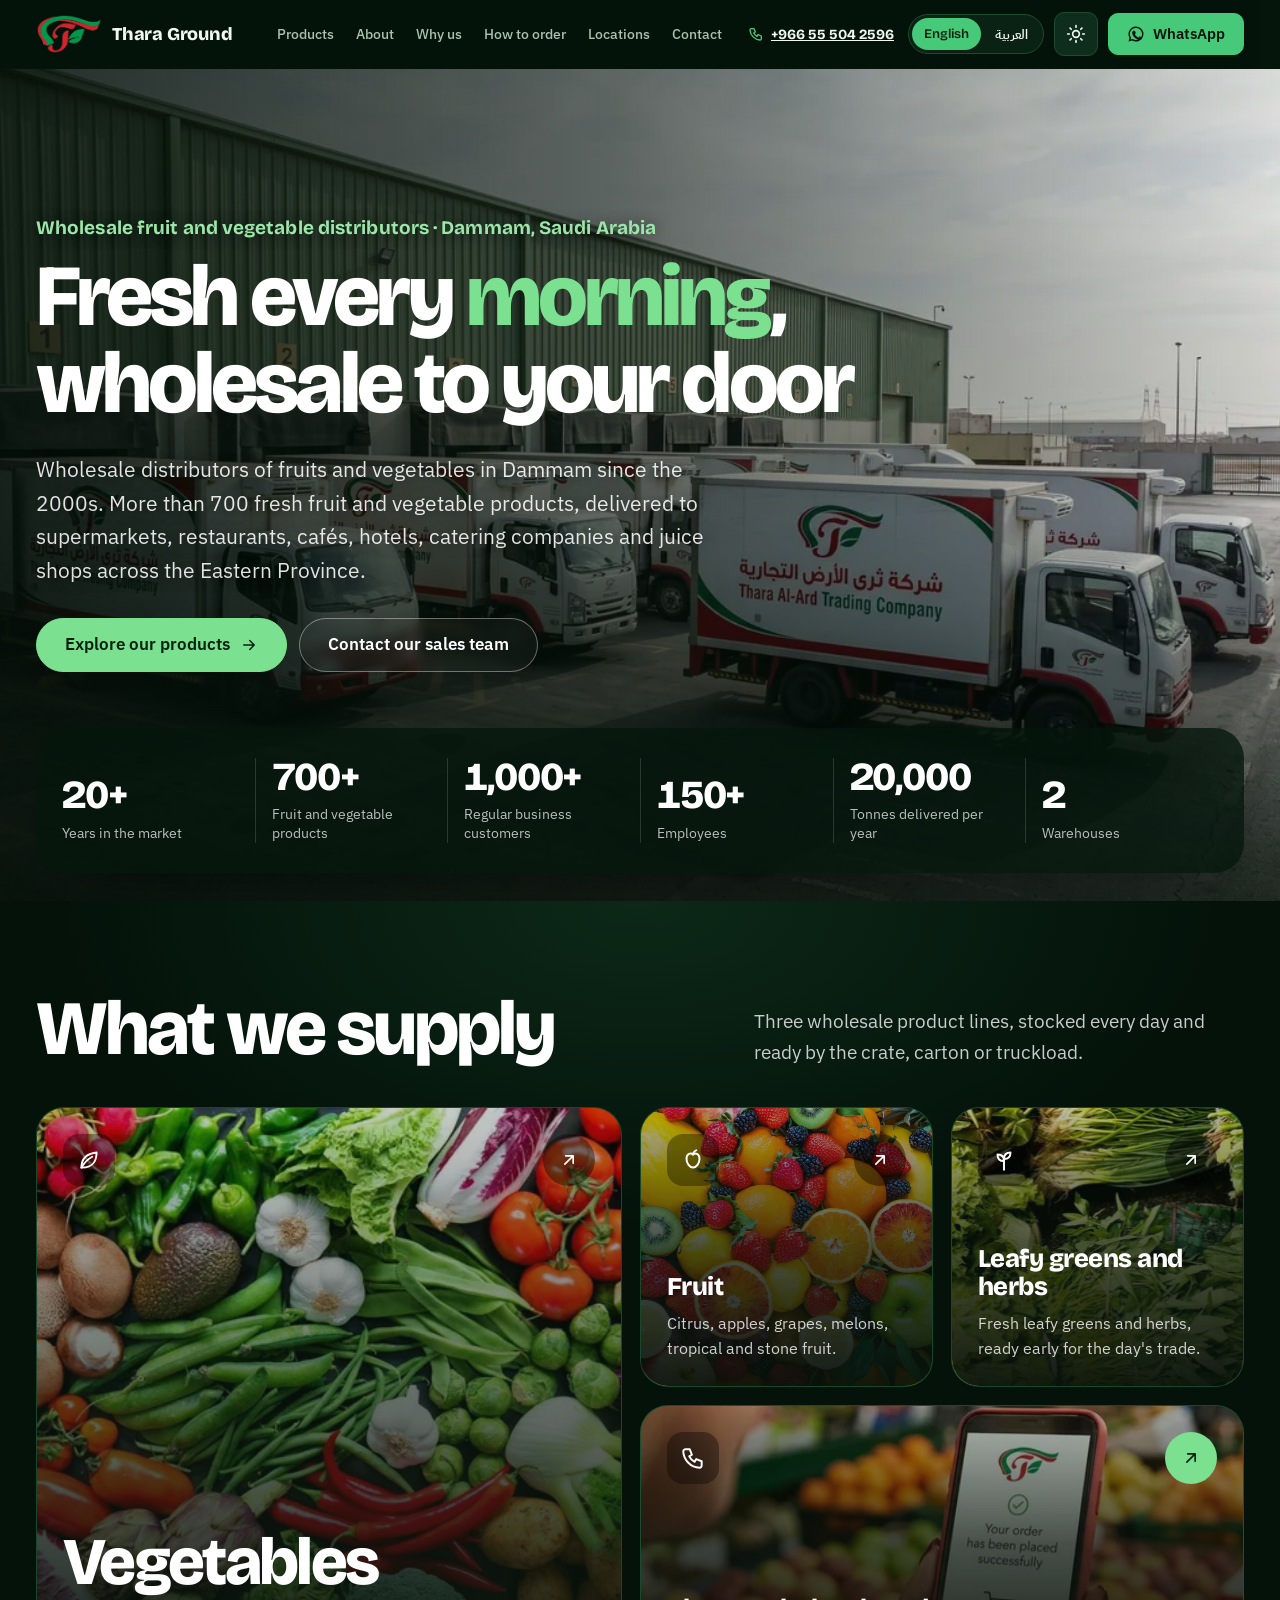
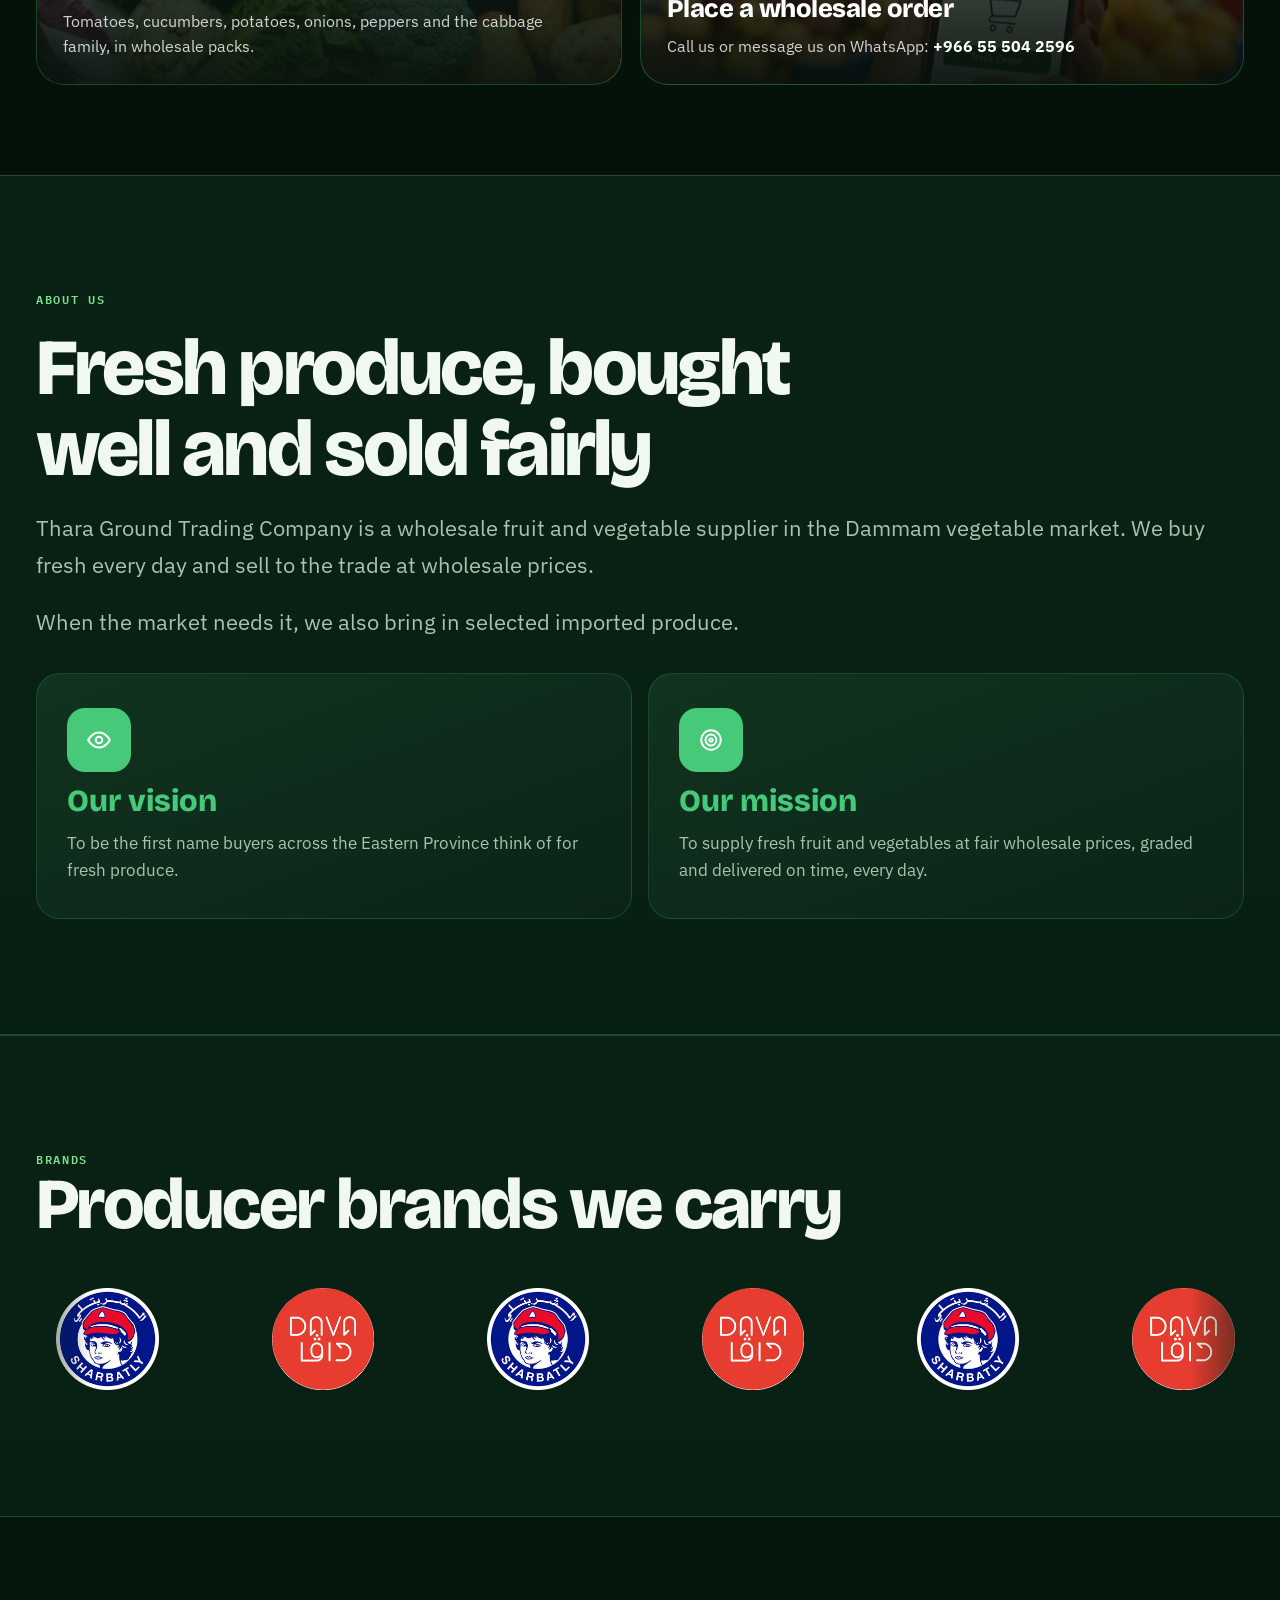
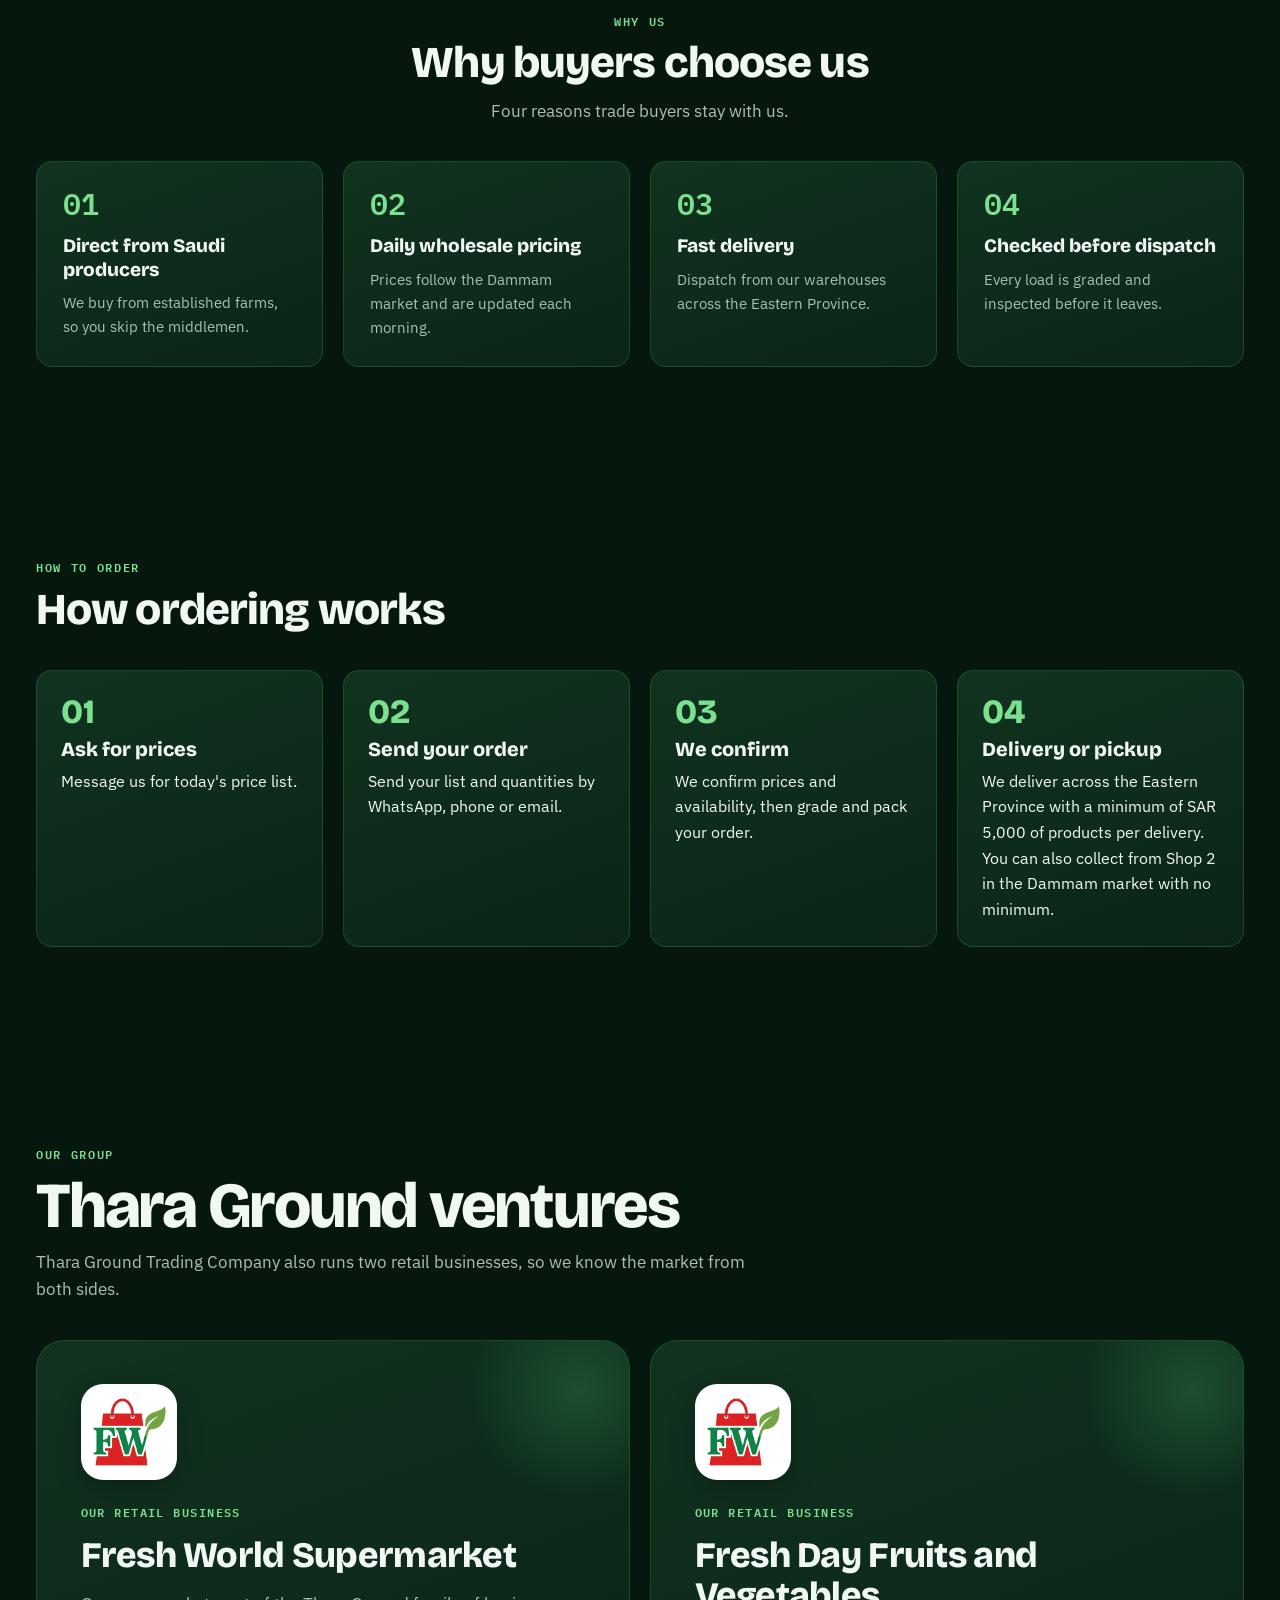
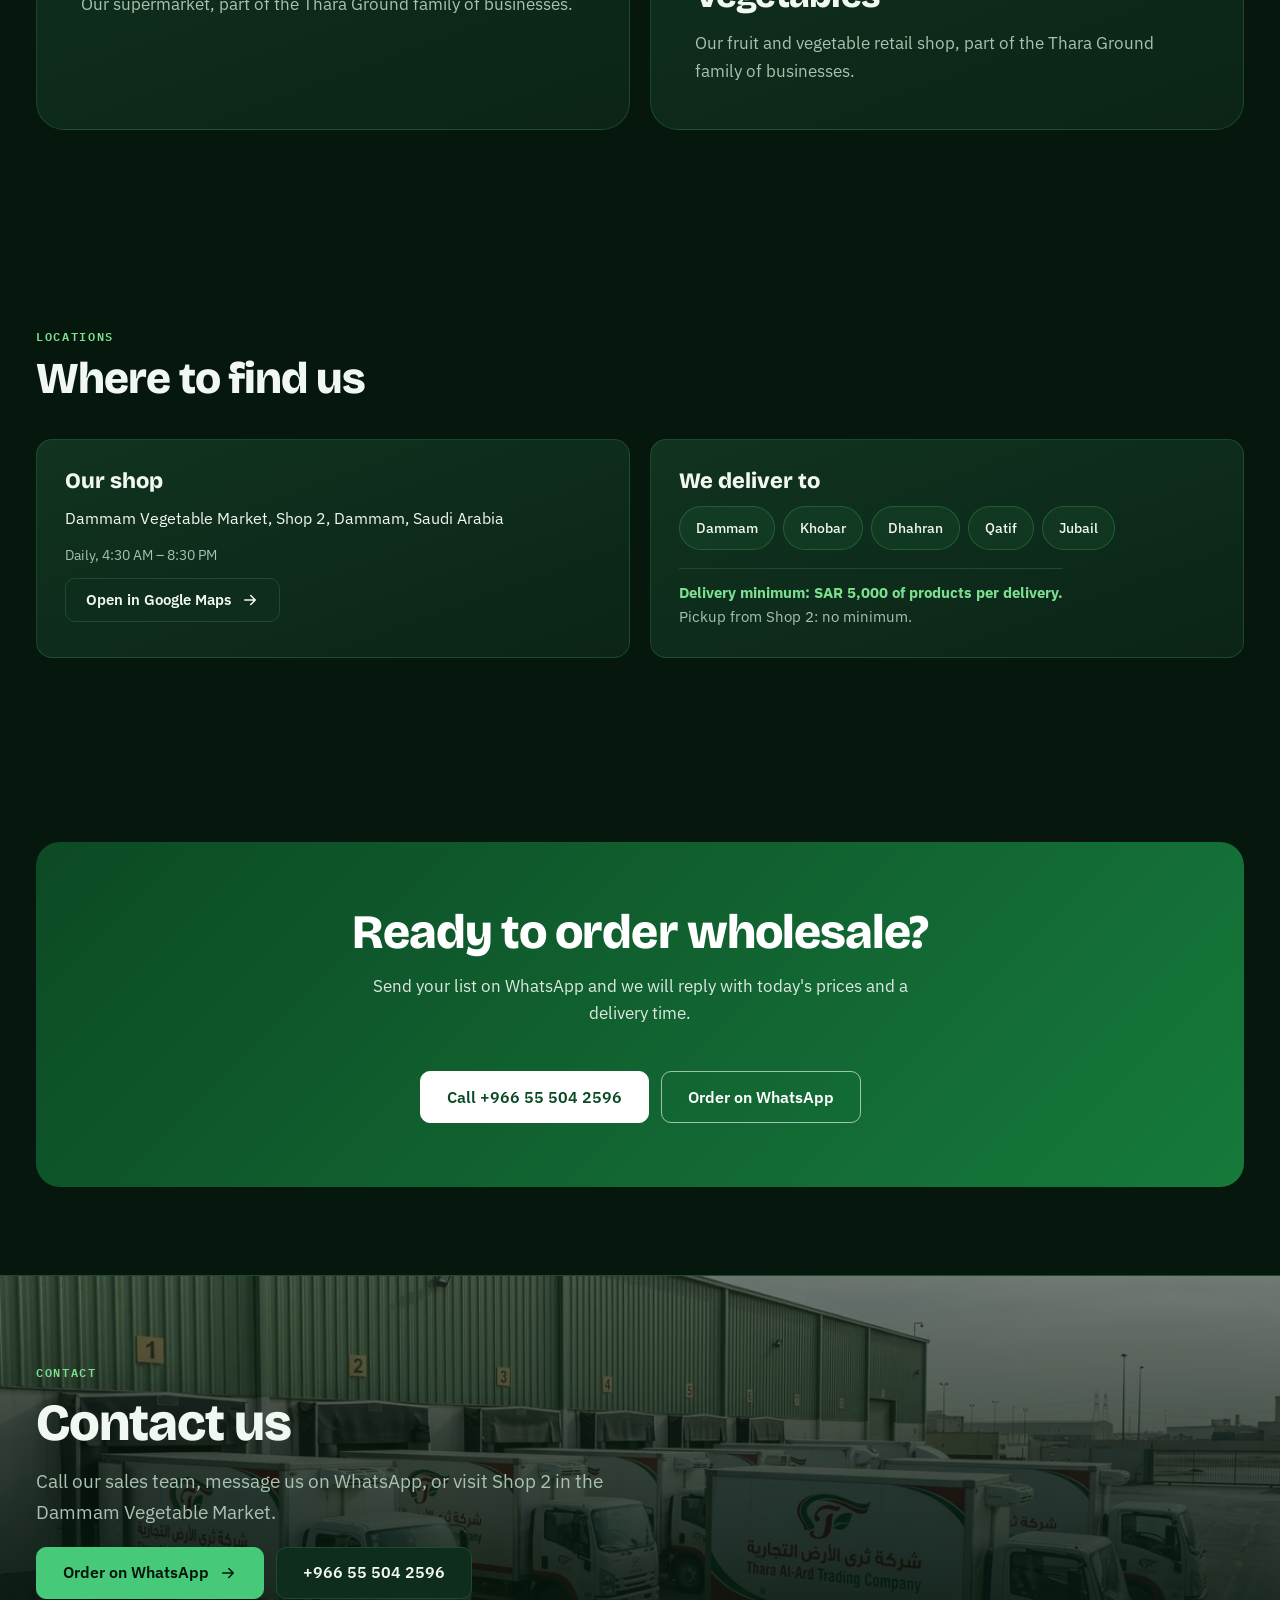
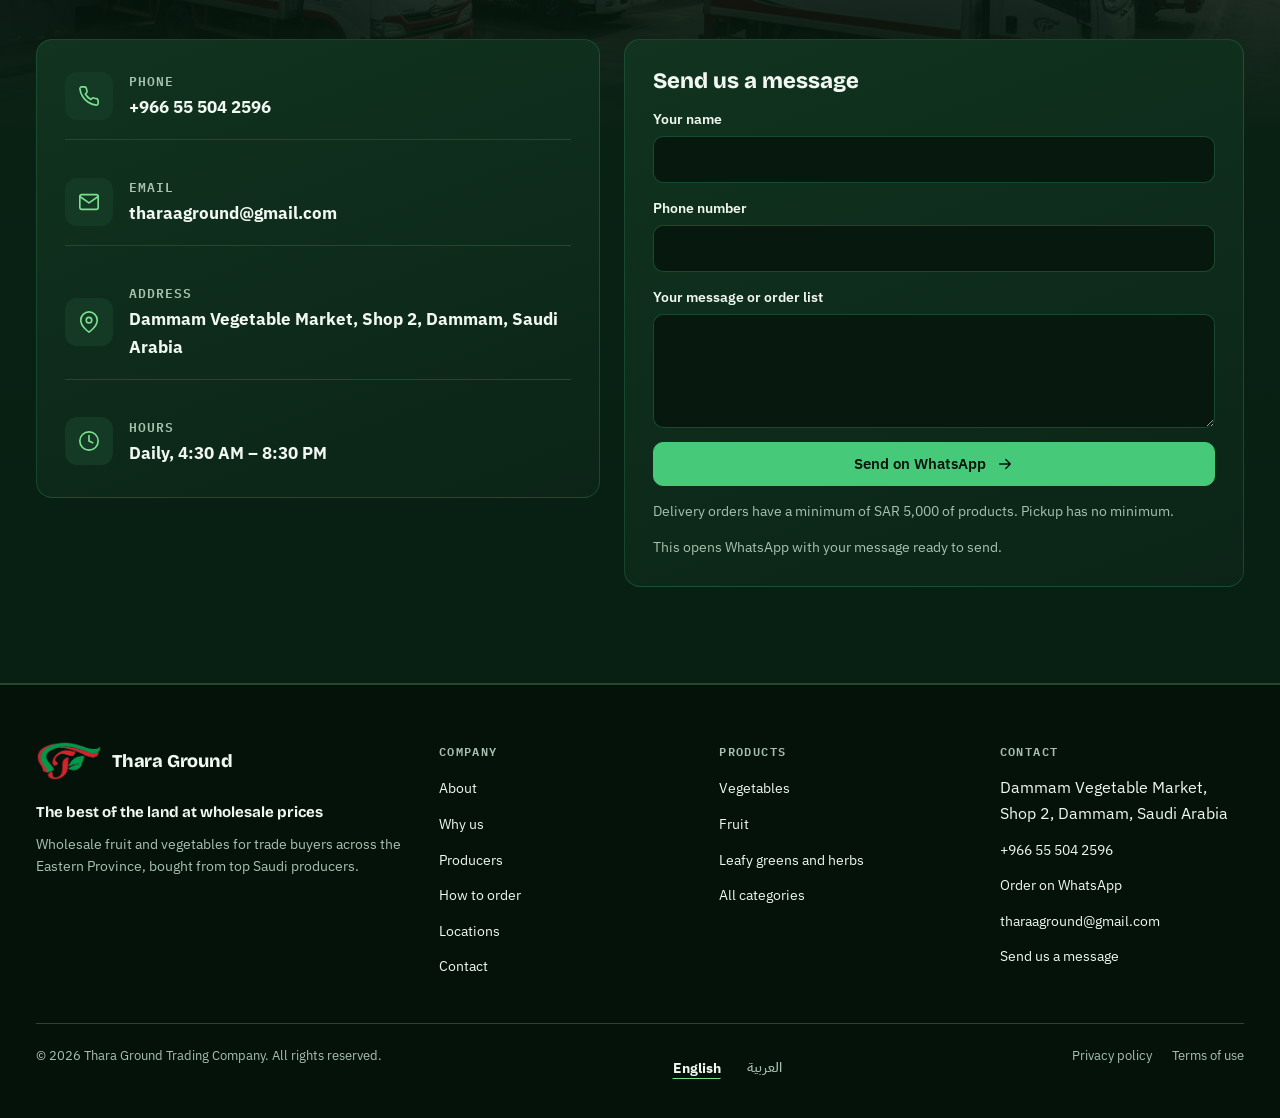
<file: index.html>
<!doctype html>
<html lang="en" dir="ltr" data-theme="dark">
<head>
<meta charset="utf-8">
<meta name="viewport" content="width=device-width, initial-scale=1">
<title>Thara Ground Trading Company | Wholesale fruit and vegetables, Dammam</title>
<meta name="description" content="Wholesale distributors of fruit and vegetables in Dammam since the 2000s. More than 700 products, delivered across the Eastern Province.">
<meta name="theme-color" content="#06170D">
<link rel="canonical" href="https://tharaground.netlify.app/">
<link rel="alternate" hreflang="en" href="https://tharaground.netlify.app/">
<link rel="alternate" hreflang="ar" href="https://tharaground.netlify.app/ar/">
<link rel="alternate" hreflang="x-default" href="https://tharaground.netlify.app/">
<meta property="og:type" content="website">
<meta property="og:locale" content="en_US">
<meta property="og:title" content="Thara Ground Trading Company | Wholesale fruit and vegetables, Dammam">
<meta property="og:description" content="Wholesale distributors of fruit and vegetables in Dammam since the 2000s. More than 700 products, delivered across the Eastern Province.">
<link rel="icon" href="assets/img/favicon.png" type="image/png">
<link rel="preconnect" href="https://fonts.googleapis.com">
<link rel="preconnect" href="https://fonts.gstatic.com" crossorigin>
<link rel="stylesheet" href="https://fonts.googleapis.com/css2?family=Bricolage+Grotesque:wght@600;800&family=IBM+Plex+Mono:wght@500;600&family=IBM+Plex+Sans+Arabic:wght@400;500;600;700&family=IBM+Plex+Sans:wght@400;500;600&display=swap">
<link rel="stylesheet" href="assets/css/styles.css">
<script>(function(){var d=document.documentElement;d.classList.add('js');var s=function(k){try{return localStorage.getItem(k)}catch(e){return null}};d.setAttribute('data-theme',s('theme')==='light'?'light':'dark');var l=d.getAttribute('data-page-lang');if(!l){l=s('lang');if(l!=='ar'&&l!=='en'){var n=(navigator.language||'en').toLowerCase();l=n.indexOf('ar')===0?'ar':'en'}}d.lang=l;d.dir=l==='ar'?'rtl':'ltr';if(l!=='en')d.classList.add('relang');setTimeout(function(){d.classList.add('reveal-all')},4000)})();</script>
<script type="application/ld+json">{"@context":"https://schema.org","@type":["LocalBusiness","WholesaleStore"],"@id":"https://tharaground.netlify.app/#business","name":"Thara Ground Trading Company","alternateName":"Thara Ground","url":"https://tharaground.netlify.app/","image":"https://tharaground.netlify.app/assets/img/logo.png","telephone":"+966555042596","email":"tharaaground@gmail.com","address":{"@type":"PostalAddress","streetAddress":"Dammam Vegetable Market, Shop 2, Dammam, Saudi Arabia","addressLocality":"Dammam","addressCountry":"SA"},"openingHoursSpecification":[{"@type":"OpeningHoursSpecification","dayOfWeek":["Monday","Tuesday","Wednesday","Thursday","Friday","Saturday","Sunday"],"opens":"04:30","closes":"20:30"}],"areaServed":[{"@type":"City","name":"Dammam"},{"@type":"City","name":"Khobar"},{"@type":"City","name":"Dhahran"},{"@type":"City","name":"Qatif"},{"@type":"City","name":"Jubail"}],"hasMap":"https://www.google.com/maps/search/?api=1&query=Dammam+Vegetable+Market","inLanguage":"en"}</script>
<noscript><style>.relang #app{visibility:visible}.js .reveal{opacity:1;transform:none}</style></noscript>
</head>
<body data-page="home" data-slug="" data-base="" data-alt="ar/index.html">
<div id="app"><a class="skip" href="#main">Skip to content</a><header class="site-header" id="siteHeader"><div class="wrap hdr"><a class="logo" href="index.html"><img class="logo-mark" src="assets/img/logo.png" alt="Thara Ground logo" width="66" height="40"><span class="logo-text"><b>Thara Ground</b><small>The best of the land at wholesale prices</small></span></a><nav class="nav" id="nav" aria-label="Main navigation"><div class="nav-dd"><a href="#supply">Products</a><div class="mega" role="group" aria-label="Products"><div class="mega-list"><a href="products/veg.html"><b>Vegetables</b><span>Tomatoes, cucumbers, potatoes, onions, peppers and the cabbage family, in wholesale packs.</span></a><a href="products/fruit.html"><b>Fruit</b><span>Citrus, apples, grapes, melons, tropical and stone fruit.</span></a><a href="products/leafy.html"><b>Leafy greens and herbs</b><span>Fresh leafy greens and herbs, ready early for the day&#39;s trade.</span></a></div><div class="mega-shop"><b>Our shop</b><span>Dammam Vegetable Market, Shop 2, Dammam, Saudi Arabia</span><a href="https://www.google.com/maps/search/?api=1&query=Dammam+Vegetable+Market" target="_blank" rel="noopener">Open in Google Maps</a></div></div></div><a href="#about">About</a><a href="#why">Why us</a><a href="#how">How to order</a><a href="#locations">Locations</a><a href="contact.html">Contact</a><div class="nav-extra"><a class="nav-tel" href="tel:+966555042596" dir="ltr"><svg viewBox="0 0 24 24" width="16" height="16" fill="none" stroke="currentColor" stroke-width="2" stroke-linecap="round" stroke-linejoin="round" aria-hidden="true"><path d="M5 4h4l2 5-2.5 1.5a11 11 0 0 0 5 5L15 13l5 2v4a2 2 0 0 1-2 2A16 16 0 0 1 3 6a2 2 0 0 1 2-2z"/></svg>+966 55 504 2596</a><div class="lang-sw" role="group" aria-label="Language"><button type="button" data-lang="en" lang="en" aria-pressed="true">English</button><button type="button" data-lang="ar" lang="ar" aria-pressed="false">العربية</button></div></div><a class="btn primary nav-portal" href="https://wa.me/966555042596?text=Hi%2C%20I%20need%20a%20quotation." target="_blank" rel="noopener">Order on WhatsApp</a></nav><div class="hdr-actions"><a class="hdr-phone" href="tel:+966555042596" dir="ltr"><svg viewBox="0 0 24 24" width="16" height="16" fill="none" stroke="currentColor" stroke-width="2" stroke-linecap="round" stroke-linejoin="round" aria-hidden="true"><path d="M5 4h4l2 5-2.5 1.5a11 11 0 0 0 5 5L15 13l5 2v4a2 2 0 0 1-2 2A16 16 0 0 1 3 6a2 2 0 0 1 2-2z"/></svg>+966 55 504 2596</a><div class="lang-sw" role="group" aria-label="Language"><button type="button" data-lang="en" lang="en" aria-pressed="true">English</button><button type="button" data-lang="ar" lang="ar" aria-pressed="false">العربية</button></div><button type="button" class="icon-btn theme-btn" id="themeBtn" aria-label="Switch between dark and light mode"><svg viewBox="0 0 24 24" width="20" height="20" fill="none" stroke="currentColor" stroke-width="2" stroke-linecap="round" aria-hidden="true"><circle cx="12" cy="12" r="4"/><path d="M12 2v2M12 20v2M4.9 4.9l1.4 1.4M17.7 17.7l1.4 1.4M2 12h2M20 12h2M4.9 19.1l1.4-1.4M17.7 6.3l1.4-1.4"/></svg><svg viewBox="0 0 24 24" width="20" height="20" fill="none" stroke="currentColor" stroke-width="2" stroke-linecap="round" stroke-linejoin="round" aria-hidden="true"><path d="M21 12.8A9 9 0 1 1 11.2 3a7 7 0 0 0 9.8 9.8z"/></svg></button><a class="btn primary hdr-portal" href="https://wa.me/966555042596?text=Hi%2C%20I%20need%20a%20quotation." target="_blank" rel="noopener"><svg viewBox="0 0 24 24" width="18" height="18" fill="currentColor" aria-hidden="true"><path d="M12 2a10 10 0 0 0-8.6 15.1L2 22l5-1.3A10 10 0 1 0 12 2zm0 2a8 8 0 1 1-4.2 14.8l-.4-.2-2.6.7.7-2.5-.3-.4A8 8 0 0 1 12 4zm-3 3.5c-.3 0-.7.1-1 .5-.4.5-1.1 1.2-1.1 2.8s1.2 3.2 1.3 3.4c.2.2 2.3 3.6 5.6 4.9 2.8 1.1 3.3.9 3.9.8.6 0 2-.8 2.2-1.6.3-.8.3-1.5.2-1.6-.1-.2-.3-.3-.7-.5l-2-1c-.3-.1-.5-.2-.7.2l-.9 1.1c-.2.2-.3.2-.7.1-.3-.2-1.4-.5-2.6-1.6-1-.9-1.6-2-1.8-2.3-.2-.3 0-.5.1-.7l.5-.6c.1-.2.2-.3.3-.5.1-.2 0-.4 0-.6l-.9-2.2c-.2-.5-.5-.5-.7-.5z"/></svg>WhatsApp</a><button type="button" class="icon-btn menu-btn" id="menuBtn" aria-expanded="false" aria-controls="nav" aria-label="Open menu"><svg viewBox="0 0 24 24" width="22" height="22" fill="none" stroke="currentColor" stroke-width="2" stroke-linecap="round" aria-hidden="true"><path d="M4 7h16M4 12h16M4 17h16"/></svg><svg viewBox="0 0 24 24" width="22" height="22" fill="none" stroke="currentColor" stroke-width="2" stroke-linecap="round" aria-hidden="true"><path d="M6 6l12 12M18 6L6 18"/></svg></button></div></div></header><main id="main"><section class="hero" id="top" aria-labelledby="heroTitle"><div class="hero-media" aria-hidden="true"><img class="hero-img" src="assets/img/hero.webp" alt="Thara Ground delivery trucks at the Dammam wholesale market" width="1600" height="900" fetchpriority="high" decoding="async"></div><div class="hero-shade" aria-hidden="true"></div><div class="wrap hero-in"><div class="hero-copy" role="tabpanel"><p class="hero-eyebrow">Wholesale fruit and vegetable distributors · Dammam, Saudi Arabia</p><h1 id="heroTitle">Fresh every <em class="accent">morning</em>, wholesale to your door</h1><p class="lead" id="heroSub">Wholesale distributors of fruits and vegetables in Dammam since the 2000s. More than 700 fresh fruit and vegetable products, delivered to supermarkets, restaurants, cafés, hotels, catering companies and juice shops across the Eastern Province.</p><div class="cta"><a class="btn primary lg" href="#supply">Explore our products<svg class="arr" viewBox="0 0 24 24" width="18" height="18" fill="none" stroke="currentColor" stroke-width="2" stroke-linecap="round" stroke-linejoin="round" aria-hidden="true"><path d="M5 12h14M13 6l6 6-6 6"/></svg></a><a class="btn outline lg" href="contact.html">Contact our sales team</a></div></div><dl class="hero-stats" aria-label="Key numbers"><div class="stat"><dt>Years in the market</dt><dd><span class="count" dir="ltr" data-to="20" data-suffix="+">20+</span></dd></div><div class="stat"><dt>Fruit and vegetable products</dt><dd><span class="count" dir="ltr" data-to="700" data-suffix="+">700+</span></dd></div><div class="stat"><dt>Regular business customers</dt><dd><span class="count" dir="ltr" data-to="1000" data-suffix="+">1,000+</span></dd></div><div class="stat"><dt>Employees</dt><dd><span class="count" dir="ltr" data-to="150" data-suffix="+">150+</span></dd></div><div class="stat"><dt>Tonnes delivered per year</dt><dd><span class="count" dir="ltr" data-to="20000" data-suffix="">20,000</span></dd></div><div class="stat"><dt>Warehouses</dt><dd><span class="count" dir="ltr" data-to="2" data-suffix="">2</span></dd></div></dl></div></section><section class="sec dark" id="supply" aria-labelledby="supplyT"><div class="wrap"><div class="sup-head reveal"><h2 class="title" id="supplyT">What we supply</h2><p>Three wholesale product lines, stocked every day and ready by the crate, carton or truckload.</p></div><div class="bento"><a class="bn bn-veg bn-big reveal" style="--i:0" href="products/veg.html"><span class="bn-bg" aria-hidden="true"><img src="assets/img/vegetables.webp" data-fallback="assets/img/cat/tomatoes.svg" alt="Fresh vegetables wholesale at Thara Ground, Dammam" width="800" height="600" loading="lazy" decoding="async"></span><span class="bn-top"><span class="bn-ic"><svg viewBox="0 0 24 24" width="26" height="26" fill="none" stroke="currentColor" stroke-width="1.8" stroke-linecap="round" stroke-linejoin="round" aria-hidden="true"><path d="M5 19c0-8 5-13 14-14 0 9-5 14-13 14z"/><path d="M5 19c3-5 6-8 10-10"/></svg></span><span class="bn-go"><svg class="ur" viewBox="0 0 24 24" width="20" height="20" fill="none" stroke="currentColor" stroke-width="2" stroke-linecap="round" stroke-linejoin="round" aria-hidden="true"><path d="M7 17L17 7M8 7h9v9"/></svg></span></span><span class="bn-body"><span class="bn-t">Vegetables</span><span class="bn-d">Tomatoes, cucumbers, potatoes, onions, peppers and the cabbage family, in wholesale packs.</span></span></a><a class="bn bn-fruit reveal" style="--i:1" href="products/fruit.html"><span class="bn-bg" aria-hidden="true"><img src="assets/img/fruits.webp" data-fallback="assets/img/cat/citrus.svg" alt="Fresh fruit wholesale at Thara Ground, Dammam" width="800" height="600" loading="lazy" decoding="async"></span><span class="bn-top"><span class="bn-ic"><svg viewBox="0 0 24 24" width="26" height="26" fill="none" stroke="currentColor" stroke-width="1.8" stroke-linecap="round" stroke-linejoin="round" aria-hidden="true"><path d="M12 7c-2-2-6-1-6 4 0 4 3 8 6 8s6-4 6-8c0-5-4-6-6-4z"/><path d="M12 7c0-2 1-3 3-4"/></svg></span><span class="bn-go"><svg class="ur" viewBox="0 0 24 24" width="20" height="20" fill="none" stroke="currentColor" stroke-width="2" stroke-linecap="round" stroke-linejoin="round" aria-hidden="true"><path d="M7 17L17 7M8 7h9v9"/></svg></span></span><span class="bn-body"><span class="bn-t">Fruit</span><span class="bn-d">Citrus, apples, grapes, melons, tropical and stone fruit.</span></span></a><a class="bn bn-leafy reveal" style="--i:2" href="products/leafy.html"><span class="bn-bg" aria-hidden="true"><img src="assets/img/leafy.webp" data-fallback="assets/img/cat/leafy-herbs.svg" alt="Fresh leafy greens and herbs at Thara Ground, Dammam" width="800" height="600" loading="lazy" decoding="async"></span><span class="bn-top"><span class="bn-ic"><svg viewBox="0 0 24 24" width="26" height="26" fill="none" stroke="currentColor" stroke-width="1.8" stroke-linecap="round" stroke-linejoin="round" aria-hidden="true"><path d="M12 21V9"/><path d="M12 13c-4 0-6-2-6-6 4 0 6 2 6 6z"/><path d="M12 11c0-4 2-6 6-6 0 4-2 6-6 6z"/></svg></span><span class="bn-go"><svg class="ur" viewBox="0 0 24 24" width="20" height="20" fill="none" stroke="currentColor" stroke-width="2" stroke-linecap="round" stroke-linejoin="round" aria-hidden="true"><path d="M7 17L17 7M8 7h9v9"/></svg></span></span><span class="bn-body"><span class="bn-t">Leafy greens and herbs</span><span class="bn-d">Fresh leafy greens and herbs, ready early for the day&#39;s trade.</span></span></a><a class="bn bn-order reveal" style="--i:4" href="tel:+966555042596"><span class="bn-bg" aria-hidden="true"><img src="assets/img/order.webp" alt="Ordering fresh fruit and vegetables by phone from Thara Ground" width="800" height="446" loading="lazy" decoding="async"></span><span class="bn-top"><span class="bn-ic"><svg viewBox="0 0 24 24" width="26" height="26" fill="none" stroke="currentColor" stroke-width="1.8" stroke-linecap="round" stroke-linejoin="round" aria-hidden="true"><path d="M5 4h4l2 5-2.5 1.5a11 11 0 0 0 5 5L15 13l5 2v4a2 2 0 0 1-2 2A16 16 0 0 1 3 6a2 2 0 0 1 2-2z"/></svg></span><span class="bn-go acc"><svg class="ur" viewBox="0 0 24 24" width="20" height="20" fill="none" stroke="currentColor" stroke-width="2" stroke-linecap="round" stroke-linejoin="round" aria-hidden="true"><path d="M7 17L17 7M8 7h9v9"/></svg></span></span><span class="bn-body"><span class="bn-t">Place a wholesale order</span><span class="bn-d">Call us or message us on WhatsApp: <b dir="ltr">+966 55 504 2596</b></span></span></a></div></div></section><section class="sec alt" id="about" aria-labelledby="aboutT"><div class="wrap about-grid about-solo"><div class="about-text reveal"><p class="eyebrow">About us</p><h2 class="title" id="aboutT">Fresh produce, bought well and sold fairly</h2><p>Thara Ground Trading Company is a wholesale fruit and vegetable supplier in the Dammam vegetable market. We buy fresh every day and sell to the trade at wholesale prices.</p><p>When the market needs it, we also bring in selected imported produce.</p><div class="vm"><div class="card vm-card"><span class="vm-ic" aria-hidden="true"><svg viewBox="0 0 24 24" width="26" height="26" fill="none" stroke="currentColor" stroke-width="1.8" stroke-linecap="round" stroke-linejoin="round"><path d="M2 12s3.6-7 10-7 10 7 10 7-3.6 7-10 7S2 12 2 12z"/><circle cx="12" cy="12" r="3"/></svg></span><h3>Our vision</h3><p>To be the first name buyers across the Eastern Province think of for fresh produce.</p></div><div class="card vm-card"><span class="vm-ic" aria-hidden="true"><svg viewBox="0 0 24 24" width="26" height="26" fill="none" stroke="currentColor" stroke-width="1.8" stroke-linecap="round" stroke-linejoin="round"><circle cx="12" cy="12" r="9"/><circle cx="12" cy="12" r="5"/><circle cx="12" cy="12" r="1.5"/></svg></span><h3>Our mission</h3><p>To supply fresh fruit and vegetables at fair wholesale prices, graded and delivered on time, every day.</p></div></div></div></div></section><section class="sec alt" id="brands" aria-labelledby="brandsT"><div class="wrap"><div class="sec-head row reveal"><div><p class="eyebrow">Brands</p><h2 class="title" id="brandsT">Producer brands we carry</h2></div></div></div><div class="mq-wrap"><div class="marquee " dir="ltr"><div class="marquee-track"><ul role="list" aria-label="Producer brands we carry"><li><img class="logo-img" src="assets/img/sharbatly.png" alt="Sharbatly Fruit" loading="lazy" height="40"></li><li><img class="logo-img" src="assets/img/dawa.png" alt="Dawa Agriculture" loading="lazy" height="40"></li><li><img class="logo-img" src="assets/img/sharbatly.png" alt="Sharbatly Fruit" loading="lazy" height="40"></li><li><img class="logo-img" src="assets/img/dawa.png" alt="Dawa Agriculture" loading="lazy" height="40"></li><li><img class="logo-img" src="assets/img/sharbatly.png" alt="Sharbatly Fruit" loading="lazy" height="40"></li><li><img class="logo-img" src="assets/img/dawa.png" alt="Dawa Agriculture" loading="lazy" height="40"></li><li><img class="logo-img" src="assets/img/sharbatly.png" alt="Sharbatly Fruit" loading="lazy" height="40"></li><li><img class="logo-img" src="assets/img/dawa.png" alt="Dawa Agriculture" loading="lazy" height="40"></li></ul><ul aria-hidden="true"><li><img class="logo-img" src="assets/img/sharbatly.png" alt="Sharbatly Fruit" loading="lazy" height="40"></li><li><img class="logo-img" src="assets/img/dawa.png" alt="Dawa Agriculture" loading="lazy" height="40"></li><li><img class="logo-img" src="assets/img/sharbatly.png" alt="Sharbatly Fruit" loading="lazy" height="40"></li><li><img class="logo-img" src="assets/img/dawa.png" alt="Dawa Agriculture" loading="lazy" height="40"></li><li><img class="logo-img" src="assets/img/sharbatly.png" alt="Sharbatly Fruit" loading="lazy" height="40"></li><li><img class="logo-img" src="assets/img/dawa.png" alt="Dawa Agriculture" loading="lazy" height="40"></li><li><img class="logo-img" src="assets/img/sharbatly.png" alt="Sharbatly Fruit" loading="lazy" height="40"></li><li><img class="logo-img" src="assets/img/dawa.png" alt="Dawa Agriculture" loading="lazy" height="40"></li></ul></div></div></div></section><section class="sec" id="why" aria-labelledby="whyT"><div class="wrap"><div class="sec-head reveal center"><p class="eyebrow">Why us</p><h2 class="title" id="whyT">Why buyers choose us</h2><p class="sub">Four reasons trade buyers stay with us.</p></div><div class="grid-4"><article class="card info-card reveal" style="--i:0"><span class="why-n">01</span><h3>Direct from Saudi producers</h3><p>We buy from established farms, so you skip the middlemen.</p></article><article class="card info-card reveal" style="--i:1"><span class="why-n">02</span><h3>Daily wholesale pricing</h3><p>Prices follow the Dammam market and are updated each morning.</p></article><article class="card info-card reveal" style="--i:2"><span class="why-n">03</span><h3>Fast delivery</h3><p>Dispatch from our warehouses across the Eastern Province.</p></article><article class="card info-card reveal" style="--i:3"><span class="why-n">04</span><h3>Checked before dispatch</h3><p>Every load is graded and inspected before it leaves.</p></article></div></div></section><section class="sec" id="how" aria-labelledby="howT"><div class="wrap"><div class="sec-head reveal"><p class="eyebrow">How to order</p><h2 class="title" id="howT">How ordering works</h2></div><ol class="steps" role="list"><li class="step card reveal" style="--i:0"><span class="step-n">01</span><h3>Ask for prices</h3><p>Message us for today&#39;s price list.</p></li><li class="step card reveal" style="--i:1"><span class="step-n">02</span><h3>Send your order</h3><p>Send your list and quantities by WhatsApp, phone or email.</p></li><li class="step card reveal" style="--i:2"><span class="step-n">03</span><h3>We confirm</h3><p>We confirm prices and availability, then grade and pack your order.</p></li><li class="step card reveal" style="--i:3"><span class="step-n">04</span><h3>Delivery or pickup</h3><p>We deliver across the Eastern Province with a minimum of SAR 5,000 of products per delivery. You can also collect from Shop 2 in the Dammam market with no minimum.</p></li></ol></div></section><section class="sec" id="ventures" aria-labelledby="grpT"><div class="wrap"><div class="sec-head reveal"><p class="eyebrow">Our group</p><h2 class="title" id="grpT">Thara Ground ventures</h2><p class="sub">Thara Ground Trading Company also runs two retail businesses, so we know the market from both sides.</p></div><div class="grid-2 vent-grid"><article class="card vent-card reveal" style="--i:0"><span class="vent-logo"><img src="assets/img/freshday.png" alt="Fresh Day Fruits and Vegetables logo" width="417" height="398" loading="lazy" decoding="async"></span><p class="vent-tag">Our retail business</p><h3>Fresh World Supermarket</h3><p>Our supermarket, part of the Thara Ground family of businesses.</p></article><article class="card vent-card reveal" style="--i:1"><span class="vent-logo"><img src="assets/img/freshday.png" alt="Fresh Day Fruits and Vegetables logo" width="417" height="398" loading="lazy" decoding="async"></span><p class="vent-tag">Our retail business</p><h3>Fresh Day Fruits and Vegetables</h3><p>Our fruit and vegetable retail shop, part of the Thara Ground family of businesses.</p></article></div></div></section><section class="sec" id="locations" aria-labelledby="locT"><div class="wrap"><div class="sec-head reveal"><p class="eyebrow">Locations</p><h2 class="title" id="locT">Where to find us</h2></div><div class="grid-2"><article class="card loc-card reveal"><h3>Our shop</h3><p>Dammam Vegetable Market, Shop 2, Dammam, Saudi Arabia</p><p class="muted">Daily, 4:30 AM – 8:30 PM</p><a class="btn" href="https://www.google.com/maps/search/?api=1&query=Dammam+Vegetable+Market" target="_blank" rel="noopener">Open in Google Maps<svg class="arr" viewBox="0 0 24 24" width="18" height="18" fill="none" stroke="currentColor" stroke-width="2" stroke-linecap="round" stroke-linejoin="round" aria-hidden="true"><path d="M5 12h14M13 6l6 6-6 6"/></svg></a></article><article class="card loc-card reveal" style="--i:1"><h3>We deliver to</h3><ul class="chips" role="list"><li class="chip">Dammam</li><li class="chip">Khobar</li><li class="chip">Dhahran</li><li class="chip">Qatif</li><li class="chip">Jubail</li></ul><p class="order-min"><strong>Delivery minimum: SAR 5,000 of products per delivery.</strong><br>Pickup from Shop 2: no minimum.</p></article></div></div></section><section class="cta-band" id="order" aria-labelledby="ctaT"><div class="wrap"><div class="cta-in reveal"><h2 id="ctaT">Ready to order wholesale?</h2><p>Send your list on WhatsApp and we will reply with today&#39;s prices and a delivery time.</p><div class="cta"><a class="btn light lg" href="tel:+966555042596" dir="ltr">Call +966 55 504 2596</a><a class="btn ghost-light lg" href="https://wa.me/966555042596?text=Hi%2C%20I%20need%20a%20quotation." target="_blank" rel="noopener">Order on WhatsApp</a></div></div></div></section><section class="sec alt ct-sec" id="contact" aria-labelledby="contactT"><div class="ct-banner"><img class="ct-bg" src="assets/img/hero.webp" alt="" loading="lazy" decoding="async"><div class="wrap ct-head"><p class="eyebrow">Contact</p><h2 class="title" id="contactT">Contact us</h2><p class="lead">Call our sales team, message us on WhatsApp, or visit Shop 2 in the Dammam Vegetable Market.</p><div class="cta"><a class="btn primary lg" href="https://wa.me/966555042596?text=Hi%2C%20I%20need%20a%20quotation." target="_blank" rel="noopener">Order on WhatsApp<svg class="arr" viewBox="0 0 24 24" width="18" height="18" fill="none" stroke="currentColor" stroke-width="2" stroke-linecap="round" stroke-linejoin="round" aria-hidden="true"><path d="M5 12h14M13 6l6 6-6 6"/></svg></a><a class="btn lg" href="tel:+966555042596" dir="ltr">+966 55 504 2596</a></div></div></div><div class="wrap ct-body"><dl class="contact-list card ct-card"><div class="ct-row"><span class="ct-ic"><svg viewBox="0 0 24 24" width="22" height="22" fill="none" stroke="currentColor" stroke-width="1.8" stroke-linecap="round" stroke-linejoin="round" aria-hidden="true"><path d="M22 16.9v3a2 2 0 0 1-2.2 2 19.8 19.8 0 0 1-8.6-3.1 19.5 19.5 0 0 1-6-6A19.8 19.8 0 0 1 2.1 4.2 2 2 0 0 1 4.1 2h3a2 2 0 0 1 2 1.7c.1.9.4 1.8.7 2.7a2 2 0 0 1-.5 2.1L8 9.8a16 16 0 0 0 6 6l1.3-1.3a2 2 0 0 1 2.1-.4c.9.3 1.8.6 2.7.7a2 2 0 0 1 1.7 2z"/></svg></span><div><dt>Phone</dt><dd><a href="tel:+966555042596" dir="ltr">+966 55 504 2596</a></dd></div></div><div class="ct-row"><span class="ct-ic"><svg viewBox="0 0 24 24" width="22" height="22" fill="none" stroke="currentColor" stroke-width="1.8" stroke-linecap="round" stroke-linejoin="round" aria-hidden="true"><rect x="2" y="4" width="20" height="16" rx="2"/><path d="M22 6l-10 7L2 6"/></svg></span><div><dt>Email</dt><dd><a href="mailto:tharaaground@gmail.com">tharaaground@gmail.com</a></dd></div></div><div class="ct-row"><span class="ct-ic"><svg viewBox="0 0 24 24" width="22" height="22" fill="none" stroke="currentColor" stroke-width="1.8" stroke-linecap="round" stroke-linejoin="round" aria-hidden="true"><path d="M21 10c0 7-9 13-9 13s-9-6-9-13a9 9 0 0 1 18 0z"/><circle cx="12" cy="10" r="3"/></svg></span><div><dt>Address</dt><dd><a href="https://www.google.com/maps/search/?api=1&query=Dammam+Vegetable+Market" target="_blank" rel="noopener">Dammam Vegetable Market, Shop 2, Dammam, Saudi Arabia</a></dd></div></div><div class="ct-row"><span class="ct-ic"><svg viewBox="0 0 24 24" width="22" height="22" fill="none" stroke="currentColor" stroke-width="1.8" stroke-linecap="round" stroke-linejoin="round" aria-hidden="true"><circle cx="12" cy="12" r="10"/><path d="M12 6v6l4 2"/></svg></span><div><dt>Hours</dt><dd>Daily, 4:30 AM – 8:30 PM</dd></div></div></dl><form class="card contact-form reveal" id="contactForm" name="contact" method="POST" data-netlify="true" style="--i:1"><input type="hidden" name="form-name" value="contact"><h3>Send us a message</h3><label>Your name<input name="name" autocomplete="name" required></label><label>Phone number<input name="phone" type="tel" autocomplete="tel" dir="ltr"></label><label>Your message or order list<textarea name="msg" rows="4" required></textarea></label><button class="btn primary" type="submit">Send on WhatsApp<svg class="arr" viewBox="0 0 24 24" width="18" height="18" fill="none" stroke="currentColor" stroke-width="2" stroke-linecap="round" stroke-linejoin="round" aria-hidden="true"><path d="M5 12h14M13 6l6 6-6 6"/></svg></button><p class="muted">Delivery orders have a minimum of SAR 5,000 of products. Pickup has no minimum.</p><p class="muted">This opens WhatsApp with your message ready to send.</p><p class="form-status" id="formStatus" role="status" aria-live="polite"></p></form></div></section></main><footer class="site-footer"><div class="wrap"><div class="foot-grid"><div class="foot-brand"><a class="logo" href="index.html"><img class="logo-mark" src="assets/img/logo.png" alt="Thara Ground logo" width="66" height="40" loading="lazy"><span class="logo-text"><b>Thara Ground</b></span></a><p class="foot-tag">The best of the land at wholesale prices</p><p>Wholesale fruit and vegetables for trade buyers across the Eastern Province, bought from top Saudi producers.</p></div><div><h2 class="foot-h">Company</h2><ul><li><a href="#about">About</a></li><li><a href="#why">Why us</a></li><li><a href="#brands">Producers</a></li><li><a href="#how">How to order</a></li><li><a href="#locations">Locations</a></li><li><a href="contact.html">Contact</a></li></ul></div><div><h2 class="foot-h">Products</h2><ul><li><a href="products/veg.html">Vegetables</a></li><li><a href="products/fruit.html">Fruit</a></li><li><a href="products/leafy.html">Leafy greens and herbs</a></li><li><a href="#supply">All categories</a></li></ul></div><div><h2 class="foot-h">Contact</h2><ul class="foot-contact"><li>Dammam Vegetable Market, Shop 2, Dammam, Saudi Arabia</li><li><a href="tel:+966555042596" dir="ltr">+966 55 504 2596</a></li><li><a href="https://wa.me/966555042596?text=Hi%2C%20I%20need%20a%20quotation." target="_blank" rel="noopener">Order on WhatsApp</a></li><li><a href="mailto:tharaaground@gmail.com">tharaaground@gmail.com</a></li><li><a href="contact.html">Send us a message</a></li></ul></div></div><div class="foot-bottom"><p>© 2026 Thara Ground Trading Company. All rights reserved.</p><div class="foot-lang" role="group" aria-label="Language"><button type="button" data-lang="en" lang="en" aria-pressed="true">English</button><button type="button" data-lang="ar" lang="ar" aria-pressed="false">العربية</button></div><p class="foot-legal"><a href="privacy.html">Privacy policy</a><a href="terms.html">Terms of use</a></p></div></div></footer></div>
<script src="assets/js/data.js" defer></script>
<script src="assets/js/i18n.js" defer></script>
<script src="assets/js/render.js" defer></script>
<script src="assets/js/main.js" defer></script>
</body>
</html>
</file>
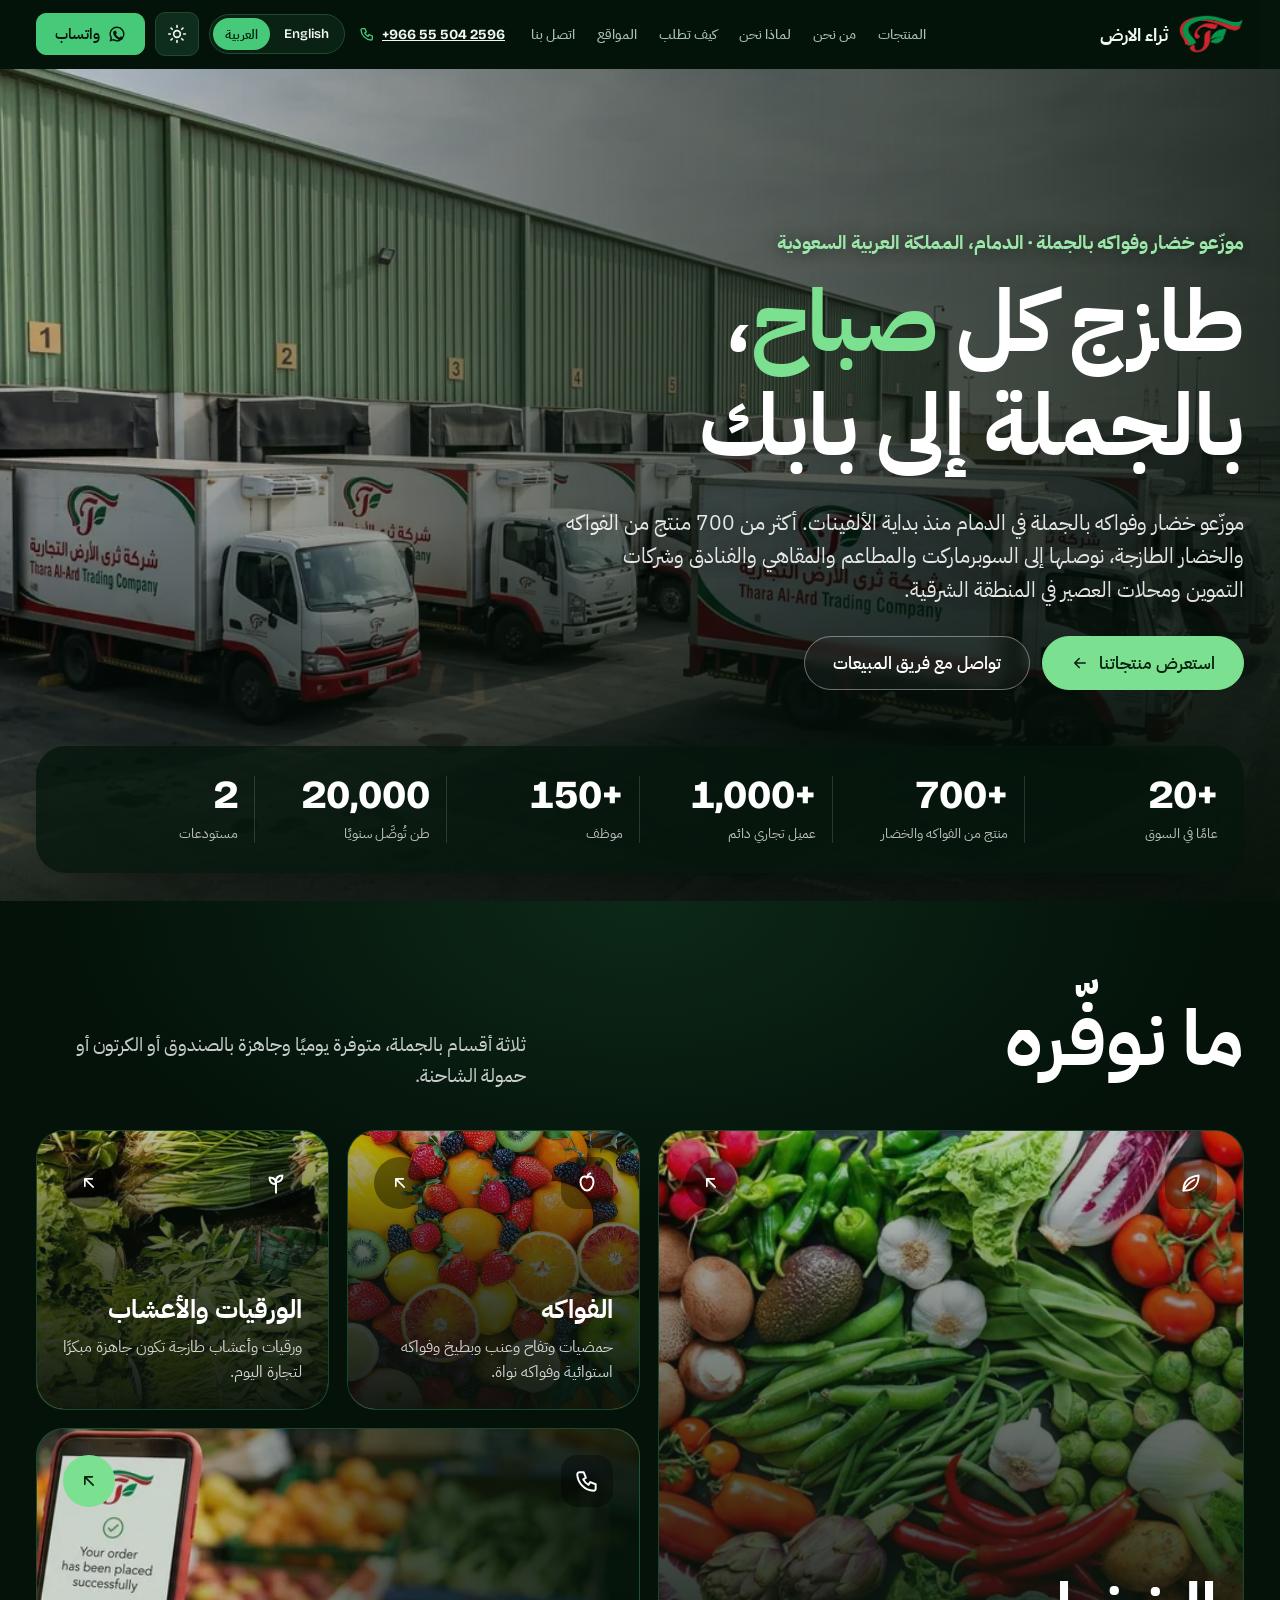
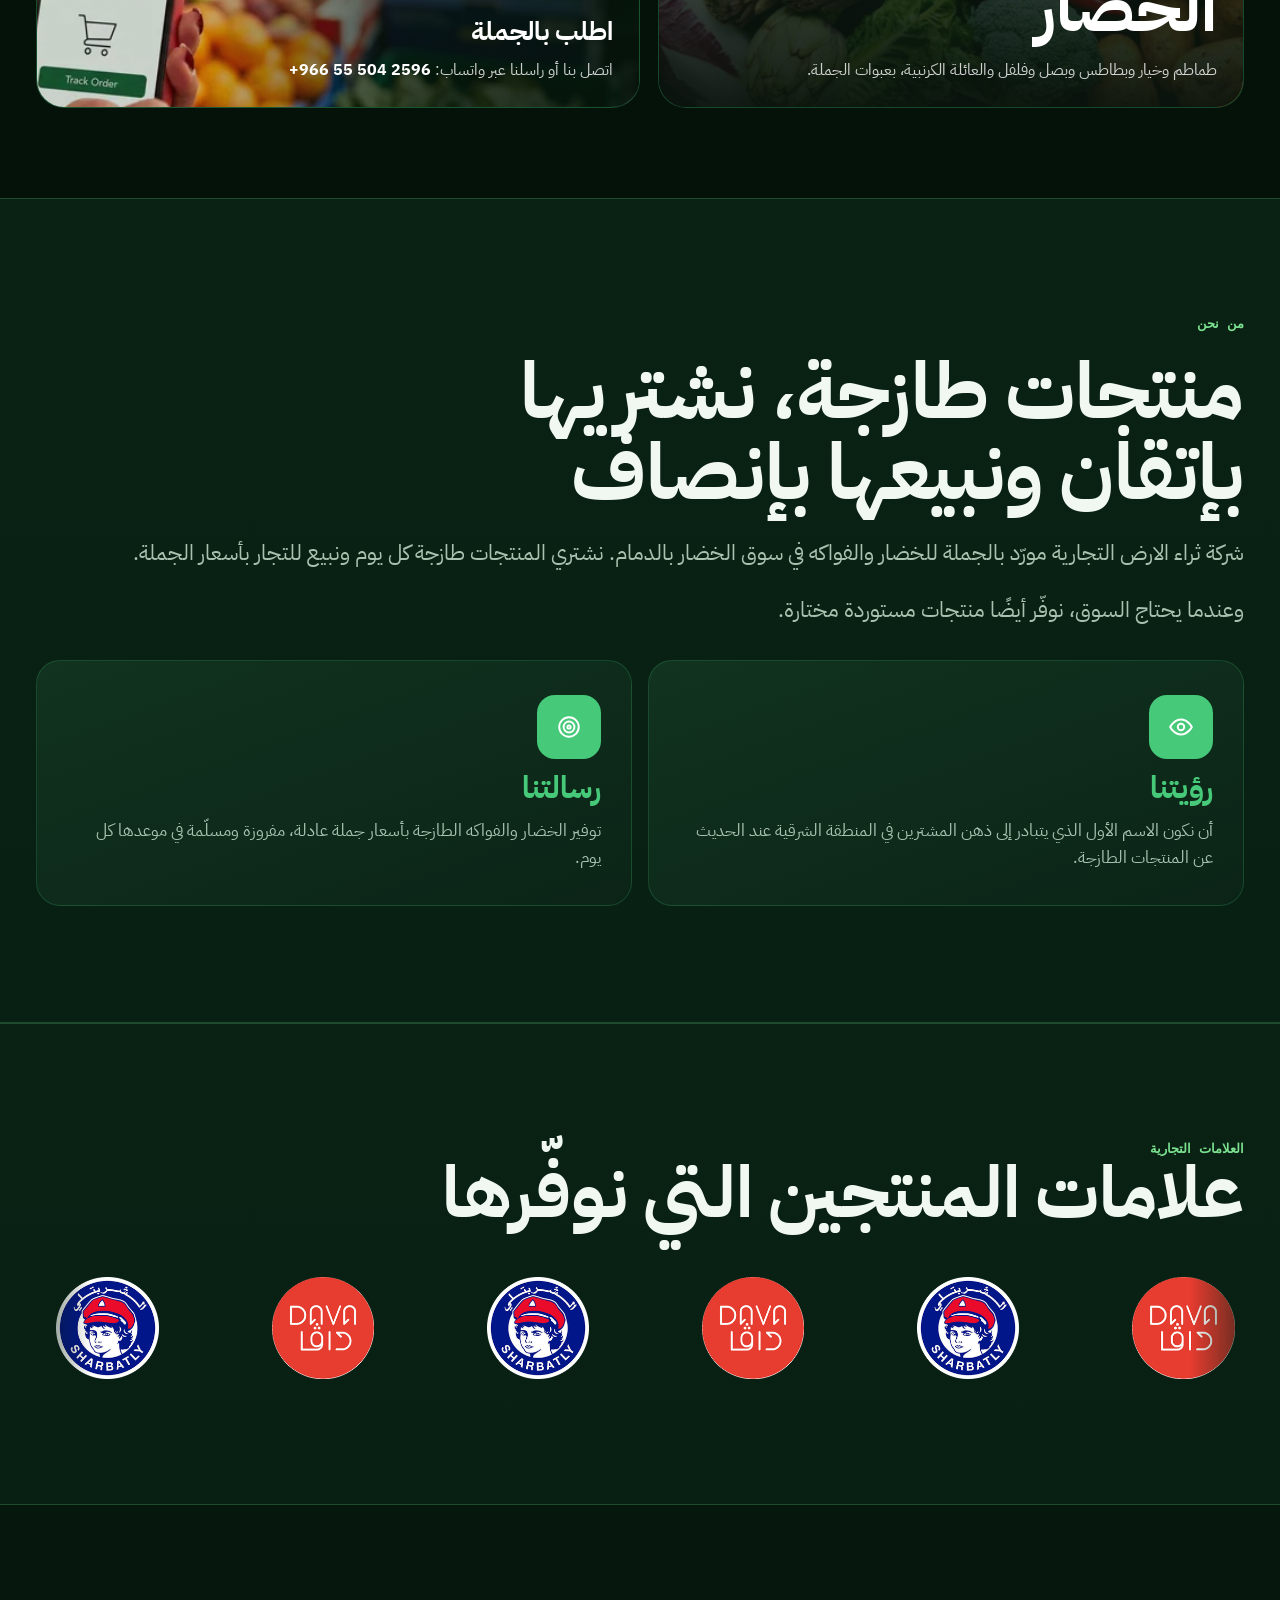
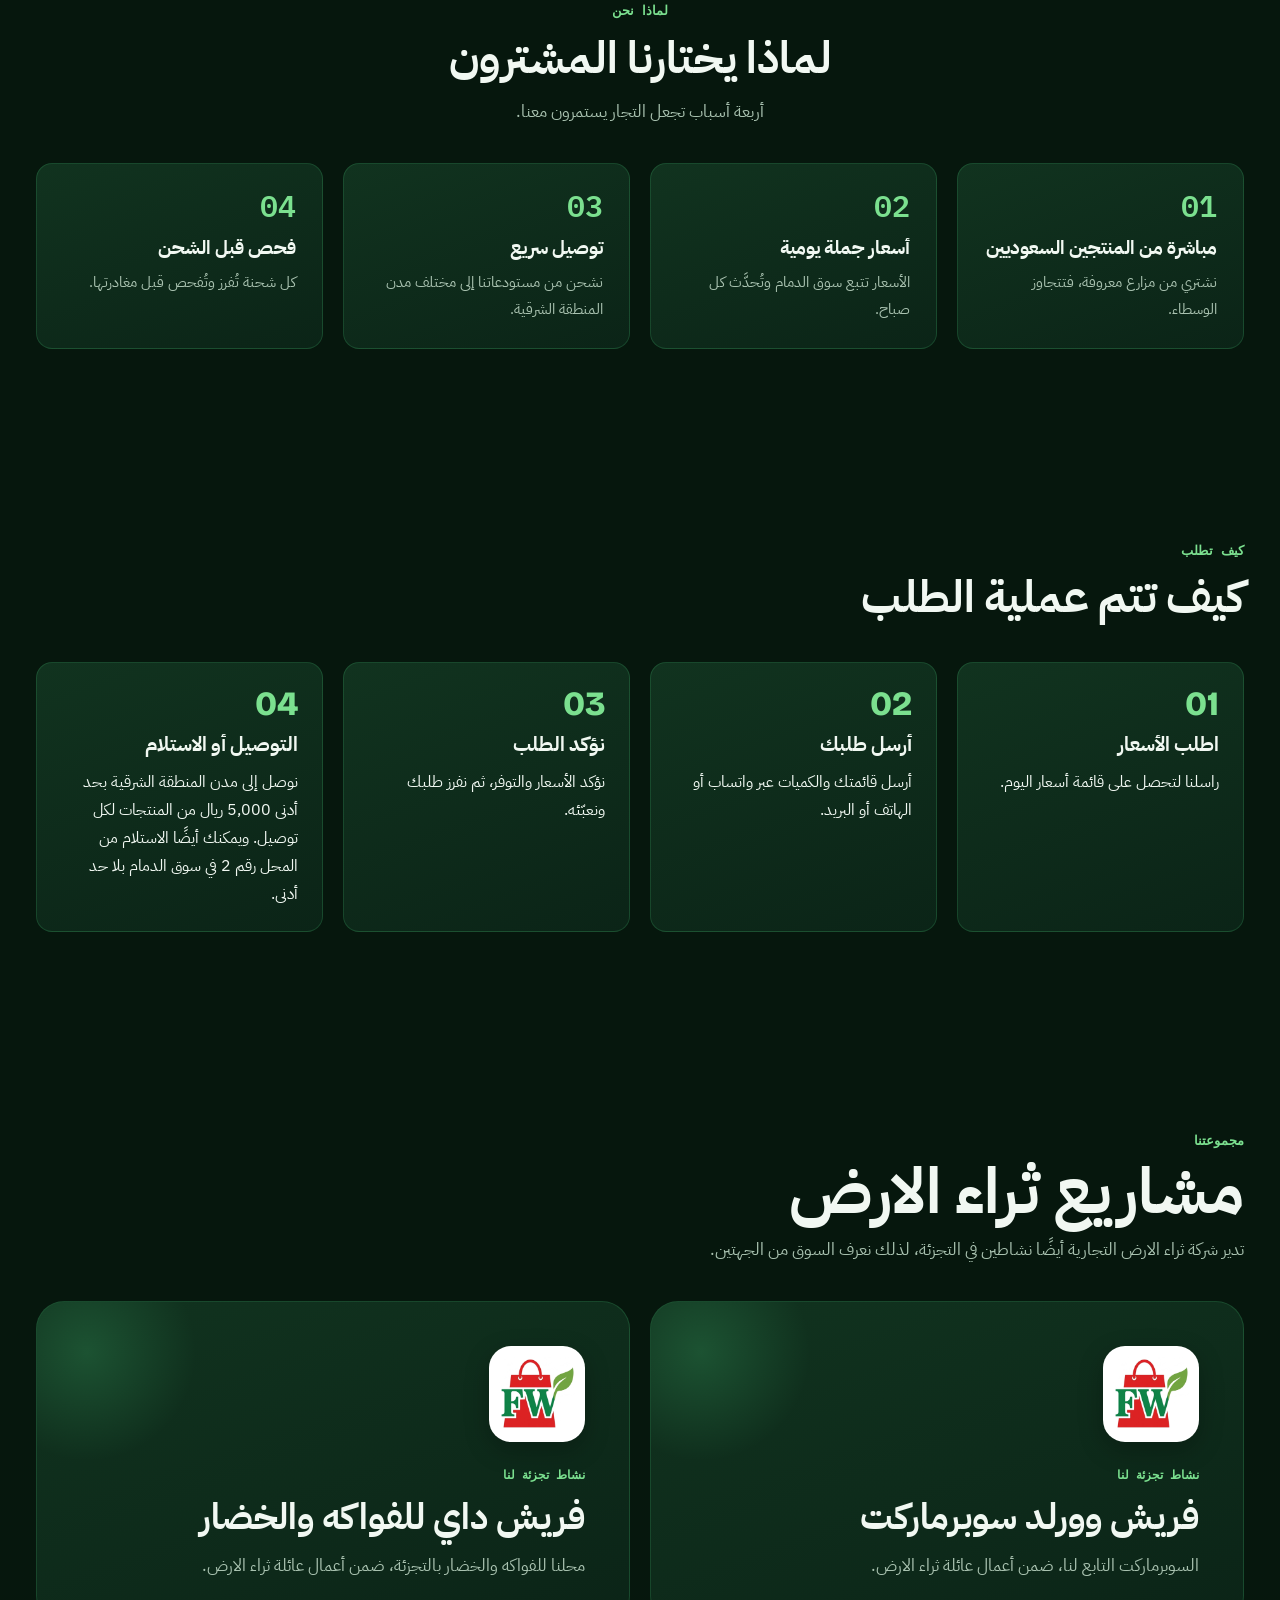
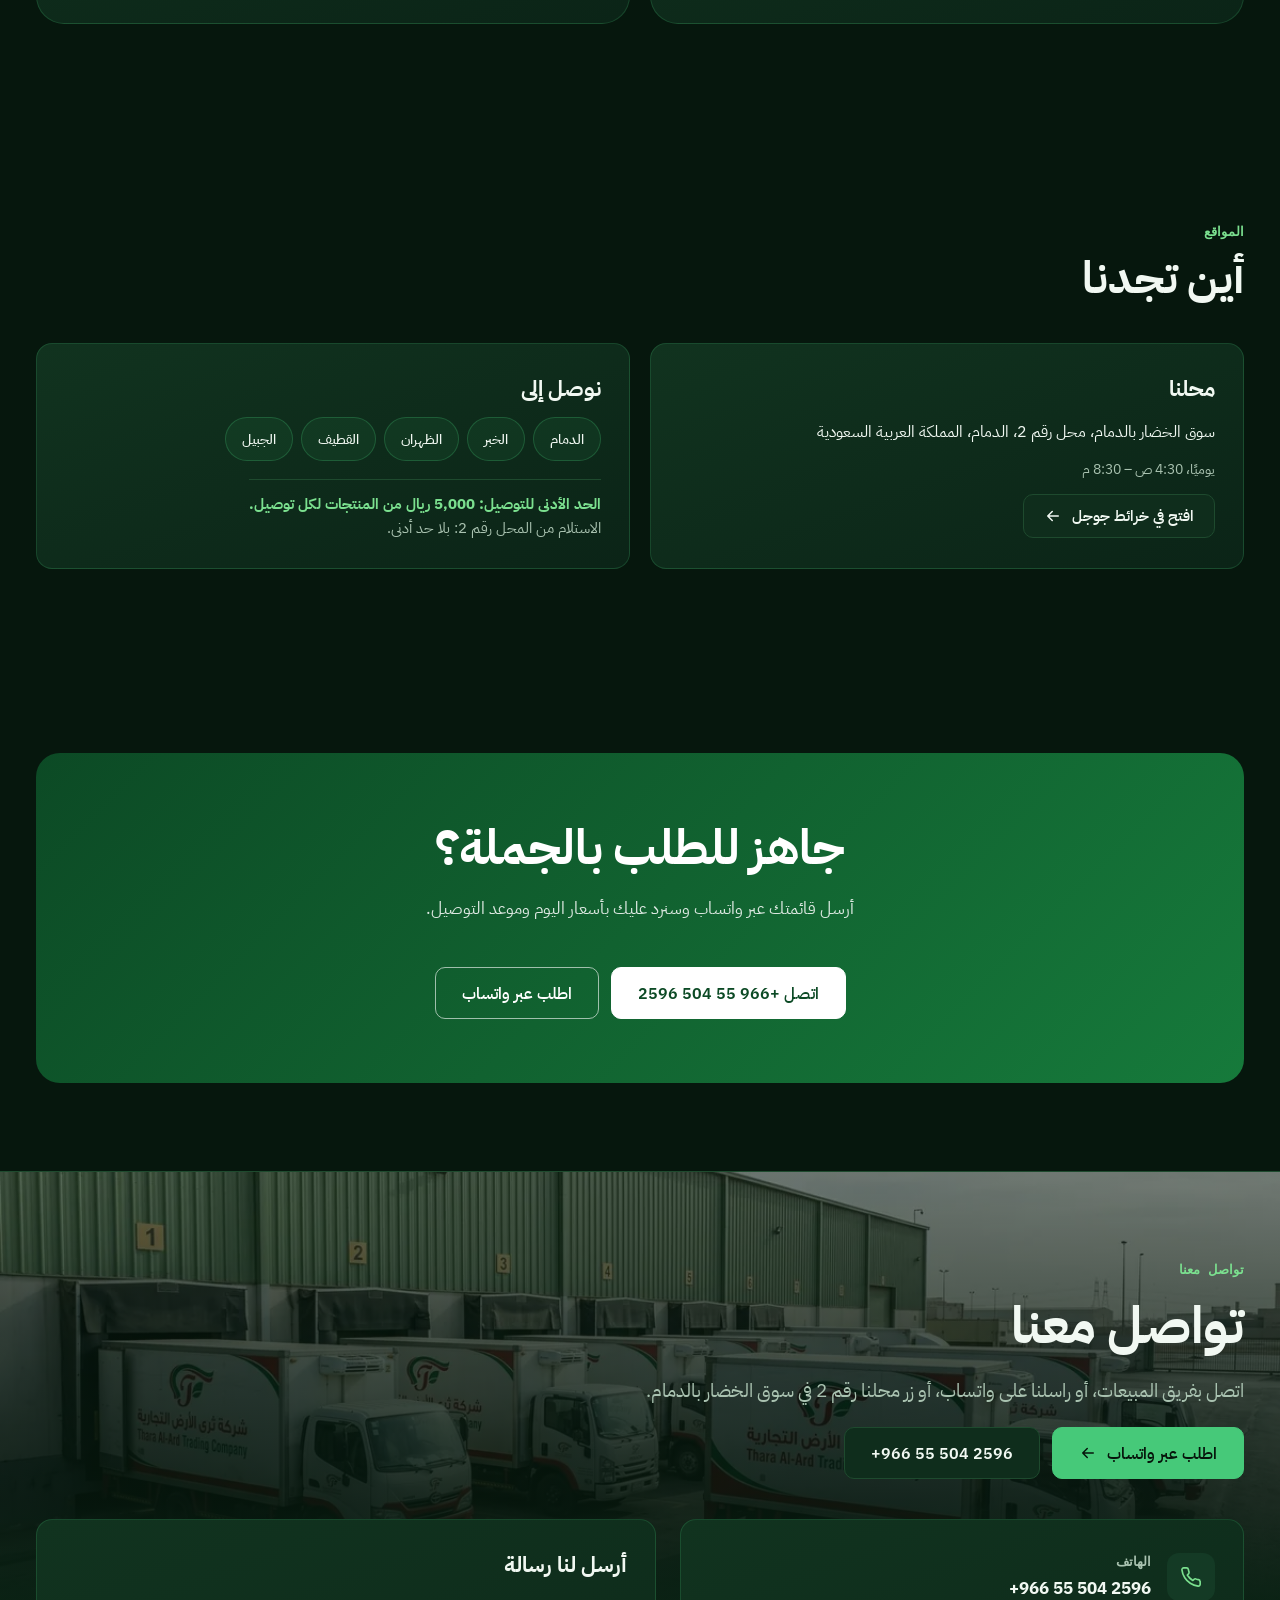
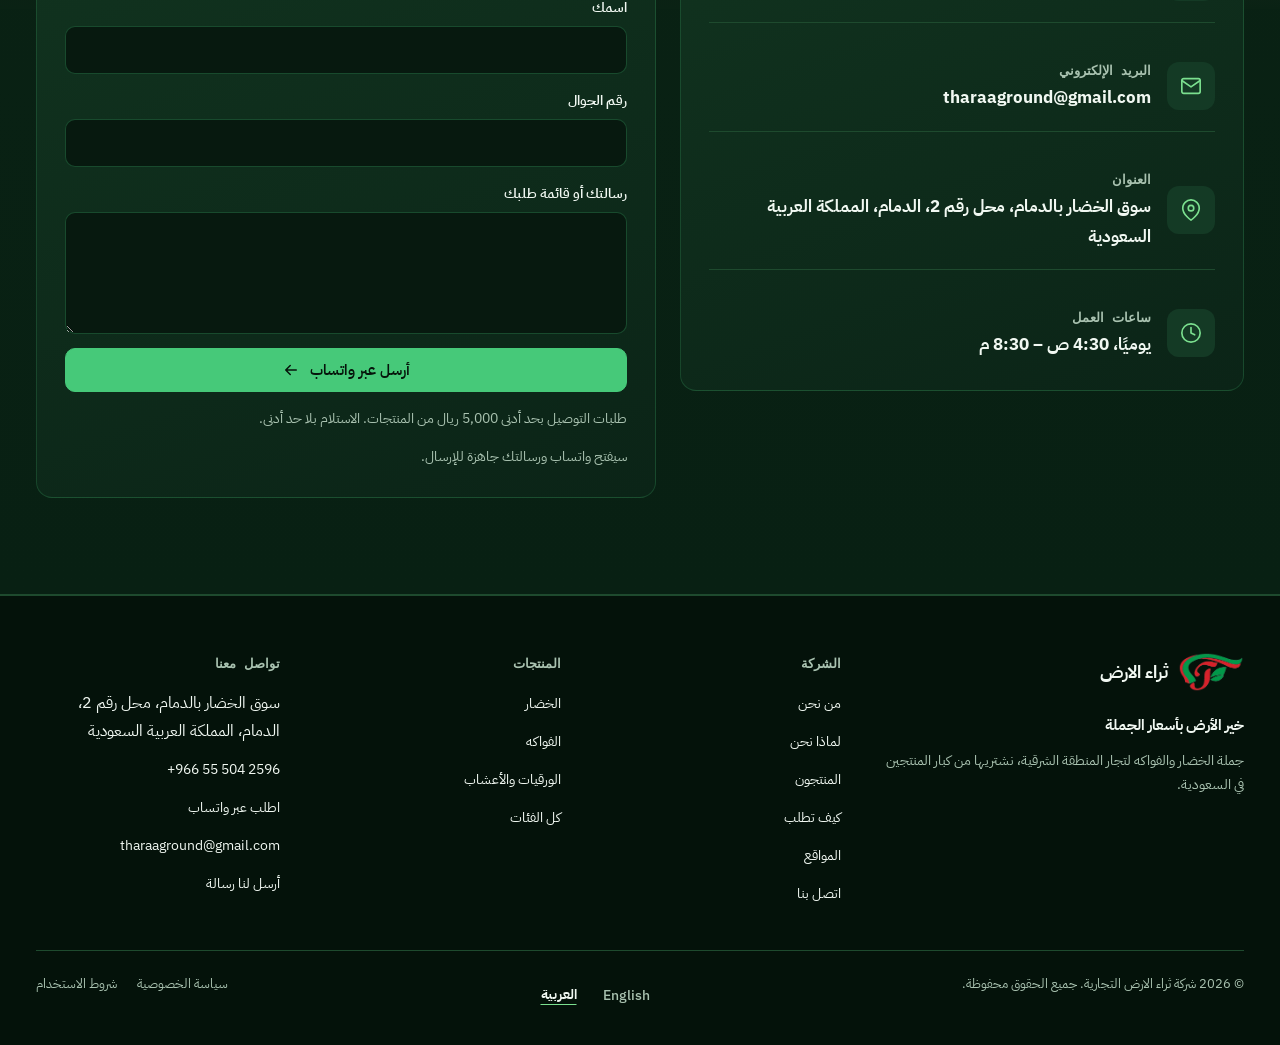
<file: ar/index.html>
<!doctype html>
<html lang="ar" dir="rtl" data-theme="dark" data-page-lang="ar">
<head>
<meta charset="utf-8">
<meta name="viewport" content="width=device-width, initial-scale=1">
<title>شركة ثراء الارض التجارية | جملة الخضار والفواكه في الدمام</title>
<meta name="description" content="موزّعو خضار وفواكه بالجملة في الدمام منذ بداية الألفينات. أكثر من 700 منتج، نوصلها إلى مختلف أنحاء المنطقة الشرقية.">
<meta name="theme-color" content="#06170D">
<link rel="canonical" href="https://tharaground.netlify.app/ar/">
<link rel="alternate" hreflang="en" href="https://tharaground.netlify.app/">
<link rel="alternate" hreflang="ar" href="https://tharaground.netlify.app/ar/">
<link rel="alternate" hreflang="x-default" href="https://tharaground.netlify.app/">
<meta property="og:type" content="website">
<meta property="og:locale" content="ar_SA">
<meta property="og:title" content="شركة ثراء الارض التجارية | جملة الخضار والفواكه في الدمام">
<meta property="og:description" content="موزّعو خضار وفواكه بالجملة في الدمام منذ بداية الألفينات. أكثر من 700 منتج، نوصلها إلى مختلف أنحاء المنطقة الشرقية.">
<link rel="icon" href="../assets/img/favicon.png" type="image/png">
<link rel="preconnect" href="https://fonts.googleapis.com">
<link rel="preconnect" href="https://fonts.gstatic.com" crossorigin>
<link rel="stylesheet" href="https://fonts.googleapis.com/css2?family=Bricolage+Grotesque:wght@600;800&family=IBM+Plex+Mono:wght@500;600&family=IBM+Plex+Sans+Arabic:wght@400;500;600;700&family=IBM+Plex+Sans:wght@400;500;600&display=swap">
<link rel="stylesheet" href="../assets/css/styles.css">
<script>(function(){var d=document.documentElement;d.classList.add('js');var s=function(k){try{return localStorage.getItem(k)}catch(e){return null}};d.setAttribute('data-theme',s('theme')==='light'?'light':'dark');var l=d.getAttribute('data-page-lang');if(!l){l=s('lang');if(l!=='ar'&&l!=='en'){var n=(navigator.language||'en').toLowerCase();l=n.indexOf('ar')===0?'ar':'en'}}d.lang=l;d.dir=l==='ar'?'rtl':'ltr';if(l!=='en')d.classList.add('relang');setTimeout(function(){d.classList.add('reveal-all')},4000)})();</script>
<script type="application/ld+json">{"@context":"https://schema.org","@type":["LocalBusiness","WholesaleStore"],"@id":"https://tharaground.netlify.app/#business","name":"شركة ثراء الارض التجارية","alternateName":"ثراء الارض","url":"https://tharaground.netlify.app/ar/","image":"https://tharaground.netlify.app/assets/img/logo.png","telephone":"+966555042596","email":"tharaaground@gmail.com","address":{"@type":"PostalAddress","streetAddress":"سوق الخضار بالدمام، محل رقم 2، الدمام، المملكة العربية السعودية","addressLocality":"Dammam","addressCountry":"SA"},"openingHoursSpecification":[{"@type":"OpeningHoursSpecification","dayOfWeek":["Monday","Tuesday","Wednesday","Thursday","Friday","Saturday","Sunday"],"opens":"04:30","closes":"20:30"}],"areaServed":[{"@type":"City","name":"الدمام"},{"@type":"City","name":"الخبر"},{"@type":"City","name":"الظهران"},{"@type":"City","name":"القطيف"},{"@type":"City","name":"الجبيل"}],"hasMap":"https://www.google.com/maps/search/?api=1&query=Dammam+Vegetable+Market","inLanguage":"ar"}</script>
<noscript><style>.relang #app{visibility:visible}.js .reveal{opacity:1;transform:none}</style></noscript>
</head>
<body data-page="home" data-slug="" data-base="../" data-alt="../index.html">
<div id="app"><a class="skip" href="#main">انتقل إلى المحتوى</a><header class="site-header" id="siteHeader"><div class="wrap hdr"><a class="logo" href="../ar/index.html"><img class="logo-mark" src="../assets/img/logo.png" alt="شعار ثراء الأرض" width="66" height="40"><span class="logo-text"><b>ثراء الارض</b><small>خير الأرض بأسعار الجملة</small></span></a><nav class="nav" id="nav" aria-label="التنقل الرئيسي"><div class="nav-dd"><a href="#supply">المنتجات</a><div class="mega" role="group" aria-label="المنتجات"><div class="mega-list"><a href="../ar/products/veg.html"><b>الخضار</b><span>طماطم وخيار وبطاطس وبصل وفلفل والعائلة الكرنبية، بعبوات الجملة.</span></a><a href="../ar/products/fruit.html"><b>الفواكه</b><span>حمضيات وتفاح وعنب وبطيخ وفواكه استوائية وفواكه نواة.</span></a><a href="../ar/products/leafy.html"><b>الورقيات والأعشاب</b><span>ورقيات وأعشاب طازجة تكون جاهزة مبكرًا لتجارة اليوم.</span></a></div><div class="mega-shop"><b>محلنا</b><span>سوق الخضار بالدمام، محل رقم 2، الدمام، المملكة العربية السعودية</span><a href="https://www.google.com/maps/search/?api=1&query=Dammam+Vegetable+Market" target="_blank" rel="noopener">افتح في خرائط جوجل</a></div></div></div><a href="#about">من نحن</a><a href="#why">لماذا نحن</a><a href="#how">كيف تطلب</a><a href="#locations">المواقع</a><a href="../ar/contact.html">اتصل بنا</a><div class="nav-extra"><a class="nav-tel" href="tel:+966555042596" dir="ltr"><svg viewBox="0 0 24 24" width="16" height="16" fill="none" stroke="currentColor" stroke-width="2" stroke-linecap="round" stroke-linejoin="round" aria-hidden="true"><path d="M5 4h4l2 5-2.5 1.5a11 11 0 0 0 5 5L15 13l5 2v4a2 2 0 0 1-2 2A16 16 0 0 1 3 6a2 2 0 0 1 2-2z"/></svg>+966 55 504 2596</a><div class="lang-sw" role="group" aria-label="اللغة"><button type="button" data-lang="en" lang="en" aria-pressed="false">English</button><button type="button" data-lang="ar" lang="ar" aria-pressed="true">العربية</button></div></div><a class="btn primary nav-portal" href="https://wa.me/966555042596?text=%D9%85%D8%B1%D8%AD%D8%A8%D9%8B%D8%A7%D8%8C%20%D8%A3%D8%AD%D8%AA%D8%A7%D8%AC%20%D8%A5%D9%84%D9%89%20%D8%B9%D8%B1%D8%B6%20%D8%B3%D8%B9%D8%B1." target="_blank" rel="noopener">اطلب عبر واتساب</a></nav><div class="hdr-actions"><a class="hdr-phone" href="tel:+966555042596" dir="ltr"><svg viewBox="0 0 24 24" width="16" height="16" fill="none" stroke="currentColor" stroke-width="2" stroke-linecap="round" stroke-linejoin="round" aria-hidden="true"><path d="M5 4h4l2 5-2.5 1.5a11 11 0 0 0 5 5L15 13l5 2v4a2 2 0 0 1-2 2A16 16 0 0 1 3 6a2 2 0 0 1 2-2z"/></svg>+966 55 504 2596</a><div class="lang-sw" role="group" aria-label="اللغة"><button type="button" data-lang="en" lang="en" aria-pressed="false">English</button><button type="button" data-lang="ar" lang="ar" aria-pressed="true">العربية</button></div><button type="button" class="icon-btn theme-btn" id="themeBtn" aria-label="التبديل بين الوضع الداكن والفاتح"><svg viewBox="0 0 24 24" width="20" height="20" fill="none" stroke="currentColor" stroke-width="2" stroke-linecap="round" aria-hidden="true"><circle cx="12" cy="12" r="4"/><path d="M12 2v2M12 20v2M4.9 4.9l1.4 1.4M17.7 17.7l1.4 1.4M2 12h2M20 12h2M4.9 19.1l1.4-1.4M17.7 6.3l1.4-1.4"/></svg><svg viewBox="0 0 24 24" width="20" height="20" fill="none" stroke="currentColor" stroke-width="2" stroke-linecap="round" stroke-linejoin="round" aria-hidden="true"><path d="M21 12.8A9 9 0 1 1 11.2 3a7 7 0 0 0 9.8 9.8z"/></svg></button><a class="btn primary hdr-portal" href="https://wa.me/966555042596?text=%D9%85%D8%B1%D8%AD%D8%A8%D9%8B%D8%A7%D8%8C%20%D8%A3%D8%AD%D8%AA%D8%A7%D8%AC%20%D8%A5%D9%84%D9%89%20%D8%B9%D8%B1%D8%B6%20%D8%B3%D8%B9%D8%B1." target="_blank" rel="noopener"><svg viewBox="0 0 24 24" width="18" height="18" fill="currentColor" aria-hidden="true"><path d="M12 2a10 10 0 0 0-8.6 15.1L2 22l5-1.3A10 10 0 1 0 12 2zm0 2a8 8 0 1 1-4.2 14.8l-.4-.2-2.6.7.7-2.5-.3-.4A8 8 0 0 1 12 4zm-3 3.5c-.3 0-.7.1-1 .5-.4.5-1.1 1.2-1.1 2.8s1.2 3.2 1.3 3.4c.2.2 2.3 3.6 5.6 4.9 2.8 1.1 3.3.9 3.9.8.6 0 2-.8 2.2-1.6.3-.8.3-1.5.2-1.6-.1-.2-.3-.3-.7-.5l-2-1c-.3-.1-.5-.2-.7.2l-.9 1.1c-.2.2-.3.2-.7.1-.3-.2-1.4-.5-2.6-1.6-1-.9-1.6-2-1.8-2.3-.2-.3 0-.5.1-.7l.5-.6c.1-.2.2-.3.3-.5.1-.2 0-.4 0-.6l-.9-2.2c-.2-.5-.5-.5-.7-.5z"/></svg>واتساب</a><button type="button" class="icon-btn menu-btn" id="menuBtn" aria-expanded="false" aria-controls="nav" aria-label="فتح القائمة"><svg viewBox="0 0 24 24" width="22" height="22" fill="none" stroke="currentColor" stroke-width="2" stroke-linecap="round" aria-hidden="true"><path d="M4 7h16M4 12h16M4 17h16"/></svg><svg viewBox="0 0 24 24" width="22" height="22" fill="none" stroke="currentColor" stroke-width="2" stroke-linecap="round" aria-hidden="true"><path d="M6 6l12 12M18 6L6 18"/></svg></button></div></div></header><main id="main"><section class="hero" id="top" aria-labelledby="heroTitle"><div class="hero-media" aria-hidden="true"><img class="hero-img" src="../assets/img/hero.webp" alt="شاحنات توصيل ثراء الأرض في سوق الجملة بالدمام" width="1600" height="900" fetchpriority="high" decoding="async"></div><div class="hero-shade" aria-hidden="true"></div><div class="wrap hero-in"><div class="hero-copy" role="tabpanel"><p class="hero-eyebrow">موزّعو خضار وفواكه بالجملة · الدمام، المملكة العربية السعودية</p><h1 id="heroTitle">طازج كل <em class="accent">صباح</em>، بالجملة إلى بابك</h1><p class="lead" id="heroSub">موزّعو خضار وفواكه بالجملة في الدمام منذ بداية الألفينات. أكثر من 700 منتج من الفواكه والخضار الطازجة، نوصلها إلى السوبرماركت والمطاعم والمقاهي والفنادق وشركات التموين ومحلات العصير في المنطقة الشرقية.</p><div class="cta"><a class="btn primary lg" href="#supply">استعرض منتجاتنا<svg class="arr" viewBox="0 0 24 24" width="18" height="18" fill="none" stroke="currentColor" stroke-width="2" stroke-linecap="round" stroke-linejoin="round" aria-hidden="true"><path d="M5 12h14M13 6l6 6-6 6"/></svg></a><a class="btn outline lg" href="../ar/contact.html">تواصل مع فريق المبيعات</a></div></div><dl class="hero-stats" aria-label="أرقام رئيسية"><div class="stat"><dt>عامًا في السوق</dt><dd><span class="count" dir="ltr" data-to="20" data-suffix="+">20+</span></dd></div><div class="stat"><dt>منتج من الفواكه والخضار</dt><dd><span class="count" dir="ltr" data-to="700" data-suffix="+">700+</span></dd></div><div class="stat"><dt>عميل تجاري دائم</dt><dd><span class="count" dir="ltr" data-to="1000" data-suffix="+">1,000+</span></dd></div><div class="stat"><dt>موظف</dt><dd><span class="count" dir="ltr" data-to="150" data-suffix="+">150+</span></dd></div><div class="stat"><dt>طن تُوصَّل سنويًا</dt><dd><span class="count" dir="ltr" data-to="20000" data-suffix="">20,000</span></dd></div><div class="stat"><dt>مستودعات</dt><dd><span class="count" dir="ltr" data-to="2" data-suffix="">2</span></dd></div></dl></div></section><section class="sec dark" id="supply" aria-labelledby="supplyT"><div class="wrap"><div class="sup-head reveal"><h2 class="title" id="supplyT">ما نوفّره</h2><p>ثلاثة أقسام بالجملة، متوفرة يوميًا وجاهزة بالصندوق أو الكرتون أو حمولة الشاحنة.</p></div><div class="bento"><a class="bn bn-veg bn-big reveal" style="--i:0" href="../ar/products/veg.html"><span class="bn-bg" aria-hidden="true"><img src="../assets/img/vegetables.webp" data-fallback="../assets/img/cat/tomatoes.svg" alt="جملة الخضار الطازجة في ثراء الأرض بالدمام" width="800" height="600" loading="lazy" decoding="async"></span><span class="bn-top"><span class="bn-ic"><svg viewBox="0 0 24 24" width="26" height="26" fill="none" stroke="currentColor" stroke-width="1.8" stroke-linecap="round" stroke-linejoin="round" aria-hidden="true"><path d="M5 19c0-8 5-13 14-14 0 9-5 14-13 14z"/><path d="M5 19c3-5 6-8 10-10"/></svg></span><span class="bn-go"><svg class="ur" viewBox="0 0 24 24" width="20" height="20" fill="none" stroke="currentColor" stroke-width="2" stroke-linecap="round" stroke-linejoin="round" aria-hidden="true"><path d="M7 17L17 7M8 7h9v9"/></svg></span></span><span class="bn-body"><span class="bn-t">الخضار</span><span class="bn-d">طماطم وخيار وبطاطس وبصل وفلفل والعائلة الكرنبية، بعبوات الجملة.</span></span></a><a class="bn bn-fruit reveal" style="--i:1" href="../ar/products/fruit.html"><span class="bn-bg" aria-hidden="true"><img src="../assets/img/fruits.webp" data-fallback="../assets/img/cat/citrus.svg" alt="جملة الفواكه الطازجة في ثراء الأرض بالدمام" width="800" height="600" loading="lazy" decoding="async"></span><span class="bn-top"><span class="bn-ic"><svg viewBox="0 0 24 24" width="26" height="26" fill="none" stroke="currentColor" stroke-width="1.8" stroke-linecap="round" stroke-linejoin="round" aria-hidden="true"><path d="M12 7c-2-2-6-1-6 4 0 4 3 8 6 8s6-4 6-8c0-5-4-6-6-4z"/><path d="M12 7c0-2 1-3 3-4"/></svg></span><span class="bn-go"><svg class="ur" viewBox="0 0 24 24" width="20" height="20" fill="none" stroke="currentColor" stroke-width="2" stroke-linecap="round" stroke-linejoin="round" aria-hidden="true"><path d="M7 17L17 7M8 7h9v9"/></svg></span></span><span class="bn-body"><span class="bn-t">الفواكه</span><span class="bn-d">حمضيات وتفاح وعنب وبطيخ وفواكه استوائية وفواكه نواة.</span></span></a><a class="bn bn-leafy reveal" style="--i:2" href="../ar/products/leafy.html"><span class="bn-bg" aria-hidden="true"><img src="../assets/img/leafy.webp" data-fallback="../assets/img/cat/leafy-herbs.svg" alt="الورقيات والأعشاب الطازجة في ثراء الأرض بالدمام" width="800" height="600" loading="lazy" decoding="async"></span><span class="bn-top"><span class="bn-ic"><svg viewBox="0 0 24 24" width="26" height="26" fill="none" stroke="currentColor" stroke-width="1.8" stroke-linecap="round" stroke-linejoin="round" aria-hidden="true"><path d="M12 21V9"/><path d="M12 13c-4 0-6-2-6-6 4 0 6 2 6 6z"/><path d="M12 11c0-4 2-6 6-6 0 4-2 6-6 6z"/></svg></span><span class="bn-go"><svg class="ur" viewBox="0 0 24 24" width="20" height="20" fill="none" stroke="currentColor" stroke-width="2" stroke-linecap="round" stroke-linejoin="round" aria-hidden="true"><path d="M7 17L17 7M8 7h9v9"/></svg></span></span><span class="bn-body"><span class="bn-t">الورقيات والأعشاب</span><span class="bn-d">ورقيات وأعشاب طازجة تكون جاهزة مبكرًا لتجارة اليوم.</span></span></a><a class="bn bn-order reveal" style="--i:4" href="tel:+966555042596"><span class="bn-bg" aria-hidden="true"><img src="../assets/img/order.webp" alt="طلب الفواكه والخضار الطازجة بالهاتف من ثراء الأرض" width="800" height="446" loading="lazy" decoding="async"></span><span class="bn-top"><span class="bn-ic"><svg viewBox="0 0 24 24" width="26" height="26" fill="none" stroke="currentColor" stroke-width="1.8" stroke-linecap="round" stroke-linejoin="round" aria-hidden="true"><path d="M5 4h4l2 5-2.5 1.5a11 11 0 0 0 5 5L15 13l5 2v4a2 2 0 0 1-2 2A16 16 0 0 1 3 6a2 2 0 0 1 2-2z"/></svg></span><span class="bn-go acc"><svg class="ur" viewBox="0 0 24 24" width="20" height="20" fill="none" stroke="currentColor" stroke-width="2" stroke-linecap="round" stroke-linejoin="round" aria-hidden="true"><path d="M7 17L17 7M8 7h9v9"/></svg></span></span><span class="bn-body"><span class="bn-t">اطلب بالجملة</span><span class="bn-d">اتصل بنا أو راسلنا عبر واتساب: <b dir="ltr">+966 55 504 2596</b></span></span></a></div></div></section><section class="sec alt" id="about" aria-labelledby="aboutT"><div class="wrap about-grid about-solo"><div class="about-text reveal"><p class="eyebrow">من نحن</p><h2 class="title" id="aboutT">منتجات طازجة، نشتريها بإتقان ونبيعها بإنصاف</h2><p>شركة ثراء الارض التجارية مورّد بالجملة للخضار والفواكه في سوق الخضار بالدمام. نشتري المنتجات طازجة كل يوم ونبيع للتجار بأسعار الجملة.</p><p>وعندما يحتاج السوق، نوفّر أيضًا منتجات مستوردة مختارة.</p><div class="vm"><div class="card vm-card"><span class="vm-ic" aria-hidden="true"><svg viewBox="0 0 24 24" width="26" height="26" fill="none" stroke="currentColor" stroke-width="1.8" stroke-linecap="round" stroke-linejoin="round"><path d="M2 12s3.6-7 10-7 10 7 10 7-3.6 7-10 7S2 12 2 12z"/><circle cx="12" cy="12" r="3"/></svg></span><h3>رؤيتنا</h3><p>أن نكون الاسم الأول الذي يتبادر إلى ذهن المشترين في المنطقة الشرقية عند الحديث عن المنتجات الطازجة.</p></div><div class="card vm-card"><span class="vm-ic" aria-hidden="true"><svg viewBox="0 0 24 24" width="26" height="26" fill="none" stroke="currentColor" stroke-width="1.8" stroke-linecap="round" stroke-linejoin="round"><circle cx="12" cy="12" r="9"/><circle cx="12" cy="12" r="5"/><circle cx="12" cy="12" r="1.5"/></svg></span><h3>رسالتنا</h3><p>توفير الخضار والفواكه الطازجة بأسعار جملة عادلة، مفروزة ومسلّمة في موعدها كل يوم.</p></div></div></div></div></section><section class="sec alt" id="brands" aria-labelledby="brandsT"><div class="wrap"><div class="sec-head row reveal"><div><p class="eyebrow">العلامات التجارية</p><h2 class="title" id="brandsT">علامات المنتجين التي نوفّرها</h2></div></div></div><div class="mq-wrap"><div class="marquee " dir="ltr"><div class="marquee-track"><ul role="list" aria-label="علامات المنتجين التي نوفّرها"><li><img class="logo-img" src="../assets/img/sharbatly.png" alt="Sharbatly Fruit" loading="lazy" height="40"></li><li><img class="logo-img" src="../assets/img/dawa.png" alt="Dawa Agriculture" loading="lazy" height="40"></li><li><img class="logo-img" src="../assets/img/sharbatly.png" alt="Sharbatly Fruit" loading="lazy" height="40"></li><li><img class="logo-img" src="../assets/img/dawa.png" alt="Dawa Agriculture" loading="lazy" height="40"></li><li><img class="logo-img" src="../assets/img/sharbatly.png" alt="Sharbatly Fruit" loading="lazy" height="40"></li><li><img class="logo-img" src="../assets/img/dawa.png" alt="Dawa Agriculture" loading="lazy" height="40"></li><li><img class="logo-img" src="../assets/img/sharbatly.png" alt="Sharbatly Fruit" loading="lazy" height="40"></li><li><img class="logo-img" src="../assets/img/dawa.png" alt="Dawa Agriculture" loading="lazy" height="40"></li></ul><ul aria-hidden="true"><li><img class="logo-img" src="../assets/img/sharbatly.png" alt="Sharbatly Fruit" loading="lazy" height="40"></li><li><img class="logo-img" src="../assets/img/dawa.png" alt="Dawa Agriculture" loading="lazy" height="40"></li><li><img class="logo-img" src="../assets/img/sharbatly.png" alt="Sharbatly Fruit" loading="lazy" height="40"></li><li><img class="logo-img" src="../assets/img/dawa.png" alt="Dawa Agriculture" loading="lazy" height="40"></li><li><img class="logo-img" src="../assets/img/sharbatly.png" alt="Sharbatly Fruit" loading="lazy" height="40"></li><li><img class="logo-img" src="../assets/img/dawa.png" alt="Dawa Agriculture" loading="lazy" height="40"></li><li><img class="logo-img" src="../assets/img/sharbatly.png" alt="Sharbatly Fruit" loading="lazy" height="40"></li><li><img class="logo-img" src="../assets/img/dawa.png" alt="Dawa Agriculture" loading="lazy" height="40"></li></ul></div></div></div></section><section class="sec" id="why" aria-labelledby="whyT"><div class="wrap"><div class="sec-head reveal center"><p class="eyebrow">لماذا نحن</p><h2 class="title" id="whyT">لماذا يختارنا المشترون</h2><p class="sub">أربعة أسباب تجعل التجار يستمرون معنا.</p></div><div class="grid-4"><article class="card info-card reveal" style="--i:0"><span class="why-n">01</span><h3>مباشرة من المنتجين السعوديين</h3><p>نشتري من مزارع معروفة، فتتجاوز الوسطاء.</p></article><article class="card info-card reveal" style="--i:1"><span class="why-n">02</span><h3>أسعار جملة يومية</h3><p>الأسعار تتبع سوق الدمام وتُحدَّث كل صباح.</p></article><article class="card info-card reveal" style="--i:2"><span class="why-n">03</span><h3>توصيل سريع</h3><p>نشحن من مستودعاتنا إلى مختلف مدن المنطقة الشرقية.</p></article><article class="card info-card reveal" style="--i:3"><span class="why-n">04</span><h3>فحص قبل الشحن</h3><p>كل شحنة تُفرز وتُفحص قبل مغادرتها.</p></article></div></div></section><section class="sec" id="how" aria-labelledby="howT"><div class="wrap"><div class="sec-head reveal"><p class="eyebrow">كيف تطلب</p><h2 class="title" id="howT">كيف تتم عملية الطلب</h2></div><ol class="steps" role="list"><li class="step card reveal" style="--i:0"><span class="step-n">01</span><h3>اطلب الأسعار</h3><p>راسلنا لتحصل على قائمة أسعار اليوم.</p></li><li class="step card reveal" style="--i:1"><span class="step-n">02</span><h3>أرسل طلبك</h3><p>أرسل قائمتك والكميات عبر واتساب أو الهاتف أو البريد.</p></li><li class="step card reveal" style="--i:2"><span class="step-n">03</span><h3>نؤكد الطلب</h3><p>نؤكد الأسعار والتوفر، ثم نفرز طلبك ونعبّئه.</p></li><li class="step card reveal" style="--i:3"><span class="step-n">04</span><h3>التوصيل أو الاستلام</h3><p>نوصل إلى مدن المنطقة الشرقية بحد أدنى 5,000 ريال من المنتجات لكل توصيل. ويمكنك أيضًا الاستلام من المحل رقم 2 في سوق الدمام بلا حد أدنى.</p></li></ol></div></section><section class="sec" id="ventures" aria-labelledby="grpT"><div class="wrap"><div class="sec-head reveal"><p class="eyebrow">مجموعتنا</p><h2 class="title" id="grpT">مشاريع ثراء الارض</h2><p class="sub">تدير شركة ثراء الارض التجارية أيضًا نشاطين في التجزئة، لذلك نعرف السوق من الجهتين.</p></div><div class="grid-2 vent-grid"><article class="card vent-card reveal" style="--i:0"><span class="vent-logo"><img src="../assets/img/freshday.png" alt="شعار فريش داي للفواكه والخضار" width="417" height="398" loading="lazy" decoding="async"></span><p class="vent-tag">نشاط تجزئة لنا</p><h3>فريش وورلد سوبرماركت</h3><p>السوبرماركت التابع لنا، ضمن أعمال عائلة ثراء الارض.</p></article><article class="card vent-card reveal" style="--i:1"><span class="vent-logo"><img src="../assets/img/freshday.png" alt="شعار فريش داي للفواكه والخضار" width="417" height="398" loading="lazy" decoding="async"></span><p class="vent-tag">نشاط تجزئة لنا</p><h3>فريش داي للفواكه والخضار</h3><p>محلنا للفواكه والخضار بالتجزئة، ضمن أعمال عائلة ثراء الارض.</p></article></div></div></section><section class="sec" id="locations" aria-labelledby="locT"><div class="wrap"><div class="sec-head reveal"><p class="eyebrow">المواقع</p><h2 class="title" id="locT">أين تجدنا</h2></div><div class="grid-2"><article class="card loc-card reveal"><h3>محلنا</h3><p>سوق الخضار بالدمام، محل رقم 2، الدمام، المملكة العربية السعودية</p><p class="muted">يوميًا، 4:30 ص – 8:30 م</p><a class="btn" href="https://www.google.com/maps/search/?api=1&query=Dammam+Vegetable+Market" target="_blank" rel="noopener">افتح في خرائط جوجل<svg class="arr" viewBox="0 0 24 24" width="18" height="18" fill="none" stroke="currentColor" stroke-width="2" stroke-linecap="round" stroke-linejoin="round" aria-hidden="true"><path d="M5 12h14M13 6l6 6-6 6"/></svg></a></article><article class="card loc-card reveal" style="--i:1"><h3>نوصل إلى</h3><ul class="chips" role="list"><li class="chip">الدمام</li><li class="chip">الخبر</li><li class="chip">الظهران</li><li class="chip">القطيف</li><li class="chip">الجبيل</li></ul><p class="order-min"><strong>الحد الأدنى للتوصيل: 5,000 ريال من المنتجات لكل توصيل.</strong><br>الاستلام من المحل رقم 2: بلا حد أدنى.</p></article></div></div></section><section class="cta-band" id="order" aria-labelledby="ctaT"><div class="wrap"><div class="cta-in reveal"><h2 id="ctaT">جاهز للطلب بالجملة؟</h2><p>أرسل قائمتك عبر واتساب وسنرد عليك بأسعار اليوم وموعد التوصيل.</p><div class="cta"><a class="btn light lg" href="tel:+966555042596" dir="ltr">اتصل +966 55 504 2596</a><a class="btn ghost-light lg" href="https://wa.me/966555042596?text=%D9%85%D8%B1%D8%AD%D8%A8%D9%8B%D8%A7%D8%8C%20%D8%A3%D8%AD%D8%AA%D8%A7%D8%AC%20%D8%A5%D9%84%D9%89%20%D8%B9%D8%B1%D8%B6%20%D8%B3%D8%B9%D8%B1." target="_blank" rel="noopener">اطلب عبر واتساب</a></div></div></div></section><section class="sec alt ct-sec" id="contact" aria-labelledby="contactT"><div class="ct-banner"><img class="ct-bg" src="../assets/img/hero.webp" alt="" loading="lazy" decoding="async"><div class="wrap ct-head"><p class="eyebrow">تواصل معنا</p><h2 class="title" id="contactT">تواصل معنا</h2><p class="lead">اتصل بفريق المبيعات، أو راسلنا على واتساب، أو زر محلنا رقم 2 في سوق الخضار بالدمام.</p><div class="cta"><a class="btn primary lg" href="https://wa.me/966555042596?text=%D9%85%D8%B1%D8%AD%D8%A8%D9%8B%D8%A7%D8%8C%20%D8%A3%D8%AD%D8%AA%D8%A7%D8%AC%20%D8%A5%D9%84%D9%89%20%D8%B9%D8%B1%D8%B6%20%D8%B3%D8%B9%D8%B1." target="_blank" rel="noopener">اطلب عبر واتساب<svg class="arr" viewBox="0 0 24 24" width="18" height="18" fill="none" stroke="currentColor" stroke-width="2" stroke-linecap="round" stroke-linejoin="round" aria-hidden="true"><path d="M5 12h14M13 6l6 6-6 6"/></svg></a><a class="btn lg" href="tel:+966555042596" dir="ltr">+966 55 504 2596</a></div></div></div><div class="wrap ct-body"><dl class="contact-list card ct-card"><div class="ct-row"><span class="ct-ic"><svg viewBox="0 0 24 24" width="22" height="22" fill="none" stroke="currentColor" stroke-width="1.8" stroke-linecap="round" stroke-linejoin="round" aria-hidden="true"><path d="M22 16.9v3a2 2 0 0 1-2.2 2 19.8 19.8 0 0 1-8.6-3.1 19.5 19.5 0 0 1-6-6A19.8 19.8 0 0 1 2.1 4.2 2 2 0 0 1 4.1 2h3a2 2 0 0 1 2 1.7c.1.9.4 1.8.7 2.7a2 2 0 0 1-.5 2.1L8 9.8a16 16 0 0 0 6 6l1.3-1.3a2 2 0 0 1 2.1-.4c.9.3 1.8.6 2.7.7a2 2 0 0 1 1.7 2z"/></svg></span><div><dt>الهاتف</dt><dd><a href="tel:+966555042596" dir="ltr">+966 55 504 2596</a></dd></div></div><div class="ct-row"><span class="ct-ic"><svg viewBox="0 0 24 24" width="22" height="22" fill="none" stroke="currentColor" stroke-width="1.8" stroke-linecap="round" stroke-linejoin="round" aria-hidden="true"><rect x="2" y="4" width="20" height="16" rx="2"/><path d="M22 6l-10 7L2 6"/></svg></span><div><dt>البريد الإلكتروني</dt><dd><a href="mailto:tharaaground@gmail.com">tharaaground@gmail.com</a></dd></div></div><div class="ct-row"><span class="ct-ic"><svg viewBox="0 0 24 24" width="22" height="22" fill="none" stroke="currentColor" stroke-width="1.8" stroke-linecap="round" stroke-linejoin="round" aria-hidden="true"><path d="M21 10c0 7-9 13-9 13s-9-6-9-13a9 9 0 0 1 18 0z"/><circle cx="12" cy="10" r="3"/></svg></span><div><dt>العنوان</dt><dd><a href="https://www.google.com/maps/search/?api=1&query=Dammam+Vegetable+Market" target="_blank" rel="noopener">سوق الخضار بالدمام، محل رقم 2، الدمام، المملكة العربية السعودية</a></dd></div></div><div class="ct-row"><span class="ct-ic"><svg viewBox="0 0 24 24" width="22" height="22" fill="none" stroke="currentColor" stroke-width="1.8" stroke-linecap="round" stroke-linejoin="round" aria-hidden="true"><circle cx="12" cy="12" r="10"/><path d="M12 6v6l4 2"/></svg></span><div><dt>ساعات العمل</dt><dd>يوميًا، 4:30 ص – 8:30 م</dd></div></div></dl><form class="card contact-form reveal" id="contactForm" name="contact" method="POST" data-netlify="true" style="--i:1"><input type="hidden" name="form-name" value="contact"><h3>أرسل لنا رسالة</h3><label>اسمك<input name="name" autocomplete="name" required></label><label>رقم الجوال<input name="phone" type="tel" autocomplete="tel" dir="ltr"></label><label>رسالتك أو قائمة طلبك<textarea name="msg" rows="4" required></textarea></label><button class="btn primary" type="submit">أرسل عبر واتساب<svg class="arr" viewBox="0 0 24 24" width="18" height="18" fill="none" stroke="currentColor" stroke-width="2" stroke-linecap="round" stroke-linejoin="round" aria-hidden="true"><path d="M5 12h14M13 6l6 6-6 6"/></svg></button><p class="muted">طلبات التوصيل بحد أدنى 5,000 ريال من المنتجات. الاستلام بلا حد أدنى.</p><p class="muted">سيفتح واتساب ورسالتك جاهزة للإرسال.</p><p class="form-status" id="formStatus" role="status" aria-live="polite"></p></form></div></section></main><footer class="site-footer"><div class="wrap"><div class="foot-grid"><div class="foot-brand"><a class="logo" href="../ar/index.html"><img class="logo-mark" src="../assets/img/logo.png" alt="شعار ثراء الأرض" width="66" height="40" loading="lazy"><span class="logo-text"><b>ثراء الارض</b></span></a><p class="foot-tag">خير الأرض بأسعار الجملة</p><p>جملة الخضار والفواكه لتجار المنطقة الشرقية، نشتريها من كبار المنتجين في السعودية.</p></div><div><h2 class="foot-h">الشركة</h2><ul><li><a href="#about">من نحن</a></li><li><a href="#why">لماذا نحن</a></li><li><a href="#brands">المنتجون</a></li><li><a href="#how">كيف تطلب</a></li><li><a href="#locations">المواقع</a></li><li><a href="../ar/contact.html">اتصل بنا</a></li></ul></div><div><h2 class="foot-h">المنتجات</h2><ul><li><a href="../ar/products/veg.html">الخضار</a></li><li><a href="../ar/products/fruit.html">الفواكه</a></li><li><a href="../ar/products/leafy.html">الورقيات والأعشاب</a></li><li><a href="#supply">كل الفئات</a></li></ul></div><div><h2 class="foot-h">تواصل معنا</h2><ul class="foot-contact"><li>سوق الخضار بالدمام، محل رقم 2، الدمام، المملكة العربية السعودية</li><li><a href="tel:+966555042596" dir="ltr">+966 55 504 2596</a></li><li><a href="https://wa.me/966555042596?text=%D9%85%D8%B1%D8%AD%D8%A8%D9%8B%D8%A7%D8%8C%20%D8%A3%D8%AD%D8%AA%D8%A7%D8%AC%20%D8%A5%D9%84%D9%89%20%D8%B9%D8%B1%D8%B6%20%D8%B3%D8%B9%D8%B1." target="_blank" rel="noopener">اطلب عبر واتساب</a></li><li><a href="mailto:tharaaground@gmail.com">tharaaground@gmail.com</a></li><li><a href="../ar/contact.html">أرسل لنا رسالة</a></li></ul></div></div><div class="foot-bottom"><p>© 2026 شركة ثراء الارض التجارية. جميع الحقوق محفوظة.</p><div class="foot-lang" role="group" aria-label="اللغة"><button type="button" data-lang="en" lang="en" aria-pressed="false">English</button><button type="button" data-lang="ar" lang="ar" aria-pressed="true">العربية</button></div><p class="foot-legal"><a href="../ar/privacy.html">سياسة الخصوصية</a><a href="../ar/terms.html">شروط الاستخدام</a></p></div></div></footer></div>
<script src="../assets/js/data.js" defer></script>
<script src="../assets/js/i18n.js" defer></script>
<script src="../assets/js/render.js" defer></script>
<script src="../assets/js/main.js" defer></script>
</body>
</html>
</file>
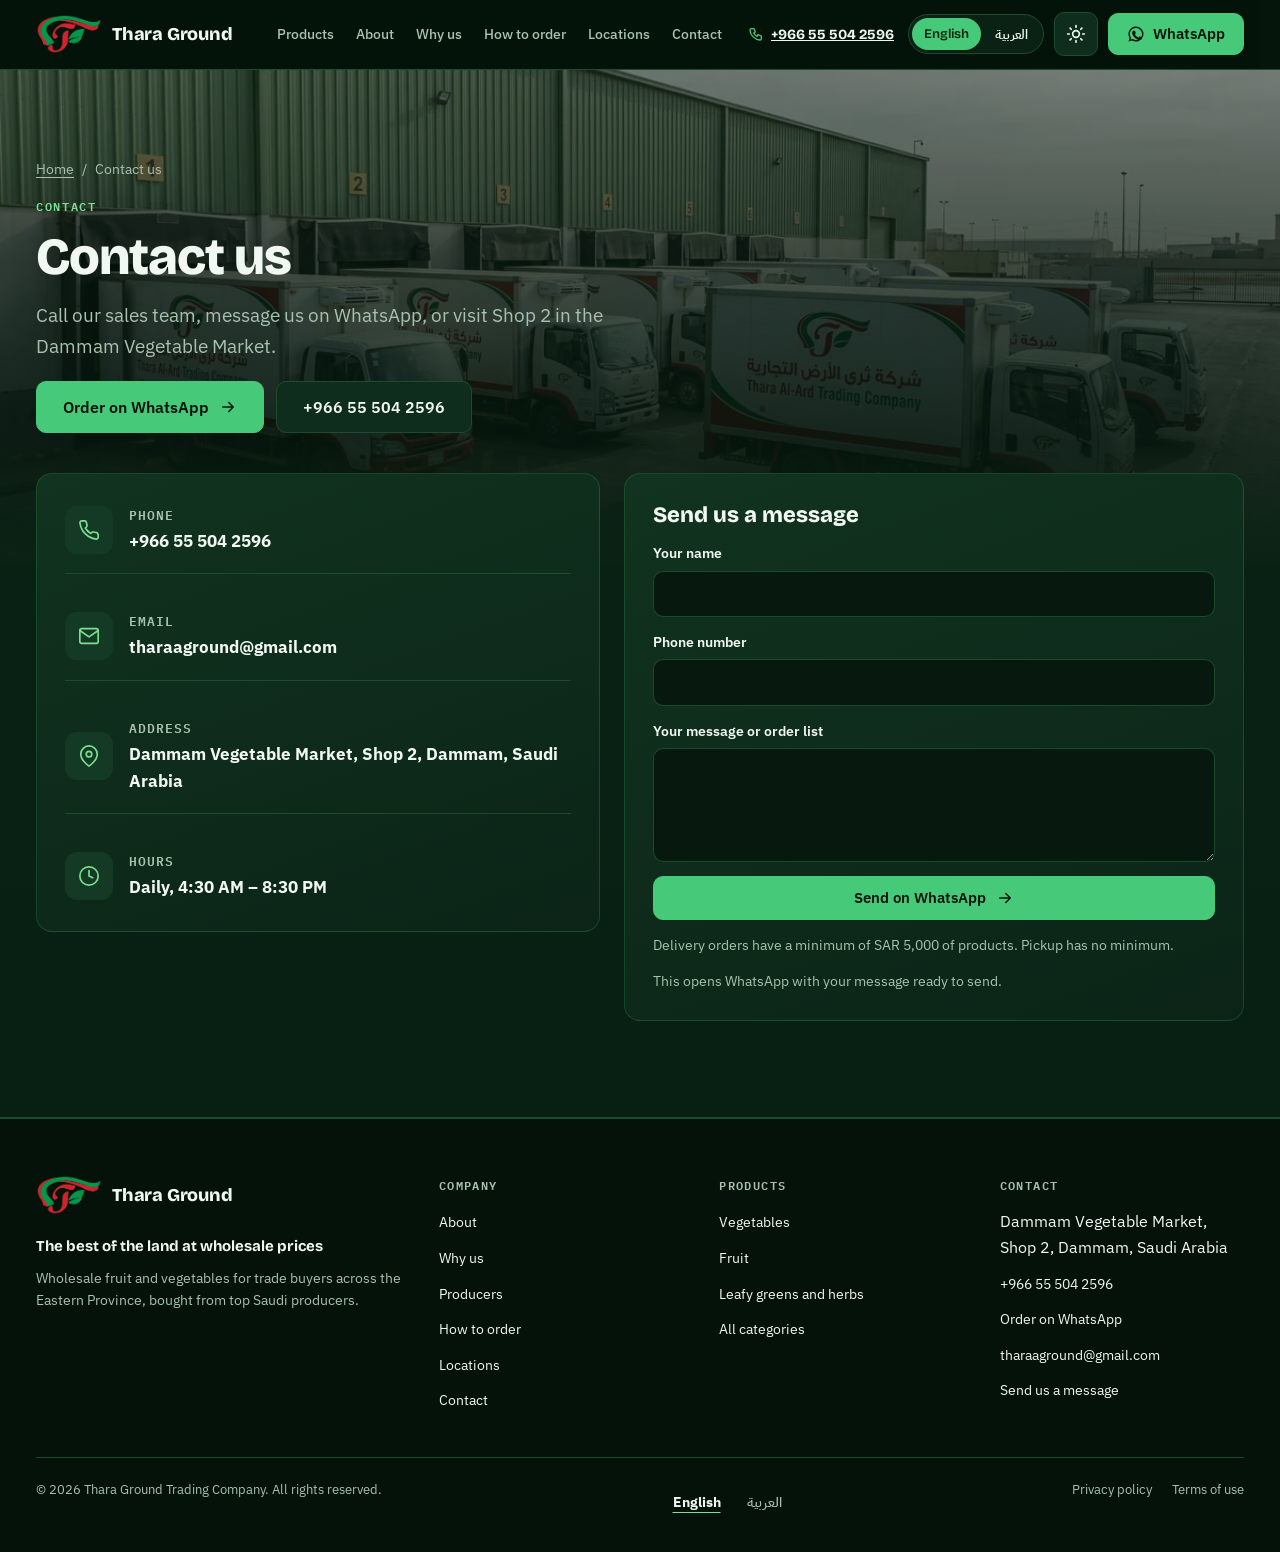
<file: contact.html>
<!doctype html>
<html lang="en" dir="ltr" data-theme="dark">
<head>
<meta charset="utf-8">
<meta name="viewport" content="width=device-width, initial-scale=1">
<title>Contact us | Thara Ground Trading Company</title>
<meta name="description" content="Wholesale distributors of fruit and vegetables in Dammam since the 2000s. More than 700 products, delivered across the Eastern Province.">
<meta name="theme-color" content="#06170D">
<link rel="canonical" href="https://tharaground.netlify.app/contact.html">
<link rel="alternate" hreflang="en" href="https://tharaground.netlify.app/contact.html">
<link rel="alternate" hreflang="ar" href="https://tharaground.netlify.app/ar/contact.html">
<link rel="alternate" hreflang="x-default" href="https://tharaground.netlify.app/contact.html">
<meta property="og:type" content="website">
<meta property="og:locale" content="en_US">
<meta property="og:title" content="Contact us | Thara Ground Trading Company">
<meta property="og:description" content="Wholesale distributors of fruit and vegetables in Dammam since the 2000s. More than 700 products, delivered across the Eastern Province.">
<link rel="icon" href="assets/img/favicon.png" type="image/png">
<link rel="preconnect" href="https://fonts.googleapis.com">
<link rel="preconnect" href="https://fonts.gstatic.com" crossorigin>
<link rel="stylesheet" href="https://fonts.googleapis.com/css2?family=Bricolage+Grotesque:wght@600;800&family=IBM+Plex+Mono:wght@500;600&family=IBM+Plex+Sans+Arabic:wght@400;500;600;700&family=IBM+Plex+Sans:wght@400;500;600&display=swap">
<link rel="stylesheet" href="assets/css/styles.css">
<script>(function(){var d=document.documentElement;d.classList.add('js');var s=function(k){try{return localStorage.getItem(k)}catch(e){return null}};d.setAttribute('data-theme',s('theme')==='light'?'light':'dark');var l=d.getAttribute('data-page-lang');if(!l){l=s('lang');if(l!=='ar'&&l!=='en'){var n=(navigator.language||'en').toLowerCase();l=n.indexOf('ar')===0?'ar':'en'}}d.lang=l;d.dir=l==='ar'?'rtl':'ltr';if(l!=='en')d.classList.add('relang');setTimeout(function(){d.classList.add('reveal-all')},4000)})();</script>

<noscript><style>.relang #app{visibility:visible}.js .reveal{opacity:1;transform:none}</style></noscript>
</head>
<body data-page="contact" data-slug="contact" data-base="" data-alt="ar/contact.html">
<div id="app"><a class="skip" href="#main">Skip to content</a><header class="site-header" id="siteHeader"><div class="wrap hdr"><a class="logo" href="index.html"><img class="logo-mark" src="assets/img/logo.png" alt="Thara Ground logo" width="66" height="40"><span class="logo-text"><b>Thara Ground</b><small>The best of the land at wholesale prices</small></span></a><nav class="nav" id="nav" aria-label="Main navigation"><div class="nav-dd"><a href="index.html#supply">Products</a><div class="mega" role="group" aria-label="Products"><div class="mega-list"><a href="products/veg.html"><b>Vegetables</b><span>Tomatoes, cucumbers, potatoes, onions, peppers and the cabbage family, in wholesale packs.</span></a><a href="products/fruit.html"><b>Fruit</b><span>Citrus, apples, grapes, melons, tropical and stone fruit.</span></a><a href="products/leafy.html"><b>Leafy greens and herbs</b><span>Fresh leafy greens and herbs, ready early for the day&#39;s trade.</span></a></div><div class="mega-shop"><b>Our shop</b><span>Dammam Vegetable Market, Shop 2, Dammam, Saudi Arabia</span><a href="https://www.google.com/maps/search/?api=1&query=Dammam+Vegetable+Market" target="_blank" rel="noopener">Open in Google Maps</a></div></div></div><a href="index.html#about">About</a><a href="index.html#why">Why us</a><a href="index.html#how">How to order</a><a href="index.html#locations">Locations</a><a href="contact.html">Contact</a><div class="nav-extra"><a class="nav-tel" href="tel:+966555042596" dir="ltr"><svg viewBox="0 0 24 24" width="16" height="16" fill="none" stroke="currentColor" stroke-width="2" stroke-linecap="round" stroke-linejoin="round" aria-hidden="true"><path d="M5 4h4l2 5-2.5 1.5a11 11 0 0 0 5 5L15 13l5 2v4a2 2 0 0 1-2 2A16 16 0 0 1 3 6a2 2 0 0 1 2-2z"/></svg>+966 55 504 2596</a><div class="lang-sw" role="group" aria-label="Language"><button type="button" data-lang="en" lang="en" aria-pressed="true">English</button><button type="button" data-lang="ar" lang="ar" aria-pressed="false">العربية</button></div></div><a class="btn primary nav-portal" href="https://wa.me/966555042596?text=Hi%2C%20I%20need%20a%20quotation." target="_blank" rel="noopener">Order on WhatsApp</a></nav><div class="hdr-actions"><a class="hdr-phone" href="tel:+966555042596" dir="ltr"><svg viewBox="0 0 24 24" width="16" height="16" fill="none" stroke="currentColor" stroke-width="2" stroke-linecap="round" stroke-linejoin="round" aria-hidden="true"><path d="M5 4h4l2 5-2.5 1.5a11 11 0 0 0 5 5L15 13l5 2v4a2 2 0 0 1-2 2A16 16 0 0 1 3 6a2 2 0 0 1 2-2z"/></svg>+966 55 504 2596</a><div class="lang-sw" role="group" aria-label="Language"><button type="button" data-lang="en" lang="en" aria-pressed="true">English</button><button type="button" data-lang="ar" lang="ar" aria-pressed="false">العربية</button></div><button type="button" class="icon-btn theme-btn" id="themeBtn" aria-label="Switch between dark and light mode"><svg viewBox="0 0 24 24" width="20" height="20" fill="none" stroke="currentColor" stroke-width="2" stroke-linecap="round" aria-hidden="true"><circle cx="12" cy="12" r="4"/><path d="M12 2v2M12 20v2M4.9 4.9l1.4 1.4M17.7 17.7l1.4 1.4M2 12h2M20 12h2M4.9 19.1l1.4-1.4M17.7 6.3l1.4-1.4"/></svg><svg viewBox="0 0 24 24" width="20" height="20" fill="none" stroke="currentColor" stroke-width="2" stroke-linecap="round" stroke-linejoin="round" aria-hidden="true"><path d="M21 12.8A9 9 0 1 1 11.2 3a7 7 0 0 0 9.8 9.8z"/></svg></button><a class="btn primary hdr-portal" href="https://wa.me/966555042596?text=Hi%2C%20I%20need%20a%20quotation." target="_blank" rel="noopener"><svg viewBox="0 0 24 24" width="18" height="18" fill="currentColor" aria-hidden="true"><path d="M12 2a10 10 0 0 0-8.6 15.1L2 22l5-1.3A10 10 0 1 0 12 2zm0 2a8 8 0 1 1-4.2 14.8l-.4-.2-2.6.7.7-2.5-.3-.4A8 8 0 0 1 12 4zm-3 3.5c-.3 0-.7.1-1 .5-.4.5-1.1 1.2-1.1 2.8s1.2 3.2 1.3 3.4c.2.2 2.3 3.6 5.6 4.9 2.8 1.1 3.3.9 3.9.8.6 0 2-.8 2.2-1.6.3-.8.3-1.5.2-1.6-.1-.2-.3-.3-.7-.5l-2-1c-.3-.1-.5-.2-.7.2l-.9 1.1c-.2.2-.3.2-.7.1-.3-.2-1.4-.5-2.6-1.6-1-.9-1.6-2-1.8-2.3-.2-.3 0-.5.1-.7l.5-.6c.1-.2.2-.3.3-.5.1-.2 0-.4 0-.6l-.9-2.2c-.2-.5-.5-.5-.7-.5z"/></svg>WhatsApp</a><button type="button" class="icon-btn menu-btn" id="menuBtn" aria-expanded="false" aria-controls="nav" aria-label="Open menu"><svg viewBox="0 0 24 24" width="22" height="22" fill="none" stroke="currentColor" stroke-width="2" stroke-linecap="round" aria-hidden="true"><path d="M4 7h16M4 12h16M4 17h16"/></svg><svg viewBox="0 0 24 24" width="22" height="22" fill="none" stroke="currentColor" stroke-width="2" stroke-linecap="round" aria-hidden="true"><path d="M6 6l12 12M18 6L6 18"/></svg></button></div></div></header><main id="main"><section class="sec alt ct-sec" id="contact" aria-labelledby="contactT"><div class="ct-banner"><img class="ct-bg" src="assets/img/hero.webp" alt="" loading="lazy" decoding="async"><div class="wrap ct-head"><nav class="crumbs ct-crumbs" aria-label="Breadcrumb"><a href="index.html">Home</a><span aria-hidden="true">/</span><span aria-current="page">Contact us</span></nav><p class="eyebrow">Contact</p><h1 class="title" id="contactT">Contact us</h1><p class="lead">Call our sales team, message us on WhatsApp, or visit Shop 2 in the Dammam Vegetable Market.</p><div class="cta"><a class="btn primary lg" href="https://wa.me/966555042596?text=Hi%2C%20I%20need%20a%20quotation." target="_blank" rel="noopener">Order on WhatsApp<svg class="arr" viewBox="0 0 24 24" width="18" height="18" fill="none" stroke="currentColor" stroke-width="2" stroke-linecap="round" stroke-linejoin="round" aria-hidden="true"><path d="M5 12h14M13 6l6 6-6 6"/></svg></a><a class="btn lg" href="tel:+966555042596" dir="ltr">+966 55 504 2596</a></div></div></div><div class="wrap ct-body"><dl class="contact-list card ct-card"><div class="ct-row"><span class="ct-ic"><svg viewBox="0 0 24 24" width="22" height="22" fill="none" stroke="currentColor" stroke-width="1.8" stroke-linecap="round" stroke-linejoin="round" aria-hidden="true"><path d="M22 16.9v3a2 2 0 0 1-2.2 2 19.8 19.8 0 0 1-8.6-3.1 19.5 19.5 0 0 1-6-6A19.8 19.8 0 0 1 2.1 4.2 2 2 0 0 1 4.1 2h3a2 2 0 0 1 2 1.7c.1.9.4 1.8.7 2.7a2 2 0 0 1-.5 2.1L8 9.8a16 16 0 0 0 6 6l1.3-1.3a2 2 0 0 1 2.1-.4c.9.3 1.8.6 2.7.7a2 2 0 0 1 1.7 2z"/></svg></span><div><dt>Phone</dt><dd><a href="tel:+966555042596" dir="ltr">+966 55 504 2596</a></dd></div></div><div class="ct-row"><span class="ct-ic"><svg viewBox="0 0 24 24" width="22" height="22" fill="none" stroke="currentColor" stroke-width="1.8" stroke-linecap="round" stroke-linejoin="round" aria-hidden="true"><rect x="2" y="4" width="20" height="16" rx="2"/><path d="M22 6l-10 7L2 6"/></svg></span><div><dt>Email</dt><dd><a href="mailto:tharaaground@gmail.com">tharaaground@gmail.com</a></dd></div></div><div class="ct-row"><span class="ct-ic"><svg viewBox="0 0 24 24" width="22" height="22" fill="none" stroke="currentColor" stroke-width="1.8" stroke-linecap="round" stroke-linejoin="round" aria-hidden="true"><path d="M21 10c0 7-9 13-9 13s-9-6-9-13a9 9 0 0 1 18 0z"/><circle cx="12" cy="10" r="3"/></svg></span><div><dt>Address</dt><dd><a href="https://www.google.com/maps/search/?api=1&query=Dammam+Vegetable+Market" target="_blank" rel="noopener">Dammam Vegetable Market, Shop 2, Dammam, Saudi Arabia</a></dd></div></div><div class="ct-row"><span class="ct-ic"><svg viewBox="0 0 24 24" width="22" height="22" fill="none" stroke="currentColor" stroke-width="1.8" stroke-linecap="round" stroke-linejoin="round" aria-hidden="true"><circle cx="12" cy="12" r="10"/><path d="M12 6v6l4 2"/></svg></span><div><dt>Hours</dt><dd>Daily, 4:30 AM – 8:30 PM</dd></div></div></dl><form class="card contact-form reveal" id="contactForm" name="contact" method="POST" data-netlify="true" style="--i:1"><input type="hidden" name="form-name" value="contact"><h3>Send us a message</h3><label>Your name<input name="name" autocomplete="name" required></label><label>Phone number<input name="phone" type="tel" autocomplete="tel" dir="ltr"></label><label>Your message or order list<textarea name="msg" rows="4" required></textarea></label><button class="btn primary" type="submit">Send on WhatsApp<svg class="arr" viewBox="0 0 24 24" width="18" height="18" fill="none" stroke="currentColor" stroke-width="2" stroke-linecap="round" stroke-linejoin="round" aria-hidden="true"><path d="M5 12h14M13 6l6 6-6 6"/></svg></button><p class="muted">Delivery orders have a minimum of SAR 5,000 of products. Pickup has no minimum.</p><p class="muted">This opens WhatsApp with your message ready to send.</p><p class="form-status" id="formStatus" role="status" aria-live="polite"></p></form></div></section></main><footer class="site-footer"><div class="wrap"><div class="foot-grid"><div class="foot-brand"><a class="logo" href="index.html"><img class="logo-mark" src="assets/img/logo.png" alt="Thara Ground logo" width="66" height="40" loading="lazy"><span class="logo-text"><b>Thara Ground</b></span></a><p class="foot-tag">The best of the land at wholesale prices</p><p>Wholesale fruit and vegetables for trade buyers across the Eastern Province, bought from top Saudi producers.</p></div><div><h2 class="foot-h">Company</h2><ul><li><a href="index.html#about">About</a></li><li><a href="index.html#why">Why us</a></li><li><a href="index.html#brands">Producers</a></li><li><a href="index.html#how">How to order</a></li><li><a href="index.html#locations">Locations</a></li><li><a href="contact.html">Contact</a></li></ul></div><div><h2 class="foot-h">Products</h2><ul><li><a href="products/veg.html">Vegetables</a></li><li><a href="products/fruit.html">Fruit</a></li><li><a href="products/leafy.html">Leafy greens and herbs</a></li><li><a href="index.html#supply">All categories</a></li></ul></div><div><h2 class="foot-h">Contact</h2><ul class="foot-contact"><li>Dammam Vegetable Market, Shop 2, Dammam, Saudi Arabia</li><li><a href="tel:+966555042596" dir="ltr">+966 55 504 2596</a></li><li><a href="https://wa.me/966555042596?text=Hi%2C%20I%20need%20a%20quotation." target="_blank" rel="noopener">Order on WhatsApp</a></li><li><a href="mailto:tharaaground@gmail.com">tharaaground@gmail.com</a></li><li><a href="contact.html">Send us a message</a></li></ul></div></div><div class="foot-bottom"><p>© 2026 Thara Ground Trading Company. All rights reserved.</p><div class="foot-lang" role="group" aria-label="Language"><button type="button" data-lang="en" lang="en" aria-pressed="true">English</button><button type="button" data-lang="ar" lang="ar" aria-pressed="false">العربية</button></div><p class="foot-legal"><a href="privacy.html">Privacy policy</a><a href="terms.html">Terms of use</a></p></div></div></footer></div>
<script src="assets/js/data.js" defer></script>
<script src="assets/js/i18n.js" defer></script>
<script src="assets/js/render.js" defer></script>
<script src="assets/js/main.js" defer></script>
</body>
</html>
</file>
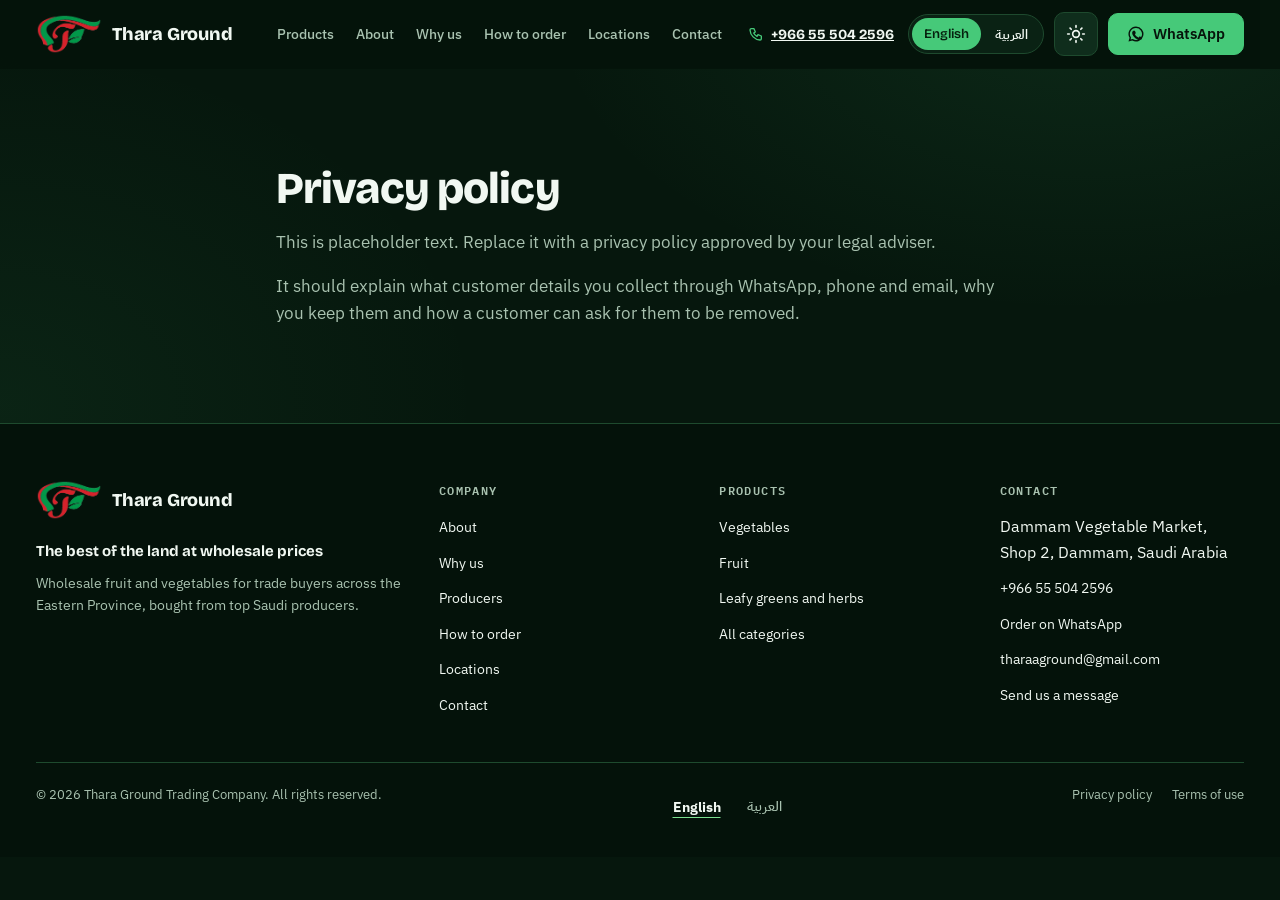
<file: privacy.html>
<!doctype html>
<html lang="en" dir="ltr" data-theme="dark">
<head>
<meta charset="utf-8">
<meta name="viewport" content="width=device-width, initial-scale=1">
<title>Privacy policy | Thara Ground Trading Company</title>
<meta name="description" content="Wholesale distributors of fruit and vegetables in Dammam since the 2000s. More than 700 products, delivered across the Eastern Province.">
<meta name="theme-color" content="#06170D">
<link rel="canonical" href="https://tharaground.netlify.app/privacy.html">
<link rel="alternate" hreflang="en" href="https://tharaground.netlify.app/privacy.html">
<link rel="alternate" hreflang="ar" href="https://tharaground.netlify.app/ar/privacy.html">
<link rel="alternate" hreflang="x-default" href="https://tharaground.netlify.app/privacy.html">
<meta property="og:type" content="website">
<meta property="og:locale" content="en_US">
<meta property="og:title" content="Privacy policy | Thara Ground Trading Company">
<meta property="og:description" content="Wholesale distributors of fruit and vegetables in Dammam since the 2000s. More than 700 products, delivered across the Eastern Province.">
<link rel="icon" href="assets/img/favicon.png" type="image/png">
<link rel="preconnect" href="https://fonts.googleapis.com">
<link rel="preconnect" href="https://fonts.gstatic.com" crossorigin>
<link rel="stylesheet" href="https://fonts.googleapis.com/css2?family=Bricolage+Grotesque:wght@600;800&family=IBM+Plex+Mono:wght@500;600&family=IBM+Plex+Sans+Arabic:wght@400;500;600;700&family=IBM+Plex+Sans:wght@400;500;600&display=swap">
<link rel="stylesheet" href="assets/css/styles.css">
<script>(function(){var d=document.documentElement;d.classList.add('js');var s=function(k){try{return localStorage.getItem(k)}catch(e){return null}};d.setAttribute('data-theme',s('theme')==='light'?'light':'dark');var l=d.getAttribute('data-page-lang');if(!l){l=s('lang');if(l!=='ar'&&l!=='en'){var n=(navigator.language||'en').toLowerCase();l=n.indexOf('ar')===0?'ar':'en'}}d.lang=l;d.dir=l==='ar'?'rtl':'ltr';if(l!=='en')d.classList.add('relang');setTimeout(function(){d.classList.add('reveal-all')},4000)})();</script>

<noscript><style>.relang #app{visibility:visible}.js .reveal{opacity:1;transform:none}</style></noscript>
</head>
<body data-page="legal" data-slug="privacy" data-base="" data-alt="ar/privacy.html">
<div id="app"><a class="skip" href="#main">Skip to content</a><header class="site-header" id="siteHeader"><div class="wrap hdr"><a class="logo" href="index.html"><img class="logo-mark" src="assets/img/logo.png" alt="Thara Ground logo" width="66" height="40"><span class="logo-text"><b>Thara Ground</b><small>The best of the land at wholesale prices</small></span></a><nav class="nav" id="nav" aria-label="Main navigation"><div class="nav-dd"><a href="index.html#supply">Products</a><div class="mega" role="group" aria-label="Products"><div class="mega-list"><a href="products/veg.html"><b>Vegetables</b><span>Tomatoes, cucumbers, potatoes, onions, peppers and the cabbage family, in wholesale packs.</span></a><a href="products/fruit.html"><b>Fruit</b><span>Citrus, apples, grapes, melons, tropical and stone fruit.</span></a><a href="products/leafy.html"><b>Leafy greens and herbs</b><span>Fresh leafy greens and herbs, ready early for the day&#39;s trade.</span></a></div><div class="mega-shop"><b>Our shop</b><span>Dammam Vegetable Market, Shop 2, Dammam, Saudi Arabia</span><a href="https://www.google.com/maps/search/?api=1&query=Dammam+Vegetable+Market" target="_blank" rel="noopener">Open in Google Maps</a></div></div></div><a href="index.html#about">About</a><a href="index.html#why">Why us</a><a href="index.html#how">How to order</a><a href="index.html#locations">Locations</a><a href="contact.html">Contact</a><div class="nav-extra"><a class="nav-tel" href="tel:+966555042596" dir="ltr"><svg viewBox="0 0 24 24" width="16" height="16" fill="none" stroke="currentColor" stroke-width="2" stroke-linecap="round" stroke-linejoin="round" aria-hidden="true"><path d="M5 4h4l2 5-2.5 1.5a11 11 0 0 0 5 5L15 13l5 2v4a2 2 0 0 1-2 2A16 16 0 0 1 3 6a2 2 0 0 1 2-2z"/></svg>+966 55 504 2596</a><div class="lang-sw" role="group" aria-label="Language"><button type="button" data-lang="en" lang="en" aria-pressed="true">English</button><button type="button" data-lang="ar" lang="ar" aria-pressed="false">العربية</button></div></div><a class="btn primary nav-portal" href="https://wa.me/966555042596?text=Hi%2C%20I%20need%20a%20quotation." target="_blank" rel="noopener">Order on WhatsApp</a></nav><div class="hdr-actions"><a class="hdr-phone" href="tel:+966555042596" dir="ltr"><svg viewBox="0 0 24 24" width="16" height="16" fill="none" stroke="currentColor" stroke-width="2" stroke-linecap="round" stroke-linejoin="round" aria-hidden="true"><path d="M5 4h4l2 5-2.5 1.5a11 11 0 0 0 5 5L15 13l5 2v4a2 2 0 0 1-2 2A16 16 0 0 1 3 6a2 2 0 0 1 2-2z"/></svg>+966 55 504 2596</a><div class="lang-sw" role="group" aria-label="Language"><button type="button" data-lang="en" lang="en" aria-pressed="true">English</button><button type="button" data-lang="ar" lang="ar" aria-pressed="false">العربية</button></div><button type="button" class="icon-btn theme-btn" id="themeBtn" aria-label="Switch between dark and light mode"><svg viewBox="0 0 24 24" width="20" height="20" fill="none" stroke="currentColor" stroke-width="2" stroke-linecap="round" aria-hidden="true"><circle cx="12" cy="12" r="4"/><path d="M12 2v2M12 20v2M4.9 4.9l1.4 1.4M17.7 17.7l1.4 1.4M2 12h2M20 12h2M4.9 19.1l1.4-1.4M17.7 6.3l1.4-1.4"/></svg><svg viewBox="0 0 24 24" width="20" height="20" fill="none" stroke="currentColor" stroke-width="2" stroke-linecap="round" stroke-linejoin="round" aria-hidden="true"><path d="M21 12.8A9 9 0 1 1 11.2 3a7 7 0 0 0 9.8 9.8z"/></svg></button><a class="btn primary hdr-portal" href="https://wa.me/966555042596?text=Hi%2C%20I%20need%20a%20quotation." target="_blank" rel="noopener"><svg viewBox="0 0 24 24" width="18" height="18" fill="currentColor" aria-hidden="true"><path d="M12 2a10 10 0 0 0-8.6 15.1L2 22l5-1.3A10 10 0 1 0 12 2zm0 2a8 8 0 1 1-4.2 14.8l-.4-.2-2.6.7.7-2.5-.3-.4A8 8 0 0 1 12 4zm-3 3.5c-.3 0-.7.1-1 .5-.4.5-1.1 1.2-1.1 2.8s1.2 3.2 1.3 3.4c.2.2 2.3 3.6 5.6 4.9 2.8 1.1 3.3.9 3.9.8.6 0 2-.8 2.2-1.6.3-.8.3-1.5.2-1.6-.1-.2-.3-.3-.7-.5l-2-1c-.3-.1-.5-.2-.7.2l-.9 1.1c-.2.2-.3.2-.7.1-.3-.2-1.4-.5-2.6-1.6-1-.9-1.6-2-1.8-2.3-.2-.3 0-.5.1-.7l.5-.6c.1-.2.2-.3.3-.5.1-.2 0-.4 0-.6l-.9-2.2c-.2-.5-.5-.5-.7-.5z"/></svg>WhatsApp</a><button type="button" class="icon-btn menu-btn" id="menuBtn" aria-expanded="false" aria-controls="nav" aria-label="Open menu"><svg viewBox="0 0 24 24" width="22" height="22" fill="none" stroke="currentColor" stroke-width="2" stroke-linecap="round" aria-hidden="true"><path d="M4 7h16M4 12h16M4 17h16"/></svg><svg viewBox="0 0 24 24" width="22" height="22" fill="none" stroke="currentColor" stroke-width="2" stroke-linecap="round" aria-hidden="true"><path d="M6 6l12 12M18 6L6 18"/></svg></button></div></div></header><main id="main"><section class="sec legal"><div class="wrap narrow"><h1 class="title">Privacy policy</h1><p>This is placeholder text. Replace it with a privacy policy approved by your legal adviser.</p><p>It should explain what customer details you collect through WhatsApp, phone and email, why you keep them and how a customer can ask for them to be removed.</p></div></section></main><footer class="site-footer"><div class="wrap"><div class="foot-grid"><div class="foot-brand"><a class="logo" href="index.html"><img class="logo-mark" src="assets/img/logo.png" alt="Thara Ground logo" width="66" height="40" loading="lazy"><span class="logo-text"><b>Thara Ground</b></span></a><p class="foot-tag">The best of the land at wholesale prices</p><p>Wholesale fruit and vegetables for trade buyers across the Eastern Province, bought from top Saudi producers.</p></div><div><h2 class="foot-h">Company</h2><ul><li><a href="index.html#about">About</a></li><li><a href="index.html#why">Why us</a></li><li><a href="index.html#brands">Producers</a></li><li><a href="index.html#how">How to order</a></li><li><a href="index.html#locations">Locations</a></li><li><a href="contact.html">Contact</a></li></ul></div><div><h2 class="foot-h">Products</h2><ul><li><a href="products/veg.html">Vegetables</a></li><li><a href="products/fruit.html">Fruit</a></li><li><a href="products/leafy.html">Leafy greens and herbs</a></li><li><a href="index.html#supply">All categories</a></li></ul></div><div><h2 class="foot-h">Contact</h2><ul class="foot-contact"><li>Dammam Vegetable Market, Shop 2, Dammam, Saudi Arabia</li><li><a href="tel:+966555042596" dir="ltr">+966 55 504 2596</a></li><li><a href="https://wa.me/966555042596?text=Hi%2C%20I%20need%20a%20quotation." target="_blank" rel="noopener">Order on WhatsApp</a></li><li><a href="mailto:tharaaground@gmail.com">tharaaground@gmail.com</a></li><li><a href="contact.html">Send us a message</a></li></ul></div></div><div class="foot-bottom"><p>© 2026 Thara Ground Trading Company. All rights reserved.</p><div class="foot-lang" role="group" aria-label="Language"><button type="button" data-lang="en" lang="en" aria-pressed="true">English</button><button type="button" data-lang="ar" lang="ar" aria-pressed="false">العربية</button></div><p class="foot-legal"><a href="privacy.html">Privacy policy</a><a href="terms.html">Terms of use</a></p></div></div></footer></div>
<script src="assets/js/data.js" defer></script>
<script src="assets/js/i18n.js" defer></script>
<script src="assets/js/render.js" defer></script>
<script src="assets/js/main.js" defer></script>
</body>
</html>
</file>
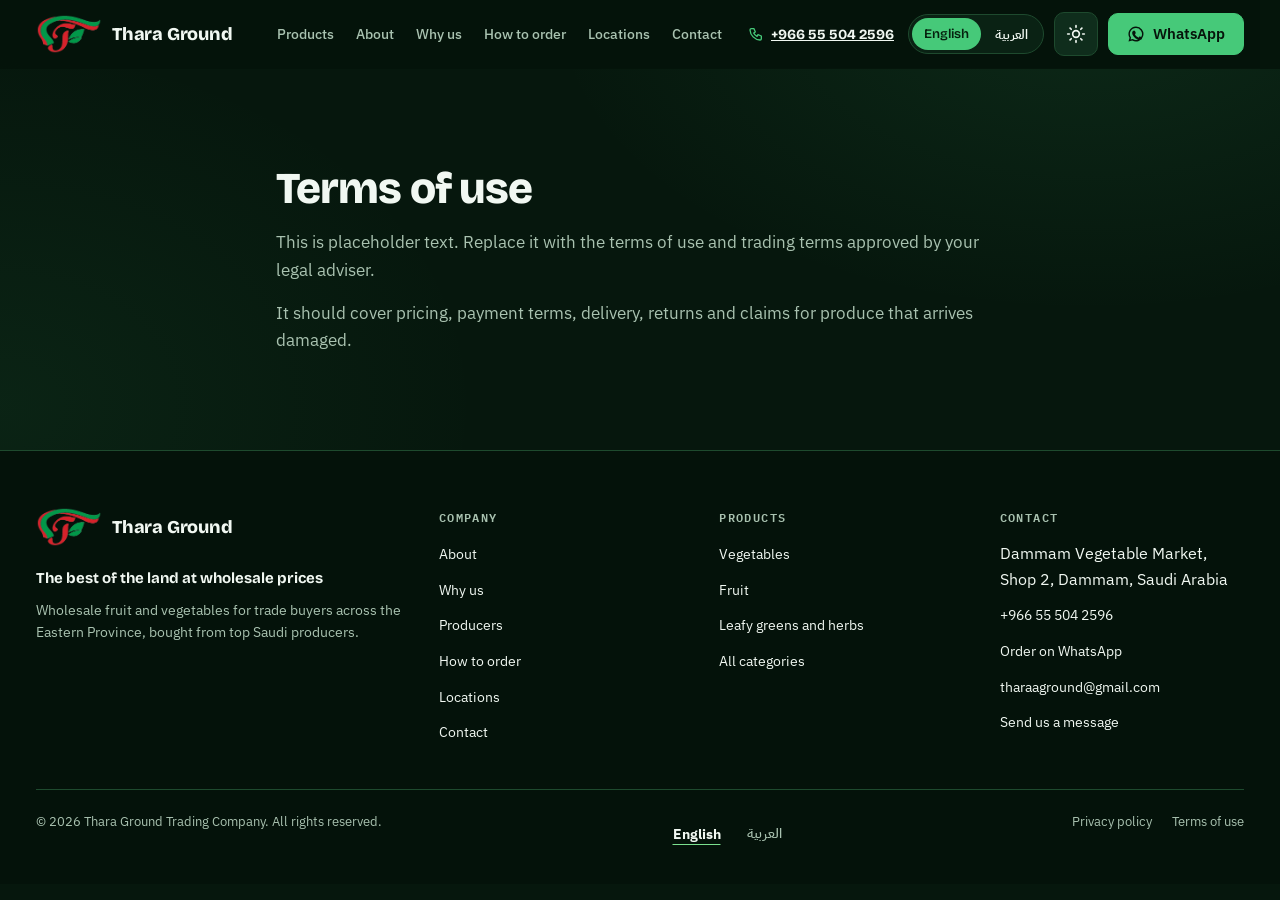
<file: terms.html>
<!doctype html>
<html lang="en" dir="ltr" data-theme="dark">
<head>
<meta charset="utf-8">
<meta name="viewport" content="width=device-width, initial-scale=1">
<title>Terms of use | Thara Ground Trading Company</title>
<meta name="description" content="Wholesale distributors of fruit and vegetables in Dammam since the 2000s. More than 700 products, delivered across the Eastern Province.">
<meta name="theme-color" content="#06170D">
<link rel="canonical" href="https://tharaground.netlify.app/terms.html">
<link rel="alternate" hreflang="en" href="https://tharaground.netlify.app/terms.html">
<link rel="alternate" hreflang="ar" href="https://tharaground.netlify.app/ar/terms.html">
<link rel="alternate" hreflang="x-default" href="https://tharaground.netlify.app/terms.html">
<meta property="og:type" content="website">
<meta property="og:locale" content="en_US">
<meta property="og:title" content="Terms of use | Thara Ground Trading Company">
<meta property="og:description" content="Wholesale distributors of fruit and vegetables in Dammam since the 2000s. More than 700 products, delivered across the Eastern Province.">
<link rel="icon" href="assets/img/favicon.png" type="image/png">
<link rel="preconnect" href="https://fonts.googleapis.com">
<link rel="preconnect" href="https://fonts.gstatic.com" crossorigin>
<link rel="stylesheet" href="https://fonts.googleapis.com/css2?family=Bricolage+Grotesque:wght@600;800&family=IBM+Plex+Mono:wght@500;600&family=IBM+Plex+Sans+Arabic:wght@400;500;600;700&family=IBM+Plex+Sans:wght@400;500;600&display=swap">
<link rel="stylesheet" href="assets/css/styles.css">
<script>(function(){var d=document.documentElement;d.classList.add('js');var s=function(k){try{return localStorage.getItem(k)}catch(e){return null}};d.setAttribute('data-theme',s('theme')==='light'?'light':'dark');var l=d.getAttribute('data-page-lang');if(!l){l=s('lang');if(l!=='ar'&&l!=='en'){var n=(navigator.language||'en').toLowerCase();l=n.indexOf('ar')===0?'ar':'en'}}d.lang=l;d.dir=l==='ar'?'rtl':'ltr';if(l!=='en')d.classList.add('relang');setTimeout(function(){d.classList.add('reveal-all')},4000)})();</script>

<noscript><style>.relang #app{visibility:visible}.js .reveal{opacity:1;transform:none}</style></noscript>
</head>
<body data-page="legal" data-slug="terms" data-base="" data-alt="ar/terms.html">
<div id="app"><a class="skip" href="#main">Skip to content</a><header class="site-header" id="siteHeader"><div class="wrap hdr"><a class="logo" href="index.html"><img class="logo-mark" src="assets/img/logo.png" alt="Thara Ground logo" width="66" height="40"><span class="logo-text"><b>Thara Ground</b><small>The best of the land at wholesale prices</small></span></a><nav class="nav" id="nav" aria-label="Main navigation"><div class="nav-dd"><a href="index.html#supply">Products</a><div class="mega" role="group" aria-label="Products"><div class="mega-list"><a href="products/veg.html"><b>Vegetables</b><span>Tomatoes, cucumbers, potatoes, onions, peppers and the cabbage family, in wholesale packs.</span></a><a href="products/fruit.html"><b>Fruit</b><span>Citrus, apples, grapes, melons, tropical and stone fruit.</span></a><a href="products/leafy.html"><b>Leafy greens and herbs</b><span>Fresh leafy greens and herbs, ready early for the day&#39;s trade.</span></a></div><div class="mega-shop"><b>Our shop</b><span>Dammam Vegetable Market, Shop 2, Dammam, Saudi Arabia</span><a href="https://www.google.com/maps/search/?api=1&query=Dammam+Vegetable+Market" target="_blank" rel="noopener">Open in Google Maps</a></div></div></div><a href="index.html#about">About</a><a href="index.html#why">Why us</a><a href="index.html#how">How to order</a><a href="index.html#locations">Locations</a><a href="contact.html">Contact</a><div class="nav-extra"><a class="nav-tel" href="tel:+966555042596" dir="ltr"><svg viewBox="0 0 24 24" width="16" height="16" fill="none" stroke="currentColor" stroke-width="2" stroke-linecap="round" stroke-linejoin="round" aria-hidden="true"><path d="M5 4h4l2 5-2.5 1.5a11 11 0 0 0 5 5L15 13l5 2v4a2 2 0 0 1-2 2A16 16 0 0 1 3 6a2 2 0 0 1 2-2z"/></svg>+966 55 504 2596</a><div class="lang-sw" role="group" aria-label="Language"><button type="button" data-lang="en" lang="en" aria-pressed="true">English</button><button type="button" data-lang="ar" lang="ar" aria-pressed="false">العربية</button></div></div><a class="btn primary nav-portal" href="https://wa.me/966555042596?text=Hi%2C%20I%20need%20a%20quotation." target="_blank" rel="noopener">Order on WhatsApp</a></nav><div class="hdr-actions"><a class="hdr-phone" href="tel:+966555042596" dir="ltr"><svg viewBox="0 0 24 24" width="16" height="16" fill="none" stroke="currentColor" stroke-width="2" stroke-linecap="round" stroke-linejoin="round" aria-hidden="true"><path d="M5 4h4l2 5-2.5 1.5a11 11 0 0 0 5 5L15 13l5 2v4a2 2 0 0 1-2 2A16 16 0 0 1 3 6a2 2 0 0 1 2-2z"/></svg>+966 55 504 2596</a><div class="lang-sw" role="group" aria-label="Language"><button type="button" data-lang="en" lang="en" aria-pressed="true">English</button><button type="button" data-lang="ar" lang="ar" aria-pressed="false">العربية</button></div><button type="button" class="icon-btn theme-btn" id="themeBtn" aria-label="Switch between dark and light mode"><svg viewBox="0 0 24 24" width="20" height="20" fill="none" stroke="currentColor" stroke-width="2" stroke-linecap="round" aria-hidden="true"><circle cx="12" cy="12" r="4"/><path d="M12 2v2M12 20v2M4.9 4.9l1.4 1.4M17.7 17.7l1.4 1.4M2 12h2M20 12h2M4.9 19.1l1.4-1.4M17.7 6.3l1.4-1.4"/></svg><svg viewBox="0 0 24 24" width="20" height="20" fill="none" stroke="currentColor" stroke-width="2" stroke-linecap="round" stroke-linejoin="round" aria-hidden="true"><path d="M21 12.8A9 9 0 1 1 11.2 3a7 7 0 0 0 9.8 9.8z"/></svg></button><a class="btn primary hdr-portal" href="https://wa.me/966555042596?text=Hi%2C%20I%20need%20a%20quotation." target="_blank" rel="noopener"><svg viewBox="0 0 24 24" width="18" height="18" fill="currentColor" aria-hidden="true"><path d="M12 2a10 10 0 0 0-8.6 15.1L2 22l5-1.3A10 10 0 1 0 12 2zm0 2a8 8 0 1 1-4.2 14.8l-.4-.2-2.6.7.7-2.5-.3-.4A8 8 0 0 1 12 4zm-3 3.5c-.3 0-.7.1-1 .5-.4.5-1.1 1.2-1.1 2.8s1.2 3.2 1.3 3.4c.2.2 2.3 3.6 5.6 4.9 2.8 1.1 3.3.9 3.9.8.6 0 2-.8 2.2-1.6.3-.8.3-1.5.2-1.6-.1-.2-.3-.3-.7-.5l-2-1c-.3-.1-.5-.2-.7.2l-.9 1.1c-.2.2-.3.2-.7.1-.3-.2-1.4-.5-2.6-1.6-1-.9-1.6-2-1.8-2.3-.2-.3 0-.5.1-.7l.5-.6c.1-.2.2-.3.3-.5.1-.2 0-.4 0-.6l-.9-2.2c-.2-.5-.5-.5-.7-.5z"/></svg>WhatsApp</a><button type="button" class="icon-btn menu-btn" id="menuBtn" aria-expanded="false" aria-controls="nav" aria-label="Open menu"><svg viewBox="0 0 24 24" width="22" height="22" fill="none" stroke="currentColor" stroke-width="2" stroke-linecap="round" aria-hidden="true"><path d="M4 7h16M4 12h16M4 17h16"/></svg><svg viewBox="0 0 24 24" width="22" height="22" fill="none" stroke="currentColor" stroke-width="2" stroke-linecap="round" aria-hidden="true"><path d="M6 6l12 12M18 6L6 18"/></svg></button></div></div></header><main id="main"><section class="sec legal"><div class="wrap narrow"><h1 class="title">Terms of use</h1><p>This is placeholder text. Replace it with the terms of use and trading terms approved by your legal adviser.</p><p>It should cover pricing, payment terms, delivery, returns and claims for produce that arrives damaged.</p></div></section></main><footer class="site-footer"><div class="wrap"><div class="foot-grid"><div class="foot-brand"><a class="logo" href="index.html"><img class="logo-mark" src="assets/img/logo.png" alt="Thara Ground logo" width="66" height="40" loading="lazy"><span class="logo-text"><b>Thara Ground</b></span></a><p class="foot-tag">The best of the land at wholesale prices</p><p>Wholesale fruit and vegetables for trade buyers across the Eastern Province, bought from top Saudi producers.</p></div><div><h2 class="foot-h">Company</h2><ul><li><a href="index.html#about">About</a></li><li><a href="index.html#why">Why us</a></li><li><a href="index.html#brands">Producers</a></li><li><a href="index.html#how">How to order</a></li><li><a href="index.html#locations">Locations</a></li><li><a href="contact.html">Contact</a></li></ul></div><div><h2 class="foot-h">Products</h2><ul><li><a href="products/veg.html">Vegetables</a></li><li><a href="products/fruit.html">Fruit</a></li><li><a href="products/leafy.html">Leafy greens and herbs</a></li><li><a href="index.html#supply">All categories</a></li></ul></div><div><h2 class="foot-h">Contact</h2><ul class="foot-contact"><li>Dammam Vegetable Market, Shop 2, Dammam, Saudi Arabia</li><li><a href="tel:+966555042596" dir="ltr">+966 55 504 2596</a></li><li><a href="https://wa.me/966555042596?text=Hi%2C%20I%20need%20a%20quotation." target="_blank" rel="noopener">Order on WhatsApp</a></li><li><a href="mailto:tharaaground@gmail.com">tharaaground@gmail.com</a></li><li><a href="contact.html">Send us a message</a></li></ul></div></div><div class="foot-bottom"><p>© 2026 Thara Ground Trading Company. All rights reserved.</p><div class="foot-lang" role="group" aria-label="Language"><button type="button" data-lang="en" lang="en" aria-pressed="true">English</button><button type="button" data-lang="ar" lang="ar" aria-pressed="false">العربية</button></div><p class="foot-legal"><a href="privacy.html">Privacy policy</a><a href="terms.html">Terms of use</a></p></div></div></footer></div>
<script src="assets/js/data.js" defer></script>
<script src="assets/js/i18n.js" defer></script>
<script src="assets/js/render.js" defer></script>
<script src="assets/js/main.js" defer></script>
</body>
</html>
</file>
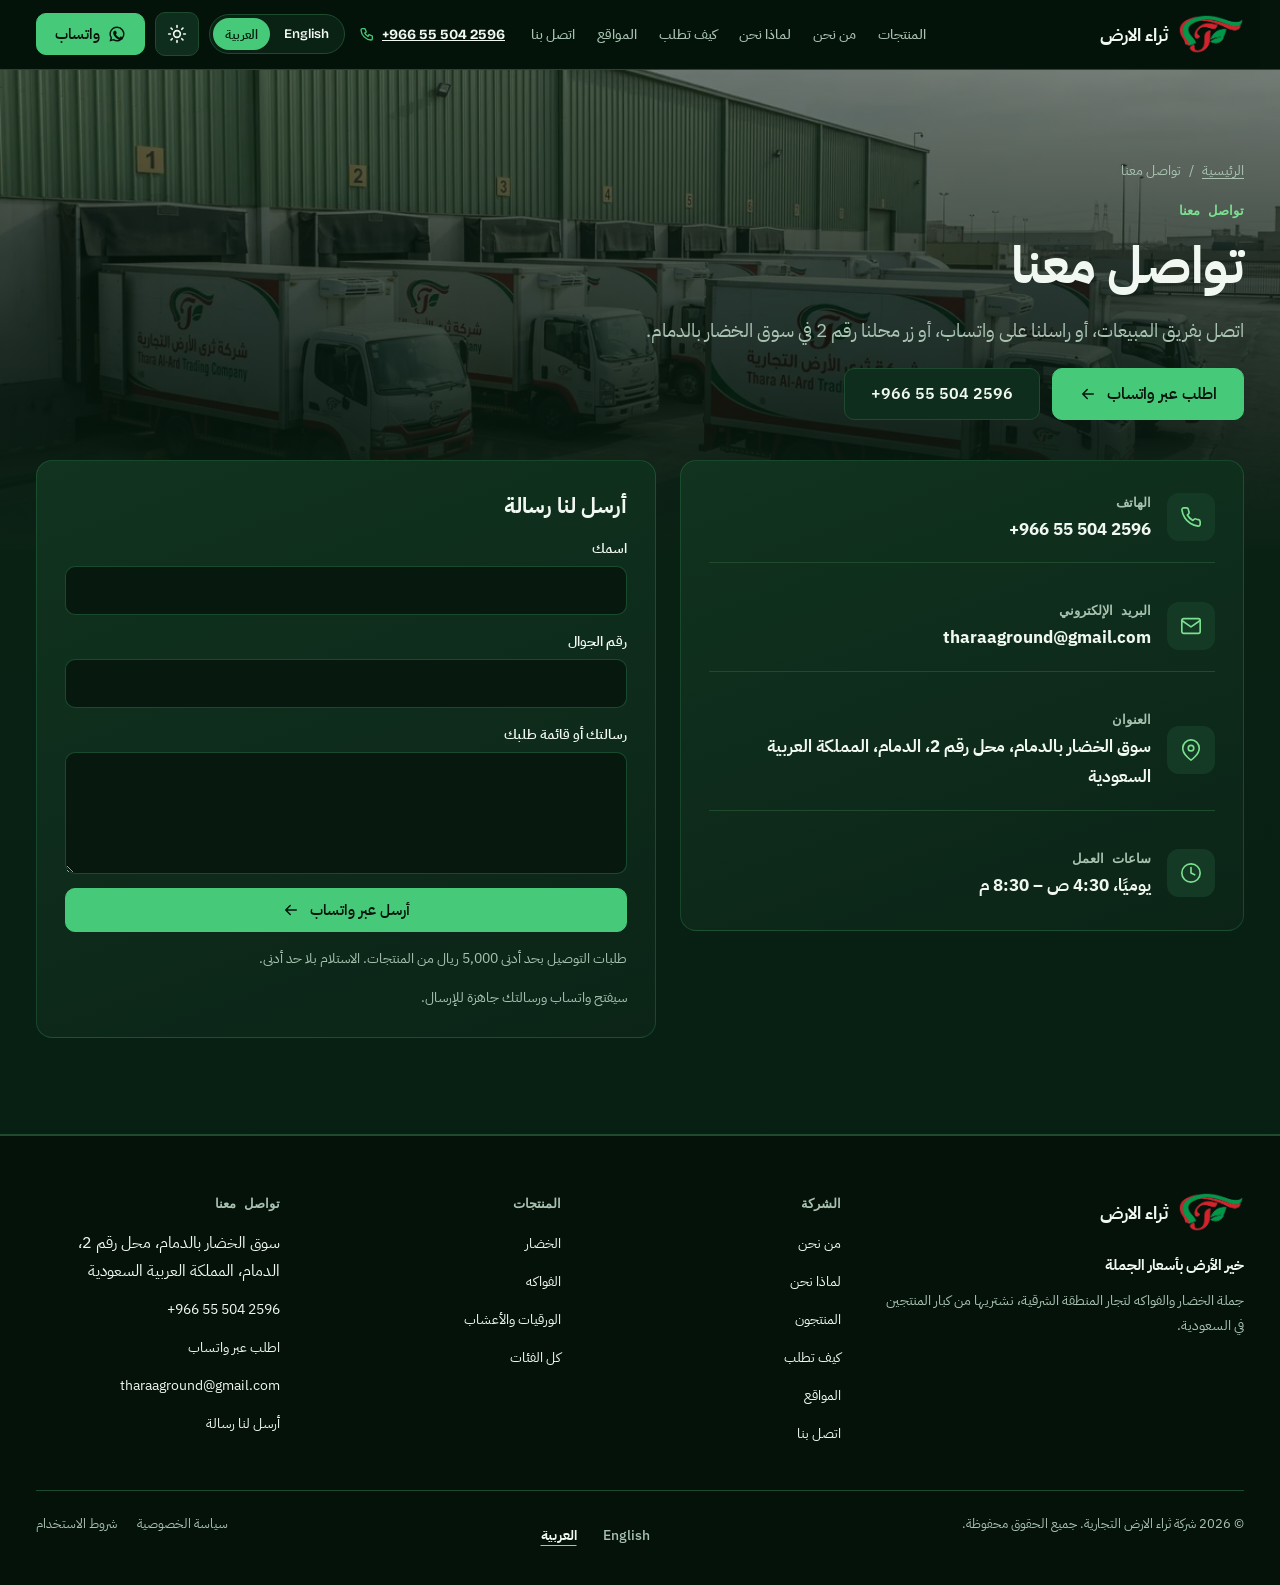
<file: ar/contact.html>
<!doctype html>
<html lang="ar" dir="rtl" data-theme="dark" data-page-lang="ar">
<head>
<meta charset="utf-8">
<meta name="viewport" content="width=device-width, initial-scale=1">
<title>تواصل معنا | شركة ثراء الارض التجارية</title>
<meta name="description" content="موزّعو خضار وفواكه بالجملة في الدمام منذ بداية الألفينات. أكثر من 700 منتج، نوصلها إلى مختلف أنحاء المنطقة الشرقية.">
<meta name="theme-color" content="#06170D">
<link rel="canonical" href="https://tharaground.netlify.app/ar/contact.html">
<link rel="alternate" hreflang="en" href="https://tharaground.netlify.app/contact.html">
<link rel="alternate" hreflang="ar" href="https://tharaground.netlify.app/ar/contact.html">
<link rel="alternate" hreflang="x-default" href="https://tharaground.netlify.app/contact.html">
<meta property="og:type" content="website">
<meta property="og:locale" content="ar_SA">
<meta property="og:title" content="تواصل معنا | شركة ثراء الارض التجارية">
<meta property="og:description" content="موزّعو خضار وفواكه بالجملة في الدمام منذ بداية الألفينات. أكثر من 700 منتج، نوصلها إلى مختلف أنحاء المنطقة الشرقية.">
<link rel="icon" href="../assets/img/favicon.png" type="image/png">
<link rel="preconnect" href="https://fonts.googleapis.com">
<link rel="preconnect" href="https://fonts.gstatic.com" crossorigin>
<link rel="stylesheet" href="https://fonts.googleapis.com/css2?family=Bricolage+Grotesque:wght@600;800&family=IBM+Plex+Mono:wght@500;600&family=IBM+Plex+Sans+Arabic:wght@400;500;600;700&family=IBM+Plex+Sans:wght@400;500;600&display=swap">
<link rel="stylesheet" href="../assets/css/styles.css">
<script>(function(){var d=document.documentElement;d.classList.add('js');var s=function(k){try{return localStorage.getItem(k)}catch(e){return null}};d.setAttribute('data-theme',s('theme')==='light'?'light':'dark');var l=d.getAttribute('data-page-lang');if(!l){l=s('lang');if(l!=='ar'&&l!=='en'){var n=(navigator.language||'en').toLowerCase();l=n.indexOf('ar')===0?'ar':'en'}}d.lang=l;d.dir=l==='ar'?'rtl':'ltr';if(l!=='en')d.classList.add('relang');setTimeout(function(){d.classList.add('reveal-all')},4000)})();</script>

<noscript><style>.relang #app{visibility:visible}.js .reveal{opacity:1;transform:none}</style></noscript>
</head>
<body data-page="contact" data-slug="contact" data-base="../" data-alt="../contact.html">
<div id="app"><a class="skip" href="#main">انتقل إلى المحتوى</a><header class="site-header" id="siteHeader"><div class="wrap hdr"><a class="logo" href="../ar/index.html"><img class="logo-mark" src="../assets/img/logo.png" alt="شعار ثراء الأرض" width="66" height="40"><span class="logo-text"><b>ثراء الارض</b><small>خير الأرض بأسعار الجملة</small></span></a><nav class="nav" id="nav" aria-label="التنقل الرئيسي"><div class="nav-dd"><a href="../ar/index.html#supply">المنتجات</a><div class="mega" role="group" aria-label="المنتجات"><div class="mega-list"><a href="../ar/products/veg.html"><b>الخضار</b><span>طماطم وخيار وبطاطس وبصل وفلفل والعائلة الكرنبية، بعبوات الجملة.</span></a><a href="../ar/products/fruit.html"><b>الفواكه</b><span>حمضيات وتفاح وعنب وبطيخ وفواكه استوائية وفواكه نواة.</span></a><a href="../ar/products/leafy.html"><b>الورقيات والأعشاب</b><span>ورقيات وأعشاب طازجة تكون جاهزة مبكرًا لتجارة اليوم.</span></a></div><div class="mega-shop"><b>محلنا</b><span>سوق الخضار بالدمام، محل رقم 2، الدمام، المملكة العربية السعودية</span><a href="https://www.google.com/maps/search/?api=1&query=Dammam+Vegetable+Market" target="_blank" rel="noopener">افتح في خرائط جوجل</a></div></div></div><a href="../ar/index.html#about">من نحن</a><a href="../ar/index.html#why">لماذا نحن</a><a href="../ar/index.html#how">كيف تطلب</a><a href="../ar/index.html#locations">المواقع</a><a href="../ar/contact.html">اتصل بنا</a><div class="nav-extra"><a class="nav-tel" href="tel:+966555042596" dir="ltr"><svg viewBox="0 0 24 24" width="16" height="16" fill="none" stroke="currentColor" stroke-width="2" stroke-linecap="round" stroke-linejoin="round" aria-hidden="true"><path d="M5 4h4l2 5-2.5 1.5a11 11 0 0 0 5 5L15 13l5 2v4a2 2 0 0 1-2 2A16 16 0 0 1 3 6a2 2 0 0 1 2-2z"/></svg>+966 55 504 2596</a><div class="lang-sw" role="group" aria-label="اللغة"><button type="button" data-lang="en" lang="en" aria-pressed="false">English</button><button type="button" data-lang="ar" lang="ar" aria-pressed="true">العربية</button></div></div><a class="btn primary nav-portal" href="https://wa.me/966555042596?text=%D9%85%D8%B1%D8%AD%D8%A8%D9%8B%D8%A7%D8%8C%20%D8%A3%D8%AD%D8%AA%D8%A7%D8%AC%20%D8%A5%D9%84%D9%89%20%D8%B9%D8%B1%D8%B6%20%D8%B3%D8%B9%D8%B1." target="_blank" rel="noopener">اطلب عبر واتساب</a></nav><div class="hdr-actions"><a class="hdr-phone" href="tel:+966555042596" dir="ltr"><svg viewBox="0 0 24 24" width="16" height="16" fill="none" stroke="currentColor" stroke-width="2" stroke-linecap="round" stroke-linejoin="round" aria-hidden="true"><path d="M5 4h4l2 5-2.5 1.5a11 11 0 0 0 5 5L15 13l5 2v4a2 2 0 0 1-2 2A16 16 0 0 1 3 6a2 2 0 0 1 2-2z"/></svg>+966 55 504 2596</a><div class="lang-sw" role="group" aria-label="اللغة"><button type="button" data-lang="en" lang="en" aria-pressed="false">English</button><button type="button" data-lang="ar" lang="ar" aria-pressed="true">العربية</button></div><button type="button" class="icon-btn theme-btn" id="themeBtn" aria-label="التبديل بين الوضع الداكن والفاتح"><svg viewBox="0 0 24 24" width="20" height="20" fill="none" stroke="currentColor" stroke-width="2" stroke-linecap="round" aria-hidden="true"><circle cx="12" cy="12" r="4"/><path d="M12 2v2M12 20v2M4.9 4.9l1.4 1.4M17.7 17.7l1.4 1.4M2 12h2M20 12h2M4.9 19.1l1.4-1.4M17.7 6.3l1.4-1.4"/></svg><svg viewBox="0 0 24 24" width="20" height="20" fill="none" stroke="currentColor" stroke-width="2" stroke-linecap="round" stroke-linejoin="round" aria-hidden="true"><path d="M21 12.8A9 9 0 1 1 11.2 3a7 7 0 0 0 9.8 9.8z"/></svg></button><a class="btn primary hdr-portal" href="https://wa.me/966555042596?text=%D9%85%D8%B1%D8%AD%D8%A8%D9%8B%D8%A7%D8%8C%20%D8%A3%D8%AD%D8%AA%D8%A7%D8%AC%20%D8%A5%D9%84%D9%89%20%D8%B9%D8%B1%D8%B6%20%D8%B3%D8%B9%D8%B1." target="_blank" rel="noopener"><svg viewBox="0 0 24 24" width="18" height="18" fill="currentColor" aria-hidden="true"><path d="M12 2a10 10 0 0 0-8.6 15.1L2 22l5-1.3A10 10 0 1 0 12 2zm0 2a8 8 0 1 1-4.2 14.8l-.4-.2-2.6.7.7-2.5-.3-.4A8 8 0 0 1 12 4zm-3 3.5c-.3 0-.7.1-1 .5-.4.5-1.1 1.2-1.1 2.8s1.2 3.2 1.3 3.4c.2.2 2.3 3.6 5.6 4.9 2.8 1.1 3.3.9 3.9.8.6 0 2-.8 2.2-1.6.3-.8.3-1.5.2-1.6-.1-.2-.3-.3-.7-.5l-2-1c-.3-.1-.5-.2-.7.2l-.9 1.1c-.2.2-.3.2-.7.1-.3-.2-1.4-.5-2.6-1.6-1-.9-1.6-2-1.8-2.3-.2-.3 0-.5.1-.7l.5-.6c.1-.2.2-.3.3-.5.1-.2 0-.4 0-.6l-.9-2.2c-.2-.5-.5-.5-.7-.5z"/></svg>واتساب</a><button type="button" class="icon-btn menu-btn" id="menuBtn" aria-expanded="false" aria-controls="nav" aria-label="فتح القائمة"><svg viewBox="0 0 24 24" width="22" height="22" fill="none" stroke="currentColor" stroke-width="2" stroke-linecap="round" aria-hidden="true"><path d="M4 7h16M4 12h16M4 17h16"/></svg><svg viewBox="0 0 24 24" width="22" height="22" fill="none" stroke="currentColor" stroke-width="2" stroke-linecap="round" aria-hidden="true"><path d="M6 6l12 12M18 6L6 18"/></svg></button></div></div></header><main id="main"><section class="sec alt ct-sec" id="contact" aria-labelledby="contactT"><div class="ct-banner"><img class="ct-bg" src="../assets/img/hero.webp" alt="" loading="lazy" decoding="async"><div class="wrap ct-head"><nav class="crumbs ct-crumbs" aria-label="Breadcrumb"><a href="../ar/index.html">الرئيسية</a><span aria-hidden="true">/</span><span aria-current="page">تواصل معنا</span></nav><p class="eyebrow">تواصل معنا</p><h1 class="title" id="contactT">تواصل معنا</h1><p class="lead">اتصل بفريق المبيعات، أو راسلنا على واتساب، أو زر محلنا رقم 2 في سوق الخضار بالدمام.</p><div class="cta"><a class="btn primary lg" href="https://wa.me/966555042596?text=%D9%85%D8%B1%D8%AD%D8%A8%D9%8B%D8%A7%D8%8C%20%D8%A3%D8%AD%D8%AA%D8%A7%D8%AC%20%D8%A5%D9%84%D9%89%20%D8%B9%D8%B1%D8%B6%20%D8%B3%D8%B9%D8%B1." target="_blank" rel="noopener">اطلب عبر واتساب<svg class="arr" viewBox="0 0 24 24" width="18" height="18" fill="none" stroke="currentColor" stroke-width="2" stroke-linecap="round" stroke-linejoin="round" aria-hidden="true"><path d="M5 12h14M13 6l6 6-6 6"/></svg></a><a class="btn lg" href="tel:+966555042596" dir="ltr">+966 55 504 2596</a></div></div></div><div class="wrap ct-body"><dl class="contact-list card ct-card"><div class="ct-row"><span class="ct-ic"><svg viewBox="0 0 24 24" width="22" height="22" fill="none" stroke="currentColor" stroke-width="1.8" stroke-linecap="round" stroke-linejoin="round" aria-hidden="true"><path d="M22 16.9v3a2 2 0 0 1-2.2 2 19.8 19.8 0 0 1-8.6-3.1 19.5 19.5 0 0 1-6-6A19.8 19.8 0 0 1 2.1 4.2 2 2 0 0 1 4.1 2h3a2 2 0 0 1 2 1.7c.1.9.4 1.8.7 2.7a2 2 0 0 1-.5 2.1L8 9.8a16 16 0 0 0 6 6l1.3-1.3a2 2 0 0 1 2.1-.4c.9.3 1.8.6 2.7.7a2 2 0 0 1 1.7 2z"/></svg></span><div><dt>الهاتف</dt><dd><a href="tel:+966555042596" dir="ltr">+966 55 504 2596</a></dd></div></div><div class="ct-row"><span class="ct-ic"><svg viewBox="0 0 24 24" width="22" height="22" fill="none" stroke="currentColor" stroke-width="1.8" stroke-linecap="round" stroke-linejoin="round" aria-hidden="true"><rect x="2" y="4" width="20" height="16" rx="2"/><path d="M22 6l-10 7L2 6"/></svg></span><div><dt>البريد الإلكتروني</dt><dd><a href="mailto:tharaaground@gmail.com">tharaaground@gmail.com</a></dd></div></div><div class="ct-row"><span class="ct-ic"><svg viewBox="0 0 24 24" width="22" height="22" fill="none" stroke="currentColor" stroke-width="1.8" stroke-linecap="round" stroke-linejoin="round" aria-hidden="true"><path d="M21 10c0 7-9 13-9 13s-9-6-9-13a9 9 0 0 1 18 0z"/><circle cx="12" cy="10" r="3"/></svg></span><div><dt>العنوان</dt><dd><a href="https://www.google.com/maps/search/?api=1&query=Dammam+Vegetable+Market" target="_blank" rel="noopener">سوق الخضار بالدمام، محل رقم 2، الدمام، المملكة العربية السعودية</a></dd></div></div><div class="ct-row"><span class="ct-ic"><svg viewBox="0 0 24 24" width="22" height="22" fill="none" stroke="currentColor" stroke-width="1.8" stroke-linecap="round" stroke-linejoin="round" aria-hidden="true"><circle cx="12" cy="12" r="10"/><path d="M12 6v6l4 2"/></svg></span><div><dt>ساعات العمل</dt><dd>يوميًا، 4:30 ص – 8:30 م</dd></div></div></dl><form class="card contact-form reveal" id="contactForm" name="contact" method="POST" data-netlify="true" style="--i:1"><input type="hidden" name="form-name" value="contact"><h3>أرسل لنا رسالة</h3><label>اسمك<input name="name" autocomplete="name" required></label><label>رقم الجوال<input name="phone" type="tel" autocomplete="tel" dir="ltr"></label><label>رسالتك أو قائمة طلبك<textarea name="msg" rows="4" required></textarea></label><button class="btn primary" type="submit">أرسل عبر واتساب<svg class="arr" viewBox="0 0 24 24" width="18" height="18" fill="none" stroke="currentColor" stroke-width="2" stroke-linecap="round" stroke-linejoin="round" aria-hidden="true"><path d="M5 12h14M13 6l6 6-6 6"/></svg></button><p class="muted">طلبات التوصيل بحد أدنى 5,000 ريال من المنتجات. الاستلام بلا حد أدنى.</p><p class="muted">سيفتح واتساب ورسالتك جاهزة للإرسال.</p><p class="form-status" id="formStatus" role="status" aria-live="polite"></p></form></div></section></main><footer class="site-footer"><div class="wrap"><div class="foot-grid"><div class="foot-brand"><a class="logo" href="../ar/index.html"><img class="logo-mark" src="../assets/img/logo.png" alt="شعار ثراء الأرض" width="66" height="40" loading="lazy"><span class="logo-text"><b>ثراء الارض</b></span></a><p class="foot-tag">خير الأرض بأسعار الجملة</p><p>جملة الخضار والفواكه لتجار المنطقة الشرقية، نشتريها من كبار المنتجين في السعودية.</p></div><div><h2 class="foot-h">الشركة</h2><ul><li><a href="../ar/index.html#about">من نحن</a></li><li><a href="../ar/index.html#why">لماذا نحن</a></li><li><a href="../ar/index.html#brands">المنتجون</a></li><li><a href="../ar/index.html#how">كيف تطلب</a></li><li><a href="../ar/index.html#locations">المواقع</a></li><li><a href="../ar/contact.html">اتصل بنا</a></li></ul></div><div><h2 class="foot-h">المنتجات</h2><ul><li><a href="../ar/products/veg.html">الخضار</a></li><li><a href="../ar/products/fruit.html">الفواكه</a></li><li><a href="../ar/products/leafy.html">الورقيات والأعشاب</a></li><li><a href="../ar/index.html#supply">كل الفئات</a></li></ul></div><div><h2 class="foot-h">تواصل معنا</h2><ul class="foot-contact"><li>سوق الخضار بالدمام، محل رقم 2، الدمام، المملكة العربية السعودية</li><li><a href="tel:+966555042596" dir="ltr">+966 55 504 2596</a></li><li><a href="https://wa.me/966555042596?text=%D9%85%D8%B1%D8%AD%D8%A8%D9%8B%D8%A7%D8%8C%20%D8%A3%D8%AD%D8%AA%D8%A7%D8%AC%20%D8%A5%D9%84%D9%89%20%D8%B9%D8%B1%D8%B6%20%D8%B3%D8%B9%D8%B1." target="_blank" rel="noopener">اطلب عبر واتساب</a></li><li><a href="mailto:tharaaground@gmail.com">tharaaground@gmail.com</a></li><li><a href="../ar/contact.html">أرسل لنا رسالة</a></li></ul></div></div><div class="foot-bottom"><p>© 2026 شركة ثراء الارض التجارية. جميع الحقوق محفوظة.</p><div class="foot-lang" role="group" aria-label="اللغة"><button type="button" data-lang="en" lang="en" aria-pressed="false">English</button><button type="button" data-lang="ar" lang="ar" aria-pressed="true">العربية</button></div><p class="foot-legal"><a href="../ar/privacy.html">سياسة الخصوصية</a><a href="../ar/terms.html">شروط الاستخدام</a></p></div></div></footer></div>
<script src="../assets/js/data.js" defer></script>
<script src="../assets/js/i18n.js" defer></script>
<script src="../assets/js/render.js" defer></script>
<script src="../assets/js/main.js" defer></script>
</body>
</html>
</file>
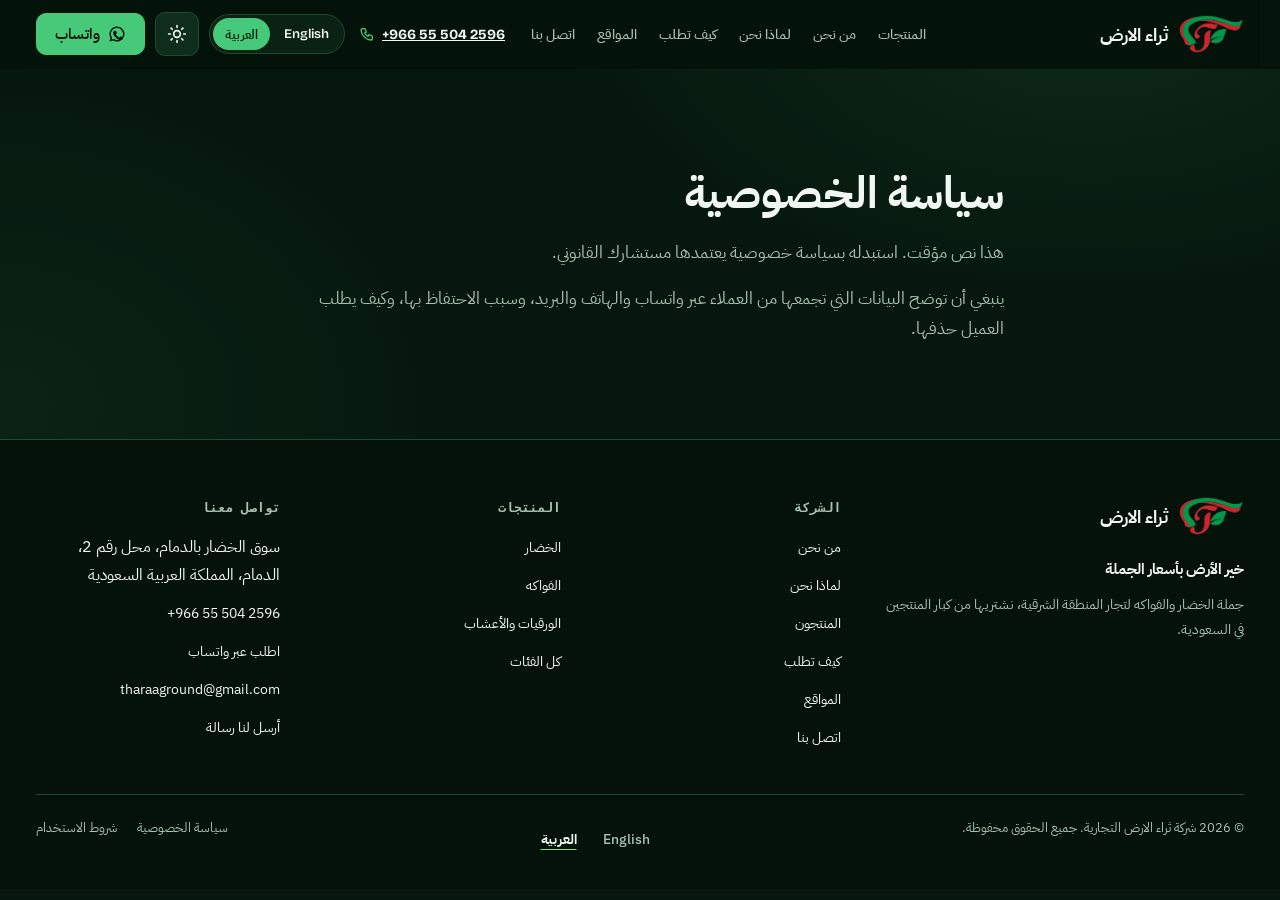
<file: ar/privacy.html>
<!doctype html>
<html lang="ar" dir="rtl" data-theme="dark" data-page-lang="ar">
<head>
<meta charset="utf-8">
<meta name="viewport" content="width=device-width, initial-scale=1">
<title>سياسة الخصوصية | شركة ثراء الارض التجارية</title>
<meta name="description" content="موزّعو خضار وفواكه بالجملة في الدمام منذ بداية الألفينات. أكثر من 700 منتج، نوصلها إلى مختلف أنحاء المنطقة الشرقية.">
<meta name="theme-color" content="#06170D">
<link rel="canonical" href="https://tharaground.netlify.app/ar/privacy.html">
<link rel="alternate" hreflang="en" href="https://tharaground.netlify.app/privacy.html">
<link rel="alternate" hreflang="ar" href="https://tharaground.netlify.app/ar/privacy.html">
<link rel="alternate" hreflang="x-default" href="https://tharaground.netlify.app/privacy.html">
<meta property="og:type" content="website">
<meta property="og:locale" content="ar_SA">
<meta property="og:title" content="سياسة الخصوصية | شركة ثراء الارض التجارية">
<meta property="og:description" content="موزّعو خضار وفواكه بالجملة في الدمام منذ بداية الألفينات. أكثر من 700 منتج، نوصلها إلى مختلف أنحاء المنطقة الشرقية.">
<link rel="icon" href="../assets/img/favicon.png" type="image/png">
<link rel="preconnect" href="https://fonts.googleapis.com">
<link rel="preconnect" href="https://fonts.gstatic.com" crossorigin>
<link rel="stylesheet" href="https://fonts.googleapis.com/css2?family=Bricolage+Grotesque:wght@600;800&family=IBM+Plex+Mono:wght@500;600&family=IBM+Plex+Sans+Arabic:wght@400;500;600;700&family=IBM+Plex+Sans:wght@400;500;600&display=swap">
<link rel="stylesheet" href="../assets/css/styles.css">
<script>(function(){var d=document.documentElement;d.classList.add('js');var s=function(k){try{return localStorage.getItem(k)}catch(e){return null}};d.setAttribute('data-theme',s('theme')==='light'?'light':'dark');var l=d.getAttribute('data-page-lang');if(!l){l=s('lang');if(l!=='ar'&&l!=='en'){var n=(navigator.language||'en').toLowerCase();l=n.indexOf('ar')===0?'ar':'en'}}d.lang=l;d.dir=l==='ar'?'rtl':'ltr';if(l!=='en')d.classList.add('relang');setTimeout(function(){d.classList.add('reveal-all')},4000)})();</script>

<noscript><style>.relang #app{visibility:visible}.js .reveal{opacity:1;transform:none}</style></noscript>
</head>
<body data-page="legal" data-slug="privacy" data-base="../" data-alt="../privacy.html">
<div id="app"><a class="skip" href="#main">انتقل إلى المحتوى</a><header class="site-header" id="siteHeader"><div class="wrap hdr"><a class="logo" href="../ar/index.html"><img class="logo-mark" src="../assets/img/logo.png" alt="شعار ثراء الأرض" width="66" height="40"><span class="logo-text"><b>ثراء الارض</b><small>خير الأرض بأسعار الجملة</small></span></a><nav class="nav" id="nav" aria-label="التنقل الرئيسي"><div class="nav-dd"><a href="../ar/index.html#supply">المنتجات</a><div class="mega" role="group" aria-label="المنتجات"><div class="mega-list"><a href="../ar/products/veg.html"><b>الخضار</b><span>طماطم وخيار وبطاطس وبصل وفلفل والعائلة الكرنبية، بعبوات الجملة.</span></a><a href="../ar/products/fruit.html"><b>الفواكه</b><span>حمضيات وتفاح وعنب وبطيخ وفواكه استوائية وفواكه نواة.</span></a><a href="../ar/products/leafy.html"><b>الورقيات والأعشاب</b><span>ورقيات وأعشاب طازجة تكون جاهزة مبكرًا لتجارة اليوم.</span></a></div><div class="mega-shop"><b>محلنا</b><span>سوق الخضار بالدمام، محل رقم 2، الدمام، المملكة العربية السعودية</span><a href="https://www.google.com/maps/search/?api=1&query=Dammam+Vegetable+Market" target="_blank" rel="noopener">افتح في خرائط جوجل</a></div></div></div><a href="../ar/index.html#about">من نحن</a><a href="../ar/index.html#why">لماذا نحن</a><a href="../ar/index.html#how">كيف تطلب</a><a href="../ar/index.html#locations">المواقع</a><a href="../ar/contact.html">اتصل بنا</a><div class="nav-extra"><a class="nav-tel" href="tel:+966555042596" dir="ltr"><svg viewBox="0 0 24 24" width="16" height="16" fill="none" stroke="currentColor" stroke-width="2" stroke-linecap="round" stroke-linejoin="round" aria-hidden="true"><path d="M5 4h4l2 5-2.5 1.5a11 11 0 0 0 5 5L15 13l5 2v4a2 2 0 0 1-2 2A16 16 0 0 1 3 6a2 2 0 0 1 2-2z"/></svg>+966 55 504 2596</a><div class="lang-sw" role="group" aria-label="اللغة"><button type="button" data-lang="en" lang="en" aria-pressed="false">English</button><button type="button" data-lang="ar" lang="ar" aria-pressed="true">العربية</button></div></div><a class="btn primary nav-portal" href="https://wa.me/966555042596?text=%D9%85%D8%B1%D8%AD%D8%A8%D9%8B%D8%A7%D8%8C%20%D8%A3%D8%AD%D8%AA%D8%A7%D8%AC%20%D8%A5%D9%84%D9%89%20%D8%B9%D8%B1%D8%B6%20%D8%B3%D8%B9%D8%B1." target="_blank" rel="noopener">اطلب عبر واتساب</a></nav><div class="hdr-actions"><a class="hdr-phone" href="tel:+966555042596" dir="ltr"><svg viewBox="0 0 24 24" width="16" height="16" fill="none" stroke="currentColor" stroke-width="2" stroke-linecap="round" stroke-linejoin="round" aria-hidden="true"><path d="M5 4h4l2 5-2.5 1.5a11 11 0 0 0 5 5L15 13l5 2v4a2 2 0 0 1-2 2A16 16 0 0 1 3 6a2 2 0 0 1 2-2z"/></svg>+966 55 504 2596</a><div class="lang-sw" role="group" aria-label="اللغة"><button type="button" data-lang="en" lang="en" aria-pressed="false">English</button><button type="button" data-lang="ar" lang="ar" aria-pressed="true">العربية</button></div><button type="button" class="icon-btn theme-btn" id="themeBtn" aria-label="التبديل بين الوضع الداكن والفاتح"><svg viewBox="0 0 24 24" width="20" height="20" fill="none" stroke="currentColor" stroke-width="2" stroke-linecap="round" aria-hidden="true"><circle cx="12" cy="12" r="4"/><path d="M12 2v2M12 20v2M4.9 4.9l1.4 1.4M17.7 17.7l1.4 1.4M2 12h2M20 12h2M4.9 19.1l1.4-1.4M17.7 6.3l1.4-1.4"/></svg><svg viewBox="0 0 24 24" width="20" height="20" fill="none" stroke="currentColor" stroke-width="2" stroke-linecap="round" stroke-linejoin="round" aria-hidden="true"><path d="M21 12.8A9 9 0 1 1 11.2 3a7 7 0 0 0 9.8 9.8z"/></svg></button><a class="btn primary hdr-portal" href="https://wa.me/966555042596?text=%D9%85%D8%B1%D8%AD%D8%A8%D9%8B%D8%A7%D8%8C%20%D8%A3%D8%AD%D8%AA%D8%A7%D8%AC%20%D8%A5%D9%84%D9%89%20%D8%B9%D8%B1%D8%B6%20%D8%B3%D8%B9%D8%B1." target="_blank" rel="noopener"><svg viewBox="0 0 24 24" width="18" height="18" fill="currentColor" aria-hidden="true"><path d="M12 2a10 10 0 0 0-8.6 15.1L2 22l5-1.3A10 10 0 1 0 12 2zm0 2a8 8 0 1 1-4.2 14.8l-.4-.2-2.6.7.7-2.5-.3-.4A8 8 0 0 1 12 4zm-3 3.5c-.3 0-.7.1-1 .5-.4.5-1.1 1.2-1.1 2.8s1.2 3.2 1.3 3.4c.2.2 2.3 3.6 5.6 4.9 2.8 1.1 3.3.9 3.9.8.6 0 2-.8 2.2-1.6.3-.8.3-1.5.2-1.6-.1-.2-.3-.3-.7-.5l-2-1c-.3-.1-.5-.2-.7.2l-.9 1.1c-.2.2-.3.2-.7.1-.3-.2-1.4-.5-2.6-1.6-1-.9-1.6-2-1.8-2.3-.2-.3 0-.5.1-.7l.5-.6c.1-.2.2-.3.3-.5.1-.2 0-.4 0-.6l-.9-2.2c-.2-.5-.5-.5-.7-.5z"/></svg>واتساب</a><button type="button" class="icon-btn menu-btn" id="menuBtn" aria-expanded="false" aria-controls="nav" aria-label="فتح القائمة"><svg viewBox="0 0 24 24" width="22" height="22" fill="none" stroke="currentColor" stroke-width="2" stroke-linecap="round" aria-hidden="true"><path d="M4 7h16M4 12h16M4 17h16"/></svg><svg viewBox="0 0 24 24" width="22" height="22" fill="none" stroke="currentColor" stroke-width="2" stroke-linecap="round" aria-hidden="true"><path d="M6 6l12 12M18 6L6 18"/></svg></button></div></div></header><main id="main"><section class="sec legal"><div class="wrap narrow"><h1 class="title">سياسة الخصوصية</h1><p>هذا نص مؤقت. استبدله بسياسة خصوصية يعتمدها مستشارك القانوني.</p><p>ينبغي أن توضح البيانات التي تجمعها من العملاء عبر واتساب والهاتف والبريد، وسبب الاحتفاظ بها، وكيف يطلب العميل حذفها.</p></div></section></main><footer class="site-footer"><div class="wrap"><div class="foot-grid"><div class="foot-brand"><a class="logo" href="../ar/index.html"><img class="logo-mark" src="../assets/img/logo.png" alt="شعار ثراء الأرض" width="66" height="40" loading="lazy"><span class="logo-text"><b>ثراء الارض</b></span></a><p class="foot-tag">خير الأرض بأسعار الجملة</p><p>جملة الخضار والفواكه لتجار المنطقة الشرقية، نشتريها من كبار المنتجين في السعودية.</p></div><div><h2 class="foot-h">الشركة</h2><ul><li><a href="../ar/index.html#about">من نحن</a></li><li><a href="../ar/index.html#why">لماذا نحن</a></li><li><a href="../ar/index.html#brands">المنتجون</a></li><li><a href="../ar/index.html#how">كيف تطلب</a></li><li><a href="../ar/index.html#locations">المواقع</a></li><li><a href="../ar/contact.html">اتصل بنا</a></li></ul></div><div><h2 class="foot-h">المنتجات</h2><ul><li><a href="../ar/products/veg.html">الخضار</a></li><li><a href="../ar/products/fruit.html">الفواكه</a></li><li><a href="../ar/products/leafy.html">الورقيات والأعشاب</a></li><li><a href="../ar/index.html#supply">كل الفئات</a></li></ul></div><div><h2 class="foot-h">تواصل معنا</h2><ul class="foot-contact"><li>سوق الخضار بالدمام، محل رقم 2، الدمام، المملكة العربية السعودية</li><li><a href="tel:+966555042596" dir="ltr">+966 55 504 2596</a></li><li><a href="https://wa.me/966555042596?text=%D9%85%D8%B1%D8%AD%D8%A8%D9%8B%D8%A7%D8%8C%20%D8%A3%D8%AD%D8%AA%D8%A7%D8%AC%20%D8%A5%D9%84%D9%89%20%D8%B9%D8%B1%D8%B6%20%D8%B3%D8%B9%D8%B1." target="_blank" rel="noopener">اطلب عبر واتساب</a></li><li><a href="mailto:tharaaground@gmail.com">tharaaground@gmail.com</a></li><li><a href="../ar/contact.html">أرسل لنا رسالة</a></li></ul></div></div><div class="foot-bottom"><p>© 2026 شركة ثراء الارض التجارية. جميع الحقوق محفوظة.</p><div class="foot-lang" role="group" aria-label="اللغة"><button type="button" data-lang="en" lang="en" aria-pressed="false">English</button><button type="button" data-lang="ar" lang="ar" aria-pressed="true">العربية</button></div><p class="foot-legal"><a href="../ar/privacy.html">سياسة الخصوصية</a><a href="../ar/terms.html">شروط الاستخدام</a></p></div></div></footer></div>
<script src="../assets/js/data.js" defer></script>
<script src="../assets/js/i18n.js" defer></script>
<script src="../assets/js/render.js" defer></script>
<script src="../assets/js/main.js" defer></script>
</body>
</html>
</file>
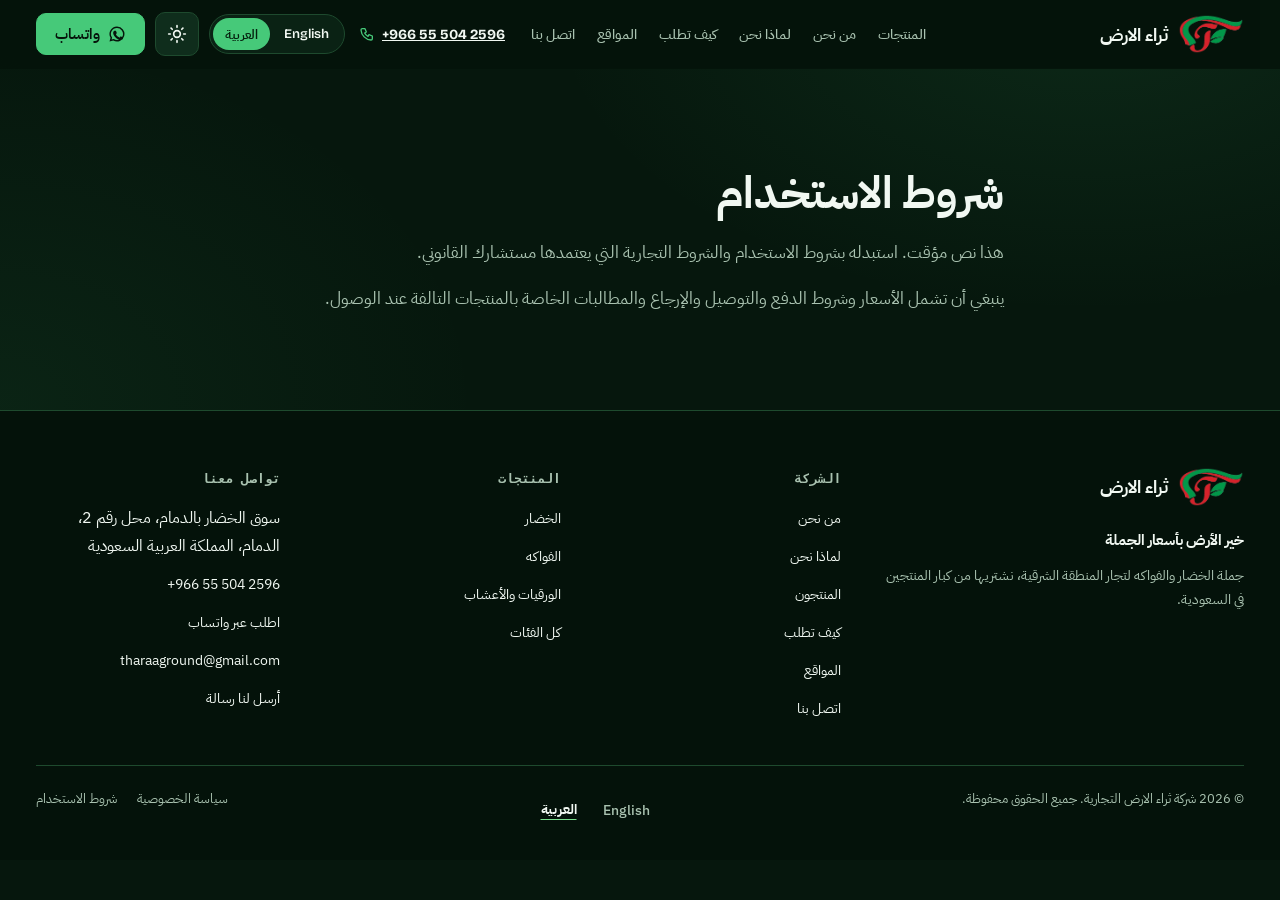
<file: ar/terms.html>
<!doctype html>
<html lang="ar" dir="rtl" data-theme="dark" data-page-lang="ar">
<head>
<meta charset="utf-8">
<meta name="viewport" content="width=device-width, initial-scale=1">
<title>شروط الاستخدام | شركة ثراء الارض التجارية</title>
<meta name="description" content="موزّعو خضار وفواكه بالجملة في الدمام منذ بداية الألفينات. أكثر من 700 منتج، نوصلها إلى مختلف أنحاء المنطقة الشرقية.">
<meta name="theme-color" content="#06170D">
<link rel="canonical" href="https://tharaground.netlify.app/ar/terms.html">
<link rel="alternate" hreflang="en" href="https://tharaground.netlify.app/terms.html">
<link rel="alternate" hreflang="ar" href="https://tharaground.netlify.app/ar/terms.html">
<link rel="alternate" hreflang="x-default" href="https://tharaground.netlify.app/terms.html">
<meta property="og:type" content="website">
<meta property="og:locale" content="ar_SA">
<meta property="og:title" content="شروط الاستخدام | شركة ثراء الارض التجارية">
<meta property="og:description" content="موزّعو خضار وفواكه بالجملة في الدمام منذ بداية الألفينات. أكثر من 700 منتج، نوصلها إلى مختلف أنحاء المنطقة الشرقية.">
<link rel="icon" href="../assets/img/favicon.png" type="image/png">
<link rel="preconnect" href="https://fonts.googleapis.com">
<link rel="preconnect" href="https://fonts.gstatic.com" crossorigin>
<link rel="stylesheet" href="https://fonts.googleapis.com/css2?family=Bricolage+Grotesque:wght@600;800&family=IBM+Plex+Mono:wght@500;600&family=IBM+Plex+Sans+Arabic:wght@400;500;600;700&family=IBM+Plex+Sans:wght@400;500;600&display=swap">
<link rel="stylesheet" href="../assets/css/styles.css">
<script>(function(){var d=document.documentElement;d.classList.add('js');var s=function(k){try{return localStorage.getItem(k)}catch(e){return null}};d.setAttribute('data-theme',s('theme')==='light'?'light':'dark');var l=d.getAttribute('data-page-lang');if(!l){l=s('lang');if(l!=='ar'&&l!=='en'){var n=(navigator.language||'en').toLowerCase();l=n.indexOf('ar')===0?'ar':'en'}}d.lang=l;d.dir=l==='ar'?'rtl':'ltr';if(l!=='en')d.classList.add('relang');setTimeout(function(){d.classList.add('reveal-all')},4000)})();</script>

<noscript><style>.relang #app{visibility:visible}.js .reveal{opacity:1;transform:none}</style></noscript>
</head>
<body data-page="legal" data-slug="terms" data-base="../" data-alt="../terms.html">
<div id="app"><a class="skip" href="#main">انتقل إلى المحتوى</a><header class="site-header" id="siteHeader"><div class="wrap hdr"><a class="logo" href="../ar/index.html"><img class="logo-mark" src="../assets/img/logo.png" alt="شعار ثراء الأرض" width="66" height="40"><span class="logo-text"><b>ثراء الارض</b><small>خير الأرض بأسعار الجملة</small></span></a><nav class="nav" id="nav" aria-label="التنقل الرئيسي"><div class="nav-dd"><a href="../ar/index.html#supply">المنتجات</a><div class="mega" role="group" aria-label="المنتجات"><div class="mega-list"><a href="../ar/products/veg.html"><b>الخضار</b><span>طماطم وخيار وبطاطس وبصل وفلفل والعائلة الكرنبية، بعبوات الجملة.</span></a><a href="../ar/products/fruit.html"><b>الفواكه</b><span>حمضيات وتفاح وعنب وبطيخ وفواكه استوائية وفواكه نواة.</span></a><a href="../ar/products/leafy.html"><b>الورقيات والأعشاب</b><span>ورقيات وأعشاب طازجة تكون جاهزة مبكرًا لتجارة اليوم.</span></a></div><div class="mega-shop"><b>محلنا</b><span>سوق الخضار بالدمام، محل رقم 2، الدمام، المملكة العربية السعودية</span><a href="https://www.google.com/maps/search/?api=1&query=Dammam+Vegetable+Market" target="_blank" rel="noopener">افتح في خرائط جوجل</a></div></div></div><a href="../ar/index.html#about">من نحن</a><a href="../ar/index.html#why">لماذا نحن</a><a href="../ar/index.html#how">كيف تطلب</a><a href="../ar/index.html#locations">المواقع</a><a href="../ar/contact.html">اتصل بنا</a><div class="nav-extra"><a class="nav-tel" href="tel:+966555042596" dir="ltr"><svg viewBox="0 0 24 24" width="16" height="16" fill="none" stroke="currentColor" stroke-width="2" stroke-linecap="round" stroke-linejoin="round" aria-hidden="true"><path d="M5 4h4l2 5-2.5 1.5a11 11 0 0 0 5 5L15 13l5 2v4a2 2 0 0 1-2 2A16 16 0 0 1 3 6a2 2 0 0 1 2-2z"/></svg>+966 55 504 2596</a><div class="lang-sw" role="group" aria-label="اللغة"><button type="button" data-lang="en" lang="en" aria-pressed="false">English</button><button type="button" data-lang="ar" lang="ar" aria-pressed="true">العربية</button></div></div><a class="btn primary nav-portal" href="https://wa.me/966555042596?text=%D9%85%D8%B1%D8%AD%D8%A8%D9%8B%D8%A7%D8%8C%20%D8%A3%D8%AD%D8%AA%D8%A7%D8%AC%20%D8%A5%D9%84%D9%89%20%D8%B9%D8%B1%D8%B6%20%D8%B3%D8%B9%D8%B1." target="_blank" rel="noopener">اطلب عبر واتساب</a></nav><div class="hdr-actions"><a class="hdr-phone" href="tel:+966555042596" dir="ltr"><svg viewBox="0 0 24 24" width="16" height="16" fill="none" stroke="currentColor" stroke-width="2" stroke-linecap="round" stroke-linejoin="round" aria-hidden="true"><path d="M5 4h4l2 5-2.5 1.5a11 11 0 0 0 5 5L15 13l5 2v4a2 2 0 0 1-2 2A16 16 0 0 1 3 6a2 2 0 0 1 2-2z"/></svg>+966 55 504 2596</a><div class="lang-sw" role="group" aria-label="اللغة"><button type="button" data-lang="en" lang="en" aria-pressed="false">English</button><button type="button" data-lang="ar" lang="ar" aria-pressed="true">العربية</button></div><button type="button" class="icon-btn theme-btn" id="themeBtn" aria-label="التبديل بين الوضع الداكن والفاتح"><svg viewBox="0 0 24 24" width="20" height="20" fill="none" stroke="currentColor" stroke-width="2" stroke-linecap="round" aria-hidden="true"><circle cx="12" cy="12" r="4"/><path d="M12 2v2M12 20v2M4.9 4.9l1.4 1.4M17.7 17.7l1.4 1.4M2 12h2M20 12h2M4.9 19.1l1.4-1.4M17.7 6.3l1.4-1.4"/></svg><svg viewBox="0 0 24 24" width="20" height="20" fill="none" stroke="currentColor" stroke-width="2" stroke-linecap="round" stroke-linejoin="round" aria-hidden="true"><path d="M21 12.8A9 9 0 1 1 11.2 3a7 7 0 0 0 9.8 9.8z"/></svg></button><a class="btn primary hdr-portal" href="https://wa.me/966555042596?text=%D9%85%D8%B1%D8%AD%D8%A8%D9%8B%D8%A7%D8%8C%20%D8%A3%D8%AD%D8%AA%D8%A7%D8%AC%20%D8%A5%D9%84%D9%89%20%D8%B9%D8%B1%D8%B6%20%D8%B3%D8%B9%D8%B1." target="_blank" rel="noopener"><svg viewBox="0 0 24 24" width="18" height="18" fill="currentColor" aria-hidden="true"><path d="M12 2a10 10 0 0 0-8.6 15.1L2 22l5-1.3A10 10 0 1 0 12 2zm0 2a8 8 0 1 1-4.2 14.8l-.4-.2-2.6.7.7-2.5-.3-.4A8 8 0 0 1 12 4zm-3 3.5c-.3 0-.7.1-1 .5-.4.5-1.1 1.2-1.1 2.8s1.2 3.2 1.3 3.4c.2.2 2.3 3.6 5.6 4.9 2.8 1.1 3.3.9 3.9.8.6 0 2-.8 2.2-1.6.3-.8.3-1.5.2-1.6-.1-.2-.3-.3-.7-.5l-2-1c-.3-.1-.5-.2-.7.2l-.9 1.1c-.2.2-.3.2-.7.1-.3-.2-1.4-.5-2.6-1.6-1-.9-1.6-2-1.8-2.3-.2-.3 0-.5.1-.7l.5-.6c.1-.2.2-.3.3-.5.1-.2 0-.4 0-.6l-.9-2.2c-.2-.5-.5-.5-.7-.5z"/></svg>واتساب</a><button type="button" class="icon-btn menu-btn" id="menuBtn" aria-expanded="false" aria-controls="nav" aria-label="فتح القائمة"><svg viewBox="0 0 24 24" width="22" height="22" fill="none" stroke="currentColor" stroke-width="2" stroke-linecap="round" aria-hidden="true"><path d="M4 7h16M4 12h16M4 17h16"/></svg><svg viewBox="0 0 24 24" width="22" height="22" fill="none" stroke="currentColor" stroke-width="2" stroke-linecap="round" aria-hidden="true"><path d="M6 6l12 12M18 6L6 18"/></svg></button></div></div></header><main id="main"><section class="sec legal"><div class="wrap narrow"><h1 class="title">شروط الاستخدام</h1><p>هذا نص مؤقت. استبدله بشروط الاستخدام والشروط التجارية التي يعتمدها مستشارك القانوني.</p><p>ينبغي أن تشمل الأسعار وشروط الدفع والتوصيل والإرجاع والمطالبات الخاصة بالمنتجات التالفة عند الوصول.</p></div></section></main><footer class="site-footer"><div class="wrap"><div class="foot-grid"><div class="foot-brand"><a class="logo" href="../ar/index.html"><img class="logo-mark" src="../assets/img/logo.png" alt="شعار ثراء الأرض" width="66" height="40" loading="lazy"><span class="logo-text"><b>ثراء الارض</b></span></a><p class="foot-tag">خير الأرض بأسعار الجملة</p><p>جملة الخضار والفواكه لتجار المنطقة الشرقية، نشتريها من كبار المنتجين في السعودية.</p></div><div><h2 class="foot-h">الشركة</h2><ul><li><a href="../ar/index.html#about">من نحن</a></li><li><a href="../ar/index.html#why">لماذا نحن</a></li><li><a href="../ar/index.html#brands">المنتجون</a></li><li><a href="../ar/index.html#how">كيف تطلب</a></li><li><a href="../ar/index.html#locations">المواقع</a></li><li><a href="../ar/contact.html">اتصل بنا</a></li></ul></div><div><h2 class="foot-h">المنتجات</h2><ul><li><a href="../ar/products/veg.html">الخضار</a></li><li><a href="../ar/products/fruit.html">الفواكه</a></li><li><a href="../ar/products/leafy.html">الورقيات والأعشاب</a></li><li><a href="../ar/index.html#supply">كل الفئات</a></li></ul></div><div><h2 class="foot-h">تواصل معنا</h2><ul class="foot-contact"><li>سوق الخضار بالدمام، محل رقم 2، الدمام، المملكة العربية السعودية</li><li><a href="tel:+966555042596" dir="ltr">+966 55 504 2596</a></li><li><a href="https://wa.me/966555042596?text=%D9%85%D8%B1%D8%AD%D8%A8%D9%8B%D8%A7%D8%8C%20%D8%A3%D8%AD%D8%AA%D8%A7%D8%AC%20%D8%A5%D9%84%D9%89%20%D8%B9%D8%B1%D8%B6%20%D8%B3%D8%B9%D8%B1." target="_blank" rel="noopener">اطلب عبر واتساب</a></li><li><a href="mailto:tharaaground@gmail.com">tharaaground@gmail.com</a></li><li><a href="../ar/contact.html">أرسل لنا رسالة</a></li></ul></div></div><div class="foot-bottom"><p>© 2026 شركة ثراء الارض التجارية. جميع الحقوق محفوظة.</p><div class="foot-lang" role="group" aria-label="اللغة"><button type="button" data-lang="en" lang="en" aria-pressed="false">English</button><button type="button" data-lang="ar" lang="ar" aria-pressed="true">العربية</button></div><p class="foot-legal"><a href="../ar/privacy.html">سياسة الخصوصية</a><a href="../ar/terms.html">شروط الاستخدام</a></p></div></div></footer></div>
<script src="../assets/js/data.js" defer></script>
<script src="../assets/js/i18n.js" defer></script>
<script src="../assets/js/render.js" defer></script>
<script src="../assets/js/main.js" defer></script>
</body>
</html>
</file>
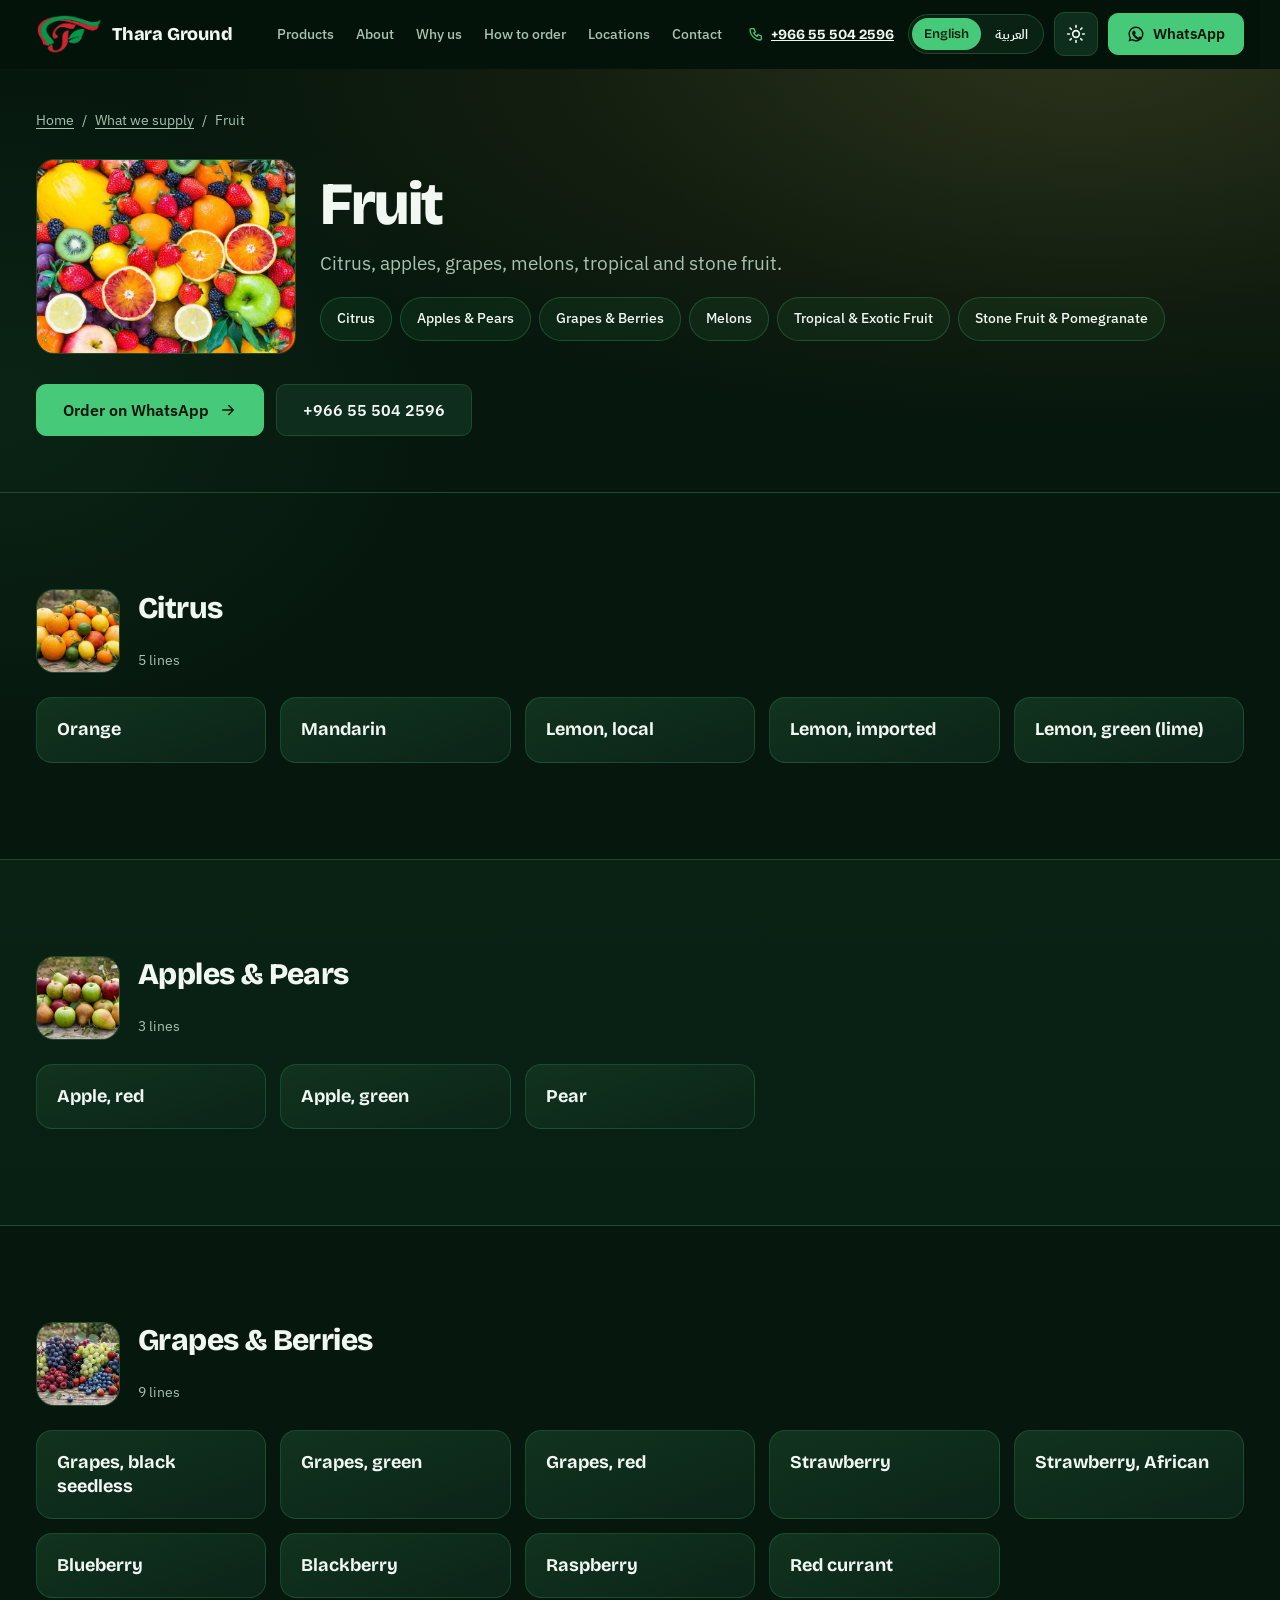
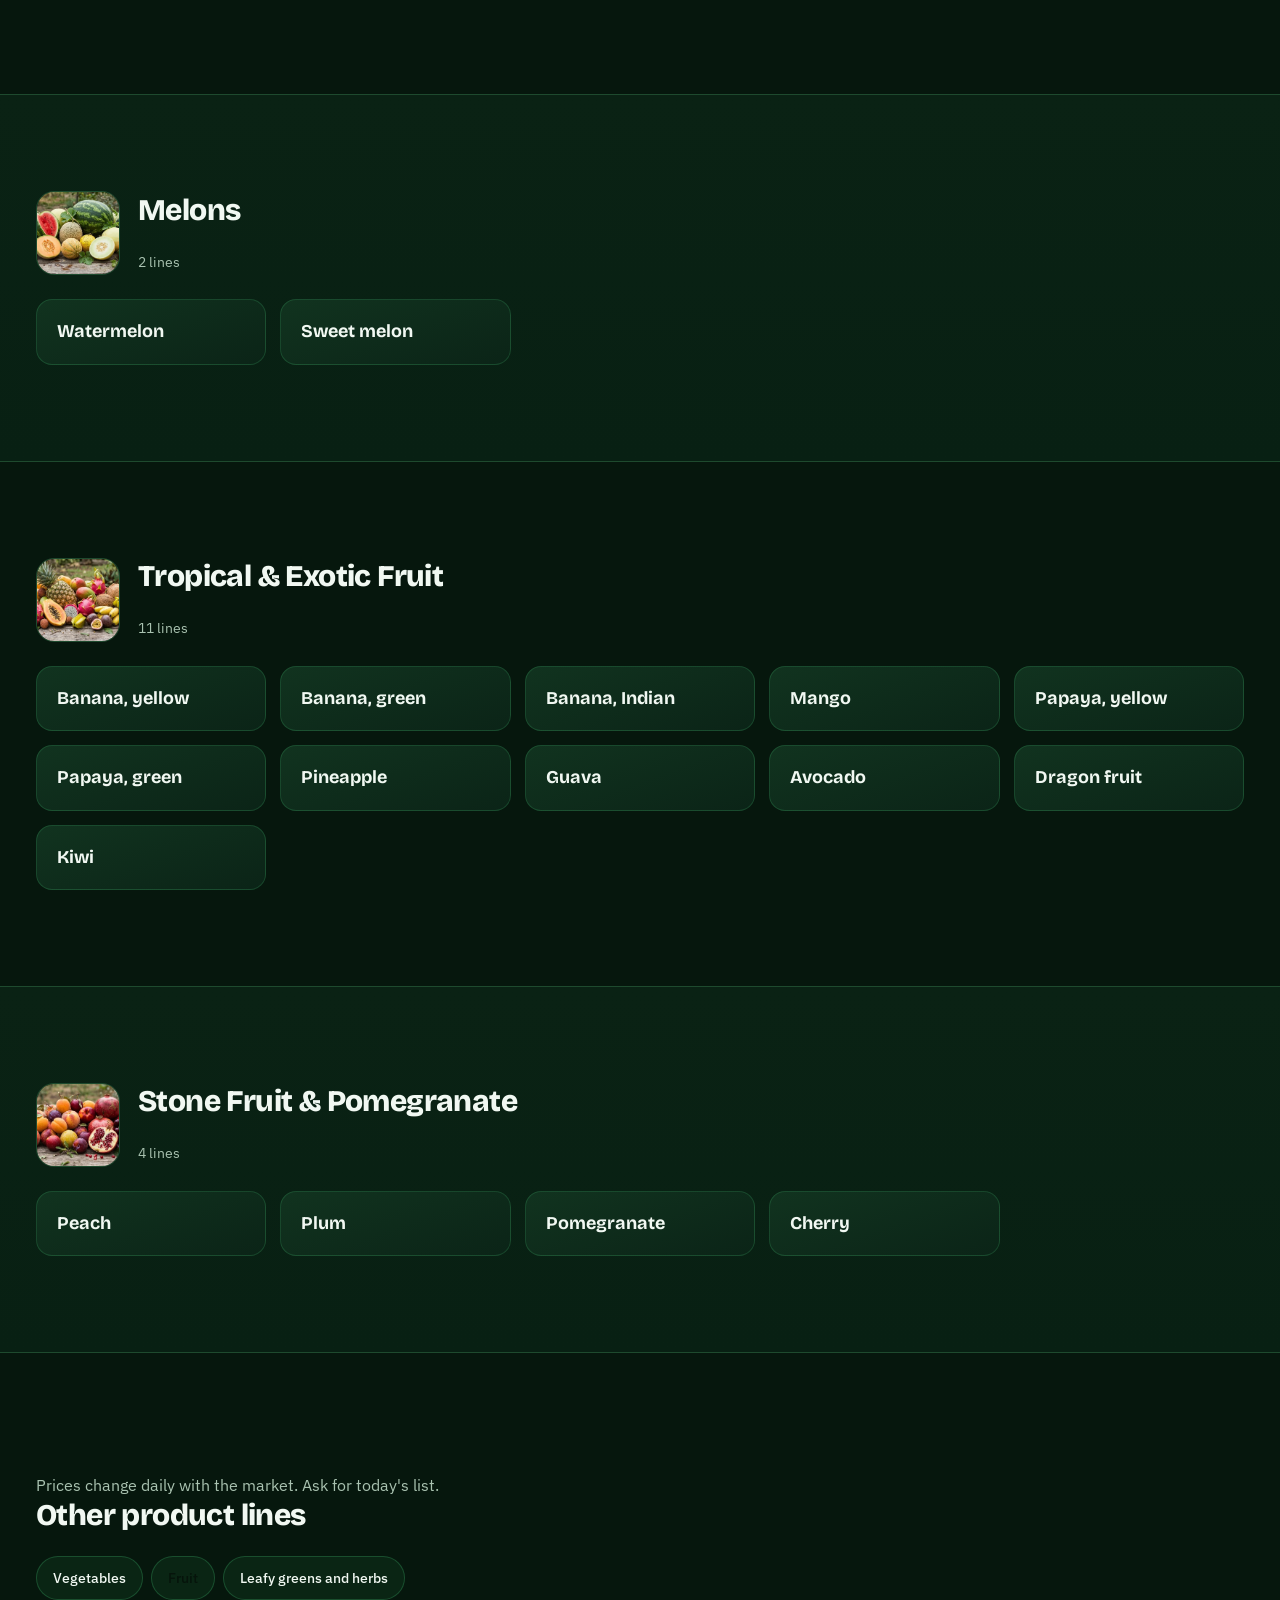
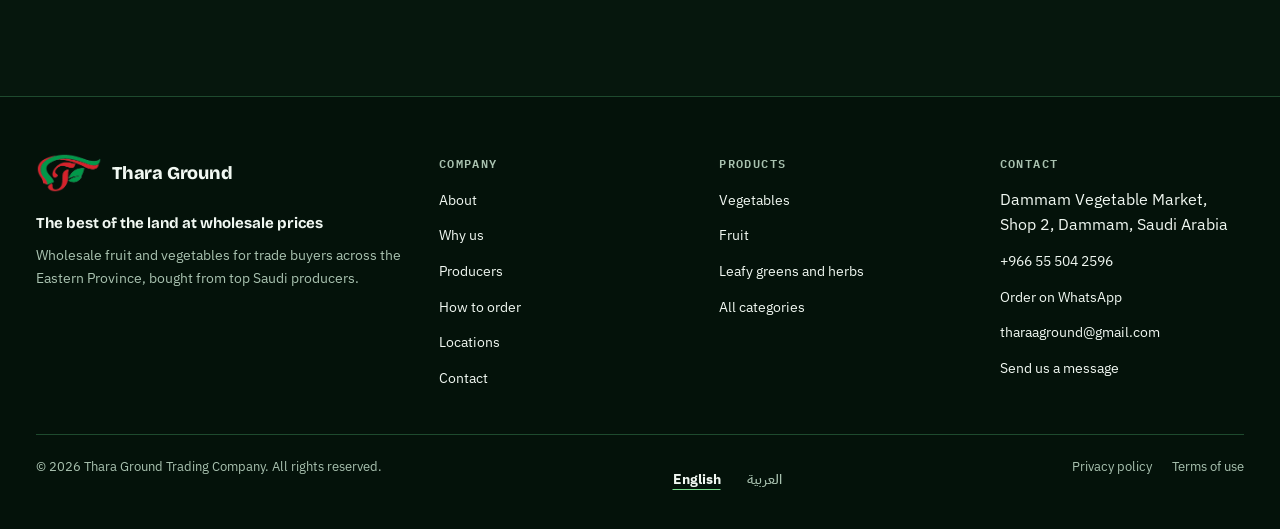
<file: products/fruit.html>
<!doctype html>
<html lang="en" dir="ltr" data-theme="dark">
<head>
<meta charset="utf-8">
<meta name="viewport" content="width=device-width, initial-scale=1">
<title>Fruit | Thara Ground Trading Company</title>
<meta name="description" content="Citrus, apples, grapes, melons, tropical and stone fruit.">
<meta name="theme-color" content="#06170D">
<link rel="canonical" href="https://tharaground.netlify.app/products/fruit.html">
<link rel="alternate" hreflang="en" href="https://tharaground.netlify.app/products/fruit.html">
<link rel="alternate" hreflang="ar" href="https://tharaground.netlify.app/ar/products/fruit.html">
<link rel="alternate" hreflang="x-default" href="https://tharaground.netlify.app/products/fruit.html">
<meta property="og:type" content="website">
<meta property="og:locale" content="en_US">
<meta property="og:title" content="Fruit | Thara Ground Trading Company">
<meta property="og:description" content="Citrus, apples, grapes, melons, tropical and stone fruit.">
<link rel="icon" href="../assets/img/favicon.png" type="image/png">
<link rel="preconnect" href="https://fonts.googleapis.com">
<link rel="preconnect" href="https://fonts.gstatic.com" crossorigin>
<link rel="stylesheet" href="https://fonts.googleapis.com/css2?family=Bricolage+Grotesque:wght@600;800&family=IBM+Plex+Mono:wght@500;600&family=IBM+Plex+Sans+Arabic:wght@400;500;600;700&family=IBM+Plex+Sans:wght@400;500;600&display=swap">
<link rel="stylesheet" href="../assets/css/styles.css">
<script>(function(){var d=document.documentElement;d.classList.add('js');var s=function(k){try{return localStorage.getItem(k)}catch(e){return null}};d.setAttribute('data-theme',s('theme')==='light'?'light':'dark');var l=d.getAttribute('data-page-lang');if(!l){l=s('lang');if(l!=='ar'&&l!=='en'){var n=(navigator.language||'en').toLowerCase();l=n.indexOf('ar')===0?'ar':'en'}}d.lang=l;d.dir=l==='ar'?'rtl':'ltr';if(l!=='en')d.classList.add('relang');setTimeout(function(){d.classList.add('reveal-all')},4000)})();</script>

<noscript><style>.relang #app{visibility:visible}.js .reveal{opacity:1;transform:none}</style></noscript>
</head>
<body data-page="division" data-slug="fruit" data-base="../" data-alt="../ar/products/fruit.html">
<div id="app"><a class="skip" href="#main">Skip to content</a><header class="site-header" id="siteHeader"><div class="wrap hdr"><a class="logo" href="../index.html"><img class="logo-mark" src="../assets/img/logo.png" alt="Thara Ground logo" width="66" height="40"><span class="logo-text"><b>Thara Ground</b><small>The best of the land at wholesale prices</small></span></a><nav class="nav" id="nav" aria-label="Main navigation"><div class="nav-dd"><a href="../index.html#supply">Products</a><div class="mega" role="group" aria-label="Products"><div class="mega-list"><a href="../products/veg.html"><b>Vegetables</b><span>Tomatoes, cucumbers, potatoes, onions, peppers and the cabbage family, in wholesale packs.</span></a><a href="../products/fruit.html"><b>Fruit</b><span>Citrus, apples, grapes, melons, tropical and stone fruit.</span></a><a href="../products/leafy.html"><b>Leafy greens and herbs</b><span>Fresh leafy greens and herbs, ready early for the day&#39;s trade.</span></a></div><div class="mega-shop"><b>Our shop</b><span>Dammam Vegetable Market, Shop 2, Dammam, Saudi Arabia</span><a href="https://www.google.com/maps/search/?api=1&query=Dammam+Vegetable+Market" target="_blank" rel="noopener">Open in Google Maps</a></div></div></div><a href="../index.html#about">About</a><a href="../index.html#why">Why us</a><a href="../index.html#how">How to order</a><a href="../index.html#locations">Locations</a><a href="../contact.html">Contact</a><div class="nav-extra"><a class="nav-tel" href="tel:+966555042596" dir="ltr"><svg viewBox="0 0 24 24" width="16" height="16" fill="none" stroke="currentColor" stroke-width="2" stroke-linecap="round" stroke-linejoin="round" aria-hidden="true"><path d="M5 4h4l2 5-2.5 1.5a11 11 0 0 0 5 5L15 13l5 2v4a2 2 0 0 1-2 2A16 16 0 0 1 3 6a2 2 0 0 1 2-2z"/></svg>+966 55 504 2596</a><div class="lang-sw" role="group" aria-label="Language"><button type="button" data-lang="en" lang="en" aria-pressed="true">English</button><button type="button" data-lang="ar" lang="ar" aria-pressed="false">العربية</button></div></div><a class="btn primary nav-portal" href="https://wa.me/966555042596?text=Hi%2C%20I%20need%20a%20quotation." target="_blank" rel="noopener">Order on WhatsApp</a></nav><div class="hdr-actions"><a class="hdr-phone" href="tel:+966555042596" dir="ltr"><svg viewBox="0 0 24 24" width="16" height="16" fill="none" stroke="currentColor" stroke-width="2" stroke-linecap="round" stroke-linejoin="round" aria-hidden="true"><path d="M5 4h4l2 5-2.5 1.5a11 11 0 0 0 5 5L15 13l5 2v4a2 2 0 0 1-2 2A16 16 0 0 1 3 6a2 2 0 0 1 2-2z"/></svg>+966 55 504 2596</a><div class="lang-sw" role="group" aria-label="Language"><button type="button" data-lang="en" lang="en" aria-pressed="true">English</button><button type="button" data-lang="ar" lang="ar" aria-pressed="false">العربية</button></div><button type="button" class="icon-btn theme-btn" id="themeBtn" aria-label="Switch between dark and light mode"><svg viewBox="0 0 24 24" width="20" height="20" fill="none" stroke="currentColor" stroke-width="2" stroke-linecap="round" aria-hidden="true"><circle cx="12" cy="12" r="4"/><path d="M12 2v2M12 20v2M4.9 4.9l1.4 1.4M17.7 17.7l1.4 1.4M2 12h2M20 12h2M4.9 19.1l1.4-1.4M17.7 6.3l1.4-1.4"/></svg><svg viewBox="0 0 24 24" width="20" height="20" fill="none" stroke="currentColor" stroke-width="2" stroke-linecap="round" stroke-linejoin="round" aria-hidden="true"><path d="M21 12.8A9 9 0 1 1 11.2 3a7 7 0 0 0 9.8 9.8z"/></svg></button><a class="btn primary hdr-portal" href="https://wa.me/966555042596?text=Hi%2C%20I%20need%20a%20quotation." target="_blank" rel="noopener"><svg viewBox="0 0 24 24" width="18" height="18" fill="currentColor" aria-hidden="true"><path d="M12 2a10 10 0 0 0-8.6 15.1L2 22l5-1.3A10 10 0 1 0 12 2zm0 2a8 8 0 1 1-4.2 14.8l-.4-.2-2.6.7.7-2.5-.3-.4A8 8 0 0 1 12 4zm-3 3.5c-.3 0-.7.1-1 .5-.4.5-1.1 1.2-1.1 2.8s1.2 3.2 1.3 3.4c.2.2 2.3 3.6 5.6 4.9 2.8 1.1 3.3.9 3.9.8.6 0 2-.8 2.2-1.6.3-.8.3-1.5.2-1.6-.1-.2-.3-.3-.7-.5l-2-1c-.3-.1-.5-.2-.7.2l-.9 1.1c-.2.2-.3.2-.7.1-.3-.2-1.4-.5-2.6-1.6-1-.9-1.6-2-1.8-2.3-.2-.3 0-.5.1-.7l.5-.6c.1-.2.2-.3.3-.5.1-.2 0-.4 0-.6l-.9-2.2c-.2-.5-.5-.5-.7-.5z"/></svg>WhatsApp</a><button type="button" class="icon-btn menu-btn" id="menuBtn" aria-expanded="false" aria-controls="nav" aria-label="Open menu"><svg viewBox="0 0 24 24" width="22" height="22" fill="none" stroke="currentColor" stroke-width="2" stroke-linecap="round" aria-hidden="true"><path d="M4 7h16M4 12h16M4 17h16"/></svg><svg viewBox="0 0 24 24" width="22" height="22" fill="none" stroke="currentColor" stroke-width="2" stroke-linecap="round" aria-hidden="true"><path d="M6 6l12 12M18 6L6 18"/></svg></button></div></div></header><main id="main"><section class="page-hero" style="--h:30"><div class="wrap"><nav class="crumbs" aria-label="Breadcrumb"><a href="../index.html">Home</a><span aria-hidden="true">/</span><a href="../index.html#supply">What we supply</a><span aria-hidden="true">/</span><span aria-current="page">Fruit</span></nav><div class="ph"><div class="ph-img"><img src="../assets/img/fruits.webp" data-fallback="../assets/img/cat/citrus.svg" alt="Fresh fruit wholesale at Thara Ground, Dammam" width="800" height="600" decoding="async"></div><div><h1>Fruit</h1><p class="lead">Citrus, apples, grapes, melons, tropical and stone fruit.</p><div class="chips jump"><a class="chip" href="#citrus">Citrus</a><a class="chip" href="#apples-pears">Apples &amp; Pears</a><a class="chip" href="#grapes-berries">Grapes &amp; Berries</a><a class="chip" href="#melons">Melons</a><a class="chip" href="#tropical-fruit">Tropical &amp; Exotic Fruit</a><a class="chip" href="#stone-fruit-pomegranate">Stone Fruit &amp; Pomegranate</a></div></div></div><div class="cta"><a class="btn primary lg" href="https://wa.me/966555042596?text=Hi%2C%20I%20need%20a%20quotation%20for%20Fruit." target="_blank" rel="noopener">Order on WhatsApp<svg class="arr" viewBox="0 0 24 24" width="18" height="18" fill="none" stroke="currentColor" stroke-width="2" stroke-linecap="round" stroke-linejoin="round" aria-hidden="true"><path d="M5 12h14M13 6l6 6-6 6"/></svg></a><a class="btn lg" href="tel:+966555042596" dir="ltr">+966 55 504 2596</a></div></div></section><section class="sec cat-sec" id="citrus" aria-labelledby="h-citrus"><div class="wrap"><div class="cat-head"><span class="cat-thumb"><img src="../assets/img/citrus.webp" data-fallback="../assets/img/cat/citrus.svg" alt="Fresh Citrus at Thara Ground, Dammam" width="800" height="600" loading="lazy" decoding="async"></span><div><h2 class="title sm" id="h-citrus">Citrus</h2><p class="muted">5 lines</p></div></div><ul class="items" role="list"><li class="card item reveal" style="--i:0"><span class="item-name">Orange</span></li><li class="card item reveal" style="--i:1"><span class="item-name">Mandarin</span></li><li class="card item reveal" style="--i:2"><span class="item-name">Lemon, local</span></li><li class="card item reveal" style="--i:3"><span class="item-name">Lemon, imported</span></li><li class="card item reveal" style="--i:0"><span class="item-name">Lemon, green (lime)</span></li></ul></div></section><section class="sec cat-sec alt" id="apples-pears" aria-labelledby="h-apples-pears"><div class="wrap"><div class="cat-head"><span class="cat-thumb"><img src="../assets/img/apples-pears.webp" data-fallback="../assets/img/cat/apples-pears.svg" alt="Fresh Apples &amp; Pears at Thara Ground, Dammam" width="800" height="600" loading="lazy" decoding="async"></span><div><h2 class="title sm" id="h-apples-pears">Apples &amp; Pears</h2><p class="muted">3 lines</p></div></div><ul class="items" role="list"><li class="card item reveal" style="--i:0"><span class="item-name">Apple, red</span></li><li class="card item reveal" style="--i:1"><span class="item-name">Apple, green</span></li><li class="card item reveal" style="--i:2"><span class="item-name">Pear</span></li></ul></div></section><section class="sec cat-sec" id="grapes-berries" aria-labelledby="h-grapes-berries"><div class="wrap"><div class="cat-head"><span class="cat-thumb"><img src="../assets/img/grapes-berries.webp" data-fallback="../assets/img/cat/grapes-berries.svg" alt="Fresh Grapes &amp; Berries at Thara Ground, Dammam" width="800" height="600" loading="lazy" decoding="async"></span><div><h2 class="title sm" id="h-grapes-berries">Grapes &amp; Berries</h2><p class="muted">9 lines</p></div></div><ul class="items" role="list"><li class="card item reveal" style="--i:0"><span class="item-name">Grapes, black seedless</span></li><li class="card item reveal" style="--i:1"><span class="item-name">Grapes, green</span></li><li class="card item reveal" style="--i:2"><span class="item-name">Grapes, red</span></li><li class="card item reveal" style="--i:3"><span class="item-name">Strawberry</span></li><li class="card item reveal" style="--i:0"><span class="item-name">Strawberry, African</span></li><li class="card item reveal" style="--i:1"><span class="item-name">Blueberry</span></li><li class="card item reveal" style="--i:2"><span class="item-name">Blackberry</span></li><li class="card item reveal" style="--i:3"><span class="item-name">Raspberry</span></li><li class="card item reveal" style="--i:0"><span class="item-name">Red currant</span></li></ul></div></section><section class="sec cat-sec alt" id="melons" aria-labelledby="h-melons"><div class="wrap"><div class="cat-head"><span class="cat-thumb"><img src="../assets/img/melons.webp" data-fallback="../assets/img/cat/melons.svg" alt="Fresh Melons at Thara Ground, Dammam" width="800" height="600" loading="lazy" decoding="async"></span><div><h2 class="title sm" id="h-melons">Melons</h2><p class="muted">2 lines</p></div></div><ul class="items" role="list"><li class="card item reveal" style="--i:0"><span class="item-name">Watermelon</span></li><li class="card item reveal" style="--i:1"><span class="item-name">Sweet melon</span></li></ul></div></section><section class="sec cat-sec" id="tropical-fruit" aria-labelledby="h-tropical-fruit"><div class="wrap"><div class="cat-head"><span class="cat-thumb"><img src="../assets/img/tropical-fruit.webp" data-fallback="../assets/img/cat/tropical-fruit.svg" alt="Fresh Tropical &amp; Exotic Fruit at Thara Ground, Dammam" width="800" height="600" loading="lazy" decoding="async"></span><div><h2 class="title sm" id="h-tropical-fruit">Tropical &amp; Exotic Fruit</h2><p class="muted">11 lines</p></div></div><ul class="items" role="list"><li class="card item reveal" style="--i:0"><span class="item-name">Banana, yellow</span></li><li class="card item reveal" style="--i:1"><span class="item-name">Banana, green</span></li><li class="card item reveal" style="--i:2"><span class="item-name">Banana, Indian</span></li><li class="card item reveal" style="--i:3"><span class="item-name">Mango</span></li><li class="card item reveal" style="--i:0"><span class="item-name">Papaya, yellow</span></li><li class="card item reveal" style="--i:1"><span class="item-name">Papaya, green</span></li><li class="card item reveal" style="--i:2"><span class="item-name">Pineapple</span></li><li class="card item reveal" style="--i:3"><span class="item-name">Guava</span></li><li class="card item reveal" style="--i:0"><span class="item-name">Avocado</span></li><li class="card item reveal" style="--i:1"><span class="item-name">Dragon fruit</span></li><li class="card item reveal" style="--i:2"><span class="item-name">Kiwi</span></li></ul></div></section><section class="sec cat-sec alt" id="stone-fruit-pomegranate" aria-labelledby="h-stone-fruit-pomegranate"><div class="wrap"><div class="cat-head"><span class="cat-thumb"><img src="../assets/img/stone-fruit-pomegranate.webp" data-fallback="../assets/img/cat/stone-fruit-pomegranate.svg" alt="Fresh Stone Fruit &amp; Pomegranate at Thara Ground, Dammam" width="800" height="600" loading="lazy" decoding="async"></span><div><h2 class="title sm" id="h-stone-fruit-pomegranate">Stone Fruit &amp; Pomegranate</h2><p class="muted">4 lines</p></div></div><ul class="items" role="list"><li class="card item reveal" style="--i:0"><span class="item-name">Peach</span></li><li class="card item reveal" style="--i:1"><span class="item-name">Plum</span></li><li class="card item reveal" style="--i:2"><span class="item-name">Pomegranate</span></li><li class="card item reveal" style="--i:3"><span class="item-name">Cherry</span></li></ul></div></section><section class="sec" aria-labelledby="othersT"><div class="wrap"><p class="note">Prices change daily with the market. Ask for today&#39;s list.</p><h2 class="title sm" id="othersT">Other product lines</h2><div class="chips"><a class="chip" href="../products/veg.html">Vegetables</a><a class="chip current" href="../products/fruit.html" aria-current="page">Fruit</a><a class="chip" href="../products/leafy.html">Leafy greens and herbs</a></div></div></section></main><footer class="site-footer"><div class="wrap"><div class="foot-grid"><div class="foot-brand"><a class="logo" href="../index.html"><img class="logo-mark" src="../assets/img/logo.png" alt="Thara Ground logo" width="66" height="40" loading="lazy"><span class="logo-text"><b>Thara Ground</b></span></a><p class="foot-tag">The best of the land at wholesale prices</p><p>Wholesale fruit and vegetables for trade buyers across the Eastern Province, bought from top Saudi producers.</p></div><div><h2 class="foot-h">Company</h2><ul><li><a href="../index.html#about">About</a></li><li><a href="../index.html#why">Why us</a></li><li><a href="../index.html#brands">Producers</a></li><li><a href="../index.html#how">How to order</a></li><li><a href="../index.html#locations">Locations</a></li><li><a href="../contact.html">Contact</a></li></ul></div><div><h2 class="foot-h">Products</h2><ul><li><a href="../products/veg.html">Vegetables</a></li><li><a href="../products/fruit.html">Fruit</a></li><li><a href="../products/leafy.html">Leafy greens and herbs</a></li><li><a href="../index.html#supply">All categories</a></li></ul></div><div><h2 class="foot-h">Contact</h2><ul class="foot-contact"><li>Dammam Vegetable Market, Shop 2, Dammam, Saudi Arabia</li><li><a href="tel:+966555042596" dir="ltr">+966 55 504 2596</a></li><li><a href="https://wa.me/966555042596?text=Hi%2C%20I%20need%20a%20quotation." target="_blank" rel="noopener">Order on WhatsApp</a></li><li><a href="mailto:tharaaground@gmail.com">tharaaground@gmail.com</a></li><li><a href="../contact.html">Send us a message</a></li></ul></div></div><div class="foot-bottom"><p>© 2026 Thara Ground Trading Company. All rights reserved.</p><div class="foot-lang" role="group" aria-label="Language"><button type="button" data-lang="en" lang="en" aria-pressed="true">English</button><button type="button" data-lang="ar" lang="ar" aria-pressed="false">العربية</button></div><p class="foot-legal"><a href="../privacy.html">Privacy policy</a><a href="../terms.html">Terms of use</a></p></div></div></footer></div>
<script src="../assets/js/data.js" defer></script>
<script src="../assets/js/i18n.js" defer></script>
<script src="../assets/js/render.js" defer></script>
<script src="../assets/js/main.js" defer></script>
</body>
</html>
</file>
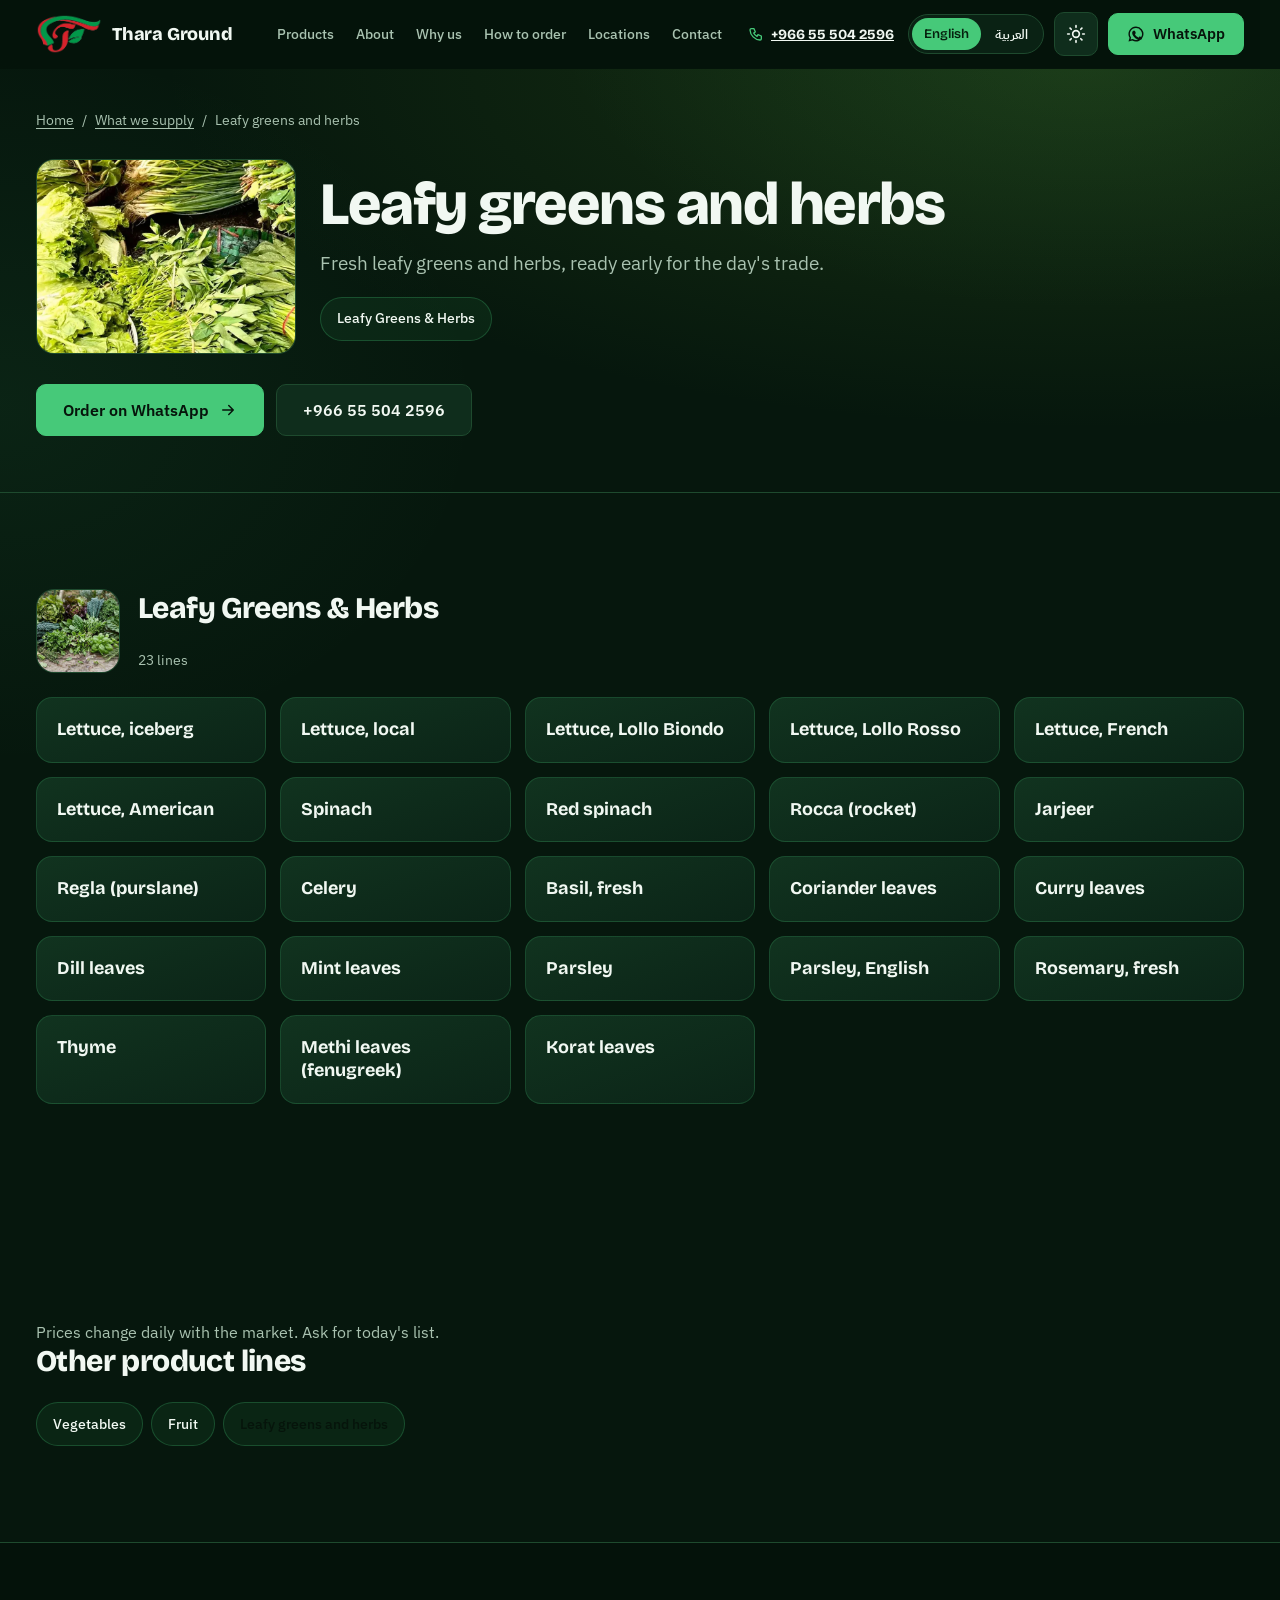
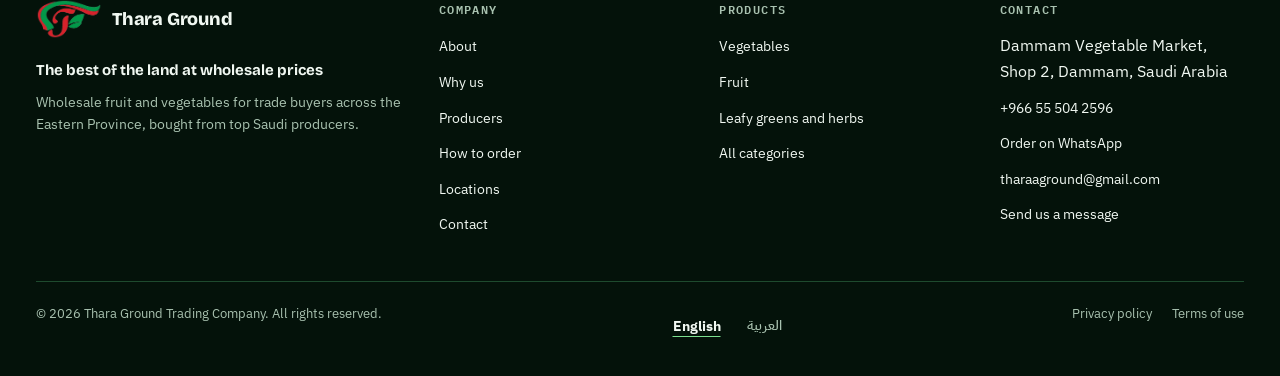
<file: products/leafy.html>
<!doctype html>
<html lang="en" dir="ltr" data-theme="dark">
<head>
<meta charset="utf-8">
<meta name="viewport" content="width=device-width, initial-scale=1">
<title>Leafy greens and herbs | Thara Ground Trading Company</title>
<meta name="description" content="Fresh leafy greens and herbs, ready early for the day&#39;s trade.">
<meta name="theme-color" content="#06170D">
<link rel="canonical" href="https://tharaground.netlify.app/products/leafy.html">
<link rel="alternate" hreflang="en" href="https://tharaground.netlify.app/products/leafy.html">
<link rel="alternate" hreflang="ar" href="https://tharaground.netlify.app/ar/products/leafy.html">
<link rel="alternate" hreflang="x-default" href="https://tharaground.netlify.app/products/leafy.html">
<meta property="og:type" content="website">
<meta property="og:locale" content="en_US">
<meta property="og:title" content="Leafy greens and herbs | Thara Ground Trading Company">
<meta property="og:description" content="Fresh leafy greens and herbs, ready early for the day&#39;s trade.">
<link rel="icon" href="../assets/img/favicon.png" type="image/png">
<link rel="preconnect" href="https://fonts.googleapis.com">
<link rel="preconnect" href="https://fonts.gstatic.com" crossorigin>
<link rel="stylesheet" href="https://fonts.googleapis.com/css2?family=Bricolage+Grotesque:wght@600;800&family=IBM+Plex+Mono:wght@500;600&family=IBM+Plex+Sans+Arabic:wght@400;500;600;700&family=IBM+Plex+Sans:wght@400;500;600&display=swap">
<link rel="stylesheet" href="../assets/css/styles.css">
<script>(function(){var d=document.documentElement;d.classList.add('js');var s=function(k){try{return localStorage.getItem(k)}catch(e){return null}};d.setAttribute('data-theme',s('theme')==='light'?'light':'dark');var l=d.getAttribute('data-page-lang');if(!l){l=s('lang');if(l!=='ar'&&l!=='en'){var n=(navigator.language||'en').toLowerCase();l=n.indexOf('ar')===0?'ar':'en'}}d.lang=l;d.dir=l==='ar'?'rtl':'ltr';if(l!=='en')d.classList.add('relang');setTimeout(function(){d.classList.add('reveal-all')},4000)})();</script>

<noscript><style>.relang #app{visibility:visible}.js .reveal{opacity:1;transform:none}</style></noscript>
</head>
<body data-page="division" data-slug="leafy" data-base="../" data-alt="../ar/products/leafy.html">
<div id="app"><a class="skip" href="#main">Skip to content</a><header class="site-header" id="siteHeader"><div class="wrap hdr"><a class="logo" href="../index.html"><img class="logo-mark" src="../assets/img/logo.png" alt="Thara Ground logo" width="66" height="40"><span class="logo-text"><b>Thara Ground</b><small>The best of the land at wholesale prices</small></span></a><nav class="nav" id="nav" aria-label="Main navigation"><div class="nav-dd"><a href="../index.html#supply">Products</a><div class="mega" role="group" aria-label="Products"><div class="mega-list"><a href="../products/veg.html"><b>Vegetables</b><span>Tomatoes, cucumbers, potatoes, onions, peppers and the cabbage family, in wholesale packs.</span></a><a href="../products/fruit.html"><b>Fruit</b><span>Citrus, apples, grapes, melons, tropical and stone fruit.</span></a><a href="../products/leafy.html"><b>Leafy greens and herbs</b><span>Fresh leafy greens and herbs, ready early for the day&#39;s trade.</span></a></div><div class="mega-shop"><b>Our shop</b><span>Dammam Vegetable Market, Shop 2, Dammam, Saudi Arabia</span><a href="https://www.google.com/maps/search/?api=1&query=Dammam+Vegetable+Market" target="_blank" rel="noopener">Open in Google Maps</a></div></div></div><a href="../index.html#about">About</a><a href="../index.html#why">Why us</a><a href="../index.html#how">How to order</a><a href="../index.html#locations">Locations</a><a href="../contact.html">Contact</a><div class="nav-extra"><a class="nav-tel" href="tel:+966555042596" dir="ltr"><svg viewBox="0 0 24 24" width="16" height="16" fill="none" stroke="currentColor" stroke-width="2" stroke-linecap="round" stroke-linejoin="round" aria-hidden="true"><path d="M5 4h4l2 5-2.5 1.5a11 11 0 0 0 5 5L15 13l5 2v4a2 2 0 0 1-2 2A16 16 0 0 1 3 6a2 2 0 0 1 2-2z"/></svg>+966 55 504 2596</a><div class="lang-sw" role="group" aria-label="Language"><button type="button" data-lang="en" lang="en" aria-pressed="true">English</button><button type="button" data-lang="ar" lang="ar" aria-pressed="false">العربية</button></div></div><a class="btn primary nav-portal" href="https://wa.me/966555042596?text=Hi%2C%20I%20need%20a%20quotation." target="_blank" rel="noopener">Order on WhatsApp</a></nav><div class="hdr-actions"><a class="hdr-phone" href="tel:+966555042596" dir="ltr"><svg viewBox="0 0 24 24" width="16" height="16" fill="none" stroke="currentColor" stroke-width="2" stroke-linecap="round" stroke-linejoin="round" aria-hidden="true"><path d="M5 4h4l2 5-2.5 1.5a11 11 0 0 0 5 5L15 13l5 2v4a2 2 0 0 1-2 2A16 16 0 0 1 3 6a2 2 0 0 1 2-2z"/></svg>+966 55 504 2596</a><div class="lang-sw" role="group" aria-label="Language"><button type="button" data-lang="en" lang="en" aria-pressed="true">English</button><button type="button" data-lang="ar" lang="ar" aria-pressed="false">العربية</button></div><button type="button" class="icon-btn theme-btn" id="themeBtn" aria-label="Switch between dark and light mode"><svg viewBox="0 0 24 24" width="20" height="20" fill="none" stroke="currentColor" stroke-width="2" stroke-linecap="round" aria-hidden="true"><circle cx="12" cy="12" r="4"/><path d="M12 2v2M12 20v2M4.9 4.9l1.4 1.4M17.7 17.7l1.4 1.4M2 12h2M20 12h2M4.9 19.1l1.4-1.4M17.7 6.3l1.4-1.4"/></svg><svg viewBox="0 0 24 24" width="20" height="20" fill="none" stroke="currentColor" stroke-width="2" stroke-linecap="round" stroke-linejoin="round" aria-hidden="true"><path d="M21 12.8A9 9 0 1 1 11.2 3a7 7 0 0 0 9.8 9.8z"/></svg></button><a class="btn primary hdr-portal" href="https://wa.me/966555042596?text=Hi%2C%20I%20need%20a%20quotation." target="_blank" rel="noopener"><svg viewBox="0 0 24 24" width="18" height="18" fill="currentColor" aria-hidden="true"><path d="M12 2a10 10 0 0 0-8.6 15.1L2 22l5-1.3A10 10 0 1 0 12 2zm0 2a8 8 0 1 1-4.2 14.8l-.4-.2-2.6.7.7-2.5-.3-.4A8 8 0 0 1 12 4zm-3 3.5c-.3 0-.7.1-1 .5-.4.5-1.1 1.2-1.1 2.8s1.2 3.2 1.3 3.4c.2.2 2.3 3.6 5.6 4.9 2.8 1.1 3.3.9 3.9.8.6 0 2-.8 2.2-1.6.3-.8.3-1.5.2-1.6-.1-.2-.3-.3-.7-.5l-2-1c-.3-.1-.5-.2-.7.2l-.9 1.1c-.2.2-.3.2-.7.1-.3-.2-1.4-.5-2.6-1.6-1-.9-1.6-2-1.8-2.3-.2-.3 0-.5.1-.7l.5-.6c.1-.2.2-.3.3-.5.1-.2 0-.4 0-.6l-.9-2.2c-.2-.5-.5-.5-.7-.5z"/></svg>WhatsApp</a><button type="button" class="icon-btn menu-btn" id="menuBtn" aria-expanded="false" aria-controls="nav" aria-label="Open menu"><svg viewBox="0 0 24 24" width="22" height="22" fill="none" stroke="currentColor" stroke-width="2" stroke-linecap="round" aria-hidden="true"><path d="M4 7h16M4 12h16M4 17h16"/></svg><svg viewBox="0 0 24 24" width="22" height="22" fill="none" stroke="currentColor" stroke-width="2" stroke-linecap="round" aria-hidden="true"><path d="M6 6l12 12M18 6L6 18"/></svg></button></div></div></header><main id="main"><section class="page-hero" style="--h:95"><div class="wrap"><nav class="crumbs" aria-label="Breadcrumb"><a href="../index.html">Home</a><span aria-hidden="true">/</span><a href="../index.html#supply">What we supply</a><span aria-hidden="true">/</span><span aria-current="page">Leafy greens and herbs</span></nav><div class="ph"><div class="ph-img"><img src="../assets/img/leafy.webp" data-fallback="../assets/img/cat/leafy-herbs.svg" alt="Fresh leafy greens and herbs at Thara Ground, Dammam" width="800" height="600" decoding="async"></div><div><h1>Leafy greens and herbs</h1><p class="lead">Fresh leafy greens and herbs, ready early for the day&#39;s trade.</p><div class="chips jump"><a class="chip" href="#leafy-herbs">Leafy Greens &amp; Herbs</a></div></div></div><div class="cta"><a class="btn primary lg" href="https://wa.me/966555042596?text=Hi%2C%20I%20need%20a%20quotation%20for%20Leafy%20greens%20and%20herbs." target="_blank" rel="noopener">Order on WhatsApp<svg class="arr" viewBox="0 0 24 24" width="18" height="18" fill="none" stroke="currentColor" stroke-width="2" stroke-linecap="round" stroke-linejoin="round" aria-hidden="true"><path d="M5 12h14M13 6l6 6-6 6"/></svg></a><a class="btn lg" href="tel:+966555042596" dir="ltr">+966 55 504 2596</a></div></div></section><section class="sec cat-sec" id="leafy-herbs" aria-labelledby="h-leafy-herbs"><div class="wrap"><div class="cat-head"><span class="cat-thumb"><img src="../assets/img/leafy-herbs.webp" data-fallback="../assets/img/cat/leafy-herbs.svg" alt="Fresh Leafy Greens &amp; Herbs at Thara Ground, Dammam" width="800" height="600" loading="lazy" decoding="async"></span><div><h2 class="title sm" id="h-leafy-herbs">Leafy Greens &amp; Herbs</h2><p class="muted">23 lines</p></div></div><ul class="items" role="list"><li class="card item reveal" style="--i:0"><span class="item-name">Lettuce, iceberg</span></li><li class="card item reveal" style="--i:1"><span class="item-name">Lettuce, local</span></li><li class="card item reveal" style="--i:2"><span class="item-name">Lettuce, Lollo Biondo</span></li><li class="card item reveal" style="--i:3"><span class="item-name">Lettuce, Lollo Rosso</span></li><li class="card item reveal" style="--i:0"><span class="item-name">Lettuce, French</span></li><li class="card item reveal" style="--i:1"><span class="item-name">Lettuce, American</span></li><li class="card item reveal" style="--i:2"><span class="item-name">Spinach</span></li><li class="card item reveal" style="--i:3"><span class="item-name">Red spinach</span></li><li class="card item reveal" style="--i:0"><span class="item-name">Rocca (rocket)</span></li><li class="card item reveal" style="--i:1"><span class="item-name">Jarjeer</span></li><li class="card item reveal" style="--i:2"><span class="item-name">Regla (purslane)</span></li><li class="card item reveal" style="--i:3"><span class="item-name">Celery</span></li><li class="card item reveal" style="--i:0"><span class="item-name">Basil, fresh</span></li><li class="card item reveal" style="--i:1"><span class="item-name">Coriander leaves</span></li><li class="card item reveal" style="--i:2"><span class="item-name">Curry leaves</span></li><li class="card item reveal" style="--i:3"><span class="item-name">Dill leaves</span></li><li class="card item reveal" style="--i:0"><span class="item-name">Mint leaves</span></li><li class="card item reveal" style="--i:1"><span class="item-name">Parsley</span></li><li class="card item reveal" style="--i:2"><span class="item-name">Parsley, English</span></li><li class="card item reveal" style="--i:3"><span class="item-name">Rosemary, fresh</span></li><li class="card item reveal" style="--i:0"><span class="item-name">Thyme</span></li><li class="card item reveal" style="--i:1"><span class="item-name">Methi leaves (fenugreek)</span></li><li class="card item reveal" style="--i:2"><span class="item-name">Korat leaves</span></li></ul></div></section><section class="sec" aria-labelledby="othersT"><div class="wrap"><p class="note">Prices change daily with the market. Ask for today&#39;s list.</p><h2 class="title sm" id="othersT">Other product lines</h2><div class="chips"><a class="chip" href="../products/veg.html">Vegetables</a><a class="chip" href="../products/fruit.html">Fruit</a><a class="chip current" href="../products/leafy.html" aria-current="page">Leafy greens and herbs</a></div></div></section></main><footer class="site-footer"><div class="wrap"><div class="foot-grid"><div class="foot-brand"><a class="logo" href="../index.html"><img class="logo-mark" src="../assets/img/logo.png" alt="Thara Ground logo" width="66" height="40" loading="lazy"><span class="logo-text"><b>Thara Ground</b></span></a><p class="foot-tag">The best of the land at wholesale prices</p><p>Wholesale fruit and vegetables for trade buyers across the Eastern Province, bought from top Saudi producers.</p></div><div><h2 class="foot-h">Company</h2><ul><li><a href="../index.html#about">About</a></li><li><a href="../index.html#why">Why us</a></li><li><a href="../index.html#brands">Producers</a></li><li><a href="../index.html#how">How to order</a></li><li><a href="../index.html#locations">Locations</a></li><li><a href="../contact.html">Contact</a></li></ul></div><div><h2 class="foot-h">Products</h2><ul><li><a href="../products/veg.html">Vegetables</a></li><li><a href="../products/fruit.html">Fruit</a></li><li><a href="../products/leafy.html">Leafy greens and herbs</a></li><li><a href="../index.html#supply">All categories</a></li></ul></div><div><h2 class="foot-h">Contact</h2><ul class="foot-contact"><li>Dammam Vegetable Market, Shop 2, Dammam, Saudi Arabia</li><li><a href="tel:+966555042596" dir="ltr">+966 55 504 2596</a></li><li><a href="https://wa.me/966555042596?text=Hi%2C%20I%20need%20a%20quotation." target="_blank" rel="noopener">Order on WhatsApp</a></li><li><a href="mailto:tharaaground@gmail.com">tharaaground@gmail.com</a></li><li><a href="../contact.html">Send us a message</a></li></ul></div></div><div class="foot-bottom"><p>© 2026 Thara Ground Trading Company. All rights reserved.</p><div class="foot-lang" role="group" aria-label="Language"><button type="button" data-lang="en" lang="en" aria-pressed="true">English</button><button type="button" data-lang="ar" lang="ar" aria-pressed="false">العربية</button></div><p class="foot-legal"><a href="../privacy.html">Privacy policy</a><a href="../terms.html">Terms of use</a></p></div></div></footer></div>
<script src="../assets/js/data.js" defer></script>
<script src="../assets/js/i18n.js" defer></script>
<script src="../assets/js/render.js" defer></script>
<script src="../assets/js/main.js" defer></script>
</body>
</html>
</file>
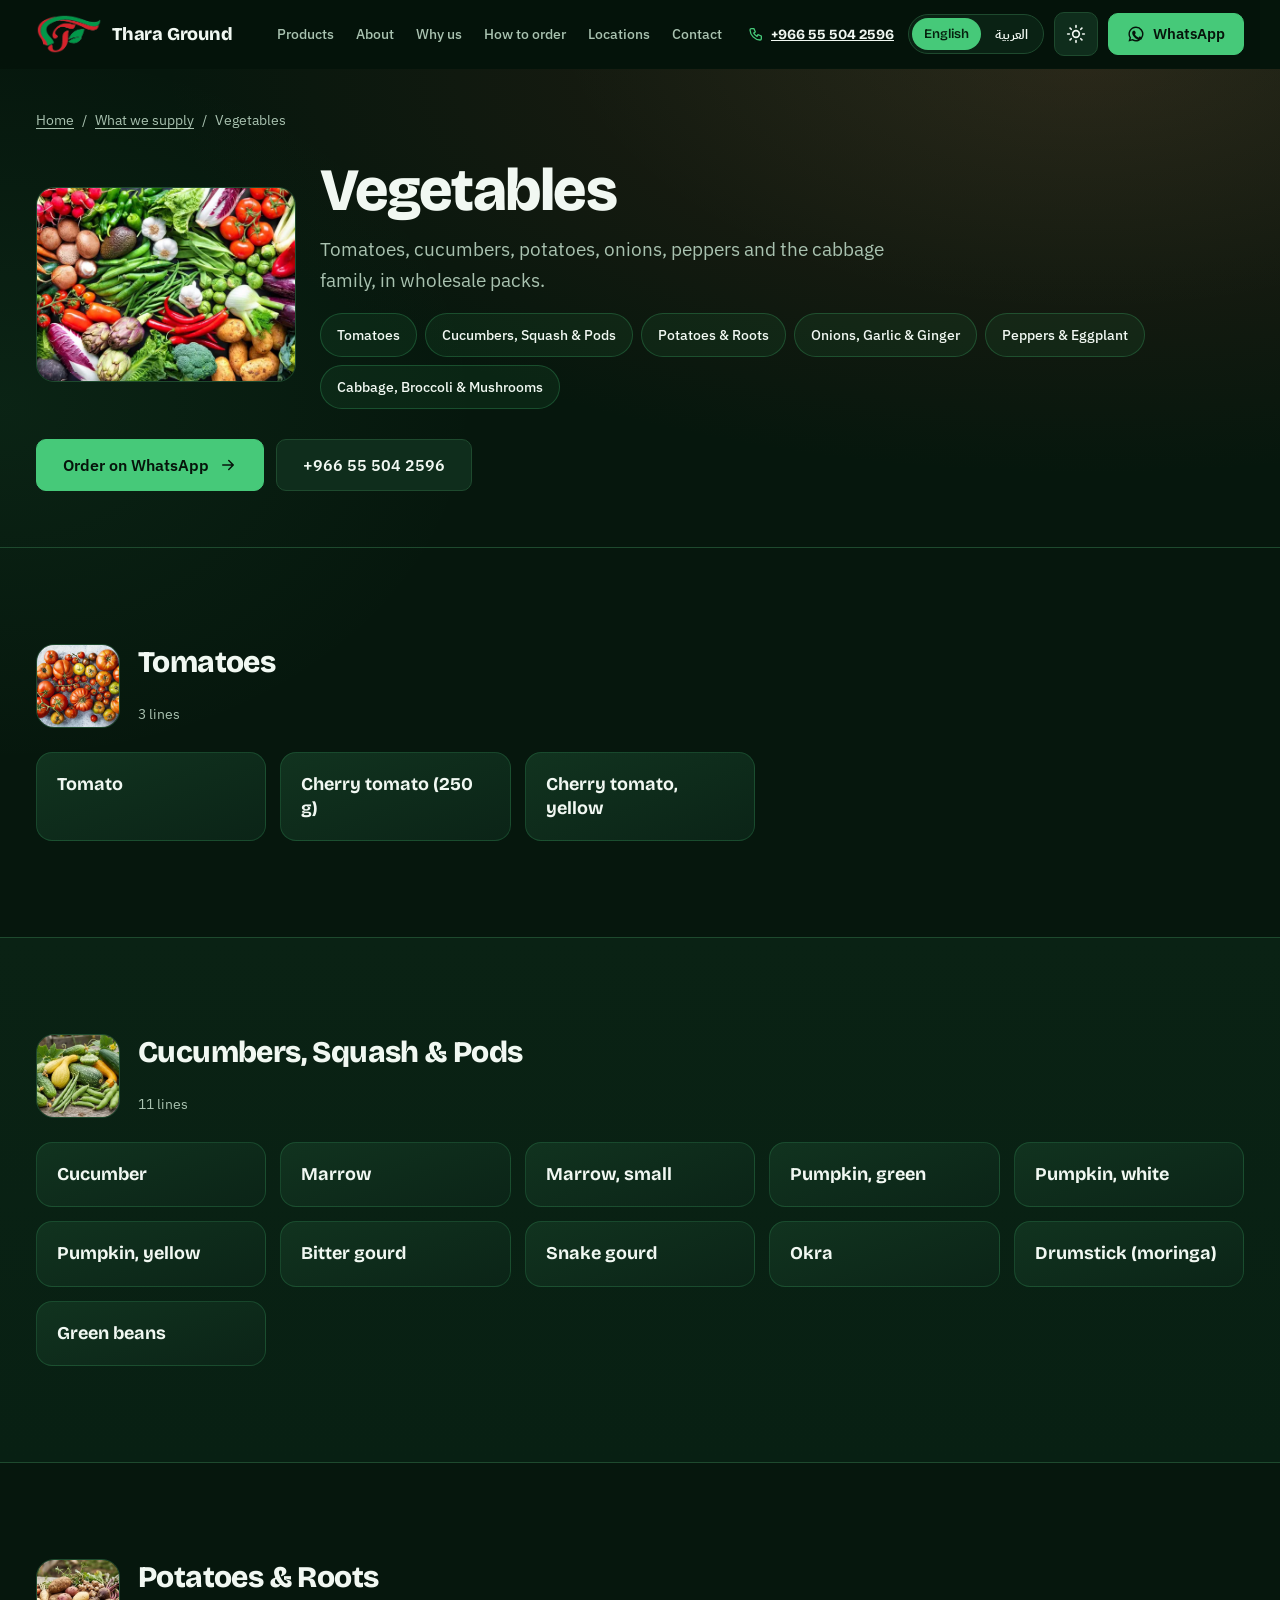
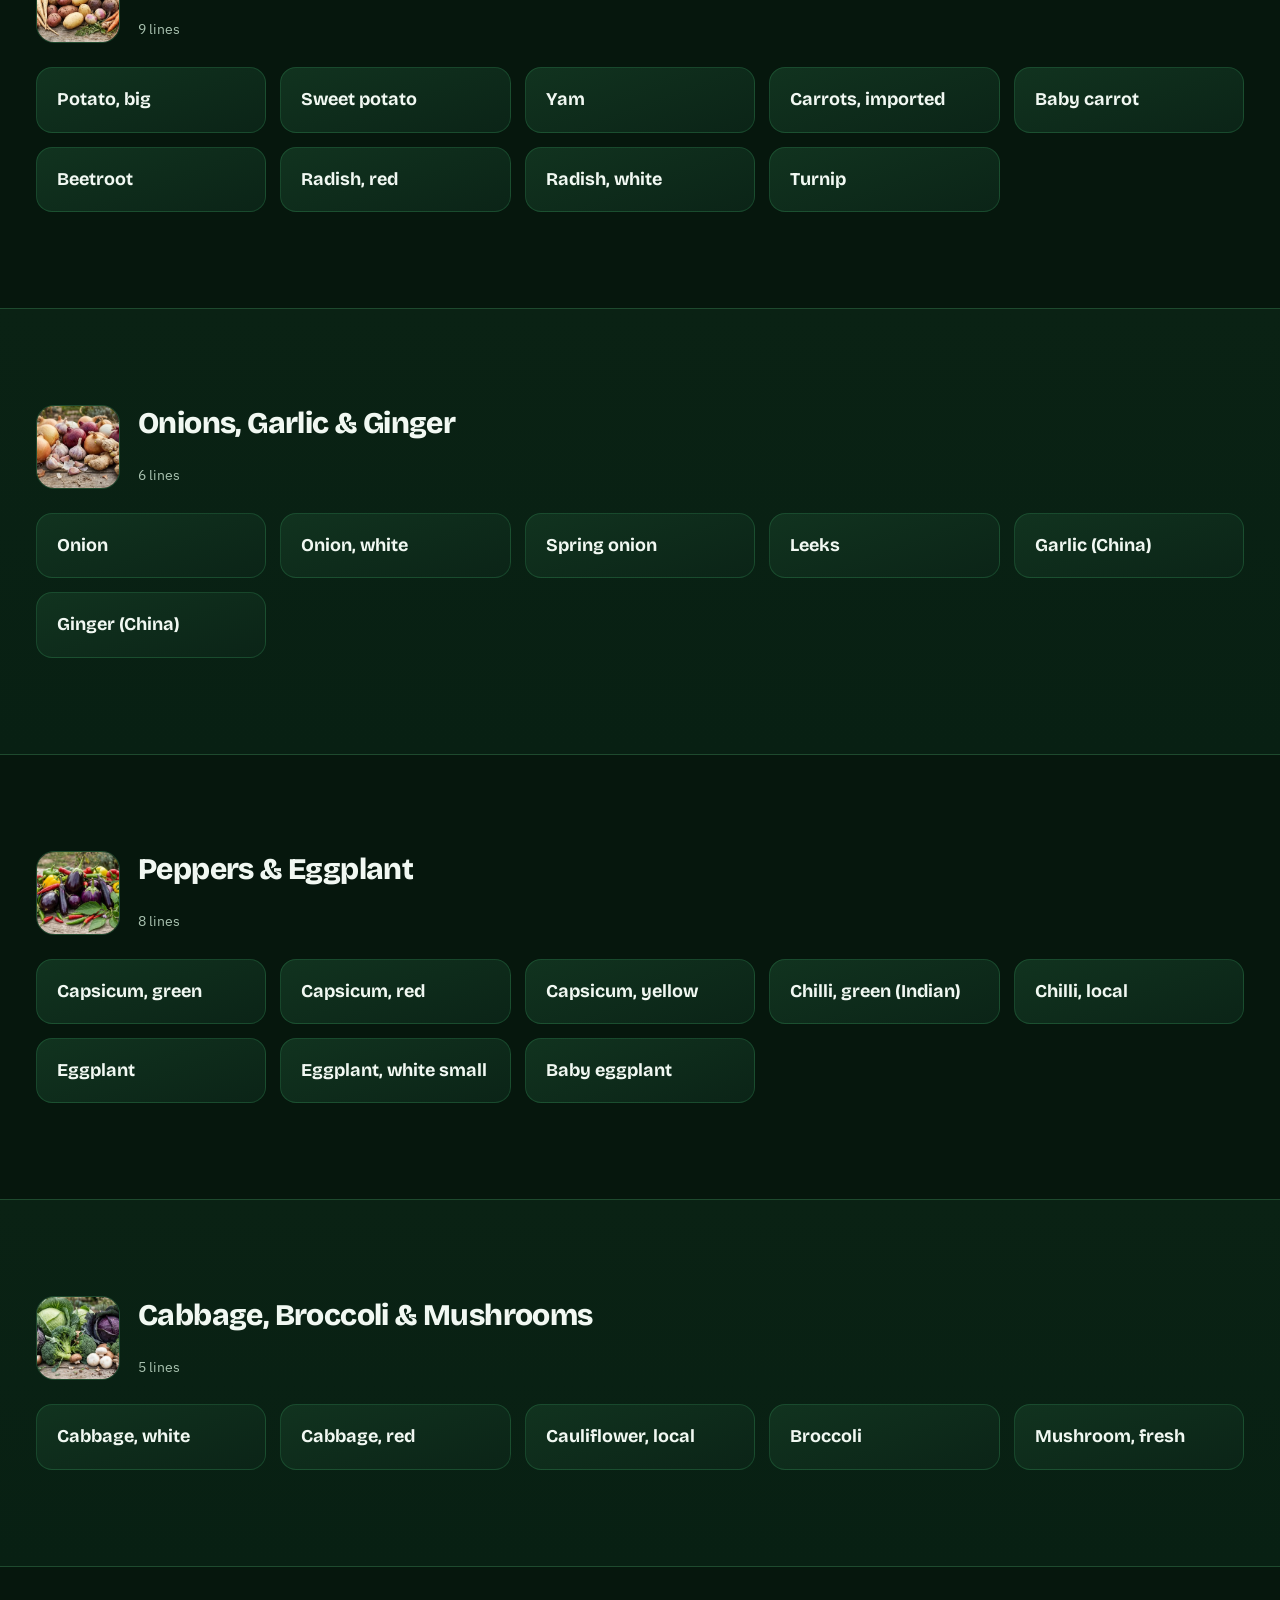
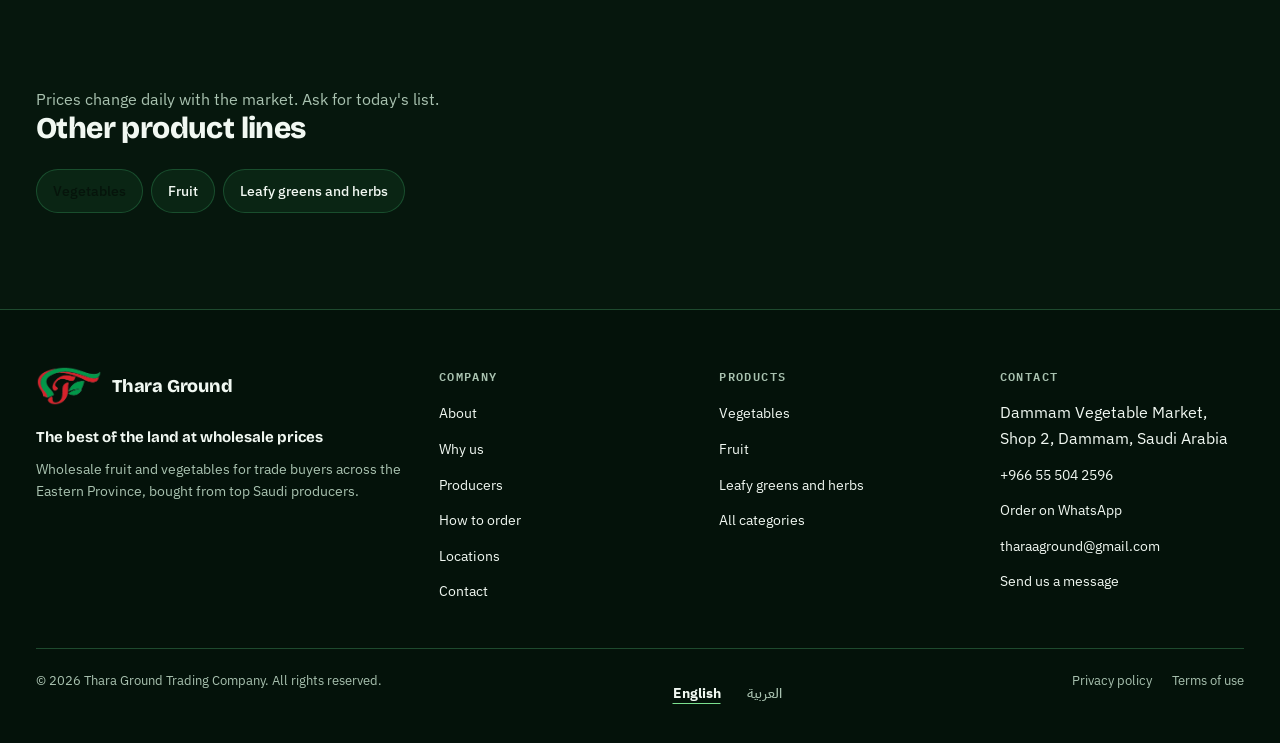
<file: products/veg.html>
<!doctype html>
<html lang="en" dir="ltr" data-theme="dark">
<head>
<meta charset="utf-8">
<meta name="viewport" content="width=device-width, initial-scale=1">
<title>Vegetables | Thara Ground Trading Company</title>
<meta name="description" content="Tomatoes, cucumbers, potatoes, onions, peppers and the cabbage family, in wholesale packs.">
<meta name="theme-color" content="#06170D">
<link rel="canonical" href="https://tharaground.netlify.app/products/veg.html">
<link rel="alternate" hreflang="en" href="https://tharaground.netlify.app/products/veg.html">
<link rel="alternate" hreflang="ar" href="https://tharaground.netlify.app/ar/products/veg.html">
<link rel="alternate" hreflang="x-default" href="https://tharaground.netlify.app/products/veg.html">
<meta property="og:type" content="website">
<meta property="og:locale" content="en_US">
<meta property="og:title" content="Vegetables | Thara Ground Trading Company">
<meta property="og:description" content="Tomatoes, cucumbers, potatoes, onions, peppers and the cabbage family, in wholesale packs.">
<link rel="icon" href="../assets/img/favicon.png" type="image/png">
<link rel="preconnect" href="https://fonts.googleapis.com">
<link rel="preconnect" href="https://fonts.gstatic.com" crossorigin>
<link rel="stylesheet" href="https://fonts.googleapis.com/css2?family=Bricolage+Grotesque:wght@600;800&family=IBM+Plex+Mono:wght@500;600&family=IBM+Plex+Sans+Arabic:wght@400;500;600;700&family=IBM+Plex+Sans:wght@400;500;600&display=swap">
<link rel="stylesheet" href="../assets/css/styles.css">
<script>(function(){var d=document.documentElement;d.classList.add('js');var s=function(k){try{return localStorage.getItem(k)}catch(e){return null}};d.setAttribute('data-theme',s('theme')==='light'?'light':'dark');var l=d.getAttribute('data-page-lang');if(!l){l=s('lang');if(l!=='ar'&&l!=='en'){var n=(navigator.language||'en').toLowerCase();l=n.indexOf('ar')===0?'ar':'en'}}d.lang=l;d.dir=l==='ar'?'rtl':'ltr';if(l!=='en')d.classList.add('relang');setTimeout(function(){d.classList.add('reveal-all')},4000)})();</script>

<noscript><style>.relang #app{visibility:visible}.js .reveal{opacity:1;transform:none}</style></noscript>
</head>
<body data-page="division" data-slug="veg" data-base="../" data-alt="../ar/products/veg.html">
<div id="app"><a class="skip" href="#main">Skip to content</a><header class="site-header" id="siteHeader"><div class="wrap hdr"><a class="logo" href="../index.html"><img class="logo-mark" src="../assets/img/logo.png" alt="Thara Ground logo" width="66" height="40"><span class="logo-text"><b>Thara Ground</b><small>The best of the land at wholesale prices</small></span></a><nav class="nav" id="nav" aria-label="Main navigation"><div class="nav-dd"><a href="../index.html#supply">Products</a><div class="mega" role="group" aria-label="Products"><div class="mega-list"><a href="../products/veg.html"><b>Vegetables</b><span>Tomatoes, cucumbers, potatoes, onions, peppers and the cabbage family, in wholesale packs.</span></a><a href="../products/fruit.html"><b>Fruit</b><span>Citrus, apples, grapes, melons, tropical and stone fruit.</span></a><a href="../products/leafy.html"><b>Leafy greens and herbs</b><span>Fresh leafy greens and herbs, ready early for the day&#39;s trade.</span></a></div><div class="mega-shop"><b>Our shop</b><span>Dammam Vegetable Market, Shop 2, Dammam, Saudi Arabia</span><a href="https://www.google.com/maps/search/?api=1&query=Dammam+Vegetable+Market" target="_blank" rel="noopener">Open in Google Maps</a></div></div></div><a href="../index.html#about">About</a><a href="../index.html#why">Why us</a><a href="../index.html#how">How to order</a><a href="../index.html#locations">Locations</a><a href="../contact.html">Contact</a><div class="nav-extra"><a class="nav-tel" href="tel:+966555042596" dir="ltr"><svg viewBox="0 0 24 24" width="16" height="16" fill="none" stroke="currentColor" stroke-width="2" stroke-linecap="round" stroke-linejoin="round" aria-hidden="true"><path d="M5 4h4l2 5-2.5 1.5a11 11 0 0 0 5 5L15 13l5 2v4a2 2 0 0 1-2 2A16 16 0 0 1 3 6a2 2 0 0 1 2-2z"/></svg>+966 55 504 2596</a><div class="lang-sw" role="group" aria-label="Language"><button type="button" data-lang="en" lang="en" aria-pressed="true">English</button><button type="button" data-lang="ar" lang="ar" aria-pressed="false">العربية</button></div></div><a class="btn primary nav-portal" href="https://wa.me/966555042596?text=Hi%2C%20I%20need%20a%20quotation." target="_blank" rel="noopener">Order on WhatsApp</a></nav><div class="hdr-actions"><a class="hdr-phone" href="tel:+966555042596" dir="ltr"><svg viewBox="0 0 24 24" width="16" height="16" fill="none" stroke="currentColor" stroke-width="2" stroke-linecap="round" stroke-linejoin="round" aria-hidden="true"><path d="M5 4h4l2 5-2.5 1.5a11 11 0 0 0 5 5L15 13l5 2v4a2 2 0 0 1-2 2A16 16 0 0 1 3 6a2 2 0 0 1 2-2z"/></svg>+966 55 504 2596</a><div class="lang-sw" role="group" aria-label="Language"><button type="button" data-lang="en" lang="en" aria-pressed="true">English</button><button type="button" data-lang="ar" lang="ar" aria-pressed="false">العربية</button></div><button type="button" class="icon-btn theme-btn" id="themeBtn" aria-label="Switch between dark and light mode"><svg viewBox="0 0 24 24" width="20" height="20" fill="none" stroke="currentColor" stroke-width="2" stroke-linecap="round" aria-hidden="true"><circle cx="12" cy="12" r="4"/><path d="M12 2v2M12 20v2M4.9 4.9l1.4 1.4M17.7 17.7l1.4 1.4M2 12h2M20 12h2M4.9 19.1l1.4-1.4M17.7 6.3l1.4-1.4"/></svg><svg viewBox="0 0 24 24" width="20" height="20" fill="none" stroke="currentColor" stroke-width="2" stroke-linecap="round" stroke-linejoin="round" aria-hidden="true"><path d="M21 12.8A9 9 0 1 1 11.2 3a7 7 0 0 0 9.8 9.8z"/></svg></button><a class="btn primary hdr-portal" href="https://wa.me/966555042596?text=Hi%2C%20I%20need%20a%20quotation." target="_blank" rel="noopener"><svg viewBox="0 0 24 24" width="18" height="18" fill="currentColor" aria-hidden="true"><path d="M12 2a10 10 0 0 0-8.6 15.1L2 22l5-1.3A10 10 0 1 0 12 2zm0 2a8 8 0 1 1-4.2 14.8l-.4-.2-2.6.7.7-2.5-.3-.4A8 8 0 0 1 12 4zm-3 3.5c-.3 0-.7.1-1 .5-.4.5-1.1 1.2-1.1 2.8s1.2 3.2 1.3 3.4c.2.2 2.3 3.6 5.6 4.9 2.8 1.1 3.3.9 3.9.8.6 0 2-.8 2.2-1.6.3-.8.3-1.5.2-1.6-.1-.2-.3-.3-.7-.5l-2-1c-.3-.1-.5-.2-.7.2l-.9 1.1c-.2.2-.3.2-.7.1-.3-.2-1.4-.5-2.6-1.6-1-.9-1.6-2-1.8-2.3-.2-.3 0-.5.1-.7l.5-.6c.1-.2.2-.3.3-.5.1-.2 0-.4 0-.6l-.9-2.2c-.2-.5-.5-.5-.7-.5z"/></svg>WhatsApp</a><button type="button" class="icon-btn menu-btn" id="menuBtn" aria-expanded="false" aria-controls="nav" aria-label="Open menu"><svg viewBox="0 0 24 24" width="22" height="22" fill="none" stroke="currentColor" stroke-width="2" stroke-linecap="round" aria-hidden="true"><path d="M4 7h16M4 12h16M4 17h16"/></svg><svg viewBox="0 0 24 24" width="22" height="22" fill="none" stroke="currentColor" stroke-width="2" stroke-linecap="round" aria-hidden="true"><path d="M6 6l12 12M18 6L6 18"/></svg></button></div></div></header><main id="main"><section class="page-hero" style="--h:8"><div class="wrap"><nav class="crumbs" aria-label="Breadcrumb"><a href="../index.html">Home</a><span aria-hidden="true">/</span><a href="../index.html#supply">What we supply</a><span aria-hidden="true">/</span><span aria-current="page">Vegetables</span></nav><div class="ph"><div class="ph-img"><img src="../assets/img/vegetables.webp" data-fallback="../assets/img/cat/tomatoes.svg" alt="Fresh vegetables wholesale at Thara Ground, Dammam" width="800" height="600" decoding="async"></div><div><h1>Vegetables</h1><p class="lead">Tomatoes, cucumbers, potatoes, onions, peppers and the cabbage family, in wholesale packs.</p><div class="chips jump"><a class="chip" href="#tomatoes">Tomatoes</a><a class="chip" href="#cucumbers-squash">Cucumbers, Squash &amp; Pods</a><a class="chip" href="#potatoes-roots">Potatoes &amp; Roots</a><a class="chip" href="#onions-garlic">Onions, Garlic &amp; Ginger</a><a class="chip" href="#peppers-eggplant">Peppers &amp; Eggplant</a><a class="chip" href="#cabbage-broccoli">Cabbage, Broccoli &amp; Mushrooms</a></div></div></div><div class="cta"><a class="btn primary lg" href="https://wa.me/966555042596?text=Hi%2C%20I%20need%20a%20quotation%20for%20Vegetables." target="_blank" rel="noopener">Order on WhatsApp<svg class="arr" viewBox="0 0 24 24" width="18" height="18" fill="none" stroke="currentColor" stroke-width="2" stroke-linecap="round" stroke-linejoin="round" aria-hidden="true"><path d="M5 12h14M13 6l6 6-6 6"/></svg></a><a class="btn lg" href="tel:+966555042596" dir="ltr">+966 55 504 2596</a></div></div></section><section class="sec cat-sec" id="tomatoes" aria-labelledby="h-tomatoes"><div class="wrap"><div class="cat-head"><span class="cat-thumb"><img src="../assets/img/tomatoes.webp" data-fallback="../assets/img/cat/tomatoes.svg" alt="Fresh Tomatoes at Thara Ground, Dammam" width="800" height="600" loading="lazy" decoding="async"></span><div><h2 class="title sm" id="h-tomatoes">Tomatoes</h2><p class="muted">3 lines</p></div></div><ul class="items" role="list"><li class="card item reveal" style="--i:0"><span class="item-name">Tomato</span></li><li class="card item reveal" style="--i:1"><span class="item-name">Cherry tomato (250 g)</span></li><li class="card item reveal" style="--i:2"><span class="item-name">Cherry tomato, yellow</span></li></ul></div></section><section class="sec cat-sec alt" id="cucumbers-squash" aria-labelledby="h-cucumbers-squash"><div class="wrap"><div class="cat-head"><span class="cat-thumb"><img src="../assets/img/cucumbers-squash.webp" data-fallback="../assets/img/cat/cucumbers-squash.svg" alt="Fresh Cucumbers, Squash &amp; Pods at Thara Ground, Dammam" width="800" height="600" loading="lazy" decoding="async"></span><div><h2 class="title sm" id="h-cucumbers-squash">Cucumbers, Squash &amp; Pods</h2><p class="muted">11 lines</p></div></div><ul class="items" role="list"><li class="card item reveal" style="--i:0"><span class="item-name">Cucumber</span></li><li class="card item reveal" style="--i:1"><span class="item-name">Marrow</span></li><li class="card item reveal" style="--i:2"><span class="item-name">Marrow, small</span></li><li class="card item reveal" style="--i:3"><span class="item-name">Pumpkin, green</span></li><li class="card item reveal" style="--i:0"><span class="item-name">Pumpkin, white</span></li><li class="card item reveal" style="--i:1"><span class="item-name">Pumpkin, yellow</span></li><li class="card item reveal" style="--i:2"><span class="item-name">Bitter gourd</span></li><li class="card item reveal" style="--i:3"><span class="item-name">Snake gourd</span></li><li class="card item reveal" style="--i:0"><span class="item-name">Okra</span></li><li class="card item reveal" style="--i:1"><span class="item-name">Drumstick (moringa)</span></li><li class="card item reveal" style="--i:2"><span class="item-name">Green beans</span></li></ul></div></section><section class="sec cat-sec" id="potatoes-roots" aria-labelledby="h-potatoes-roots"><div class="wrap"><div class="cat-head"><span class="cat-thumb"><img src="../assets/img/potatoes-roots.webp" data-fallback="../assets/img/cat/potatoes-roots.svg" alt="Fresh Potatoes &amp; Roots at Thara Ground, Dammam" width="800" height="600" loading="lazy" decoding="async"></span><div><h2 class="title sm" id="h-potatoes-roots">Potatoes &amp; Roots</h2><p class="muted">9 lines</p></div></div><ul class="items" role="list"><li class="card item reveal" style="--i:0"><span class="item-name">Potato, big</span></li><li class="card item reveal" style="--i:1"><span class="item-name">Sweet potato</span></li><li class="card item reveal" style="--i:2"><span class="item-name">Yam</span></li><li class="card item reveal" style="--i:3"><span class="item-name">Carrots, imported</span></li><li class="card item reveal" style="--i:0"><span class="item-name">Baby carrot</span></li><li class="card item reveal" style="--i:1"><span class="item-name">Beetroot</span></li><li class="card item reveal" style="--i:2"><span class="item-name">Radish, red</span></li><li class="card item reveal" style="--i:3"><span class="item-name">Radish, white</span></li><li class="card item reveal" style="--i:0"><span class="item-name">Turnip</span></li></ul></div></section><section class="sec cat-sec alt" id="onions-garlic" aria-labelledby="h-onions-garlic"><div class="wrap"><div class="cat-head"><span class="cat-thumb"><img src="../assets/img/onions-garlic.webp" data-fallback="../assets/img/cat/onions-garlic.svg" alt="Fresh Onions, Garlic &amp; Ginger at Thara Ground, Dammam" width="800" height="600" loading="lazy" decoding="async"></span><div><h2 class="title sm" id="h-onions-garlic">Onions, Garlic &amp; Ginger</h2><p class="muted">6 lines</p></div></div><ul class="items" role="list"><li class="card item reveal" style="--i:0"><span class="item-name">Onion</span></li><li class="card item reveal" style="--i:1"><span class="item-name">Onion, white</span></li><li class="card item reveal" style="--i:2"><span class="item-name">Spring onion</span></li><li class="card item reveal" style="--i:3"><span class="item-name">Leeks</span></li><li class="card item reveal" style="--i:0"><span class="item-name">Garlic (China)</span></li><li class="card item reveal" style="--i:1"><span class="item-name">Ginger (China)</span></li></ul></div></section><section class="sec cat-sec" id="peppers-eggplant" aria-labelledby="h-peppers-eggplant"><div class="wrap"><div class="cat-head"><span class="cat-thumb"><img src="../assets/img/peppers-eggplant.webp" data-fallback="../assets/img/cat/peppers-eggplant.svg" alt="Fresh Peppers &amp; Eggplant at Thara Ground, Dammam" width="800" height="600" loading="lazy" decoding="async"></span><div><h2 class="title sm" id="h-peppers-eggplant">Peppers &amp; Eggplant</h2><p class="muted">8 lines</p></div></div><ul class="items" role="list"><li class="card item reveal" style="--i:0"><span class="item-name">Capsicum, green</span></li><li class="card item reveal" style="--i:1"><span class="item-name">Capsicum, red</span></li><li class="card item reveal" style="--i:2"><span class="item-name">Capsicum, yellow</span></li><li class="card item reveal" style="--i:3"><span class="item-name">Chilli, green (Indian)</span></li><li class="card item reveal" style="--i:0"><span class="item-name">Chilli, local</span></li><li class="card item reveal" style="--i:1"><span class="item-name">Eggplant</span></li><li class="card item reveal" style="--i:2"><span class="item-name">Eggplant, white small</span></li><li class="card item reveal" style="--i:3"><span class="item-name">Baby eggplant</span></li></ul></div></section><section class="sec cat-sec alt" id="cabbage-broccoli" aria-labelledby="h-cabbage-broccoli"><div class="wrap"><div class="cat-head"><span class="cat-thumb"><img src="../assets/img/cabbage-broccoli.webp" data-fallback="../assets/img/cat/cabbage-broccoli.svg" alt="Fresh Cabbage, Broccoli &amp; Mushrooms at Thara Ground, Dammam" width="800" height="600" loading="lazy" decoding="async"></span><div><h2 class="title sm" id="h-cabbage-broccoli">Cabbage, Broccoli &amp; Mushrooms</h2><p class="muted">5 lines</p></div></div><ul class="items" role="list"><li class="card item reveal" style="--i:0"><span class="item-name">Cabbage, white</span></li><li class="card item reveal" style="--i:1"><span class="item-name">Cabbage, red</span></li><li class="card item reveal" style="--i:2"><span class="item-name">Cauliflower, local</span></li><li class="card item reveal" style="--i:3"><span class="item-name">Broccoli</span></li><li class="card item reveal" style="--i:0"><span class="item-name">Mushroom, fresh</span></li></ul></div></section><section class="sec" aria-labelledby="othersT"><div class="wrap"><p class="note">Prices change daily with the market. Ask for today&#39;s list.</p><h2 class="title sm" id="othersT">Other product lines</h2><div class="chips"><a class="chip current" href="../products/veg.html" aria-current="page">Vegetables</a><a class="chip" href="../products/fruit.html">Fruit</a><a class="chip" href="../products/leafy.html">Leafy greens and herbs</a></div></div></section></main><footer class="site-footer"><div class="wrap"><div class="foot-grid"><div class="foot-brand"><a class="logo" href="../index.html"><img class="logo-mark" src="../assets/img/logo.png" alt="Thara Ground logo" width="66" height="40" loading="lazy"><span class="logo-text"><b>Thara Ground</b></span></a><p class="foot-tag">The best of the land at wholesale prices</p><p>Wholesale fruit and vegetables for trade buyers across the Eastern Province, bought from top Saudi producers.</p></div><div><h2 class="foot-h">Company</h2><ul><li><a href="../index.html#about">About</a></li><li><a href="../index.html#why">Why us</a></li><li><a href="../index.html#brands">Producers</a></li><li><a href="../index.html#how">How to order</a></li><li><a href="../index.html#locations">Locations</a></li><li><a href="../contact.html">Contact</a></li></ul></div><div><h2 class="foot-h">Products</h2><ul><li><a href="../products/veg.html">Vegetables</a></li><li><a href="../products/fruit.html">Fruit</a></li><li><a href="../products/leafy.html">Leafy greens and herbs</a></li><li><a href="../index.html#supply">All categories</a></li></ul></div><div><h2 class="foot-h">Contact</h2><ul class="foot-contact"><li>Dammam Vegetable Market, Shop 2, Dammam, Saudi Arabia</li><li><a href="tel:+966555042596" dir="ltr">+966 55 504 2596</a></li><li><a href="https://wa.me/966555042596?text=Hi%2C%20I%20need%20a%20quotation." target="_blank" rel="noopener">Order on WhatsApp</a></li><li><a href="mailto:tharaaground@gmail.com">tharaaground@gmail.com</a></li><li><a href="../contact.html">Send us a message</a></li></ul></div></div><div class="foot-bottom"><p>© 2026 Thara Ground Trading Company. All rights reserved.</p><div class="foot-lang" role="group" aria-label="Language"><button type="button" data-lang="en" lang="en" aria-pressed="true">English</button><button type="button" data-lang="ar" lang="ar" aria-pressed="false">العربية</button></div><p class="foot-legal"><a href="../privacy.html">Privacy policy</a><a href="../terms.html">Terms of use</a></p></div></div></footer></div>
<script src="../assets/js/data.js" defer></script>
<script src="../assets/js/i18n.js" defer></script>
<script src="../assets/js/render.js" defer></script>
<script src="../assets/js/main.js" defer></script>
</body>
</html>
</file>
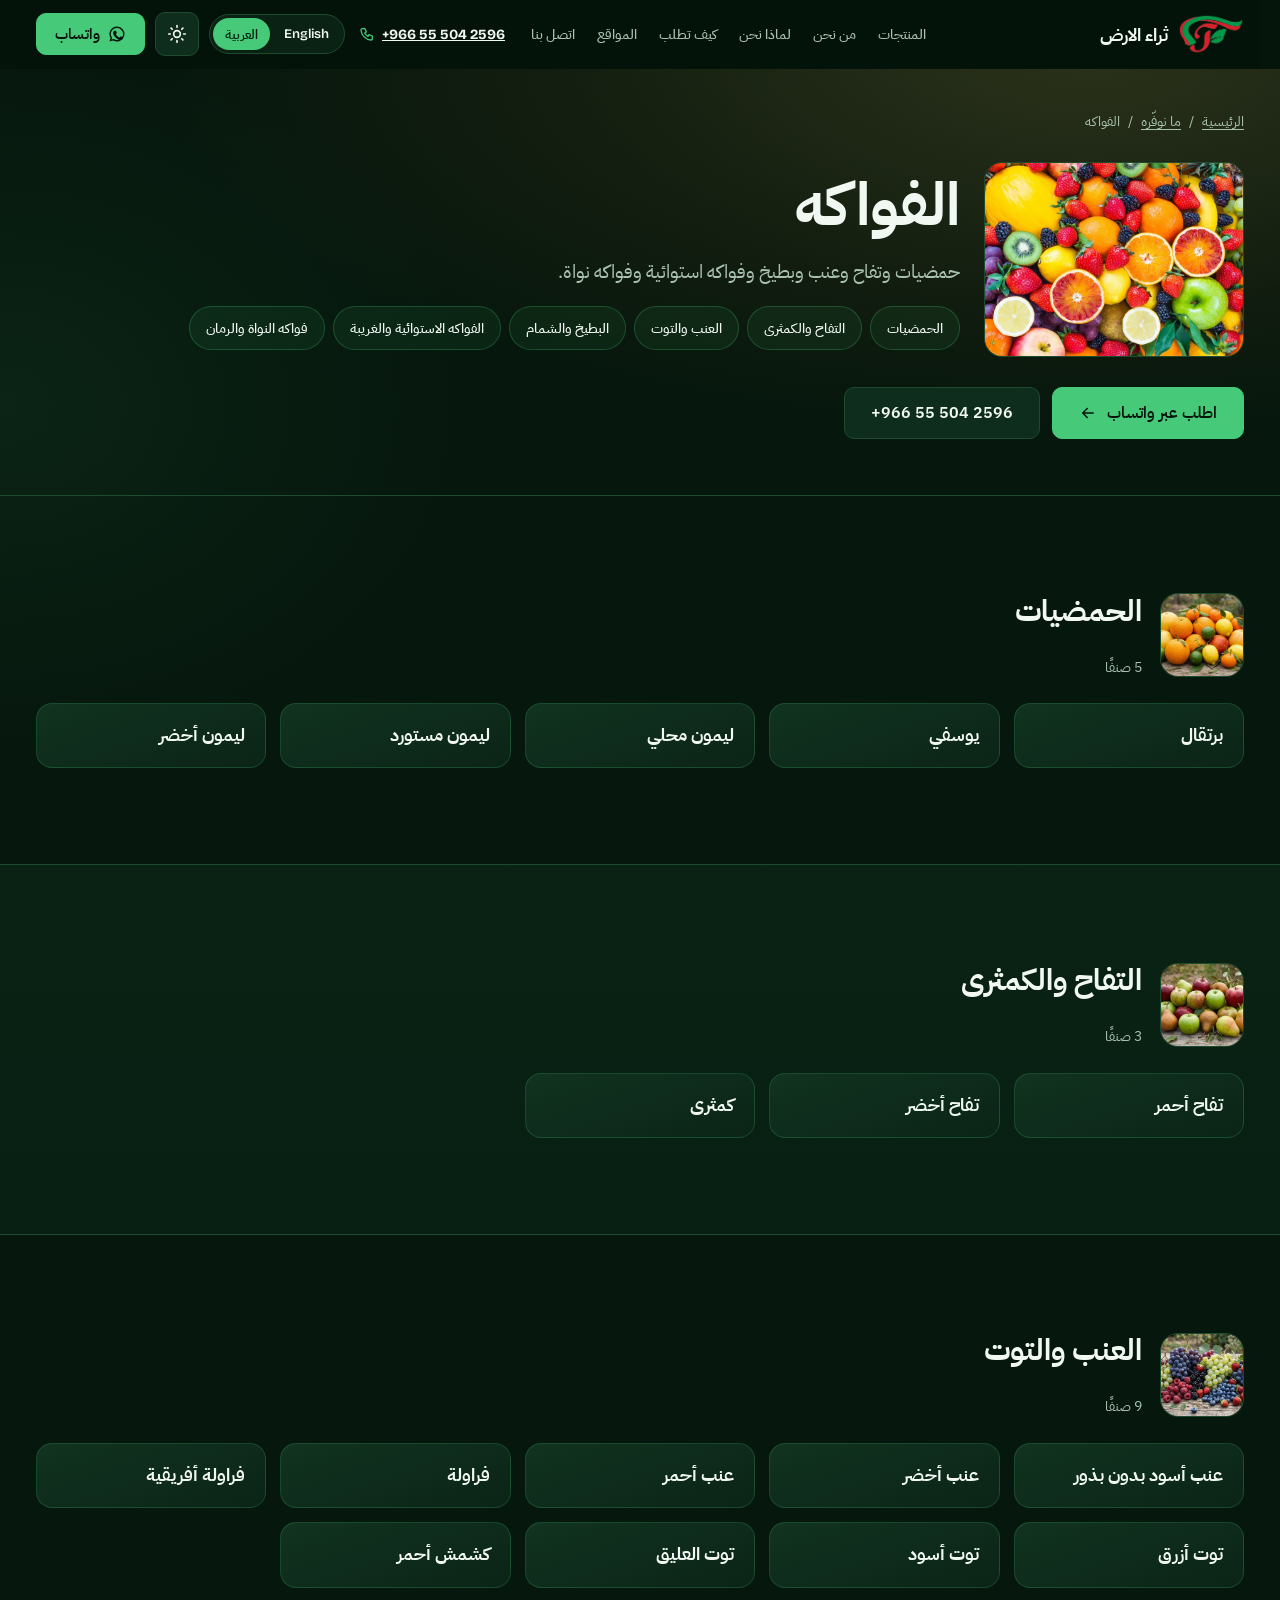
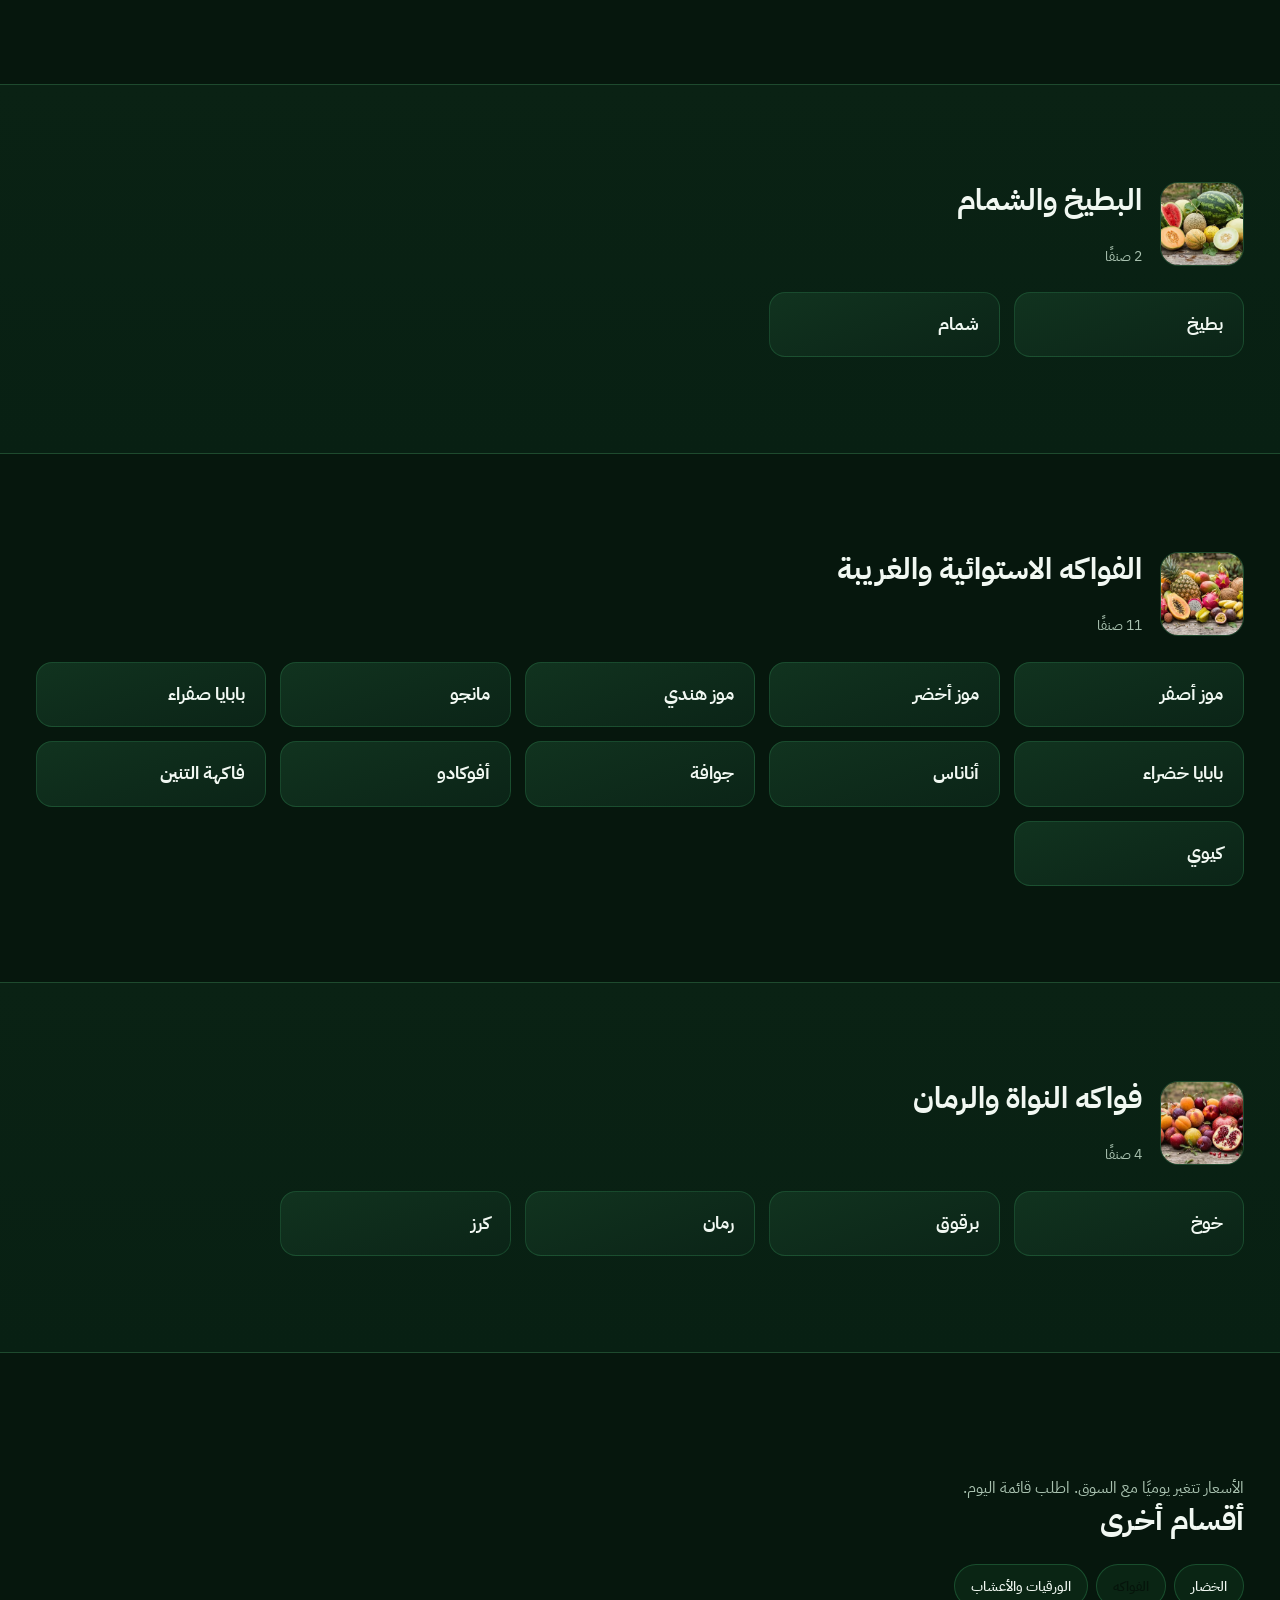
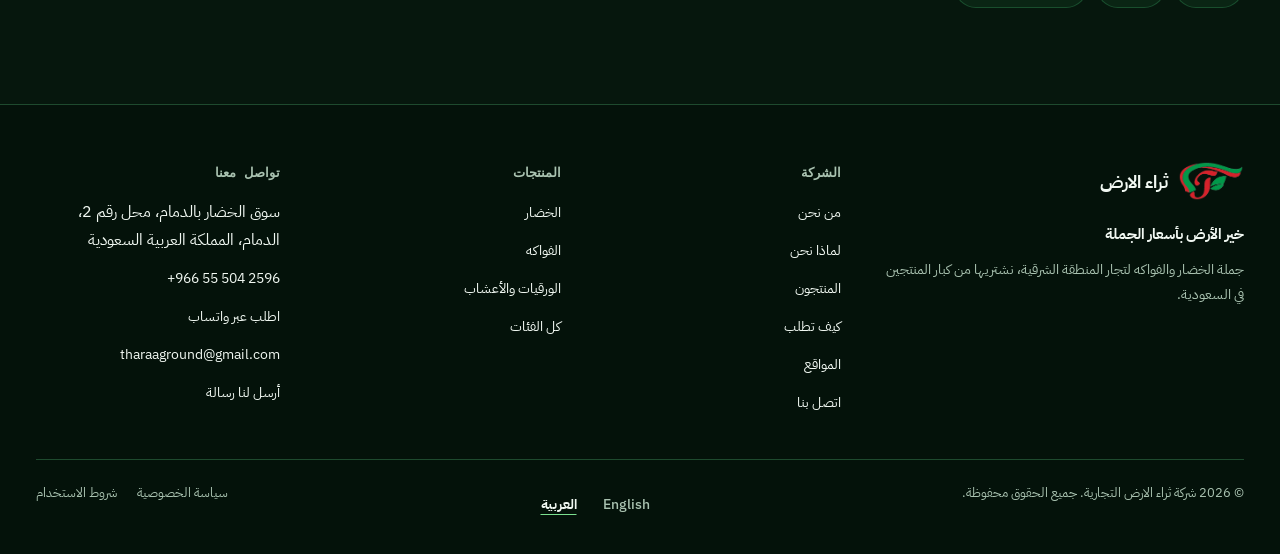
<file: ar/products/fruit.html>
<!doctype html>
<html lang="ar" dir="rtl" data-theme="dark" data-page-lang="ar">
<head>
<meta charset="utf-8">
<meta name="viewport" content="width=device-width, initial-scale=1">
<title>الفواكه | شركة ثراء الارض التجارية</title>
<meta name="description" content="حمضيات وتفاح وعنب وبطيخ وفواكه استوائية وفواكه نواة.">
<meta name="theme-color" content="#06170D">
<link rel="canonical" href="https://tharaground.netlify.app/ar/products/fruit.html">
<link rel="alternate" hreflang="en" href="https://tharaground.netlify.app/products/fruit.html">
<link rel="alternate" hreflang="ar" href="https://tharaground.netlify.app/ar/products/fruit.html">
<link rel="alternate" hreflang="x-default" href="https://tharaground.netlify.app/products/fruit.html">
<meta property="og:type" content="website">
<meta property="og:locale" content="ar_SA">
<meta property="og:title" content="الفواكه | شركة ثراء الارض التجارية">
<meta property="og:description" content="حمضيات وتفاح وعنب وبطيخ وفواكه استوائية وفواكه نواة.">
<link rel="icon" href="../../assets/img/favicon.png" type="image/png">
<link rel="preconnect" href="https://fonts.googleapis.com">
<link rel="preconnect" href="https://fonts.gstatic.com" crossorigin>
<link rel="stylesheet" href="https://fonts.googleapis.com/css2?family=Bricolage+Grotesque:wght@600;800&family=IBM+Plex+Mono:wght@500;600&family=IBM+Plex+Sans+Arabic:wght@400;500;600;700&family=IBM+Plex+Sans:wght@400;500;600&display=swap">
<link rel="stylesheet" href="../../assets/css/styles.css">
<script>(function(){var d=document.documentElement;d.classList.add('js');var s=function(k){try{return localStorage.getItem(k)}catch(e){return null}};d.setAttribute('data-theme',s('theme')==='light'?'light':'dark');var l=d.getAttribute('data-page-lang');if(!l){l=s('lang');if(l!=='ar'&&l!=='en'){var n=(navigator.language||'en').toLowerCase();l=n.indexOf('ar')===0?'ar':'en'}}d.lang=l;d.dir=l==='ar'?'rtl':'ltr';if(l!=='en')d.classList.add('relang');setTimeout(function(){d.classList.add('reveal-all')},4000)})();</script>

<noscript><style>.relang #app{visibility:visible}.js .reveal{opacity:1;transform:none}</style></noscript>
</head>
<body data-page="division" data-slug="fruit" data-base="../../" data-alt="../../products/fruit.html">
<div id="app"><a class="skip" href="#main">انتقل إلى المحتوى</a><header class="site-header" id="siteHeader"><div class="wrap hdr"><a class="logo" href="../../ar/index.html"><img class="logo-mark" src="../../assets/img/logo.png" alt="شعار ثراء الأرض" width="66" height="40"><span class="logo-text"><b>ثراء الارض</b><small>خير الأرض بأسعار الجملة</small></span></a><nav class="nav" id="nav" aria-label="التنقل الرئيسي"><div class="nav-dd"><a href="../../ar/index.html#supply">المنتجات</a><div class="mega" role="group" aria-label="المنتجات"><div class="mega-list"><a href="../../ar/products/veg.html"><b>الخضار</b><span>طماطم وخيار وبطاطس وبصل وفلفل والعائلة الكرنبية، بعبوات الجملة.</span></a><a href="../../ar/products/fruit.html"><b>الفواكه</b><span>حمضيات وتفاح وعنب وبطيخ وفواكه استوائية وفواكه نواة.</span></a><a href="../../ar/products/leafy.html"><b>الورقيات والأعشاب</b><span>ورقيات وأعشاب طازجة تكون جاهزة مبكرًا لتجارة اليوم.</span></a></div><div class="mega-shop"><b>محلنا</b><span>سوق الخضار بالدمام، محل رقم 2، الدمام، المملكة العربية السعودية</span><a href="https://www.google.com/maps/search/?api=1&query=Dammam+Vegetable+Market" target="_blank" rel="noopener">افتح في خرائط جوجل</a></div></div></div><a href="../../ar/index.html#about">من نحن</a><a href="../../ar/index.html#why">لماذا نحن</a><a href="../../ar/index.html#how">كيف تطلب</a><a href="../../ar/index.html#locations">المواقع</a><a href="../../ar/contact.html">اتصل بنا</a><div class="nav-extra"><a class="nav-tel" href="tel:+966555042596" dir="ltr"><svg viewBox="0 0 24 24" width="16" height="16" fill="none" stroke="currentColor" stroke-width="2" stroke-linecap="round" stroke-linejoin="round" aria-hidden="true"><path d="M5 4h4l2 5-2.5 1.5a11 11 0 0 0 5 5L15 13l5 2v4a2 2 0 0 1-2 2A16 16 0 0 1 3 6a2 2 0 0 1 2-2z"/></svg>+966 55 504 2596</a><div class="lang-sw" role="group" aria-label="اللغة"><button type="button" data-lang="en" lang="en" aria-pressed="false">English</button><button type="button" data-lang="ar" lang="ar" aria-pressed="true">العربية</button></div></div><a class="btn primary nav-portal" href="https://wa.me/966555042596?text=%D9%85%D8%B1%D8%AD%D8%A8%D9%8B%D8%A7%D8%8C%20%D8%A3%D8%AD%D8%AA%D8%A7%D8%AC%20%D8%A5%D9%84%D9%89%20%D8%B9%D8%B1%D8%B6%20%D8%B3%D8%B9%D8%B1." target="_blank" rel="noopener">اطلب عبر واتساب</a></nav><div class="hdr-actions"><a class="hdr-phone" href="tel:+966555042596" dir="ltr"><svg viewBox="0 0 24 24" width="16" height="16" fill="none" stroke="currentColor" stroke-width="2" stroke-linecap="round" stroke-linejoin="round" aria-hidden="true"><path d="M5 4h4l2 5-2.5 1.5a11 11 0 0 0 5 5L15 13l5 2v4a2 2 0 0 1-2 2A16 16 0 0 1 3 6a2 2 0 0 1 2-2z"/></svg>+966 55 504 2596</a><div class="lang-sw" role="group" aria-label="اللغة"><button type="button" data-lang="en" lang="en" aria-pressed="false">English</button><button type="button" data-lang="ar" lang="ar" aria-pressed="true">العربية</button></div><button type="button" class="icon-btn theme-btn" id="themeBtn" aria-label="التبديل بين الوضع الداكن والفاتح"><svg viewBox="0 0 24 24" width="20" height="20" fill="none" stroke="currentColor" stroke-width="2" stroke-linecap="round" aria-hidden="true"><circle cx="12" cy="12" r="4"/><path d="M12 2v2M12 20v2M4.9 4.9l1.4 1.4M17.7 17.7l1.4 1.4M2 12h2M20 12h2M4.9 19.1l1.4-1.4M17.7 6.3l1.4-1.4"/></svg><svg viewBox="0 0 24 24" width="20" height="20" fill="none" stroke="currentColor" stroke-width="2" stroke-linecap="round" stroke-linejoin="round" aria-hidden="true"><path d="M21 12.8A9 9 0 1 1 11.2 3a7 7 0 0 0 9.8 9.8z"/></svg></button><a class="btn primary hdr-portal" href="https://wa.me/966555042596?text=%D9%85%D8%B1%D8%AD%D8%A8%D9%8B%D8%A7%D8%8C%20%D8%A3%D8%AD%D8%AA%D8%A7%D8%AC%20%D8%A5%D9%84%D9%89%20%D8%B9%D8%B1%D8%B6%20%D8%B3%D8%B9%D8%B1." target="_blank" rel="noopener"><svg viewBox="0 0 24 24" width="18" height="18" fill="currentColor" aria-hidden="true"><path d="M12 2a10 10 0 0 0-8.6 15.1L2 22l5-1.3A10 10 0 1 0 12 2zm0 2a8 8 0 1 1-4.2 14.8l-.4-.2-2.6.7.7-2.5-.3-.4A8 8 0 0 1 12 4zm-3 3.5c-.3 0-.7.1-1 .5-.4.5-1.1 1.2-1.1 2.8s1.2 3.2 1.3 3.4c.2.2 2.3 3.6 5.6 4.9 2.8 1.1 3.3.9 3.9.8.6 0 2-.8 2.2-1.6.3-.8.3-1.5.2-1.6-.1-.2-.3-.3-.7-.5l-2-1c-.3-.1-.5-.2-.7.2l-.9 1.1c-.2.2-.3.2-.7.1-.3-.2-1.4-.5-2.6-1.6-1-.9-1.6-2-1.8-2.3-.2-.3 0-.5.1-.7l.5-.6c.1-.2.2-.3.3-.5.1-.2 0-.4 0-.6l-.9-2.2c-.2-.5-.5-.5-.7-.5z"/></svg>واتساب</a><button type="button" class="icon-btn menu-btn" id="menuBtn" aria-expanded="false" aria-controls="nav" aria-label="فتح القائمة"><svg viewBox="0 0 24 24" width="22" height="22" fill="none" stroke="currentColor" stroke-width="2" stroke-linecap="round" aria-hidden="true"><path d="M4 7h16M4 12h16M4 17h16"/></svg><svg viewBox="0 0 24 24" width="22" height="22" fill="none" stroke="currentColor" stroke-width="2" stroke-linecap="round" aria-hidden="true"><path d="M6 6l12 12M18 6L6 18"/></svg></button></div></div></header><main id="main"><section class="page-hero" style="--h:30"><div class="wrap"><nav class="crumbs" aria-label="Breadcrumb"><a href="../../ar/index.html">الرئيسية</a><span aria-hidden="true">/</span><a href="../../ar/index.html#supply">ما نوفّره</a><span aria-hidden="true">/</span><span aria-current="page">الفواكه</span></nav><div class="ph"><div class="ph-img"><img src="../../assets/img/fruits.webp" data-fallback="../../assets/img/cat/citrus.svg" alt="جملة الفواكه الطازجة في ثراء الأرض بالدمام" width="800" height="600" decoding="async"></div><div><h1>الفواكه</h1><p class="lead">حمضيات وتفاح وعنب وبطيخ وفواكه استوائية وفواكه نواة.</p><div class="chips jump"><a class="chip" href="#citrus">الحمضيات</a><a class="chip" href="#apples-pears">التفاح والكمثرى</a><a class="chip" href="#grapes-berries">العنب والتوت</a><a class="chip" href="#melons">البطيخ والشمام</a><a class="chip" href="#tropical-fruit">الفواكه الاستوائية والغريبة</a><a class="chip" href="#stone-fruit-pomegranate">فواكه النواة والرمان</a></div></div></div><div class="cta"><a class="btn primary lg" href="https://wa.me/966555042596?text=%D9%85%D8%B1%D8%AD%D8%A8%D9%8B%D8%A7%D8%8C%20%D8%A3%D8%AD%D8%AA%D8%A7%D8%AC%20%D8%A5%D9%84%D9%89%20%D8%B9%D8%B1%D8%B6%20%D8%B3%D8%B9%D8%B1%20%D9%84%D9%80%20%D8%A7%D9%84%D9%81%D9%88%D8%A7%D9%83%D9%87." target="_blank" rel="noopener">اطلب عبر واتساب<svg class="arr" viewBox="0 0 24 24" width="18" height="18" fill="none" stroke="currentColor" stroke-width="2" stroke-linecap="round" stroke-linejoin="round" aria-hidden="true"><path d="M5 12h14M13 6l6 6-6 6"/></svg></a><a class="btn lg" href="tel:+966555042596" dir="ltr">+966 55 504 2596</a></div></div></section><section class="sec cat-sec" id="citrus" aria-labelledby="h-citrus"><div class="wrap"><div class="cat-head"><span class="cat-thumb"><img src="../../assets/img/citrus.webp" data-fallback="../../assets/img/cat/citrus.svg" alt="الحمضيات طازجة من ثراء الأرض بالدمام" width="800" height="600" loading="lazy" decoding="async"></span><div><h2 class="title sm" id="h-citrus">الحمضيات</h2><p class="muted">5 صنفًا</p></div></div><ul class="items" role="list"><li class="card item reveal" style="--i:0"><span class="item-name">برتقال</span></li><li class="card item reveal" style="--i:1"><span class="item-name">يوسفي</span></li><li class="card item reveal" style="--i:2"><span class="item-name">ليمون محلي</span></li><li class="card item reveal" style="--i:3"><span class="item-name">ليمون مستورد</span></li><li class="card item reveal" style="--i:0"><span class="item-name">ليمون أخضر</span></li></ul></div></section><section class="sec cat-sec alt" id="apples-pears" aria-labelledby="h-apples-pears"><div class="wrap"><div class="cat-head"><span class="cat-thumb"><img src="../../assets/img/apples-pears.webp" data-fallback="../../assets/img/cat/apples-pears.svg" alt="التفاح والكمثرى طازجة من ثراء الأرض بالدمام" width="800" height="600" loading="lazy" decoding="async"></span><div><h2 class="title sm" id="h-apples-pears">التفاح والكمثرى</h2><p class="muted">3 صنفًا</p></div></div><ul class="items" role="list"><li class="card item reveal" style="--i:0"><span class="item-name">تفاح أحمر</span></li><li class="card item reveal" style="--i:1"><span class="item-name">تفاح أخضر</span></li><li class="card item reveal" style="--i:2"><span class="item-name">كمثرى</span></li></ul></div></section><section class="sec cat-sec" id="grapes-berries" aria-labelledby="h-grapes-berries"><div class="wrap"><div class="cat-head"><span class="cat-thumb"><img src="../../assets/img/grapes-berries.webp" data-fallback="../../assets/img/cat/grapes-berries.svg" alt="العنب والتوت طازجة من ثراء الأرض بالدمام" width="800" height="600" loading="lazy" decoding="async"></span><div><h2 class="title sm" id="h-grapes-berries">العنب والتوت</h2><p class="muted">9 صنفًا</p></div></div><ul class="items" role="list"><li class="card item reveal" style="--i:0"><span class="item-name">عنب أسود بدون بذور</span></li><li class="card item reveal" style="--i:1"><span class="item-name">عنب أخضر</span></li><li class="card item reveal" style="--i:2"><span class="item-name">عنب أحمر</span></li><li class="card item reveal" style="--i:3"><span class="item-name">فراولة</span></li><li class="card item reveal" style="--i:0"><span class="item-name">فراولة أفريقية</span></li><li class="card item reveal" style="--i:1"><span class="item-name">توت أزرق</span></li><li class="card item reveal" style="--i:2"><span class="item-name">توت أسود</span></li><li class="card item reveal" style="--i:3"><span class="item-name">توت العليق</span></li><li class="card item reveal" style="--i:0"><span class="item-name">كشمش أحمر</span></li></ul></div></section><section class="sec cat-sec alt" id="melons" aria-labelledby="h-melons"><div class="wrap"><div class="cat-head"><span class="cat-thumb"><img src="../../assets/img/melons.webp" data-fallback="../../assets/img/cat/melons.svg" alt="البطيخ والشمام طازجة من ثراء الأرض بالدمام" width="800" height="600" loading="lazy" decoding="async"></span><div><h2 class="title sm" id="h-melons">البطيخ والشمام</h2><p class="muted">2 صنفًا</p></div></div><ul class="items" role="list"><li class="card item reveal" style="--i:0"><span class="item-name">بطيخ</span></li><li class="card item reveal" style="--i:1"><span class="item-name">شمام</span></li></ul></div></section><section class="sec cat-sec" id="tropical-fruit" aria-labelledby="h-tropical-fruit"><div class="wrap"><div class="cat-head"><span class="cat-thumb"><img src="../../assets/img/tropical-fruit.webp" data-fallback="../../assets/img/cat/tropical-fruit.svg" alt="الفواكه الاستوائية والغريبة طازجة من ثراء الأرض بالدمام" width="800" height="600" loading="lazy" decoding="async"></span><div><h2 class="title sm" id="h-tropical-fruit">الفواكه الاستوائية والغريبة</h2><p class="muted">11 صنفًا</p></div></div><ul class="items" role="list"><li class="card item reveal" style="--i:0"><span class="item-name">موز أصفر</span></li><li class="card item reveal" style="--i:1"><span class="item-name">موز أخضر</span></li><li class="card item reveal" style="--i:2"><span class="item-name">موز هندي</span></li><li class="card item reveal" style="--i:3"><span class="item-name">مانجو</span></li><li class="card item reveal" style="--i:0"><span class="item-name">بابايا صفراء</span></li><li class="card item reveal" style="--i:1"><span class="item-name">بابايا خضراء</span></li><li class="card item reveal" style="--i:2"><span class="item-name">أناناس</span></li><li class="card item reveal" style="--i:3"><span class="item-name">جوافة</span></li><li class="card item reveal" style="--i:0"><span class="item-name">أفوكادو</span></li><li class="card item reveal" style="--i:1"><span class="item-name">فاكهة التنين</span></li><li class="card item reveal" style="--i:2"><span class="item-name">كيوي</span></li></ul></div></section><section class="sec cat-sec alt" id="stone-fruit-pomegranate" aria-labelledby="h-stone-fruit-pomegranate"><div class="wrap"><div class="cat-head"><span class="cat-thumb"><img src="../../assets/img/stone-fruit-pomegranate.webp" data-fallback="../../assets/img/cat/stone-fruit-pomegranate.svg" alt="فواكه النواة والرمان طازجة من ثراء الأرض بالدمام" width="800" height="600" loading="lazy" decoding="async"></span><div><h2 class="title sm" id="h-stone-fruit-pomegranate">فواكه النواة والرمان</h2><p class="muted">4 صنفًا</p></div></div><ul class="items" role="list"><li class="card item reveal" style="--i:0"><span class="item-name">خوخ</span></li><li class="card item reveal" style="--i:1"><span class="item-name">برقوق</span></li><li class="card item reveal" style="--i:2"><span class="item-name">رمان</span></li><li class="card item reveal" style="--i:3"><span class="item-name">كرز</span></li></ul></div></section><section class="sec" aria-labelledby="othersT"><div class="wrap"><p class="note">الأسعار تتغير يوميًا مع السوق. اطلب قائمة اليوم.</p><h2 class="title sm" id="othersT">أقسام أخرى</h2><div class="chips"><a class="chip" href="../../ar/products/veg.html">الخضار</a><a class="chip current" href="../../ar/products/fruit.html" aria-current="page">الفواكه</a><a class="chip" href="../../ar/products/leafy.html">الورقيات والأعشاب</a></div></div></section></main><footer class="site-footer"><div class="wrap"><div class="foot-grid"><div class="foot-brand"><a class="logo" href="../../ar/index.html"><img class="logo-mark" src="../../assets/img/logo.png" alt="شعار ثراء الأرض" width="66" height="40" loading="lazy"><span class="logo-text"><b>ثراء الارض</b></span></a><p class="foot-tag">خير الأرض بأسعار الجملة</p><p>جملة الخضار والفواكه لتجار المنطقة الشرقية، نشتريها من كبار المنتجين في السعودية.</p></div><div><h2 class="foot-h">الشركة</h2><ul><li><a href="../../ar/index.html#about">من نحن</a></li><li><a href="../../ar/index.html#why">لماذا نحن</a></li><li><a href="../../ar/index.html#brands">المنتجون</a></li><li><a href="../../ar/index.html#how">كيف تطلب</a></li><li><a href="../../ar/index.html#locations">المواقع</a></li><li><a href="../../ar/contact.html">اتصل بنا</a></li></ul></div><div><h2 class="foot-h">المنتجات</h2><ul><li><a href="../../ar/products/veg.html">الخضار</a></li><li><a href="../../ar/products/fruit.html">الفواكه</a></li><li><a href="../../ar/products/leafy.html">الورقيات والأعشاب</a></li><li><a href="../../ar/index.html#supply">كل الفئات</a></li></ul></div><div><h2 class="foot-h">تواصل معنا</h2><ul class="foot-contact"><li>سوق الخضار بالدمام، محل رقم 2، الدمام، المملكة العربية السعودية</li><li><a href="tel:+966555042596" dir="ltr">+966 55 504 2596</a></li><li><a href="https://wa.me/966555042596?text=%D9%85%D8%B1%D8%AD%D8%A8%D9%8B%D8%A7%D8%8C%20%D8%A3%D8%AD%D8%AA%D8%A7%D8%AC%20%D8%A5%D9%84%D9%89%20%D8%B9%D8%B1%D8%B6%20%D8%B3%D8%B9%D8%B1." target="_blank" rel="noopener">اطلب عبر واتساب</a></li><li><a href="mailto:tharaaground@gmail.com">tharaaground@gmail.com</a></li><li><a href="../../ar/contact.html">أرسل لنا رسالة</a></li></ul></div></div><div class="foot-bottom"><p>© 2026 شركة ثراء الارض التجارية. جميع الحقوق محفوظة.</p><div class="foot-lang" role="group" aria-label="اللغة"><button type="button" data-lang="en" lang="en" aria-pressed="false">English</button><button type="button" data-lang="ar" lang="ar" aria-pressed="true">العربية</button></div><p class="foot-legal"><a href="../../ar/privacy.html">سياسة الخصوصية</a><a href="../../ar/terms.html">شروط الاستخدام</a></p></div></div></footer></div>
<script src="../../assets/js/data.js" defer></script>
<script src="../../assets/js/i18n.js" defer></script>
<script src="../../assets/js/render.js" defer></script>
<script src="../../assets/js/main.js" defer></script>
</body>
</html>
</file>
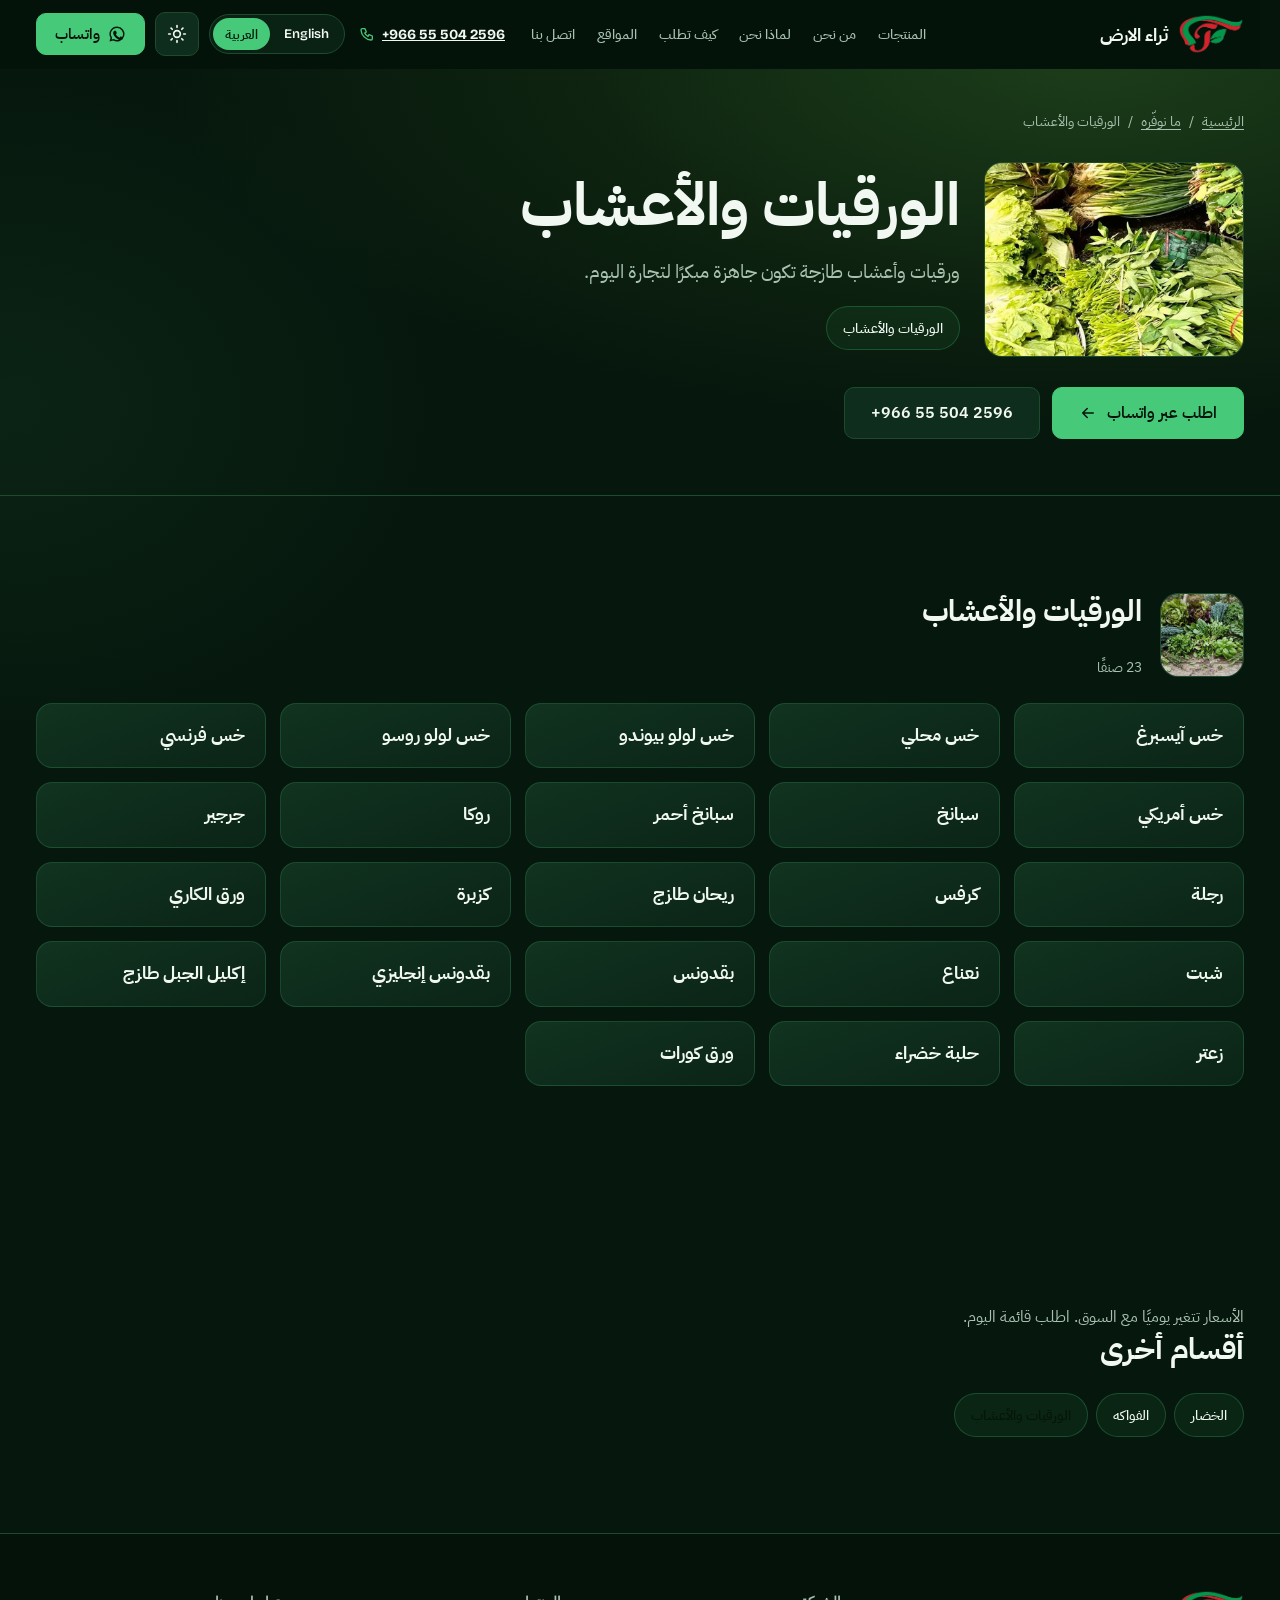
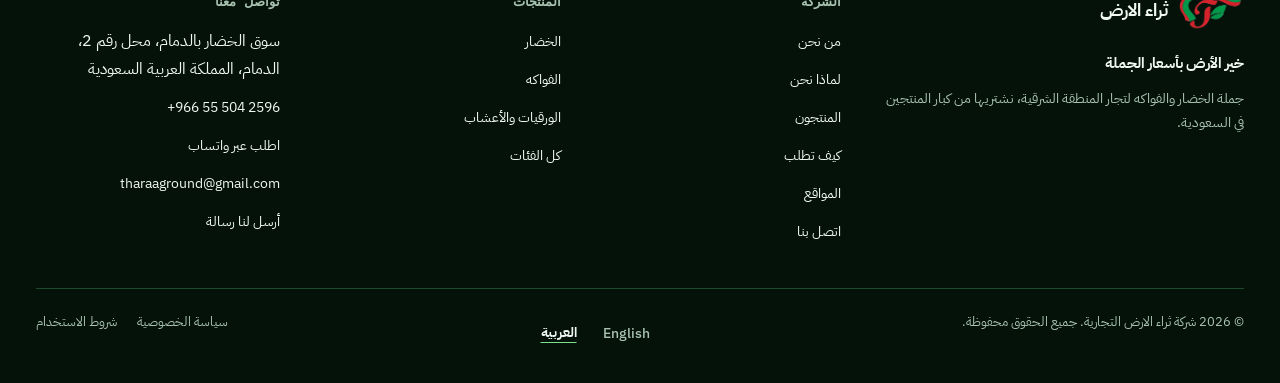
<file: ar/products/leafy.html>
<!doctype html>
<html lang="ar" dir="rtl" data-theme="dark" data-page-lang="ar">
<head>
<meta charset="utf-8">
<meta name="viewport" content="width=device-width, initial-scale=1">
<title>الورقيات والأعشاب | شركة ثراء الارض التجارية</title>
<meta name="description" content="ورقيات وأعشاب طازجة تكون جاهزة مبكرًا لتجارة اليوم.">
<meta name="theme-color" content="#06170D">
<link rel="canonical" href="https://tharaground.netlify.app/ar/products/leafy.html">
<link rel="alternate" hreflang="en" href="https://tharaground.netlify.app/products/leafy.html">
<link rel="alternate" hreflang="ar" href="https://tharaground.netlify.app/ar/products/leafy.html">
<link rel="alternate" hreflang="x-default" href="https://tharaground.netlify.app/products/leafy.html">
<meta property="og:type" content="website">
<meta property="og:locale" content="ar_SA">
<meta property="og:title" content="الورقيات والأعشاب | شركة ثراء الارض التجارية">
<meta property="og:description" content="ورقيات وأعشاب طازجة تكون جاهزة مبكرًا لتجارة اليوم.">
<link rel="icon" href="../../assets/img/favicon.png" type="image/png">
<link rel="preconnect" href="https://fonts.googleapis.com">
<link rel="preconnect" href="https://fonts.gstatic.com" crossorigin>
<link rel="stylesheet" href="https://fonts.googleapis.com/css2?family=Bricolage+Grotesque:wght@600;800&family=IBM+Plex+Mono:wght@500;600&family=IBM+Plex+Sans+Arabic:wght@400;500;600;700&family=IBM+Plex+Sans:wght@400;500;600&display=swap">
<link rel="stylesheet" href="../../assets/css/styles.css">
<script>(function(){var d=document.documentElement;d.classList.add('js');var s=function(k){try{return localStorage.getItem(k)}catch(e){return null}};d.setAttribute('data-theme',s('theme')==='light'?'light':'dark');var l=d.getAttribute('data-page-lang');if(!l){l=s('lang');if(l!=='ar'&&l!=='en'){var n=(navigator.language||'en').toLowerCase();l=n.indexOf('ar')===0?'ar':'en'}}d.lang=l;d.dir=l==='ar'?'rtl':'ltr';if(l!=='en')d.classList.add('relang');setTimeout(function(){d.classList.add('reveal-all')},4000)})();</script>

<noscript><style>.relang #app{visibility:visible}.js .reveal{opacity:1;transform:none}</style></noscript>
</head>
<body data-page="division" data-slug="leafy" data-base="../../" data-alt="../../products/leafy.html">
<div id="app"><a class="skip" href="#main">انتقل إلى المحتوى</a><header class="site-header" id="siteHeader"><div class="wrap hdr"><a class="logo" href="../../ar/index.html"><img class="logo-mark" src="../../assets/img/logo.png" alt="شعار ثراء الأرض" width="66" height="40"><span class="logo-text"><b>ثراء الارض</b><small>خير الأرض بأسعار الجملة</small></span></a><nav class="nav" id="nav" aria-label="التنقل الرئيسي"><div class="nav-dd"><a href="../../ar/index.html#supply">المنتجات</a><div class="mega" role="group" aria-label="المنتجات"><div class="mega-list"><a href="../../ar/products/veg.html"><b>الخضار</b><span>طماطم وخيار وبطاطس وبصل وفلفل والعائلة الكرنبية، بعبوات الجملة.</span></a><a href="../../ar/products/fruit.html"><b>الفواكه</b><span>حمضيات وتفاح وعنب وبطيخ وفواكه استوائية وفواكه نواة.</span></a><a href="../../ar/products/leafy.html"><b>الورقيات والأعشاب</b><span>ورقيات وأعشاب طازجة تكون جاهزة مبكرًا لتجارة اليوم.</span></a></div><div class="mega-shop"><b>محلنا</b><span>سوق الخضار بالدمام، محل رقم 2، الدمام، المملكة العربية السعودية</span><a href="https://www.google.com/maps/search/?api=1&query=Dammam+Vegetable+Market" target="_blank" rel="noopener">افتح في خرائط جوجل</a></div></div></div><a href="../../ar/index.html#about">من نحن</a><a href="../../ar/index.html#why">لماذا نحن</a><a href="../../ar/index.html#how">كيف تطلب</a><a href="../../ar/index.html#locations">المواقع</a><a href="../../ar/contact.html">اتصل بنا</a><div class="nav-extra"><a class="nav-tel" href="tel:+966555042596" dir="ltr"><svg viewBox="0 0 24 24" width="16" height="16" fill="none" stroke="currentColor" stroke-width="2" stroke-linecap="round" stroke-linejoin="round" aria-hidden="true"><path d="M5 4h4l2 5-2.5 1.5a11 11 0 0 0 5 5L15 13l5 2v4a2 2 0 0 1-2 2A16 16 0 0 1 3 6a2 2 0 0 1 2-2z"/></svg>+966 55 504 2596</a><div class="lang-sw" role="group" aria-label="اللغة"><button type="button" data-lang="en" lang="en" aria-pressed="false">English</button><button type="button" data-lang="ar" lang="ar" aria-pressed="true">العربية</button></div></div><a class="btn primary nav-portal" href="https://wa.me/966555042596?text=%D9%85%D8%B1%D8%AD%D8%A8%D9%8B%D8%A7%D8%8C%20%D8%A3%D8%AD%D8%AA%D8%A7%D8%AC%20%D8%A5%D9%84%D9%89%20%D8%B9%D8%B1%D8%B6%20%D8%B3%D8%B9%D8%B1." target="_blank" rel="noopener">اطلب عبر واتساب</a></nav><div class="hdr-actions"><a class="hdr-phone" href="tel:+966555042596" dir="ltr"><svg viewBox="0 0 24 24" width="16" height="16" fill="none" stroke="currentColor" stroke-width="2" stroke-linecap="round" stroke-linejoin="round" aria-hidden="true"><path d="M5 4h4l2 5-2.5 1.5a11 11 0 0 0 5 5L15 13l5 2v4a2 2 0 0 1-2 2A16 16 0 0 1 3 6a2 2 0 0 1 2-2z"/></svg>+966 55 504 2596</a><div class="lang-sw" role="group" aria-label="اللغة"><button type="button" data-lang="en" lang="en" aria-pressed="false">English</button><button type="button" data-lang="ar" lang="ar" aria-pressed="true">العربية</button></div><button type="button" class="icon-btn theme-btn" id="themeBtn" aria-label="التبديل بين الوضع الداكن والفاتح"><svg viewBox="0 0 24 24" width="20" height="20" fill="none" stroke="currentColor" stroke-width="2" stroke-linecap="round" aria-hidden="true"><circle cx="12" cy="12" r="4"/><path d="M12 2v2M12 20v2M4.9 4.9l1.4 1.4M17.7 17.7l1.4 1.4M2 12h2M20 12h2M4.9 19.1l1.4-1.4M17.7 6.3l1.4-1.4"/></svg><svg viewBox="0 0 24 24" width="20" height="20" fill="none" stroke="currentColor" stroke-width="2" stroke-linecap="round" stroke-linejoin="round" aria-hidden="true"><path d="M21 12.8A9 9 0 1 1 11.2 3a7 7 0 0 0 9.8 9.8z"/></svg></button><a class="btn primary hdr-portal" href="https://wa.me/966555042596?text=%D9%85%D8%B1%D8%AD%D8%A8%D9%8B%D8%A7%D8%8C%20%D8%A3%D8%AD%D8%AA%D8%A7%D8%AC%20%D8%A5%D9%84%D9%89%20%D8%B9%D8%B1%D8%B6%20%D8%B3%D8%B9%D8%B1." target="_blank" rel="noopener"><svg viewBox="0 0 24 24" width="18" height="18" fill="currentColor" aria-hidden="true"><path d="M12 2a10 10 0 0 0-8.6 15.1L2 22l5-1.3A10 10 0 1 0 12 2zm0 2a8 8 0 1 1-4.2 14.8l-.4-.2-2.6.7.7-2.5-.3-.4A8 8 0 0 1 12 4zm-3 3.5c-.3 0-.7.1-1 .5-.4.5-1.1 1.2-1.1 2.8s1.2 3.2 1.3 3.4c.2.2 2.3 3.6 5.6 4.9 2.8 1.1 3.3.9 3.9.8.6 0 2-.8 2.2-1.6.3-.8.3-1.5.2-1.6-.1-.2-.3-.3-.7-.5l-2-1c-.3-.1-.5-.2-.7.2l-.9 1.1c-.2.2-.3.2-.7.1-.3-.2-1.4-.5-2.6-1.6-1-.9-1.6-2-1.8-2.3-.2-.3 0-.5.1-.7l.5-.6c.1-.2.2-.3.3-.5.1-.2 0-.4 0-.6l-.9-2.2c-.2-.5-.5-.5-.7-.5z"/></svg>واتساب</a><button type="button" class="icon-btn menu-btn" id="menuBtn" aria-expanded="false" aria-controls="nav" aria-label="فتح القائمة"><svg viewBox="0 0 24 24" width="22" height="22" fill="none" stroke="currentColor" stroke-width="2" stroke-linecap="round" aria-hidden="true"><path d="M4 7h16M4 12h16M4 17h16"/></svg><svg viewBox="0 0 24 24" width="22" height="22" fill="none" stroke="currentColor" stroke-width="2" stroke-linecap="round" aria-hidden="true"><path d="M6 6l12 12M18 6L6 18"/></svg></button></div></div></header><main id="main"><section class="page-hero" style="--h:95"><div class="wrap"><nav class="crumbs" aria-label="Breadcrumb"><a href="../../ar/index.html">الرئيسية</a><span aria-hidden="true">/</span><a href="../../ar/index.html#supply">ما نوفّره</a><span aria-hidden="true">/</span><span aria-current="page">الورقيات والأعشاب</span></nav><div class="ph"><div class="ph-img"><img src="../../assets/img/leafy.webp" data-fallback="../../assets/img/cat/leafy-herbs.svg" alt="الورقيات والأعشاب الطازجة في ثراء الأرض بالدمام" width="800" height="600" decoding="async"></div><div><h1>الورقيات والأعشاب</h1><p class="lead">ورقيات وأعشاب طازجة تكون جاهزة مبكرًا لتجارة اليوم.</p><div class="chips jump"><a class="chip" href="#leafy-herbs">الورقيات والأعشاب</a></div></div></div><div class="cta"><a class="btn primary lg" href="https://wa.me/966555042596?text=%D9%85%D8%B1%D8%AD%D8%A8%D9%8B%D8%A7%D8%8C%20%D8%A3%D8%AD%D8%AA%D8%A7%D8%AC%20%D8%A5%D9%84%D9%89%20%D8%B9%D8%B1%D8%B6%20%D8%B3%D8%B9%D8%B1%20%D9%84%D9%80%20%D8%A7%D9%84%D9%88%D8%B1%D9%82%D9%8A%D8%A7%D8%AA%20%D9%88%D8%A7%D9%84%D8%A3%D8%B9%D8%B4%D8%A7%D8%A8." target="_blank" rel="noopener">اطلب عبر واتساب<svg class="arr" viewBox="0 0 24 24" width="18" height="18" fill="none" stroke="currentColor" stroke-width="2" stroke-linecap="round" stroke-linejoin="round" aria-hidden="true"><path d="M5 12h14M13 6l6 6-6 6"/></svg></a><a class="btn lg" href="tel:+966555042596" dir="ltr">+966 55 504 2596</a></div></div></section><section class="sec cat-sec" id="leafy-herbs" aria-labelledby="h-leafy-herbs"><div class="wrap"><div class="cat-head"><span class="cat-thumb"><img src="../../assets/img/leafy-herbs.webp" data-fallback="../../assets/img/cat/leafy-herbs.svg" alt="الورقيات والأعشاب طازجة من ثراء الأرض بالدمام" width="800" height="600" loading="lazy" decoding="async"></span><div><h2 class="title sm" id="h-leafy-herbs">الورقيات والأعشاب</h2><p class="muted">23 صنفًا</p></div></div><ul class="items" role="list"><li class="card item reveal" style="--i:0"><span class="item-name">خس آيسبرغ</span></li><li class="card item reveal" style="--i:1"><span class="item-name">خس محلي</span></li><li class="card item reveal" style="--i:2"><span class="item-name">خس لولو بيوندو</span></li><li class="card item reveal" style="--i:3"><span class="item-name">خس لولو روسو</span></li><li class="card item reveal" style="--i:0"><span class="item-name">خس فرنسي</span></li><li class="card item reveal" style="--i:1"><span class="item-name">خس أمريكي</span></li><li class="card item reveal" style="--i:2"><span class="item-name">سبانخ</span></li><li class="card item reveal" style="--i:3"><span class="item-name">سبانخ أحمر</span></li><li class="card item reveal" style="--i:0"><span class="item-name">روكا</span></li><li class="card item reveal" style="--i:1"><span class="item-name">جرجير</span></li><li class="card item reveal" style="--i:2"><span class="item-name">رجلة</span></li><li class="card item reveal" style="--i:3"><span class="item-name">كرفس</span></li><li class="card item reveal" style="--i:0"><span class="item-name">ريحان طازج</span></li><li class="card item reveal" style="--i:1"><span class="item-name">كزبرة</span></li><li class="card item reveal" style="--i:2"><span class="item-name">ورق الكاري</span></li><li class="card item reveal" style="--i:3"><span class="item-name">شبت</span></li><li class="card item reveal" style="--i:0"><span class="item-name">نعناع</span></li><li class="card item reveal" style="--i:1"><span class="item-name">بقدونس</span></li><li class="card item reveal" style="--i:2"><span class="item-name">بقدونس إنجليزي</span></li><li class="card item reveal" style="--i:3"><span class="item-name">إكليل الجبل طازج</span></li><li class="card item reveal" style="--i:0"><span class="item-name">زعتر</span></li><li class="card item reveal" style="--i:1"><span class="item-name">حلبة خضراء</span></li><li class="card item reveal" style="--i:2"><span class="item-name">ورق كورات</span></li></ul></div></section><section class="sec" aria-labelledby="othersT"><div class="wrap"><p class="note">الأسعار تتغير يوميًا مع السوق. اطلب قائمة اليوم.</p><h2 class="title sm" id="othersT">أقسام أخرى</h2><div class="chips"><a class="chip" href="../../ar/products/veg.html">الخضار</a><a class="chip" href="../../ar/products/fruit.html">الفواكه</a><a class="chip current" href="../../ar/products/leafy.html" aria-current="page">الورقيات والأعشاب</a></div></div></section></main><footer class="site-footer"><div class="wrap"><div class="foot-grid"><div class="foot-brand"><a class="logo" href="../../ar/index.html"><img class="logo-mark" src="../../assets/img/logo.png" alt="شعار ثراء الأرض" width="66" height="40" loading="lazy"><span class="logo-text"><b>ثراء الارض</b></span></a><p class="foot-tag">خير الأرض بأسعار الجملة</p><p>جملة الخضار والفواكه لتجار المنطقة الشرقية، نشتريها من كبار المنتجين في السعودية.</p></div><div><h2 class="foot-h">الشركة</h2><ul><li><a href="../../ar/index.html#about">من نحن</a></li><li><a href="../../ar/index.html#why">لماذا نحن</a></li><li><a href="../../ar/index.html#brands">المنتجون</a></li><li><a href="../../ar/index.html#how">كيف تطلب</a></li><li><a href="../../ar/index.html#locations">المواقع</a></li><li><a href="../../ar/contact.html">اتصل بنا</a></li></ul></div><div><h2 class="foot-h">المنتجات</h2><ul><li><a href="../../ar/products/veg.html">الخضار</a></li><li><a href="../../ar/products/fruit.html">الفواكه</a></li><li><a href="../../ar/products/leafy.html">الورقيات والأعشاب</a></li><li><a href="../../ar/index.html#supply">كل الفئات</a></li></ul></div><div><h2 class="foot-h">تواصل معنا</h2><ul class="foot-contact"><li>سوق الخضار بالدمام، محل رقم 2، الدمام، المملكة العربية السعودية</li><li><a href="tel:+966555042596" dir="ltr">+966 55 504 2596</a></li><li><a href="https://wa.me/966555042596?text=%D9%85%D8%B1%D8%AD%D8%A8%D9%8B%D8%A7%D8%8C%20%D8%A3%D8%AD%D8%AA%D8%A7%D8%AC%20%D8%A5%D9%84%D9%89%20%D8%B9%D8%B1%D8%B6%20%D8%B3%D8%B9%D8%B1." target="_blank" rel="noopener">اطلب عبر واتساب</a></li><li><a href="mailto:tharaaground@gmail.com">tharaaground@gmail.com</a></li><li><a href="../../ar/contact.html">أرسل لنا رسالة</a></li></ul></div></div><div class="foot-bottom"><p>© 2026 شركة ثراء الارض التجارية. جميع الحقوق محفوظة.</p><div class="foot-lang" role="group" aria-label="اللغة"><button type="button" data-lang="en" lang="en" aria-pressed="false">English</button><button type="button" data-lang="ar" lang="ar" aria-pressed="true">العربية</button></div><p class="foot-legal"><a href="../../ar/privacy.html">سياسة الخصوصية</a><a href="../../ar/terms.html">شروط الاستخدام</a></p></div></div></footer></div>
<script src="../../assets/js/data.js" defer></script>
<script src="../../assets/js/i18n.js" defer></script>
<script src="../../assets/js/render.js" defer></script>
<script src="../../assets/js/main.js" defer></script>
</body>
</html>
</file>
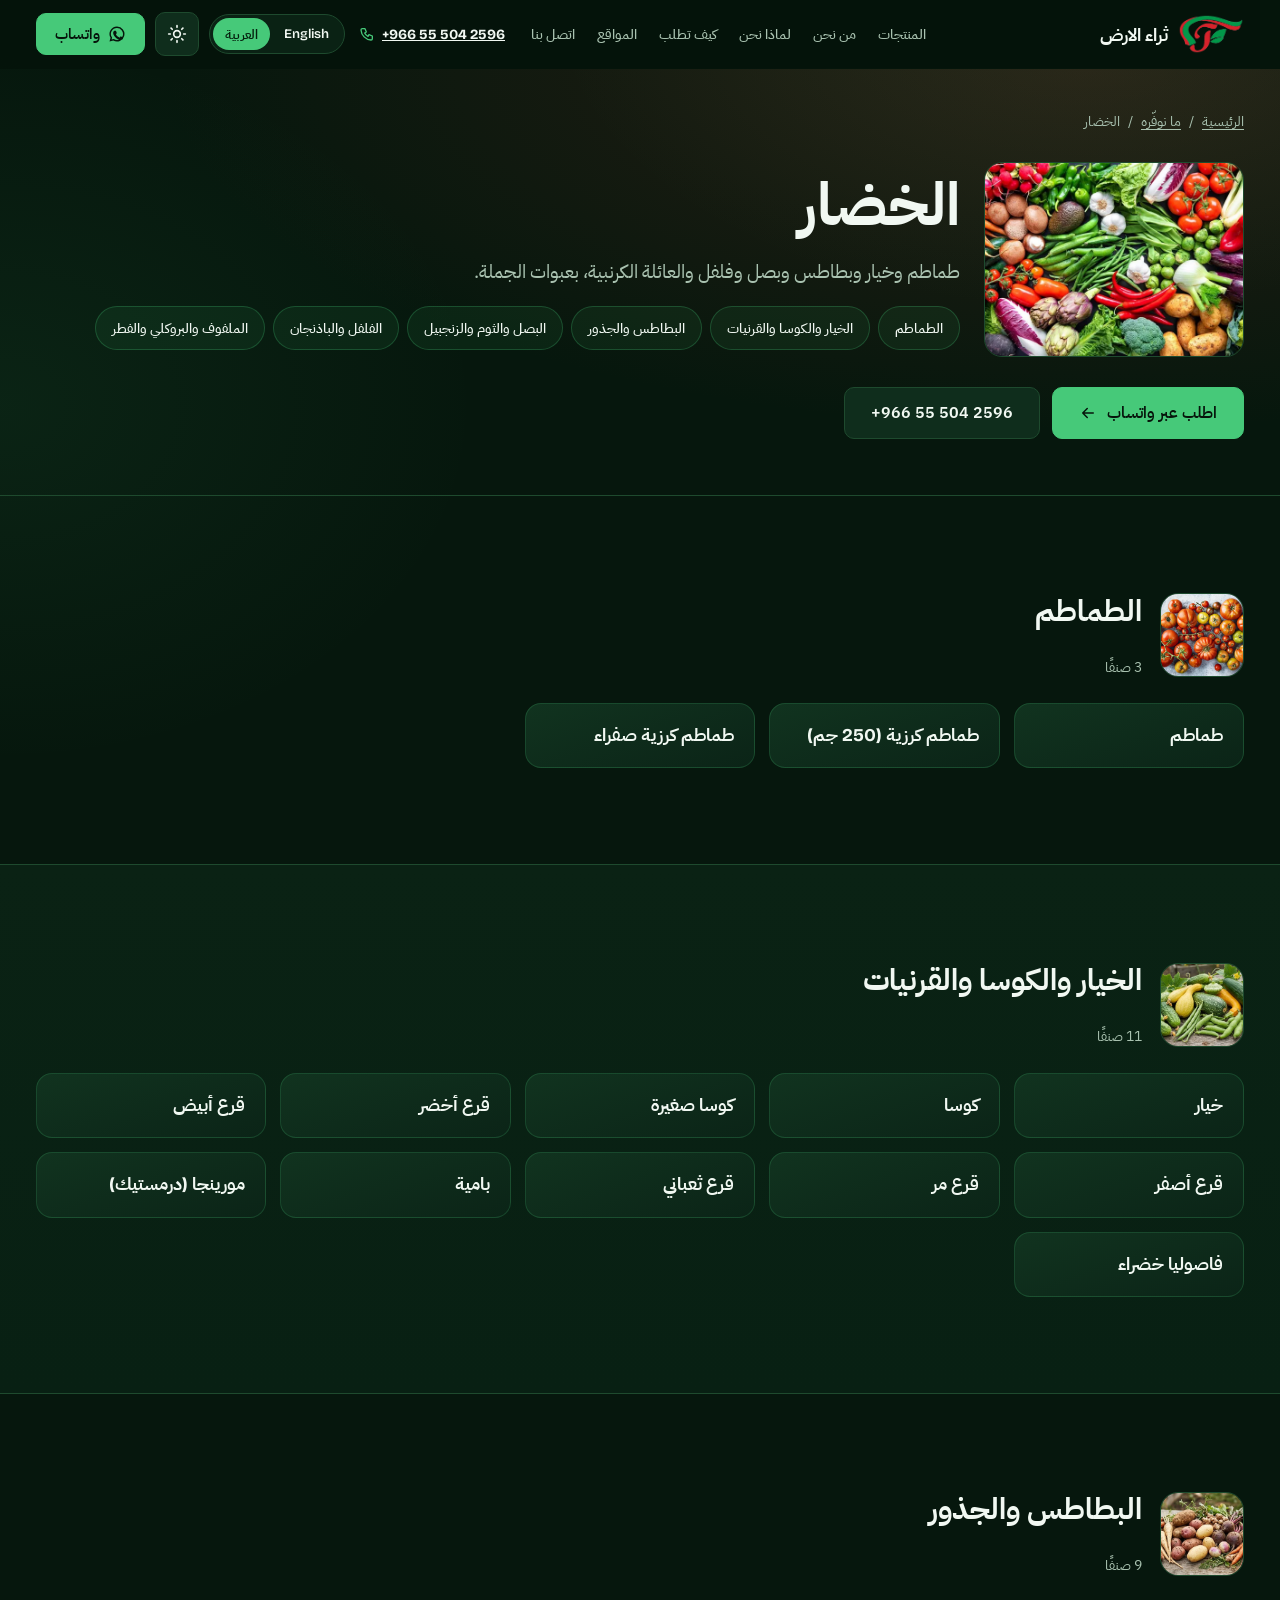
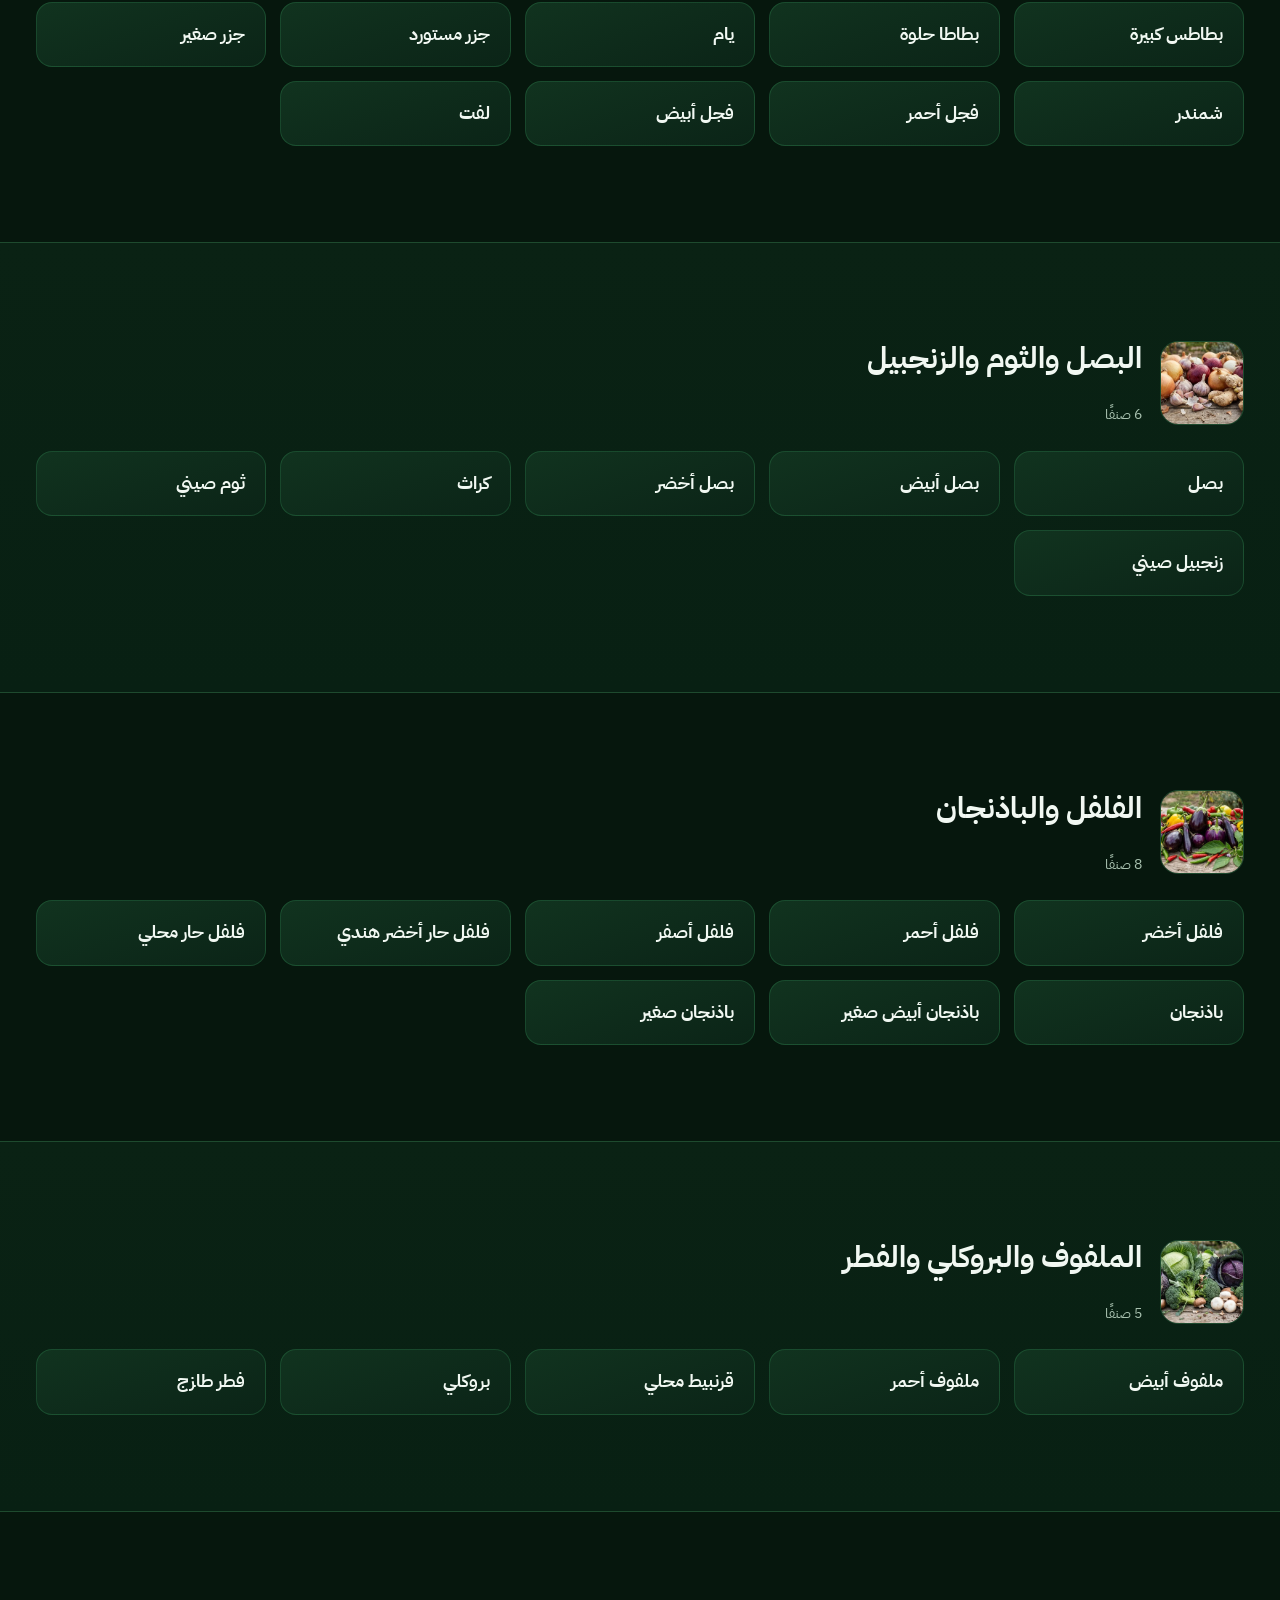
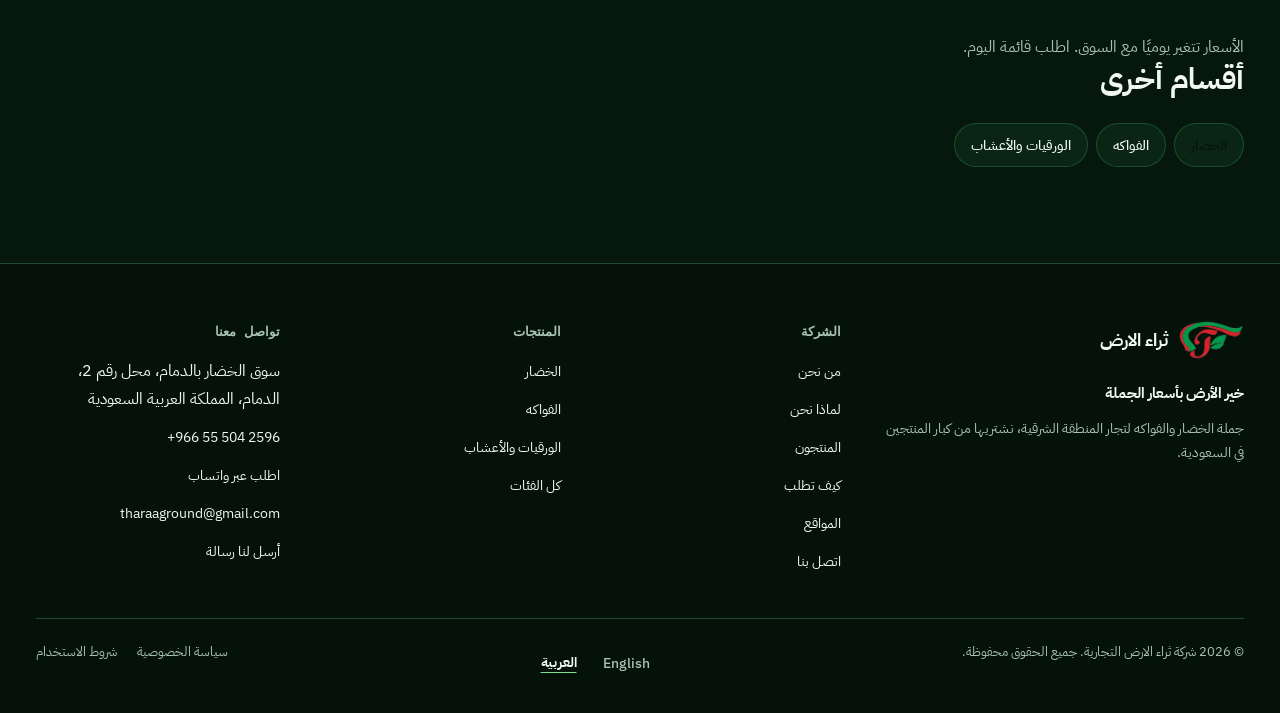
<file: ar/products/veg.html>
<!doctype html>
<html lang="ar" dir="rtl" data-theme="dark" data-page-lang="ar">
<head>
<meta charset="utf-8">
<meta name="viewport" content="width=device-width, initial-scale=1">
<title>الخضار | شركة ثراء الارض التجارية</title>
<meta name="description" content="طماطم وخيار وبطاطس وبصل وفلفل والعائلة الكرنبية، بعبوات الجملة.">
<meta name="theme-color" content="#06170D">
<link rel="canonical" href="https://tharaground.netlify.app/ar/products/veg.html">
<link rel="alternate" hreflang="en" href="https://tharaground.netlify.app/products/veg.html">
<link rel="alternate" hreflang="ar" href="https://tharaground.netlify.app/ar/products/veg.html">
<link rel="alternate" hreflang="x-default" href="https://tharaground.netlify.app/products/veg.html">
<meta property="og:type" content="website">
<meta property="og:locale" content="ar_SA">
<meta property="og:title" content="الخضار | شركة ثراء الارض التجارية">
<meta property="og:description" content="طماطم وخيار وبطاطس وبصل وفلفل والعائلة الكرنبية، بعبوات الجملة.">
<link rel="icon" href="../../assets/img/favicon.png" type="image/png">
<link rel="preconnect" href="https://fonts.googleapis.com">
<link rel="preconnect" href="https://fonts.gstatic.com" crossorigin>
<link rel="stylesheet" href="https://fonts.googleapis.com/css2?family=Bricolage+Grotesque:wght@600;800&family=IBM+Plex+Mono:wght@500;600&family=IBM+Plex+Sans+Arabic:wght@400;500;600;700&family=IBM+Plex+Sans:wght@400;500;600&display=swap">
<link rel="stylesheet" href="../../assets/css/styles.css">
<script>(function(){var d=document.documentElement;d.classList.add('js');var s=function(k){try{return localStorage.getItem(k)}catch(e){return null}};d.setAttribute('data-theme',s('theme')==='light'?'light':'dark');var l=d.getAttribute('data-page-lang');if(!l){l=s('lang');if(l!=='ar'&&l!=='en'){var n=(navigator.language||'en').toLowerCase();l=n.indexOf('ar')===0?'ar':'en'}}d.lang=l;d.dir=l==='ar'?'rtl':'ltr';if(l!=='en')d.classList.add('relang');setTimeout(function(){d.classList.add('reveal-all')},4000)})();</script>

<noscript><style>.relang #app{visibility:visible}.js .reveal{opacity:1;transform:none}</style></noscript>
</head>
<body data-page="division" data-slug="veg" data-base="../../" data-alt="../../products/veg.html">
<div id="app"><a class="skip" href="#main">انتقل إلى المحتوى</a><header class="site-header" id="siteHeader"><div class="wrap hdr"><a class="logo" href="../../ar/index.html"><img class="logo-mark" src="../../assets/img/logo.png" alt="شعار ثراء الأرض" width="66" height="40"><span class="logo-text"><b>ثراء الارض</b><small>خير الأرض بأسعار الجملة</small></span></a><nav class="nav" id="nav" aria-label="التنقل الرئيسي"><div class="nav-dd"><a href="../../ar/index.html#supply">المنتجات</a><div class="mega" role="group" aria-label="المنتجات"><div class="mega-list"><a href="../../ar/products/veg.html"><b>الخضار</b><span>طماطم وخيار وبطاطس وبصل وفلفل والعائلة الكرنبية، بعبوات الجملة.</span></a><a href="../../ar/products/fruit.html"><b>الفواكه</b><span>حمضيات وتفاح وعنب وبطيخ وفواكه استوائية وفواكه نواة.</span></a><a href="../../ar/products/leafy.html"><b>الورقيات والأعشاب</b><span>ورقيات وأعشاب طازجة تكون جاهزة مبكرًا لتجارة اليوم.</span></a></div><div class="mega-shop"><b>محلنا</b><span>سوق الخضار بالدمام، محل رقم 2، الدمام، المملكة العربية السعودية</span><a href="https://www.google.com/maps/search/?api=1&query=Dammam+Vegetable+Market" target="_blank" rel="noopener">افتح في خرائط جوجل</a></div></div></div><a href="../../ar/index.html#about">من نحن</a><a href="../../ar/index.html#why">لماذا نحن</a><a href="../../ar/index.html#how">كيف تطلب</a><a href="../../ar/index.html#locations">المواقع</a><a href="../../ar/contact.html">اتصل بنا</a><div class="nav-extra"><a class="nav-tel" href="tel:+966555042596" dir="ltr"><svg viewBox="0 0 24 24" width="16" height="16" fill="none" stroke="currentColor" stroke-width="2" stroke-linecap="round" stroke-linejoin="round" aria-hidden="true"><path d="M5 4h4l2 5-2.5 1.5a11 11 0 0 0 5 5L15 13l5 2v4a2 2 0 0 1-2 2A16 16 0 0 1 3 6a2 2 0 0 1 2-2z"/></svg>+966 55 504 2596</a><div class="lang-sw" role="group" aria-label="اللغة"><button type="button" data-lang="en" lang="en" aria-pressed="false">English</button><button type="button" data-lang="ar" lang="ar" aria-pressed="true">العربية</button></div></div><a class="btn primary nav-portal" href="https://wa.me/966555042596?text=%D9%85%D8%B1%D8%AD%D8%A8%D9%8B%D8%A7%D8%8C%20%D8%A3%D8%AD%D8%AA%D8%A7%D8%AC%20%D8%A5%D9%84%D9%89%20%D8%B9%D8%B1%D8%B6%20%D8%B3%D8%B9%D8%B1." target="_blank" rel="noopener">اطلب عبر واتساب</a></nav><div class="hdr-actions"><a class="hdr-phone" href="tel:+966555042596" dir="ltr"><svg viewBox="0 0 24 24" width="16" height="16" fill="none" stroke="currentColor" stroke-width="2" stroke-linecap="round" stroke-linejoin="round" aria-hidden="true"><path d="M5 4h4l2 5-2.5 1.5a11 11 0 0 0 5 5L15 13l5 2v4a2 2 0 0 1-2 2A16 16 0 0 1 3 6a2 2 0 0 1 2-2z"/></svg>+966 55 504 2596</a><div class="lang-sw" role="group" aria-label="اللغة"><button type="button" data-lang="en" lang="en" aria-pressed="false">English</button><button type="button" data-lang="ar" lang="ar" aria-pressed="true">العربية</button></div><button type="button" class="icon-btn theme-btn" id="themeBtn" aria-label="التبديل بين الوضع الداكن والفاتح"><svg viewBox="0 0 24 24" width="20" height="20" fill="none" stroke="currentColor" stroke-width="2" stroke-linecap="round" aria-hidden="true"><circle cx="12" cy="12" r="4"/><path d="M12 2v2M12 20v2M4.9 4.9l1.4 1.4M17.7 17.7l1.4 1.4M2 12h2M20 12h2M4.9 19.1l1.4-1.4M17.7 6.3l1.4-1.4"/></svg><svg viewBox="0 0 24 24" width="20" height="20" fill="none" stroke="currentColor" stroke-width="2" stroke-linecap="round" stroke-linejoin="round" aria-hidden="true"><path d="M21 12.8A9 9 0 1 1 11.2 3a7 7 0 0 0 9.8 9.8z"/></svg></button><a class="btn primary hdr-portal" href="https://wa.me/966555042596?text=%D9%85%D8%B1%D8%AD%D8%A8%D9%8B%D8%A7%D8%8C%20%D8%A3%D8%AD%D8%AA%D8%A7%D8%AC%20%D8%A5%D9%84%D9%89%20%D8%B9%D8%B1%D8%B6%20%D8%B3%D8%B9%D8%B1." target="_blank" rel="noopener"><svg viewBox="0 0 24 24" width="18" height="18" fill="currentColor" aria-hidden="true"><path d="M12 2a10 10 0 0 0-8.6 15.1L2 22l5-1.3A10 10 0 1 0 12 2zm0 2a8 8 0 1 1-4.2 14.8l-.4-.2-2.6.7.7-2.5-.3-.4A8 8 0 0 1 12 4zm-3 3.5c-.3 0-.7.1-1 .5-.4.5-1.1 1.2-1.1 2.8s1.2 3.2 1.3 3.4c.2.2 2.3 3.6 5.6 4.9 2.8 1.1 3.3.9 3.9.8.6 0 2-.8 2.2-1.6.3-.8.3-1.5.2-1.6-.1-.2-.3-.3-.7-.5l-2-1c-.3-.1-.5-.2-.7.2l-.9 1.1c-.2.2-.3.2-.7.1-.3-.2-1.4-.5-2.6-1.6-1-.9-1.6-2-1.8-2.3-.2-.3 0-.5.1-.7l.5-.6c.1-.2.2-.3.3-.5.1-.2 0-.4 0-.6l-.9-2.2c-.2-.5-.5-.5-.7-.5z"/></svg>واتساب</a><button type="button" class="icon-btn menu-btn" id="menuBtn" aria-expanded="false" aria-controls="nav" aria-label="فتح القائمة"><svg viewBox="0 0 24 24" width="22" height="22" fill="none" stroke="currentColor" stroke-width="2" stroke-linecap="round" aria-hidden="true"><path d="M4 7h16M4 12h16M4 17h16"/></svg><svg viewBox="0 0 24 24" width="22" height="22" fill="none" stroke="currentColor" stroke-width="2" stroke-linecap="round" aria-hidden="true"><path d="M6 6l12 12M18 6L6 18"/></svg></button></div></div></header><main id="main"><section class="page-hero" style="--h:8"><div class="wrap"><nav class="crumbs" aria-label="Breadcrumb"><a href="../../ar/index.html">الرئيسية</a><span aria-hidden="true">/</span><a href="../../ar/index.html#supply">ما نوفّره</a><span aria-hidden="true">/</span><span aria-current="page">الخضار</span></nav><div class="ph"><div class="ph-img"><img src="../../assets/img/vegetables.webp" data-fallback="../../assets/img/cat/tomatoes.svg" alt="جملة الخضار الطازجة في ثراء الأرض بالدمام" width="800" height="600" decoding="async"></div><div><h1>الخضار</h1><p class="lead">طماطم وخيار وبطاطس وبصل وفلفل والعائلة الكرنبية، بعبوات الجملة.</p><div class="chips jump"><a class="chip" href="#tomatoes">الطماطم</a><a class="chip" href="#cucumbers-squash">الخيار والكوسا والقرنيات</a><a class="chip" href="#potatoes-roots">البطاطس والجذور</a><a class="chip" href="#onions-garlic">البصل والثوم والزنجبيل</a><a class="chip" href="#peppers-eggplant">الفلفل والباذنجان</a><a class="chip" href="#cabbage-broccoli">الملفوف والبروكلي والفطر</a></div></div></div><div class="cta"><a class="btn primary lg" href="https://wa.me/966555042596?text=%D9%85%D8%B1%D8%AD%D8%A8%D9%8B%D8%A7%D8%8C%20%D8%A3%D8%AD%D8%AA%D8%A7%D8%AC%20%D8%A5%D9%84%D9%89%20%D8%B9%D8%B1%D8%B6%20%D8%B3%D8%B9%D8%B1%20%D9%84%D9%80%20%D8%A7%D9%84%D8%AE%D8%B6%D8%A7%D8%B1." target="_blank" rel="noopener">اطلب عبر واتساب<svg class="arr" viewBox="0 0 24 24" width="18" height="18" fill="none" stroke="currentColor" stroke-width="2" stroke-linecap="round" stroke-linejoin="round" aria-hidden="true"><path d="M5 12h14M13 6l6 6-6 6"/></svg></a><a class="btn lg" href="tel:+966555042596" dir="ltr">+966 55 504 2596</a></div></div></section><section class="sec cat-sec" id="tomatoes" aria-labelledby="h-tomatoes"><div class="wrap"><div class="cat-head"><span class="cat-thumb"><img src="../../assets/img/tomatoes.webp" data-fallback="../../assets/img/cat/tomatoes.svg" alt="الطماطم طازجة من ثراء الأرض بالدمام" width="800" height="600" loading="lazy" decoding="async"></span><div><h2 class="title sm" id="h-tomatoes">الطماطم</h2><p class="muted">3 صنفًا</p></div></div><ul class="items" role="list"><li class="card item reveal" style="--i:0"><span class="item-name">طماطم</span></li><li class="card item reveal" style="--i:1"><span class="item-name">طماطم كرزية (250 جم)</span></li><li class="card item reveal" style="--i:2"><span class="item-name">طماطم كرزية صفراء</span></li></ul></div></section><section class="sec cat-sec alt" id="cucumbers-squash" aria-labelledby="h-cucumbers-squash"><div class="wrap"><div class="cat-head"><span class="cat-thumb"><img src="../../assets/img/cucumbers-squash.webp" data-fallback="../../assets/img/cat/cucumbers-squash.svg" alt="الخيار والكوسا والقرنيات طازجة من ثراء الأرض بالدمام" width="800" height="600" loading="lazy" decoding="async"></span><div><h2 class="title sm" id="h-cucumbers-squash">الخيار والكوسا والقرنيات</h2><p class="muted">11 صنفًا</p></div></div><ul class="items" role="list"><li class="card item reveal" style="--i:0"><span class="item-name">خيار</span></li><li class="card item reveal" style="--i:1"><span class="item-name">كوسا</span></li><li class="card item reveal" style="--i:2"><span class="item-name">كوسا صغيرة</span></li><li class="card item reveal" style="--i:3"><span class="item-name">قرع أخضر</span></li><li class="card item reveal" style="--i:0"><span class="item-name">قرع أبيض</span></li><li class="card item reveal" style="--i:1"><span class="item-name">قرع أصفر</span></li><li class="card item reveal" style="--i:2"><span class="item-name">قرع مر</span></li><li class="card item reveal" style="--i:3"><span class="item-name">قرع ثعباني</span></li><li class="card item reveal" style="--i:0"><span class="item-name">بامية</span></li><li class="card item reveal" style="--i:1"><span class="item-name">مورينجا (درمستيك)</span></li><li class="card item reveal" style="--i:2"><span class="item-name">فاصوليا خضراء</span></li></ul></div></section><section class="sec cat-sec" id="potatoes-roots" aria-labelledby="h-potatoes-roots"><div class="wrap"><div class="cat-head"><span class="cat-thumb"><img src="../../assets/img/potatoes-roots.webp" data-fallback="../../assets/img/cat/potatoes-roots.svg" alt="البطاطس والجذور طازجة من ثراء الأرض بالدمام" width="800" height="600" loading="lazy" decoding="async"></span><div><h2 class="title sm" id="h-potatoes-roots">البطاطس والجذور</h2><p class="muted">9 صنفًا</p></div></div><ul class="items" role="list"><li class="card item reveal" style="--i:0"><span class="item-name">بطاطس كبيرة</span></li><li class="card item reveal" style="--i:1"><span class="item-name">بطاطا حلوة</span></li><li class="card item reveal" style="--i:2"><span class="item-name">يام</span></li><li class="card item reveal" style="--i:3"><span class="item-name">جزر مستورد</span></li><li class="card item reveal" style="--i:0"><span class="item-name">جزر صغير</span></li><li class="card item reveal" style="--i:1"><span class="item-name">شمندر</span></li><li class="card item reveal" style="--i:2"><span class="item-name">فجل أحمر</span></li><li class="card item reveal" style="--i:3"><span class="item-name">فجل أبيض</span></li><li class="card item reveal" style="--i:0"><span class="item-name">لفت</span></li></ul></div></section><section class="sec cat-sec alt" id="onions-garlic" aria-labelledby="h-onions-garlic"><div class="wrap"><div class="cat-head"><span class="cat-thumb"><img src="../../assets/img/onions-garlic.webp" data-fallback="../../assets/img/cat/onions-garlic.svg" alt="البصل والثوم والزنجبيل طازجة من ثراء الأرض بالدمام" width="800" height="600" loading="lazy" decoding="async"></span><div><h2 class="title sm" id="h-onions-garlic">البصل والثوم والزنجبيل</h2><p class="muted">6 صنفًا</p></div></div><ul class="items" role="list"><li class="card item reveal" style="--i:0"><span class="item-name">بصل</span></li><li class="card item reveal" style="--i:1"><span class="item-name">بصل أبيض</span></li><li class="card item reveal" style="--i:2"><span class="item-name">بصل أخضر</span></li><li class="card item reveal" style="--i:3"><span class="item-name">كراث</span></li><li class="card item reveal" style="--i:0"><span class="item-name">ثوم صيني</span></li><li class="card item reveal" style="--i:1"><span class="item-name">زنجبيل صيني</span></li></ul></div></section><section class="sec cat-sec" id="peppers-eggplant" aria-labelledby="h-peppers-eggplant"><div class="wrap"><div class="cat-head"><span class="cat-thumb"><img src="../../assets/img/peppers-eggplant.webp" data-fallback="../../assets/img/cat/peppers-eggplant.svg" alt="الفلفل والباذنجان طازجة من ثراء الأرض بالدمام" width="800" height="600" loading="lazy" decoding="async"></span><div><h2 class="title sm" id="h-peppers-eggplant">الفلفل والباذنجان</h2><p class="muted">8 صنفًا</p></div></div><ul class="items" role="list"><li class="card item reveal" style="--i:0"><span class="item-name">فلفل أخضر</span></li><li class="card item reveal" style="--i:1"><span class="item-name">فلفل أحمر</span></li><li class="card item reveal" style="--i:2"><span class="item-name">فلفل أصفر</span></li><li class="card item reveal" style="--i:3"><span class="item-name">فلفل حار أخضر هندي</span></li><li class="card item reveal" style="--i:0"><span class="item-name">فلفل حار محلي</span></li><li class="card item reveal" style="--i:1"><span class="item-name">باذنجان</span></li><li class="card item reveal" style="--i:2"><span class="item-name">باذنجان أبيض صغير</span></li><li class="card item reveal" style="--i:3"><span class="item-name">باذنجان صغير</span></li></ul></div></section><section class="sec cat-sec alt" id="cabbage-broccoli" aria-labelledby="h-cabbage-broccoli"><div class="wrap"><div class="cat-head"><span class="cat-thumb"><img src="../../assets/img/cabbage-broccoli.webp" data-fallback="../../assets/img/cat/cabbage-broccoli.svg" alt="الملفوف والبروكلي والفطر طازجة من ثراء الأرض بالدمام" width="800" height="600" loading="lazy" decoding="async"></span><div><h2 class="title sm" id="h-cabbage-broccoli">الملفوف والبروكلي والفطر</h2><p class="muted">5 صنفًا</p></div></div><ul class="items" role="list"><li class="card item reveal" style="--i:0"><span class="item-name">ملفوف أبيض</span></li><li class="card item reveal" style="--i:1"><span class="item-name">ملفوف أحمر</span></li><li class="card item reveal" style="--i:2"><span class="item-name">قرنبيط محلي</span></li><li class="card item reveal" style="--i:3"><span class="item-name">بروكلي</span></li><li class="card item reveal" style="--i:0"><span class="item-name">فطر طازج</span></li></ul></div></section><section class="sec" aria-labelledby="othersT"><div class="wrap"><p class="note">الأسعار تتغير يوميًا مع السوق. اطلب قائمة اليوم.</p><h2 class="title sm" id="othersT">أقسام أخرى</h2><div class="chips"><a class="chip current" href="../../ar/products/veg.html" aria-current="page">الخضار</a><a class="chip" href="../../ar/products/fruit.html">الفواكه</a><a class="chip" href="../../ar/products/leafy.html">الورقيات والأعشاب</a></div></div></section></main><footer class="site-footer"><div class="wrap"><div class="foot-grid"><div class="foot-brand"><a class="logo" href="../../ar/index.html"><img class="logo-mark" src="../../assets/img/logo.png" alt="شعار ثراء الأرض" width="66" height="40" loading="lazy"><span class="logo-text"><b>ثراء الارض</b></span></a><p class="foot-tag">خير الأرض بأسعار الجملة</p><p>جملة الخضار والفواكه لتجار المنطقة الشرقية، نشتريها من كبار المنتجين في السعودية.</p></div><div><h2 class="foot-h">الشركة</h2><ul><li><a href="../../ar/index.html#about">من نحن</a></li><li><a href="../../ar/index.html#why">لماذا نحن</a></li><li><a href="../../ar/index.html#brands">المنتجون</a></li><li><a href="../../ar/index.html#how">كيف تطلب</a></li><li><a href="../../ar/index.html#locations">المواقع</a></li><li><a href="../../ar/contact.html">اتصل بنا</a></li></ul></div><div><h2 class="foot-h">المنتجات</h2><ul><li><a href="../../ar/products/veg.html">الخضار</a></li><li><a href="../../ar/products/fruit.html">الفواكه</a></li><li><a href="../../ar/products/leafy.html">الورقيات والأعشاب</a></li><li><a href="../../ar/index.html#supply">كل الفئات</a></li></ul></div><div><h2 class="foot-h">تواصل معنا</h2><ul class="foot-contact"><li>سوق الخضار بالدمام، محل رقم 2، الدمام، المملكة العربية السعودية</li><li><a href="tel:+966555042596" dir="ltr">+966 55 504 2596</a></li><li><a href="https://wa.me/966555042596?text=%D9%85%D8%B1%D8%AD%D8%A8%D9%8B%D8%A7%D8%8C%20%D8%A3%D8%AD%D8%AA%D8%A7%D8%AC%20%D8%A5%D9%84%D9%89%20%D8%B9%D8%B1%D8%B6%20%D8%B3%D8%B9%D8%B1." target="_blank" rel="noopener">اطلب عبر واتساب</a></li><li><a href="mailto:tharaaground@gmail.com">tharaaground@gmail.com</a></li><li><a href="../../ar/contact.html">أرسل لنا رسالة</a></li></ul></div></div><div class="foot-bottom"><p>© 2026 شركة ثراء الارض التجارية. جميع الحقوق محفوظة.</p><div class="foot-lang" role="group" aria-label="اللغة"><button type="button" data-lang="en" lang="en" aria-pressed="false">English</button><button type="button" data-lang="ar" lang="ar" aria-pressed="true">العربية</button></div><p class="foot-legal"><a href="../../ar/privacy.html">سياسة الخصوصية</a><a href="../../ar/terms.html">شروط الاستخدام</a></p></div></div></footer></div>
<script src="../../assets/js/data.js" defer></script>
<script src="../../assets/js/i18n.js" defer></script>
<script src="../../assets/js/render.js" defer></script>
<script src="../../assets/js/main.js" defer></script>
</body>
</html>
</file>
<file: assets/css/styles.css>
/* ============ THEME TOKENS ============
   White and green. --primary is the main button colour, --accent is the highlight green.
   Light is the default; the dark values sit under [data-theme="dark"] and are used by the toggle. */
:root {
  --bg: #FFFFFF; --bg-alt: #F1F7EE; --surface: #FFFFFF; --surface-2: #F4F9F1;
  --fg: #0F2418; --muted: #4A5F51; --line: #D6E4D0;
  --primary: #0D5C2B; --on-primary: #FFFFFF;
  --accent: #1B8038;
  --shade: 255, 255, 255;
  --shadow: 0 12px 30px rgba(15, 60, 30, .14);
  --tile-s: 70%; --tile-l: 88%;
  --f-display: "Bricolage Grotesque", "IBM Plex Sans Arabic", system-ui, sans-serif;
  --f-body: "IBM Plex Sans", "IBM Plex Sans Arabic", system-ui, sans-serif;
  --f-mono: "IBM Plex Mono", ui-monospace, Menlo, monospace;
  --hdr: 68px;
  color-scheme: light;
}
:root[data-theme="dark"] {
  --bg: #06170D; --bg-alt: #0A2214; --surface: #0F2D1C; --surface-2: #143A25;
  --fg: #F1F8F2; --muted: #A9C2B0; --line: #1E4A2E;
  --primary: #46C979; --on-primary: #06140B;
  --accent: #7BE08F;
  --shade: 6, 23, 13;
  --shadow: 0 12px 32px rgba(0, 0, 0, .38);
  --tile-s: 38%; --tile-l: 22%;
  color-scheme: dark;
}

/* ============ BASE ============ */
*, *::before, *::after { box-sizing: border-box; }
html { scroll-behavior: smooth; scroll-padding-top: calc(var(--hdr) + 12px); -webkit-text-size-adjust: 100%; }
body { margin: 0; background: var(--bg); color: var(--fg); font: 400 16px/1.6 var(--f-body); -webkit-font-smoothing: antialiased; overflow-x: hidden; }
:lang(ar) body, html[lang="ar"] body { line-height: 1.75; }
h1, h2, h3, h4, p, ul, ol, dl, dd, figure { margin: 0; }
ul { padding: 0; list-style: none; }
img, svg { max-width: 100%; }
a { color: inherit; }
:focus-visible { outline: 2px solid var(--accent); outline-offset: 3px; border-radius: 4px; }
html[dir="rtl"] *, html[lang="zh"] * { letter-spacing: 0 !important; }
.relang #app { visibility: hidden; }
.wrap { width: 100%; max-width: 1240px; margin-inline: auto; padding-left: max(16px, env(safe-area-inset-left, 0px)); padding-right: max(16px, env(safe-area-inset-right, 0px)); }
.wrap.narrow { max-width: 760px; }
.skip { position: absolute; inset-inline-start: 12px; top: -60px; z-index: 100; background: var(--primary); color: var(--on-primary); padding: 10px 16px; border-radius: 8px; font-weight: 600; text-decoration: none; }
.skip:focus { top: 12px; }
em.accent { color: var(--accent); font-style: normal; }
.eyebrow { font: 600 12px/1.4 var(--f-mono); letter-spacing: .14em; text-transform: uppercase; color: var(--accent); }
html[dir="rtl"] .eyebrow, html[lang="zh"] .eyebrow { text-transform: none; font-size: 13px; }

/* ============ BUTTONS ============ */
.btn { display: inline-flex; align-items: center; justify-content: center; gap: 10px; min-height: 44px; padding: 11px 20px; border-radius: 10px; border: 1px solid var(--line); background: var(--surface); color: var(--fg); font: 600 15px/1.2 var(--f-body); text-decoration: none; cursor: pointer; transition: transform .2s, background-color .2s, border-color .2s, box-shadow .2s; }
.btn:hover { transform: translateY(-2px); border-color: var(--primary); box-shadow: var(--shadow); }
.btn.lg { min-height: 52px; padding: 14px 26px; font-size: 16px; }
.btn.primary { background: var(--primary); border-color: var(--primary); color: var(--on-primary); }
.btn.primary:hover { filter: brightness(1.08); }
.btn.outline { background: rgba(var(--shade), .45); border-color: color-mix(in srgb, var(--fg) 40%, transparent); -webkit-backdrop-filter: blur(6px); backdrop-filter: blur(6px); }
.btn.wa { background: #1FA855; border-color: #1FA855; color: #fff; }
.btn.light { background: #fff; border-color: #fff; color: #0C4A25; }
.btn.ghost-light { background: transparent; border-color: rgba(255, 255, 255, .6); color: #fff; }
.btn.ghost-light:hover { background: rgba(255, 255, 255, .12); border-color: #fff; }
.btn .arr { flex: none; }
html[dir="rtl"] .arr { transform: scaleX(-1); }
.icon-btn { display: inline-grid; place-items: center; width: 44px; height: 44px; border-radius: 10px; border: 1px solid var(--line); background: var(--surface); color: var(--fg); cursor: pointer; transition: border-color .2s, background-color .2s; }
.icon-btn:hover { border-color: var(--primary); }

/* ============ HEADER ============ */
.site-header { position: sticky; top: 0; z-index: 50; background: color-mix(in srgb, var(--bg) 86%, transparent); -webkit-backdrop-filter: blur(12px); backdrop-filter: blur(12px); border-bottom: 1px solid transparent; transition: border-color .2s, background-color .2s; }
.site-header.scrolled { border-bottom-color: var(--line); background: color-mix(in srgb, var(--bg) 94%, transparent); }
.hdr { display: flex; align-items: center; gap: 20px; min-height: var(--hdr); }
.logo { display: inline-flex; align-items: center; gap: 10px; text-decoration: none; min-width: 0; }
.logo-mark { width: auto; height: 40px; flex: none; }
.logo-text { display: flex; flex-direction: column; line-height: 1.15; min-width: 0; }
.logo-text b { font: 800 18px var(--f-display); letter-spacing: -.01em; white-space: nowrap; }
.logo-text small { font-size: 12px; color: var(--muted); white-space: nowrap; }
.nav { display: flex; align-items: center; gap: 4px; margin-inline-start: auto; }
.nav a:not(.btn) { text-decoration: none; font-weight: 500; font-size: 14px; padding: 10px 12px; border-radius: 8px; color: var(--muted); transition: color .2s, background-color .2s; }
.nav a:not(.btn):hover { color: var(--fg); background: var(--surface); }
.nav-portal, .nav-desk { display: none; }
.hdr-actions { display: flex; align-items: center; gap: 10px; }
.lang { display: flex; border: 1px solid var(--line); border-radius: 10px; overflow: hidden; background: var(--surface); }
.lang button { border: 0; background: none; color: var(--muted); font: 600 13px var(--f-body); padding: 0 12px; min-height: 42px; cursor: pointer; }
.lang button:hover { color: var(--fg); }
.lang button[aria-pressed="true"] { background: var(--primary); color: var(--on-primary); }
.theme-btn svg:first-of-type { display: none; }
:root[data-theme="dark"] .theme-btn svg:first-of-type { display: block; }
:root[data-theme="dark"] .theme-btn svg:last-of-type { display: none; }
.menu-btn { display: none; }
.menu-btn svg:last-of-type { display: none; }
.menu-open .menu-btn svg:first-of-type { display: none; }
.menu-open .menu-btn svg:last-of-type { display: block; }

/* ============ HERO ============ */
.hero { position: relative; isolation: isolate; min-height: calc(100vh - var(--hdr)); min-height: calc(100svh - var(--hdr)); display: flex; flex-direction: column; justify-content: flex-end; overflow: hidden; border-bottom: 1px solid var(--line); }
.hero-media { position: absolute; inset: 0; z-index: -2; background: var(--bg-alt); }
.hero-img { width: 100%; height: 100%; object-fit: cover; display: block; animation: kb 28s ease-in-out infinite alternate; transform-origin: 70% 40%; }
@keyframes kb { from { transform: scale(1.02); } to { transform: scale(1.14); } }
.hero.is-paused .hero-img { animation-play-state: paused; }
.hero-shade { position: absolute; inset: 0; z-index: -1; background: linear-gradient(90deg, rgba(var(--shade), .96) 0%, rgba(var(--shade), .78) 42%, rgba(var(--shade), .2) 100%), linear-gradient(0deg, rgba(var(--shade), .95) 0%, rgba(var(--shade), 0) 40%); }
html[dir="rtl"] .hero-shade { transform: scaleX(-1); }
.hero-in { padding-block: 72px 36px; }
.hero-copy { max-width: 760px; transition: opacity .22s, transform .22s; }
.hero-copy.swap { opacity: 0; transform: translateY(8px); }
.hero h1 { font: 800 clamp(38px, 6.4vw, 76px)/1.02 var(--f-display); letter-spacing: -.03em; text-wrap: balance; margin-block: 16px 20px; }
html[dir="rtl"] .hero h1, html[lang="zh"] .hero h1 { line-height: 1.22; }
.lead { font-size: clamp(16px, 1.6vw, 19px); color: var(--muted); max-width: 56ch; }
.hero .lead { color: color-mix(in srgb, var(--fg) 82%, transparent); }
.cta { display: flex; flex-wrap: wrap; gap: 12px; margin-top: 30px; }
.hero-bar { display: flex; align-items: stretch; gap: 14px; padding-bottom: 28px; }
.hero-tabs { flex: 1; display: grid; grid-template-columns: repeat(3, minmax(0, 1fr)); gap: 14px; min-width: 0; }
.hero-tab { text-align: start; background: none; border: 0; color: var(--muted); cursor: pointer; padding: 12px 0 0; display: grid; grid-template-columns: auto 1fr; column-gap: 10px; align-items: baseline; position: relative; min-width: 0; font-family: var(--f-body); }
.hero-tab .n { font: 600 13px var(--f-mono); }
.hero-tab .lb { font-weight: 600; font-size: 14px; overflow-wrap: anywhere; }
.hero-tab .bar { position: absolute; inset: 0 0 auto 0; height: 3px; border-radius: 2px; background: color-mix(in srgb, var(--fg) 22%, transparent); overflow: hidden; }
.hero-tab .bar i { display: block; height: 100%; background: var(--accent); transform: scaleX(0); transform-origin: left; }
html[dir="rtl"] .hero-tab .bar i { transform-origin: right; }
.hero-tab:hover, .hero-tab.active { color: var(--fg); }
.hero-tab.active .n { color: var(--accent); }
.hero-pause { align-self: flex-end; background: rgba(var(--shade), .55); }
.hero-pause svg:last-of-type { display: none; }
.hero-pause[aria-pressed="true"] svg:first-of-type { display: none; }
.hero-pause[aria-pressed="true"] svg:last-of-type { display: block; }

/* ============ STATS ============ */

/* ============ SECTIONS ============ */
.sec { padding-block: clamp(56px, 8vw, 96px); }
.sec.alt { background: var(--bg-alt); border-block: 1px solid var(--line); }
.sec-head { display: flex; flex-direction: column; gap: 10px; margin-bottom: 36px; max-width: 720px; }
.title { font: 800 clamp(28px, 3.8vw, 44px)/1.1 var(--f-display); letter-spacing: -.02em; text-wrap: balance; }
.title.sm { font-size: clamp(22px, 2.6vw, 30px); margin-bottom: 24px; }
html[dir="rtl"] .title, html[lang="zh"] .title { line-height: 1.3; }
.sub { color: var(--muted); font-size: 17px; }
.card { background: var(--surface); border: 1px solid var(--line); border-radius: 16px; transition: transform .25s, border-color .25s, box-shadow .25s; }
a.card:hover, .info-card:hover, .item:hover, .how-card:hover, .feat-brand:hover { transform: translateY(-4px); border-color: color-mix(in srgb, var(--primary) 70%, var(--line)); box-shadow: var(--shadow); }

/* categories */
.cat-grid { display: grid; grid-template-columns: repeat(2, minmax(0, 1fr)); gap: 16px; }
.cat-card { display: flex; flex-direction: column; gap: 6px; padding: 18px 14px; text-decoration: none; min-width: 0; }
.cat-ico { width: 52px; height: 52px; border-radius: 14px; display: grid; place-items: center; font-size: 28px; background: hsl(var(--h, 120) var(--tile-s) var(--tile-l)); margin-bottom: 8px; }
.cat-ico.big { width: 84px; height: 84px; font-size: 44px; border-radius: 22px; margin: 0; flex: none; }
.cat-name { font: 700 15px/1.3 var(--f-body); overflow-wrap: anywhere; }
.cat-count { font-size: 13px; color: var(--muted); }
.mq-wrap { margin-top: 44px; }
.alt .mq-wrap { margin-top: 28px; }

/* marquee (dir="ltr" is set on the element so scrolling works the same in every language) */
.marquee { overflow: hidden; -webkit-mask-image: linear-gradient(90deg, transparent, #000 7%, #000 93%, transparent); mask-image: linear-gradient(90deg, transparent, #000 7%, #000 93%, transparent); }
.marquee-track { display: flex; width: max-content; animation: marq 48s linear infinite; }
.marquee.rev .marquee-track { animation-direction: reverse; animation-duration: 56s; }
.marquee:hover .marquee-track, .marquee:focus-within .marquee-track { animation-play-state: paused; }
.marquee ul { display: flex; flex: none; }
.marquee li { flex: none; padding: 6px 12px; }
@keyframes marq { to { transform: translateX(-50%); } }
.mq-names li { font: 700 clamp(20px, 3vw, 32px)/1.2 var(--f-display); color: var(--muted); display: flex; align-items: center; gap: 24px; padding: 8px 18px; white-space: nowrap; }
.mq-dot { width: 9px; height: 9px; border-radius: 50%; background: var(--accent); flex: none; }
.logo-chip { display: grid; place-items: center; min-width: 190px; height: 64px; padding: 0 22px; border: 1px solid var(--line); border-radius: 12px; background: var(--surface); font: 600 14px var(--f-mono); letter-spacing: .08em; color: var(--muted); white-space: nowrap; }
.logo-img { display: block; height: 40px; width: auto; max-width: 180px; object-fit: contain; }
.clients-h { margin-top: 56px; font: 700 18px var(--f-display); color: var(--muted); }

/* generic grids */
.grid-2 { display: grid; grid-template-columns: repeat(2, minmax(0, 1fr)); gap: 20px; }
.grid-3 { display: grid; grid-template-columns: repeat(3, minmax(0, 1fr)); gap: 20px; }
.grid-4 { display: grid; grid-template-columns: repeat(4, minmax(0, 1fr)); gap: 20px; }
.info-card { padding: 26px; display: flex; flex-direction: column; gap: 10px; min-width: 0; }
.info-ico { width: 48px; height: 48px; border-radius: 12px; display: grid; place-items: center; font-size: 24px; background: var(--surface-2); border: 1px solid var(--line); margin-bottom: 6px; }
.info-card h3 { font: 800 19px/1.25 var(--f-display); }
.info-card p { color: var(--muted); font-size: 15px; }

/* brands */
.feat-brand { display: grid; grid-template-columns: minmax(0, 340px) minmax(0, 1fr); overflow: hidden; }
.feat-logo { display: grid; place-items: center; min-height: 200px; padding: 28px; background: linear-gradient(135deg, #0E4D27, #17803F); color: #fff; font: 800 clamp(24px, 3vw, 34px)/1.1 var(--f-display); text-align: center; }
.feat-logo img { max-height: 64px; width: auto; }
.feat-text { padding: 30px; display: flex; flex-direction: column; gap: 10px; justify-content: center; }
.feat-text h3 { font: 800 26px var(--f-display); }
.feat-text p:last-child { color: var(--muted); max-width: 60ch; }

/* how */
.how-card { padding: 32px; display: flex; flex-direction: column; gap: 18px; align-items: flex-start; }
.how-card h3 { font: 800 24px var(--f-display); }
.how-lead { color: var(--muted); margin-top: -8px; }
.ticks { display: flex; flex-direction: column; gap: 12px; flex: 1; }
.ticks li { display: flex; gap: 12px; align-items: flex-start; }
.ticks svg { flex: none; margin-top: 3px; color: var(--primary); }

/* cta band */
.cta-band { padding-block: clamp(48px, 7vw, 88px); }
.cta-in { background: linear-gradient(135deg, #0C4A25 0%, #167A3B 100%); color: #fff; border-radius: 24px; padding: clamp(32px, 6vw, 64px); display: flex; flex-direction: column; align-items: flex-start; gap: 14px; }
.cta-in h2 { font: 800 clamp(28px, 4.2vw, 48px)/1.1 var(--f-display); letter-spacing: -.02em; text-wrap: balance; }
html[dir="rtl"] .cta-in h2, html[lang="zh"] .cta-in h2 { line-height: 1.3; }
.cta-in > p { max-width: 56ch; color: rgba(255, 255, 255, .86); font-size: 17px; }
.contact-row { display: grid; grid-template-columns: repeat(4, minmax(0, 1fr)); gap: 24px; width: 100%; margin-top: 28px; padding-top: 28px; border-top: 1px solid rgba(255, 255, 255, .22); }
.contact-row dt { font: 600 12px var(--f-mono); letter-spacing: .12em; text-transform: uppercase; color: rgba(255, 255, 255, .7); margin-bottom: 4px; }
html[dir="rtl"] .contact-row dt, html[lang="zh"] .contact-row dt { text-transform: none; letter-spacing: 0; font-size: 13px; }
.contact-row dd { overflow-wrap: anywhere; }
.contact-row a { text-decoration-color: rgba(255, 255, 255, .5); text-underline-offset: 3px; }

/* floating whatsapp */
.wa-float { position: fixed; z-index: 60; right: max(16px, env(safe-area-inset-right, 0px)); bottom: calc(16px + env(safe-area-inset-bottom, 0px)); width: 58px; height: 58px; border-radius: 50%; background: #1FA855; color: #fff; display: grid; place-items: center; box-shadow: 0 8px 24px rgba(0, 0, 0, .35); transition: transform .2s; }
.wa-float:hover { transform: scale(1.08); }
.wa-float:focus-visible { outline-color: #fff; box-shadow: 0 0 0 4px #1FA855; }

/* footer */
.site-footer { background: var(--bg-alt); border-top: 1px solid var(--line); padding-block: 56px 28px; }
.foot-grid { display: grid; grid-template-columns: 1.5fr 1fr 1fr 1fr; gap: 36px; }
.foot-brand p { color: var(--muted); font-size: 14px; margin-top: 12px; }
.foot-brand .foot-city { margin-top: 4px; }
.foot-brand .foot-tag { font: 700 15px var(--f-display); color: var(--fg); margin-top: 14px; }
.mail { color: var(--fg); text-underline-offset: 3px; }
.foot-h { font: 600 12px var(--f-mono); letter-spacing: .12em; text-transform: uppercase; color: var(--muted); margin-bottom: 14px; }
html[dir="rtl"] .foot-h, html[lang="zh"] .foot-h { text-transform: none; letter-spacing: 0; font-size: 13px; }
.foot-grid ul { display: flex; flex-direction: column; gap: 10px; }
.foot-grid li a { text-decoration: none; font-size: 14px; color: var(--fg); }
.foot-grid li a:hover { color: var(--accent); text-decoration: underline; }
.foot-bottom { display: flex; flex-wrap: wrap; justify-content: space-between; gap: 12px; margin-top: 44px; padding-top: 22px; border-top: 1px solid var(--line); font-size: 13px; color: var(--muted); }
.foot-legal { display: flex; gap: 20px; }
.foot-legal a { text-decoration: none; }
.foot-legal a:hover { color: var(--fg); text-decoration: underline; }

/* ============ CATEGORY AND LEGAL PAGES ============ */
.page-hero { padding-block: 40px 56px; border-bottom: 1px solid var(--line); background: radial-gradient(ellipse at 85% 0%, hsl(var(--h, 120) 55% 30% / .28), transparent 60%); }
.crumbs { display: flex; flex-wrap: wrap; gap: 8px; align-items: center; font-size: 14px; color: var(--muted); margin-bottom: 28px; }
.crumbs a { color: var(--muted); text-underline-offset: 3px; }
.crumbs a:hover { color: var(--fg); }
.ph { display: flex; align-items: center; gap: 24px; }
.ph h1 { font: 800 clamp(34px, 5.4vw, 60px)/1.05 var(--f-display); letter-spacing: -.025em; text-wrap: balance; margin-bottom: 12px; }
html[dir="rtl"] .ph h1, html[lang="zh"] .ph h1 { line-height: 1.25; }
.items { display: grid; grid-template-columns: repeat(auto-fill, minmax(230px, 1fr)); gap: 14px; }
.item { padding: 20px; display: flex; flex-direction: column; gap: 14px; min-width: 0; }
.item-name { font: 700 18px/1.3 var(--f-display); overflow-wrap: anywhere; }
.item-pack { display: flex; flex-direction: column; font-size: 14px; padding-top: 12px; border-top: 1px dashed var(--line); }
.item-pack small { color: var(--muted); font-size: 12px; }
.note { margin-top: 24px; color: var(--muted); }
.chips { display: flex; flex-wrap: wrap; gap: 10px; }
.chip { display: inline-flex; align-items: center; gap: 8px; min-height: 44px; padding: 8px 16px; border: 1px solid var(--line); background: var(--surface); border-radius: 999px; text-decoration: none; font-weight: 500; font-size: 14px; transition: border-color .2s, transform .2s; }
.chip:hover { border-color: var(--primary); transform: translateY(-2px); }
.chip.current { background: var(--primary); border-color: var(--primary); color: var(--on-primary); }
.legal p { margin-top: 16px; color: var(--muted); font-size: 17px; }
.legal .title { margin-bottom: 8px; }

/* ============ SCROLL REVEAL ============ */
.js .reveal { opacity: 0; transform: translateY(18px); transition: opacity .6s ease, transform .6s ease; transition-delay: calc(var(--i, 0) * 70ms); }
.js .reveal.in, .reveal-all .reveal { opacity: 1 !important; transform: none !important; }

/* ============ RESPONSIVE ============ */
@media (max-width: 1100px) {
  .grid-4 { grid-template-columns: repeat(2, minmax(0, 1fr)); }
  .foot-grid { grid-template-columns: repeat(2, minmax(0, 1fr)); }
}
@media (max-width: 960px) {
  .menu-btn { display: inline-grid; }
  .hdr-portal, .hdr-desk { display: none; }
  .nav { position: absolute; inset-inline: 0; top: 100%; flex-direction: column; align-items: stretch; gap: 2px; padding: 12px max(16px, env(safe-area-inset-left, 0px)) 18px; background: var(--bg); border-bottom: 1px solid var(--line); display: none; margin: 0; }
  .menu-open .nav { display: flex; }
  .nav a:not(.btn) { padding: 14px 12px; font-size: 16px; }
  .nav-portal, .nav-desk { display: inline-flex; margin-top: 10px; }
  .hdr-actions { margin-inline-start: auto; }
  .grid-3 { grid-template-columns: repeat(2, minmax(0, 1fr)); }
  .grid-2 { grid-template-columns: minmax(0, 1fr); }
  .contact-row { grid-template-columns: repeat(2, minmax(0, 1fr)); }
  .feat-brand { grid-template-columns: minmax(0, 1fr); }
  .feat-logo { min-height: 140px; }
}
@media (max-width: 640px) {
  .logo-text small { display: none; }
  .lang button { padding: 0 9px; }
  .hdr { gap: 10px; }
  .hdr-actions { gap: 6px; }
  .hero-in { padding-block: 48px 24px; }
  .hero-tabs { gap: 8px; }
  .hero-tab { grid-template-columns: 1fr; row-gap: 2px; }
  .hero-tab .lb { font-size: 12px; }
  .cat-grid { grid-template-columns: repeat(2, minmax(0, 1fr)); gap: 10px; }
  .grid-3, .grid-4 { grid-template-columns: minmax(0, 1fr); }
  .how-card { padding: 24px; }
  .cta-in { border-radius: 18px; }
  .contact-row { grid-template-columns: minmax(0, 1fr); gap: 18px; }
  .foot-grid { grid-template-columns: minmax(0, 1fr); gap: 28px; }
  .ph { flex-direction: column; align-items: flex-start; gap: 16px; }
  .cat-ico.big { width: 68px; height: 68px; font-size: 36px; }
  .btn.lg { width: 100%; }
}

/* ============ REDUCED MOTION ============ */
@media (prefers-reduced-motion: reduce) {
  html { scroll-behavior: auto; }
  .hero-img, .marquee-track { animation: none !important; }
  .marquee { overflow-x: auto; -webkit-mask-image: none; mask-image: none; }
  .js .reveal { opacity: 1; transform: none; transition: none; }
  .btn, .card, .chip, .hero-copy { transition: none; }
  .btn:hover, a.card:hover, .info-card:hover, .item:hover, .how-card:hover, .feat-brand:hover, .chip:hover { transform: none; }
}


/* ============ HERO EXTRAS ============ */
.hero-brand { font: 800 15px var(--f-display); letter-spacing: .02em; color: var(--fg); margin-bottom: 4px; }
.hero-stats { display: grid; grid-template-columns: repeat(4, minmax(0, max-content)); gap: clamp(20px, 5vw, 64px); max-width: 860px; margin-top: 40px; padding-top: 22px; border-top: 1px solid color-mix(in srgb, var(--fg) 24%, transparent); }
.stat { display: flex; flex-direction: column-reverse; gap: 4px; min-width: 0; }
.stat dt { color: var(--muted); font-size: 13px; }
.stat dd { font: 800 clamp(26px, 3.4vw, 40px)/1 var(--f-display); letter-spacing: -.02em; color: var(--accent); font-variant-numeric: tabular-nums; }

/* ============ PHOTO CARDS ============ */
.cat-card { padding: 0; overflow: hidden; gap: 0; }
.cat-img, .ind-img, .ph-img { display: block; position: relative; overflow: hidden; background: var(--surface-2); }
.cat-img { aspect-ratio: 4 / 3; }
.cat-img img, .ind-img img, .ph-img img { width: 100%; height: 100%; object-fit: cover; display: block; transition: transform .5s ease; }
a.card:hover .cat-img img, .ind-card:hover .ind-img img { transform: scale(1.06); }
.cat-body { display: flex; flex-direction: column; gap: 2px; padding: 14px 16px 16px; }
.cat-name { font: 700 16px/1.3 var(--f-body); overflow-wrap: anywhere; }
.ind-card { overflow: hidden; min-width: 0; }
.ind-img { aspect-ratio: 16 / 10; }
.ind-n { position: absolute; inset-block-start: 12px; inset-inline-start: 12px; font: 600 13px var(--f-mono); padding: 4px 10px; border-radius: 999px; background: rgba(8, 18, 12, .72); color: #fff; }
.ind-body { padding: 20px 22px 24px; display: flex; flex-direction: column; gap: 6px; }
.ind-body h3 { font: 800 19px/1.25 var(--f-display); }
.ind-body p { color: var(--muted); font-size: 15px; }
.why-n { font: 600 30px/1 var(--f-mono); color: var(--accent); margin-bottom: 6px; }
.ph-img { width: min(260px, 38vw); aspect-ratio: 4 / 3; border-radius: 18px; border: 1px solid var(--line); flex: none; }

/* brands: flagship + second card */
.feat-grid { display: grid; grid-template-columns: minmax(0, 1.7fr) minmax(0, 1fr); gap: 20px; }
.feat-brand { grid-template-columns: minmax(0, 220px) minmax(0, 1fr); }
.second-brand { padding: 26px; display: flex; flex-direction: column; gap: 10px; min-width: 0; }
.second-brand:hover { transform: translateY(-4px); border-color: color-mix(in srgb, var(--primary) 70%, var(--line)); box-shadow: var(--shadow); }
.second-logo { display: grid; place-items: center; min-height: 96px; border-radius: 12px; background: var(--surface-2); border: 1px solid var(--line); font: 800 22px var(--f-display); text-align: center; padding: 10px; margin-bottom: 6px; }
.second-brand h3 { font: 800 22px var(--f-display); }
.second-brand p:last-child { color: var(--muted); font-size: 15px; }

/* language links in the footer */
.foot-lang { display: flex; flex-wrap: wrap; gap: 2px; }
.foot-lang button { background: none; border: 0; color: var(--muted); font: 500 14px var(--f-body); padding: 0 12px; min-height: 44px; cursor: pointer; }
.foot-lang button:hover { color: var(--fg); }
.foot-lang button[aria-pressed="true"] { color: var(--fg); font-weight: 700; text-decoration: underline; text-underline-offset: 5px; text-decoration-color: var(--accent); }

@media (min-width: 1000px) {
  .cat-grid { grid-template-columns: repeat(4, minmax(0, 1fr)); }
  .cat-card:nth-last-child(-n+2) { grid-column: span 2; }
  .cat-card:nth-last-child(-n+2) .cat-img { aspect-ratio: 8 / 3; }
}
@media (min-width: 961px) and (max-width: 1179px) { .hdr-desk { display: none; } }
@media (min-width: 1180px) { .hdr-desk { display: inline-flex; } }
@media (max-width: 960px) {
  .feat-grid { grid-template-columns: minmax(0, 1fr); }
}
@media (max-width: 640px) {
  .hero-stats { grid-template-columns: repeat(2, minmax(0, 1fr)); gap: 20px 16px; margin-top: 28px; }
  .cat-grid { gap: 10px; }
  .cat-body { padding: 12px; }
  .cat-name { font-size: 14px; }
  .ph-img { width: 100%; max-width: 340px; }
  .foot-bottom { flex-direction: column; align-items: flex-start; }
}
@media (prefers-reduced-motion: reduce) {
  .cat-img img, .ind-img img { transition: none; }
  a.card:hover .cat-img img, .ind-card:hover .ind-img img, .second-brand:hover { transform: none; }
}


/* ---------- top bar ---------- */
.topbar { background: var(--primary); color: #fff; font-size: 13px; }
.topbar-in { display: flex; align-items: center; justify-content: space-between; gap: 16px; min-height: 38px; }
.topbar-info { display: flex; align-items: center; gap: 20px; flex-wrap: wrap; }
.topbar a { color: #fff; font-weight: 600; }
.topbar a:hover { text-decoration: underline; }
.topbar .foot-lang { margin: 0; }
.topbar .foot-lang button { color: #fff; border-color: color-mix(in srgb, #fff 45%, transparent); background: transparent; min-height: 28px; padding-block: 2px; }
.topbar .foot-lang button[aria-pressed="true"] { background: #fff; color: var(--primary); }
:root[data-theme="dark"] .topbar { background: #0E3D20; }
@media (max-width: 640px) { .tb-hours { display: none; } .topbar-info { gap: 14px; } }

/* ---------- what we supply ---------- */
.sup-card { display: flex; flex-direction: column; overflow: hidden; padding: 0; }
.sup-img { display: block; }
.sup-img img { display: block; width: 100%; height: auto; aspect-ratio: 4 / 3; object-fit: cover; }
.sup-body { padding: 20px; display: flex; flex-direction: column; gap: 8px; flex: 1; }
.sup-body h3 { font: 800 20px var(--f-display); }
.sup-count { font: 600 12px var(--f-mono); color: var(--primary); text-transform: uppercase; letter-spacing: .06em; }
.sup-actions { display: flex; flex-wrap: wrap; gap: 8px; margin-top: auto; padding-top: 10px; }
.btn.sm { min-height: 38px; padding: 6px 14px; font-size: 14px; }
@media (max-width: 1100px) { .sup-grid { grid-template-columns: repeat(2, minmax(0, 1fr)); } }
@media (max-width: 560px) { .sup-grid { grid-template-columns: 1fr; } }

/* ---------- about ---------- */
.about-grid { display: grid; grid-template-columns: 1.1fr .9fr; gap: clamp(28px, 5vw, 64px); align-items: center; }
.about-text { display: flex; flex-direction: column; gap: 14px; }
.about-img img { width: 100%; height: auto; border-radius: 18px; border: 1px solid var(--line); aspect-ratio: 4 / 3; object-fit: cover; display: block; }
.vm { display: grid; grid-template-columns: 1fr 1fr; gap: 14px; margin-top: 8px; }
.vm-card { padding: 20px; }
.vm-card h3 { font: 800 18px var(--f-display); margin-bottom: 6px; color: var(--primary); }
@media (max-width: 900px) { .about-grid, .vm { grid-template-columns: 1fr; } }

/* ---------- ordering steps ---------- */
.steps { list-style: none; padding: 0; margin: 0; display: grid; grid-template-columns: repeat(4, minmax(0, 1fr)); gap: 20px; counter-reset: s; }
.step { padding: 24px; display: flex; flex-direction: column; gap: 8px; }
.step-n { font: 800 34px var(--f-display); color: var(--accent); line-height: 1; }
.step h3 { font: 800 20px var(--f-display); }
.steps-cta { margin-top: 28px; }
@media (max-width: 960px) { .steps { grid-template-columns: repeat(2, minmax(0, 1fr)); } }
@media (max-width: 560px) { .steps { grid-template-columns: 1fr; } }

/* ---------- locations, testimonials, gallery, contact ---------- */
.loc-card { padding: 28px; display: flex; flex-direction: column; gap: 12px; align-items: flex-start; }
.loc-card h3 { font: 800 22px var(--f-display); }
.muted { color: var(--muted); font-size: 14px; }
.chips { list-style: none; padding: 0; margin: 0; display: flex; flex-wrap: wrap; gap: 8px; }
.tm-card { padding: 26px; display: flex; flex-direction: column; gap: 14px; }
.tm-card blockquote { margin: 0; font-size: 17px; line-height: 1.6; }
.tm-card figcaption { display: flex; flex-direction: column; font-size: 14px; }
.gallery { list-style: none; padding: 0; margin: 0; display: grid; grid-template-columns: repeat(4, minmax(0, 1fr)); gap: 14px; }
.gal-item img { width: 100%; height: auto; aspect-ratio: 1; object-fit: cover; border-radius: 14px; display: block; }
@media (max-width: 900px) { .gallery { grid-template-columns: repeat(2, minmax(0, 1fr)); } }
.contact-grid { align-items: start; }
.contact-list { padding: 28px; display: grid; gap: 18px; }
.contact-list dt { font: 600 12px var(--f-mono); text-transform: uppercase; letter-spacing: .08em; color: var(--primary); }
.contact-list dd { margin: 4px 0 0; font-weight: 600; }
.contact-form { padding: 28px; display: flex; flex-direction: column; gap: 14px; }
.contact-form h3 { font: 800 22px var(--f-display); }
.contact-form label { display: flex; flex-direction: column; gap: 6px; font-weight: 600; font-size: 14px; }
.contact-form input, .contact-form textarea { font: inherit; padding: 11px 13px; border-radius: 10px; border: 1px solid var(--line); background: var(--bg); color: var(--fg); }
.contact-form input:focus-visible, .contact-form textarea:focus-visible { outline: 2px solid var(--primary); outline-offset: 1px; }
.foot-social { display: flex; flex-wrap: wrap; gap: 12px; align-items: center; margin-top: 8px; }
.foot-social span { font-weight: 700; }


/* ===== layout pass: header, hero pill, supply, brands, about, why, footer ===== */
.hdr-phone { font: 700 14px var(--f-display); color: var(--fg); white-space: nowrap; display: none; }
.nav a, .nav-dd > a, .hdr .btn { white-space: nowrap; }
.hdr { gap: 14px; }
.hdr-phone:hover { color: var(--primary); }
@media (min-width: 1280px) { .hdr-phone { display: inline-block; } }
.hdr-desk { display: none !important; }

.nav-dd { position: relative; display: inline-flex; }
.mega { position: absolute; inset-block-start: 100%; inset-inline-start: -20px; width: min(640px, 90vw); display: none; grid-template-columns: 1.4fr 1fr; gap: 0; background: var(--bg); border: 1px solid var(--line); border-radius: 16px; box-shadow: 0 24px 48px -20px rgba(8, 30, 15, .25); z-index: 60; overflow: hidden; }
.nav-dd:hover .mega, .nav-dd:focus-within .mega { display: grid; }
.mega-list { display: flex; flex-direction: column; padding: 10px; }
.mega-list a { display: flex; flex-direction: column; gap: 2px; padding: 10px 12px; border-radius: 10px; }
.mega-list a:hover { background: var(--bg-alt); }
.mega-list b { font-weight: 700; }
.mega-list span { font-size: 13px; color: var(--muted); }
.mega-shop { background: var(--bg-alt); padding: 20px; display: flex; flex-direction: column; gap: 8px; font-size: 14px; }
.mega-shop a { font-weight: 700; color: var(--primary); }
@media (max-width: 960px) { .mega { display: none !important; } }

.hero-pill { display: inline-flex; align-items: center; gap: 8px; padding: 6px 14px; border-radius: 999px; border: 1px solid var(--line); background: color-mix(in srgb, var(--bg) 80%, transparent); font-size: 13px; font-weight: 600; width: fit-content; max-width: 100%; }
.hero-pill i { width: 8px; height: 8px; border-radius: 50%; background: var(--accent); flex: none; }

.sec-head.center { margin-inline: auto; text-align: center; align-items: center; }
.sec-head.row { max-width: none; flex-direction: row; align-items: flex-end; justify-content: space-between; gap: 20px; flex-wrap: wrap; }
.textlink { display: inline-flex; align-items: center; gap: 6px; font-weight: 700; color: var(--primary); }
html[dir="rtl"] .textlink .arr, html[dir="rtl"] .more .arr { transform: scaleX(-1); }

.sup-card { padding: 26px; display: flex; flex-direction: column; gap: 10px; text-decoration: none; color: inherit; transition: transform .2s, border-color .2s; }
.sup-card:hover { transform: translateY(-3px); border-color: var(--primary); }
.sup-card h3 { font: 800 22px var(--f-display); }
.sup-card p { flex: 1; }
.tags { display: flex; flex-wrap: wrap; gap: 6px; }
.tag { font-size: 12px; font-weight: 600; padding: 4px 10px; border-radius: 999px; background: var(--bg-alt); border: 1px solid var(--line); }
.more { display: inline-flex; align-items: center; gap: 6px; font-weight: 700; color: var(--primary); margin-top: 6px; }
.order-block { margin-top: 24px; padding: 26px 30px; display: flex; align-items: center; justify-content: space-between; gap: 20px; flex-wrap: wrap; background: var(--bg-alt); }
.order-block h3 { font: 800 22px var(--f-display); margin-bottom: 4px; }

.about-img { position: relative; }
.about-badge { position: absolute; inset-inline-start: 18px; inset-block-end: 18px; background: var(--bg); color: var(--fg); border-radius: 14px; padding: 14px 18px; display: flex; flex-direction: column; gap: 2px; box-shadow: 0 12px 30px -12px rgba(0,0,0,.35); max-width: 240px; }
.about-badge b { font: 800 34px/1 var(--f-display); color: var(--primary); }
.about-badge span { font-weight: 700; }
.about-badge small { color: var(--muted); font-size: 12px; }

.who { margin-top: 36px; display: flex; flex-direction: column; gap: 14px; align-items: center; text-align: center; }
.who h3 { font: 700 14px var(--f-mono); text-transform: uppercase; letter-spacing: .1em; color: var(--muted); }
.pills { list-style: none; padding: 0; margin: 0; display: flex; flex-wrap: wrap; gap: 10px; justify-content: center; }
.pill { padding: 9px 18px; border-radius: 999px; background: var(--bg-alt); border: 1px solid var(--line); font-weight: 600; font-size: 14px; }

.tm-card figcaption { flex-direction: row; align-items: center; gap: 12px; }
.avatar { width: 40px; height: 40px; border-radius: 50%; background: var(--primary); color: #fff; display: inline-grid; place-items: center; font-weight: 800; flex: none; }
.who-t { display: flex; flex-direction: column; }

.cta-in { text-align: center; align-items: center; }
.cta-in .cta { justify-content: center; }
.foot-contact li { overflow-wrap: anywhere; }


/* ===== full-photo hero: dark overlay, big white headline, round buttons, dark stats panel ===== */
.hero { color: #fff; border-bottom: 0; }
.hero-media { background: #0B1A11; }
.hero-shade { background: linear-gradient(90deg, rgba(5, 16, 9, .9) 0%, rgba(5, 16, 9, .66) 46%, rgba(5, 16, 9, .28) 100%), linear-gradient(0deg, rgba(5, 16, 9, .72) 0%, rgba(5, 16, 9, 0) 45%); }
.hero-in { padding-block: 96px 28px; }
.hero-copy { max-width: 1040px; }
.hero-eyebrow { font: 700 clamp(15px, 1.6vw, 19px) var(--f-display); color: #9BE7A9; letter-spacing: .005em; }
.hero h1 { font: 800 clamp(42px, 6.8vw, 92px)/1 var(--f-display); letter-spacing: -.045em; color: #fff; margin-block: 14px 26px; text-wrap: balance; }
.hero h1 .accent { color: #7BE08F; }
html[dir="rtl"] .hero h1 { line-height: 1.2; letter-spacing: 0; }
.hero .lead { color: rgba(255, 255, 255, .88); font-size: clamp(17px, 1.7vw, 21px); line-height: 1.6; max-width: 680px; }
.hero .cta { margin-top: 30px; gap: 12px; }
.hero .btn { border-radius: 999px; min-height: 54px; padding-inline: 28px; font-size: 17px; }
.hero .btn.primary { background: #7BE08F; color: #06210F; border-color: #7BE08F; }
.hero .btn.primary:hover { background: #9BEBAA; }
.hero .btn.outline { background: rgba(255, 255, 255, .04); color: #fff; border-color: rgba(255, 255, 255, .38); }
.hero .btn.outline:hover { background: rgba(255, 255, 255, .14); }

.hero-stats { grid-template-columns: repeat(4, minmax(0, 1fr)); gap: 0; max-width: none; margin-top: 56px; padding: 30px 34px; border: 0; border-radius: 30px; background: rgba(8, 14, 10, .93); box-shadow: 0 24px 60px -30px rgba(0, 0, 0, .7); }
.stat { padding-inline: 28px; gap: 8px; }
.stat:first-child { padding-inline-start: 0; }
.stat + .stat { border-inline-start: 1px solid rgba(255, 255, 255, .14); }
.stat dd { color: #fff; font-size: clamp(32px, 4.2vw, 56px); letter-spacing: -.03em; }
.stat dt { color: rgba(255, 255, 255, .72); font-size: 15px; }
@media (max-width: 760px) {
  .hero-in { padding-block: 56px 20px; }
  .hero-stats { grid-template-columns: repeat(2, minmax(0, 1fr)); gap: 22px 0; padding: 22px; border-radius: 22px; margin-top: 36px; }
  .stat { padding-inline: 0 12px; }
  .stat + .stat { border: 0; }
  .stat:nth-child(even) { border-inline-start: 1px solid rgba(255, 255, 255, .14); padding-inline-start: 18px; }
  .hero .btn { min-height: 50px; width: 100%; justify-content: center; }
}

/* five stats */
.hero-stats { grid-template-columns: repeat(5, minmax(0, 1fr)); padding-inline: 30px; }
.stat { padding-inline: 20px; }
.stat dd { font-size: clamp(28px, 3.6vw, 52px); }
.stat dt { font-size: 14px; line-height: 1.35; }
@media (max-width: 760px) {
  .hero-stats { grid-template-columns: repeat(2, minmax(0, 1fr)); }
  .stat:last-child:nth-child(odd) { grid-column: 1 / -1; padding-inline-end: 0; }
}

/* six stats */
.hero-stats { grid-template-columns: repeat(6, minmax(0, 1fr)); padding-inline: 26px; }
.stat { padding-inline: 16px; }
.stat dd { font-size: clamp(26px, 3.1vw, 46px); }
@media (max-width: 1000px) {
  .hero-stats { grid-template-columns: repeat(3, minmax(0, 1fr)); gap: 26px 0; }
  .stat:nth-child(3n+1) { border-inline-start: 0; padding-inline-start: 0; }
}
@media (max-width: 760px) {
  .hero-stats { grid-template-columns: repeat(2, minmax(0, 1fr)); }
  .stat:nth-child(odd) { border-inline-start: 0; padding-inline-start: 0; }
  .stat:nth-child(even) { border-inline-start: 1px solid rgba(255, 255, 255, .14); padding-inline-start: 18px; }
  .stat:last-child:nth-child(odd) { grid-column: auto; }
}


/* ===== What we supply: dark bento panel ===== */
.sec.dark { background: #0D1511; color: #fff; padding-block: clamp(56px, 7vw, 96px); }
:root[data-theme="dark"] .sec.dark { background: #04120A; }
.sec.dark .title { color: #fff; }
.sup-head { display: grid; grid-template-columns: 1.4fr 1fr; gap: 32px; align-items: end; margin-bottom: 40px; }
.sup-head .title { font: 800 clamp(40px, 6vw, 84px)/1 var(--f-display); letter-spacing: -.04em; }
.sup-head p { color: rgba(255, 255, 255, .78); font-size: clamp(16px, 1.5vw, 20px); line-height: 1.6; max-width: 520px; }
@media (max-width: 860px) { .sup-head { grid-template-columns: 1fr; gap: 14px; } }

.bento { display: grid; grid-template-columns: 2fr 1fr 1fr; grid-auto-rows: minmax(280px, auto); gap: 18px; }
.bn { position: relative; isolation: isolate; overflow: hidden; border-radius: 28px; padding: 26px; display: flex; flex-direction: column; justify-content: space-between; gap: 24px; color: #fff; text-decoration: none; background: #16221A; border: 1px solid rgba(255, 255, 255, .06); transition: transform .25s, border-color .25s; }
.bn:hover { transform: translateY(-4px); border-color: rgba(123, 224, 143, .5); }
.bn-big { grid-row: 1 / span 2; background: #172A1D; min-height: 520px; }
.bn-fruit { background: #2A2217; }
.bn-leafy { background: #12261A; }
.bn-dates { background: #2A2018; }
.bn-order { background: #1D1F1D; }
.bn-bg { position: absolute; inset: 0; z-index: -1; }
.bn-bg img { width: 100%; height: 100%; object-fit: cover; opacity: .75; display: block; }
.bn-bg::after { content: ""; position: absolute; inset: 0; background: linear-gradient(0deg, rgba(10, 20, 13, .96) 0%, rgba(10, 20, 13, .55) 55%, rgba(10, 20, 13, .15) 100%); }
.bn-top { display: flex; justify-content: space-between; align-items: flex-start; }
.bn-ic, .bn-go { width: 52px; height: 52px; border-radius: 16px; display: inline-grid; place-items: center; background: rgba(0, 0, 0, .35); color: #fff; }
.bn-go { border-radius: 50%; background: rgba(0, 0, 0, .4); transition: background .2s, color .2s; }
.bn:hover .bn-go { background: #fff; color: #08120C; }
.bn-go.acc { background: #7BE08F; color: #06210F; }
html[dir="rtl"] .bn-go .ur { transform: scaleX(-1); }
.bn-t { display: block; font: 800 clamp(22px, 2vw, 28px)/1.1 var(--f-display); letter-spacing: -.02em; margin-bottom: 10px; }
.bn-big .bn-t { font-size: clamp(40px, 5.2vw, 72px); letter-spacing: -.04em; }
.bn-d { display: block; color: rgba(255, 255, 255, .8); line-height: 1.55; font-size: 16px; max-width: 480px; }
.bn-d b { color: #fff; white-space: nowrap; }
@media (max-width: 1000px) { .bento { grid-template-columns: 1fr 1fr; } .bn-big { grid-column: 1 / -1; grid-row: auto; min-height: 380px; } }
@media (max-width: 600px) { .bento { grid-template-columns: 1fr; } .bn { min-height: 240px; } .bn-big { min-height: 360px; } }

/* three product cards + order card: order card fills the bottom row */
.bn-order { grid-column: 2 / span 2; }
@media (max-width: 1000px) { .bn-order { grid-column: 1 / -1; } }


/* ===== one header: menu, phone, language switch and WhatsApp together ===== */
.hdr-phone { display: none; align-items: center; gap: 7px; font: 700 14px var(--f-display); color: var(--fg); white-space: nowrap; padding-inline: 4px; }
.hdr-phone svg { color: var(--primary); flex: none; }
@media (min-width: 1240px) { .hdr-phone { display: inline-flex; } }
.lang-sw { display: inline-flex; align-items: center; gap: 2px; padding: 3px; border: 1px solid var(--line); border-radius: 999px; background: var(--bg-alt); }
.lang-sw button { border: 0; background: transparent; color: var(--fg); font: 600 13px var(--f-display); min-height: 32px; padding: 4px 12px; border-radius: 999px; cursor: pointer; }
.lang-sw button:hover { background: color-mix(in srgb, var(--primary) 12%, transparent); }
.lang-sw button[aria-pressed="true"] { background: var(--primary); color: #fff; }
:root[data-theme="dark"] .lang-sw button[aria-pressed="true"] { color: #06210F; }
.hdr-portal { gap: 8px; }
.hdr .btn.hdr-portal { min-height: 42px; padding-inline: 18px; }
.nav-extra { display: none; }
.nav { margin-inline-start: auto; gap: 2px; }
.hdr { gap: 12px; }
@media (min-width: 961px) and (max-width: 1099px) { .logo-text small { display: none; } }
@media (max-width: 960px) {
  .hdr-actions .lang-sw, .hdr-actions .hdr-phone { display: none; }
  .nav-extra { display: flex; align-items: center; justify-content: space-between; gap: 12px; padding: 12px; margin-top: 6px; border-top: 1px solid var(--line); flex-wrap: wrap; }
  .nav-tel { display: inline-flex; align-items: center; gap: 8px; font-weight: 700; color: var(--fg); text-decoration: none; }
  .nav-tel svg { color: var(--primary); }
}

.hdr .logo-text small { display: none; }
.hdr .logo { flex: none; }
.nav a:not(.btn), .nav-dd > a { padding-inline: 10px; }
.hdr-portal svg { flex: none; width: 18px; height: 18px; }
.hdr-actions { flex: none; display: flex; align-items: center; gap: 10px; }


/* ===== product line pages ===== */
.cat-sec { scroll-margin-top: 90px; }
.cat-head { display: flex; align-items: center; gap: 18px; margin-bottom: 24px; }
.cat-thumb { flex: none; width: 84px; height: 84px; border-radius: 18px; overflow: hidden; border: 1px solid var(--line); }
.cat-thumb img { width: 100%; height: 100%; object-fit: cover; display: block; }
.chips.jump { margin-top: 18px; }
.page-hero .note { margin-bottom: 14px; }

/* hero photo: slow moving zoom and drift, lighter overlay so the photo shows */
.hero-media { background: #1B2A20; }
.hero-img { object-position: 62% 50%; transform-origin: 68% 55%; animation: heroMove 26s ease-in-out infinite alternate; will-change: transform; }
@keyframes heroMove { from { transform: scale(1.03) translate3d(0, 0, 0); } to { transform: scale(1.17) translate3d(-2.2%, -1.2%, 0); } }
.hero-shade { background: linear-gradient(90deg, rgba(5, 16, 9, .86) 0%, rgba(5, 16, 9, .6) 48%, rgba(5, 16, 9, .12) 100%), linear-gradient(0deg, rgba(5, 16, 9, .78) 0%, rgba(5, 16, 9, 0) 46%); }
@media (prefers-reduced-motion: reduce) { .hero-img { animation: none; transform: scale(1.04); } }
.hero .lead, .hero-eyebrow { text-shadow: 0 1px 14px rgba(0, 0, 0, .55); }

.bn-big .bn-bg img { opacity: .92; }


/* photo cards with a slow moving feel */
.bn .bn-bg img { opacity: .92; transform-origin: 50% 50%; animation: bnDrift 20s ease-in-out infinite alternate; will-change: transform; }
.bn-fruit .bn-bg img { animation-duration: 24s; animation-delay: -7s; }
.bn-leafy .bn-bg img { animation-duration: 22s; animation-delay: -13s; animation-direction: alternate-reverse; }
@keyframes bnDrift { from { transform: scale(1.05) translate3d(0, 0, 0); } to { transform: scale(1.18) translate3d(-2.5%, -2%, 0); } }
.bn:not(.bn-big) .bn-bg::after { background: linear-gradient(0deg, rgba(8, 16, 10, .95) 0%, rgba(8, 16, 10, .7) 50%, rgba(8, 16, 10, .2) 100%); }
.bn:hover .bn-bg img { opacity: 1; }
@media (prefers-reduced-motion: reduce) { .bn .bn-bg img { animation: none; transform: scale(1.04); } }


/* bigger About section */
#about { padding-block: clamp(64px, 9vw, 120px); }
#about .about-grid { grid-template-columns: 1fr 1fr; gap: clamp(32px, 6vw, 88px); align-items: center; }
#about .about-text { gap: 20px; }
#about .title { font-size: clamp(38px, 5.4vw, 72px); line-height: 1.02; letter-spacing: -.035em; }
#about .about-text > p:not(.eyebrow) { font-size: clamp(17px, 1.5vw, 20px); line-height: 1.7; color: var(--muted); margin: 0; }
#about .vm { display: grid; grid-template-columns: 1fr 1fr; gap: 16px; margin-top: 12px; }
#about .vm-card { padding: 28px 26px; border-radius: 24px; display: flex; flex-direction: column; gap: 12px; transition: transform .25s, border-color .25s; }
#about .vm-card:hover { transform: translateY(-4px); border-color: var(--primary); }
#about .vm-card h3 { font: 800 clamp(22px, 2vw, 28px)/1.1 var(--f-display); margin: 0; }
#about .vm-card p { font-size: 16px; line-height: 1.6; color: var(--muted); margin: 0; }
.vm-ic { width: 56px; height: 56px; border-radius: 16px; display: grid; place-items: center; background: var(--primary); color: #fff; }
#about .about-img { overflow: hidden; border-radius: 32px; }
#about .about-img img { aspect-ratio: 4 / 5; border-radius: 32px; border: 0; animation: bnDrift 24s ease-in-out infinite alternate; transform-origin: 50% 40%; }
#about .about-badge { inset-inline-start: 22px; inset-block-end: 22px; padding: 18px 22px; border-radius: 18px; backdrop-filter: blur(10px); background: color-mix(in srgb, var(--bg) 88%, transparent); }
#about .about-badge b { font-size: 44px; }
@media (max-width: 900px) { #about .about-grid { grid-template-columns: 1fr; } #about .vm { grid-template-columns: 1fr; } #about .about-img img { aspect-ratio: 4 / 4.2; } }
@media (prefers-reduced-motion: reduce) { #about .about-img img { animation: none; } }
@media (min-width: 901px) { #about .about-grid { align-items: stretch; } #about .about-img { height: 100%; } #about .about-img img { height: 100%; aspect-ratio: auto; min-height: 560px; } }


/* one theme: black and white with green accents */
#about .about-grid { gap: clamp(36px, 6vw, 96px); }
#about .title { font-size: clamp(44px, 6.4vw, 88px); }
#about .about-text > p:not(.eyebrow) { font-size: clamp(18px, 1.7vw, 22px); }
#about .vm-card { padding: 34px 30px; }
#about .vm-card h3 { font-size: clamp(26px, 2.4vw, 34px); }
#about .vm-card p { font-size: 17px; }
#about .vm-ic { width: 64px; height: 64px; border-radius: 18px; }
@media (min-width: 901px) { #about .about-img img { min-height: 680px; } }
#brands { padding-block: clamp(72px, 9vw, 128px); }
#brands .title, #brands h2 { font-size: clamp(40px, 5.6vw, 76px); letter-spacing: -.035em; line-height: 1.03; }
#brands .marquee li { padding: 10px 18px; }
#brands .marquee li, #brands .marquee li * { font-size: clamp(22px, 2.6vw, 36px); }
#about .title { font-size: clamp(40px, 4.9vw, 66px); }
@media (min-width: 901px) { #about .about-img img { min-height: 0; } #about .about-img { max-height: 900px; } }
#brands .mq-names li { font-family: var(--f-display); font-weight: 800; }


/* black and green: deep forest tones with soft green glows */
:root[data-theme="dark"] body { background: radial-gradient(900px 520px at 85% 0%, rgba(70, 201, 121, .10), transparent 60%), radial-gradient(800px 600px at 0% 45%, rgba(70, 201, 121, .07), transparent 60%), var(--bg); background-attachment: fixed; }
:root[data-theme="dark"] .sec { background-color: transparent; }
:root[data-theme="dark"] .sec.alt { background: linear-gradient(180deg, #0A2214, #082013); }
:root[data-theme="dark"] .sec.dark { background: radial-gradient(900px 500px at 50% 0%, rgba(70, 201, 121, .12), transparent 65%), #04120A; }
:root[data-theme="dark"] .card, :root[data-theme="dark"] .how-card, :root[data-theme="dark"] .info-card, :root[data-theme="dark"] .item, :root[data-theme="dark"] .vm-card, :root[data-theme="dark"] .loc-card, :root[data-theme="dark"] .second-brand, :root[data-theme="dark"] .feat-brand { background: linear-gradient(160deg, #11331F, #0B2417); border-color: rgba(70, 201, 121, .20); }
:root[data-theme="dark"] .bn { border-color: rgba(70, 201, 121, .22); }
:root[data-theme="dark"] .bn-order { background: linear-gradient(160deg, #0F3A21, #0A2415); }
:root[data-theme="dark"] .bn-fruit, :root[data-theme="dark"] .bn-leafy, :root[data-theme="dark"] .bn-big { background: #0B2417; }
:root[data-theme="dark"] .chip, :root[data-theme="dark"] .pill { background: rgba(70, 201, 121, .08); border-color: rgba(70, 201, 121, .25); }
:root[data-theme="dark"] .hdr, :root[data-theme="dark"] .site-header, :root[data-theme="dark"] header.hdr { background: rgba(5, 20, 11, .88); }
:root[data-theme="dark"] footer, :root[data-theme="dark"] .footer, :root[data-theme="dark"] .site-footer { background: #04120A; }
:root[data-theme="dark"] input, :root[data-theme="dark"] textarea, :root[data-theme="dark"] select { background: #07190F !important; border-color: rgba(70, 201, 121, .28) !important; }
:root[data-theme="dark"] .hero-stats { background: rgba(4, 22, 12, .78); }

/* About without photo: wide text block, cards below */
#about .about-grid.about-solo { grid-template-columns: 1fr; }
#about .about-solo .about-text { max-width: 1000px; }
#about .about-solo .title { font-size: clamp(44px, 6.2vw, 84px); }
#about .about-solo .about-text { max-width: none; }

/* group ventures */
#ventures { padding-block: clamp(64px, 8vw, 110px); }
#ventures .title { font-size: clamp(38px, 5vw, 66px); letter-spacing: -.035em; line-height: 1.04; }
.vent-grid { gap: 20px; }
.vent-card { padding: clamp(28px, 3.4vw, 44px); border-radius: 28px; display: flex; flex-direction: column; gap: 14px; min-height: 280px; position: relative; overflow: hidden; transition: transform .25s, border-color .25s; }
.vent-card::after { content: ""; position: absolute; inset-inline-end: -60px; inset-block-start: -60px; width: 220px; height: 220px; border-radius: 50%; background: radial-gradient(circle, rgba(70, 201, 121, .22), transparent 70%); pointer-events: none; }
.vent-card:hover { transform: translateY(-4px); border-color: var(--primary); }
.vent-card .vm-ic { width: 68px; height: 68px; border-radius: 20px; }
.vent-tag { font: 600 12px var(--f-mono, monospace); letter-spacing: .12em; text-transform: uppercase; color: var(--accent); margin-top: 8px; }
.vent-card h3 { font: 800 clamp(26px, 2.8vw, 38px)/1.1 var(--f-display); letter-spacing: -.02em; }
.vent-card p:last-child { color: var(--muted); font-size: 17px; line-height: 1.65; }

.bn-order .bn-bg img { object-position: 62% 50%; animation-duration: 26s; animation-delay: -4s; }
.bn-order .bn-bg::after { background: linear-gradient(90deg, rgba(6, 20, 11, .92) 0%, rgba(6, 20, 11, .7) 38%, rgba(6, 20, 11, .08) 75%); }
html[dir="rtl"] .bn-order .bn-bg::after { background: linear-gradient(270deg, rgba(6, 20, 11, .92) 0%, rgba(6, 20, 11, .7) 38%, rgba(6, 20, 11, .08) 75%); }
.bn-order .bn-bg img { position: absolute; top: 0; left: 0; width: 150%; max-width: none; height: 100%; object-position: 50% 42%; }
html[dir="rtl"] .bn-order .bn-bg img { left: auto; right: 0; width: 150%; }
@media (max-width: 1000px) { .bn-order .bn-bg img { width: 130%; } html[dir="rtl"] .bn-order .bn-bg img { width: 130%; } }

#brands .logo-img { height: clamp(72px, 8vw, 104px); width: auto; display: block; margin-inline: clamp(16px, 3vw, 40px); }
:root[data-theme="light"] #brands .logo-img { filter: none; }

.vent-logo { width: 96px; height: 96px; border-radius: 22px; background: #fff; display: grid; place-items: center; padding: 10px; box-shadow: 0 8px 24px rgba(0, 0, 0, .25); }
.vent-logo img { width: 100%; height: 100%; object-fit: contain; display: block; }
.vent-card .vm-ic { width: 96px; height: 96px; border-radius: 22px; } .vent-card .vm-ic svg { width: 40px; height: 40px; }

.logo-tile { display: grid; place-items: center; background: #fff; border-radius: 20px; padding: 8px 14px; box-shadow: 0 6px 20px rgba(0, 0, 0, .2); }
#brands .logo-tile .logo-img { height: clamp(56px, 6vw, 80px); margin: 0; }

/* WhatsApp button on the left side */
.wa-float { right: auto; left: max(16px, env(safe-area-inset-left, 0px)); }

/* Contact form confirmation (Netlify Forms + WhatsApp) */
.form-status { min-height: 1.4em; margin: 0; font-weight: 700; color: var(--accent, #2fbf71); }
.form-status:empty { display: none; }

/* Minimum order note on the Locations card */
.order-min { margin-top: 6px; padding-top: 12px; border-top: 1px solid var(--line, rgba(70,201,121,.2)); color: var(--muted, inherit); font-size: 15px; line-height: 1.6; }
.order-min strong { color: var(--accent, #2fbf71); }

/* Short logo rows (used when a strip has fewer than four logos, so nothing repeats) */
.logo-row { list-style: none; margin: 0; padding: 8px 0 24px; display: flex; flex-wrap: wrap; justify-content: center; align-items: center; gap: 28px 48px; }
.logo-row li { display: flex; align-items: center; }
.logo-row .logo-img { height: 56px; width: auto; object-fit: contain; }

/* Contact section: photo banner, details card overlapping it, enquiry form beside it (matches the layout of the reference contact page) */
.ct-sec { padding-top: 0; }
.ct-banner { position: relative; overflow: hidden; background: var(--bg-alt); }
.ct-bg { position: absolute; inset: 0; width: 100%; height: 100%; object-fit: cover; object-position: center 60%; }
.ct-banner::after { content: ""; position: absolute; inset: 0; background: linear-gradient(180deg, rgba(var(--shade), .55) 0%, rgba(var(--shade), .88) 75%, var(--bg-alt) 100%); }
.ct-head { position: relative; z-index: 1; padding-top: 88px; padding-bottom: 130px; display: flex; flex-direction: column; align-items: flex-start; gap: 14px; }
.ct-head .title { font-size: clamp(34px, 5vw, 52px); }
.ct-head .lead { max-width: 640px; }
.ct-head .cta { margin-top: 6px; display: flex; flex-wrap: wrap; gap: 12px; }
.ct-body { position: relative; z-index: 2; margin-top: -90px; display: grid; grid-template-columns: minmax(0, 1fr) minmax(0, 1.1fr); gap: 24px; align-items: start; }
.ct-card { padding: 12px 28px; margin: 0; display: flex; flex-direction: column; }
.ct-card .ct-row { display: flex; gap: 16px; align-items: center; padding: 18px 0; border-bottom: 1px solid var(--line); }
.ct-card .ct-row:last-child { border-bottom: 0; }
.ct-card .ct-ic { flex: 0 0 48px; width: 48px; height: 48px; border-radius: 12px; display: grid; place-items: center; background: var(--surface-2); color: var(--accent); }
.ct-card dt { font-size: 13px; color: var(--muted); margin: 0 0 2px; }
.ct-card dd { margin: 0; font-weight: 700; font-size: 17px; }
.ct-card dd a { color: var(--fg); text-decoration: none; }
.ct-card dd a:hover { text-decoration: underline; }
@media (max-width: 900px) {
  .ct-body { grid-template-columns: 1fr; margin-top: -70px; }
  .ct-head { padding-top: 64px; padding-bottom: 110px; }
}

.ct-crumbs { margin-bottom: 4px; }
</file>
